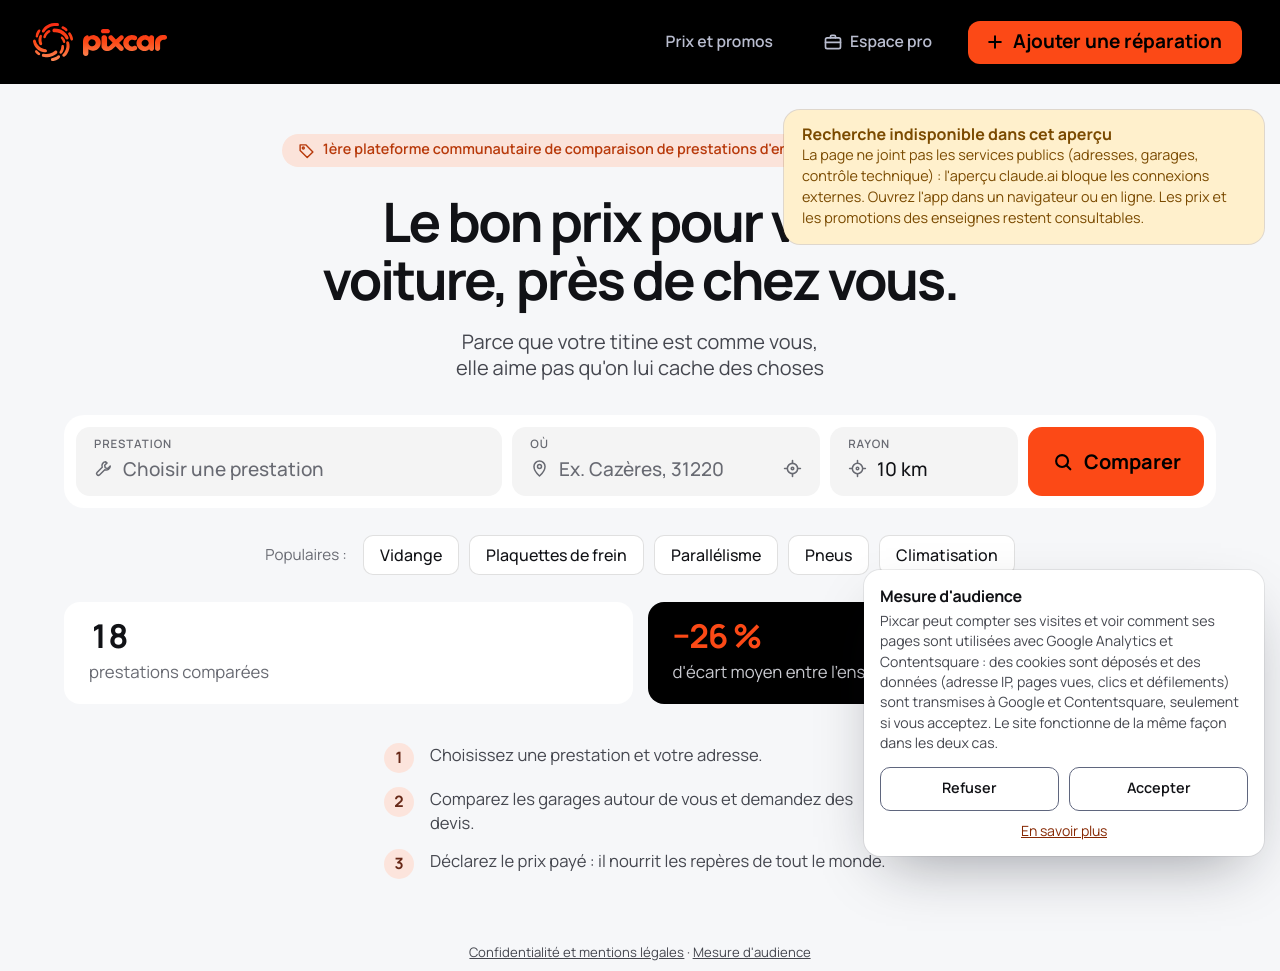
<file: index.html>
<!doctype html>
<html lang="fr">
<head>
<meta charset="utf-8">
<meta http-equiv="Content-Security-Policy" content="default-src 'self'; script-src 'self' https://cdnjs.cloudflare.com https://www.googletagmanager.com https://*.contentsquare.net https://app.contentsquare.com; style-src 'self' 'sha256-xHoKxdqKBMddWZZGVgS8UoK7ZZ8e0fPNa62vN9NZd34=' https://app.contentsquare.com; style-src-attr 'unsafe-inline'; img-src 'self' data: blob: https:; font-src 'self'; connect-src 'self' https://api.pixcar.fr https://data.geopf.fr https://overpass-api.de https://overpass.openstreetmap.fr https://recherche-entreprises.api.gouv.fr https://data.economie.gouv.fr https://query.wikidata.org https://*.google-analytics.com https://analytics.google.com https://*.analytics.google.com https://*.googletagmanager.com https://*.contentsquare.net https://*.contentsquare.com https://api.mapbox.com; worker-src 'self' blob:; manifest-src 'self'; object-src 'none'; base-uri 'none'; form-action 'self'">
<meta name="referrer" content="strict-origin-when-cross-origin">
<meta name="viewport" content="width=device-width,initial-scale=1,viewport-fit=cover">
<meta name="description" content="1ère plateforme communautaire de comparaison de prestations d'entretien et de réparation auto.">
<meta name="theme-color" content="#000000">
<meta name="pixcar-api" content="https://api.pixcar.fr">
<meta name="pixcar-analytics" content="G-LJ8B73BHHT">
<meta name="pixcar-contentsquare" content="cdb4789d71fe2">
<meta name="pixcar-garages" content="garages/">
<meta name="pixcar-mapbox" content="pk.eyJ1IjoiZnVsbHBvd2VyMDciLCJhIjoiY211d3J0dmpxMDBqazJ3c2xteW1mNWZ1eCJ9.ddBJGSdp0-tfJC0aBPJAYA" data-style="fullpower07/cmwesr36m00ia01s8hmljghfn" data-enrich="map">
<title>Pixcar</title>
<link rel="preconnect" href="https://data.geopf.fr" crossorigin>
<link rel="preconnect" href="https://api.pixcar.fr" crossorigin>
<link rel="icon" href="favicon.ico" sizes="48x48">
<link rel="icon" type="image/svg+xml" href="favicon.svg">
<link rel="apple-touch-icon" href="apple-touch-icon.png">
<link rel="preload" href="assets/fonts/manrope-latin.a30ddcd349.woff2" as="font" type="font/woff2" crossorigin>
<style>@font-face{font-family:Manrope Fallback;font-style:normal;font-weight:200 599;src:local("Arial"),local("ArialMT"),local("Liberation Sans"),local("LiberationSans"),local("Arimo"),local("Helvetica");size-adjust:104%;ascent-override:102.5%;descent-override:28.85%;line-gap-override:0%}@font-face{font-family:Manrope Fallback;font-style:normal;font-weight:600 800;src:local("Arial Bold"),local("Arial-BoldMT"),local("Liberation Sans Bold"),local("LiberationSans-Bold"),local("Arimo Bold"),local("Helvetica Bold");size-adjust:102%;ascent-override:104.51%;descent-override:29.41%;line-gap-override:0%}@font-face{font-family:Manrope;font-style:normal;font-weight:200 800;font-display:swap;src:url(assets/fonts/manrope-latin.a30ddcd349.woff2) format("woff2");unicode-range:U+0000-00FF,U+0131,U+0152-0153,U+02BB-02BC,U+02C6,U+02DA,U+02DC,U+0304,U+0308,U+0329,U+2000-206F,U+20AC,U+2122,U+2191,U+2193,U+2212,U+2215,U+FEFF,U+FFFD}@font-face{font-family:Manrope;font-style:normal;font-weight:200 800;font-display:swap;src:url(assets/fonts/manrope-latin-ext.3911b66d9f.woff2) format("woff2");unicode-range:U+0100-02BA,U+02BD-02C5,U+02C7-02CC,U+02CE-02D7,U+02DD-02FF,U+0304,U+0308,U+0329,U+1D00-1DBF,U+1E00-1E9F,U+1EF2-1EFF,U+2020,U+20A0-20AB,U+20AD-20C4,U+2113,U+2C60-2C7F,U+A720-A7FF}.leaflet-pane,.leaflet-tile,.leaflet-marker-icon,.leaflet-marker-shadow,.leaflet-tile-container,.leaflet-pane>svg,.leaflet-pane>canvas,.leaflet-zoom-box,.leaflet-image-layer,.leaflet-layer{position:absolute;left:0;top:0}.leaflet-container{overflow:hidden}.leaflet-tile,.leaflet-marker-icon,.leaflet-marker-shadow{-webkit-user-select:none;-moz-user-select:none;user-select:none;-webkit-user-drag:none}.leaflet-tile::selection{background:transparent}.leaflet-safari .leaflet-tile{image-rendering:-webkit-optimize-contrast}.leaflet-safari .leaflet-tile-container{width:1600px;height:1600px;-webkit-transform-origin:0 0}.leaflet-marker-icon,.leaflet-marker-shadow{display:block}.leaflet-container .leaflet-overlay-pane svg{max-width:none!important;max-height:none!important}.leaflet-container .leaflet-marker-pane img,.leaflet-container .leaflet-shadow-pane img,.leaflet-container .leaflet-tile-pane img,.leaflet-container img.leaflet-image-layer,.leaflet-container .leaflet-tile{max-width:none!important;max-height:none!important;width:auto;padding:0}.leaflet-container img.leaflet-tile{mix-blend-mode:plus-lighter}.leaflet-container.leaflet-touch-zoom{-ms-touch-action:pan-x pan-y;touch-action:pan-x pan-y}.leaflet-container.leaflet-touch-drag{-ms-touch-action:pinch-zoom;touch-action:none;touch-action:pinch-zoom}.leaflet-container.leaflet-touch-drag.leaflet-touch-zoom{-ms-touch-action:none;touch-action:none}.leaflet-container{-webkit-tap-highlight-color:transparent}.leaflet-container a{-webkit-tap-highlight-color:rgba(51,181,229,.4)}.leaflet-tile{filter:inherit;visibility:hidden}.leaflet-tile-loaded{visibility:inherit}.leaflet-zoom-box{width:0;height:0;-moz-box-sizing:border-box;box-sizing:border-box;z-index:800}.leaflet-overlay-pane svg{-moz-user-select:none}.leaflet-pane{z-index:400}.leaflet-tile-pane{z-index:200}.leaflet-overlay-pane{z-index:400}.leaflet-shadow-pane{z-index:500}.leaflet-marker-pane{z-index:600}.leaflet-tooltip-pane{z-index:650}.leaflet-popup-pane{z-index:700}.leaflet-map-pane canvas{z-index:100}.leaflet-map-pane svg{z-index:200}.leaflet-vml-shape{width:1px;height:1px}.lvml{behavior:url(#default#VML);display:inline-block;position:absolute}.leaflet-control{position:relative;z-index:800;pointer-events:visiblePainted;pointer-events:auto}.leaflet-top,.leaflet-bottom{position:absolute;z-index:1000;pointer-events:none}.leaflet-top{top:0}.leaflet-right{right:0}.leaflet-bottom{bottom:0}.leaflet-left{left:0}.leaflet-control{float:left;clear:both}.leaflet-right .leaflet-control{float:right}.leaflet-top .leaflet-control{margin-top:10px}.leaflet-bottom .leaflet-control{margin-bottom:10px}.leaflet-left .leaflet-control{margin-left:10px}.leaflet-right .leaflet-control{margin-right:10px}.leaflet-fade-anim .leaflet-popup{opacity:0;-webkit-transition:opacity .2s linear;-moz-transition:opacity .2s linear;transition:opacity .2s linear}.leaflet-fade-anim .leaflet-map-pane .leaflet-popup{opacity:1}.leaflet-zoom-animated{-webkit-transform-origin:0 0;-ms-transform-origin:0 0;transform-origin:0 0}svg.leaflet-zoom-animated{will-change:transform}.leaflet-zoom-anim .leaflet-zoom-animated{-webkit-transition:-webkit-transform .25s cubic-bezier(0,0,.25,1);-moz-transition:-moz-transform .25s cubic-bezier(0,0,.25,1);transition:transform .25s cubic-bezier(0,0,.25,1)}.leaflet-zoom-anim .leaflet-tile,.leaflet-pan-anim .leaflet-tile{-webkit-transition:none;-moz-transition:none;transition:none}.leaflet-zoom-anim .leaflet-zoom-hide{visibility:hidden}.leaflet-interactive{cursor:pointer}.leaflet-grab{cursor:-webkit-grab;cursor:-moz-grab;cursor:grab}.leaflet-crosshair,.leaflet-crosshair .leaflet-interactive{cursor:crosshair}.leaflet-popup-pane,.leaflet-control{cursor:auto}.leaflet-dragging .leaflet-grab,.leaflet-dragging .leaflet-grab .leaflet-interactive,.leaflet-dragging .leaflet-marker-draggable{cursor:move;cursor:-webkit-grabbing;cursor:-moz-grabbing;cursor:grabbing}.leaflet-marker-icon,.leaflet-marker-shadow,.leaflet-image-layer,.leaflet-pane>svg path,.leaflet-tile-container{pointer-events:none}.leaflet-marker-icon.leaflet-interactive,.leaflet-image-layer.leaflet-interactive,.leaflet-pane>svg path.leaflet-interactive,svg.leaflet-image-layer.leaflet-interactive path{pointer-events:visiblePainted;pointer-events:auto}.leaflet-container{background:#ddd;outline-offset:1px}.leaflet-container a{color:#0078a8}.leaflet-zoom-box{border:2px dotted #38f;background:#ffffff80}.leaflet-container{font-family:Helvetica Neue,Arial,Helvetica,sans-serif;font-size:12px;font-size:.75rem;line-height:1.5}.leaflet-bar{box-shadow:0 1px 5px #000000a6;border-radius:4px}.leaflet-bar a{background-color:#fff;border-bottom:1px solid #ccc;width:26px;height:26px;line-height:26px;display:block;text-align:center;text-decoration:none;color:#000}.leaflet-bar a,.leaflet-control-layers-toggle{background-position:50% 50%;background-repeat:no-repeat;display:block}.leaflet-bar a:hover,.leaflet-bar a:focus{background-color:#f4f4f4}.leaflet-bar a:first-child{border-top-left-radius:4px;border-top-right-radius:4px}.leaflet-bar a:last-child{border-bottom-left-radius:4px;border-bottom-right-radius:4px;border-bottom:none}.leaflet-bar a.leaflet-disabled{cursor:default;background-color:#f4f4f4;color:#bbb}.leaflet-touch .leaflet-bar a{width:30px;height:30px;line-height:30px}.leaflet-touch .leaflet-bar a:first-child{border-top-left-radius:2px;border-top-right-radius:2px}.leaflet-touch .leaflet-bar a:last-child{border-bottom-left-radius:2px;border-bottom-right-radius:2px}.leaflet-control-zoom-in,.leaflet-control-zoom-out{font:700 18px Lucida Console,Monaco,monospace;text-indent:1px}.leaflet-touch .leaflet-control-zoom-in,.leaflet-touch .leaflet-control-zoom-out{font-size:22px}.leaflet-control-layers{box-shadow:0 1px 5px #0006;background:#fff;border-radius:5px}.leaflet-control-layers-toggle{background-image:url(images/layers.png);width:36px;height:36px}.leaflet-retina .leaflet-control-layers-toggle{background-image:url(images/layers-2x.png);background-size:26px 26px}.leaflet-touch .leaflet-control-layers-toggle{width:44px;height:44px}.leaflet-control-layers .leaflet-control-layers-list,.leaflet-control-layers-expanded .leaflet-control-layers-toggle{display:none}.leaflet-control-layers-expanded .leaflet-control-layers-list{display:block;position:relative}.leaflet-control-layers-expanded{padding:6px 10px 6px 6px;color:#333;background:#fff}.leaflet-control-layers-scrollbar{overflow-y:scroll;overflow-x:hidden;padding-right:5px}.leaflet-control-layers-selector{margin-top:2px;position:relative;top:1px}.leaflet-control-layers label{display:block;font-size:13px;font-size:1.08333em}.leaflet-control-layers-separator{height:0;border-top:1px solid #ddd;margin:5px -10px 5px -6px}.leaflet-default-icon-path{background-image:url(images/marker-icon.png)}.leaflet-container .leaflet-control-attribution{background:#fff;background:#fffc;margin:0}.leaflet-control-attribution,.leaflet-control-scale-line{padding:0 5px;color:#333;line-height:1.4}.leaflet-control-attribution a{text-decoration:none}.leaflet-control-attribution a:hover,.leaflet-control-attribution a:focus{text-decoration:underline}.leaflet-attribution-flag{display:inline!important;vertical-align:baseline!important;width:1em;height:.6669em}.leaflet-left .leaflet-control-scale{margin-left:5px}.leaflet-bottom .leaflet-control-scale{margin-bottom:5px}.leaflet-control-scale-line{border:2px solid #777;border-top:none;line-height:1.1;padding:2px 5px 1px;white-space:nowrap;-moz-box-sizing:border-box;box-sizing:border-box;background:#fffc;text-shadow:1px 1px #fff}.leaflet-control-scale-line:not(:first-child){border-top:2px solid #777;border-bottom:none;margin-top:-2px}.leaflet-control-scale-line:not(:first-child):not(:last-child){border-bottom:2px solid #777}.leaflet-touch .leaflet-control-attribution,.leaflet-touch .leaflet-control-layers,.leaflet-touch .leaflet-bar{box-shadow:none}.leaflet-touch .leaflet-control-layers,.leaflet-touch .leaflet-bar{border:2px solid rgba(0,0,0,.2);background-clip:padding-box}.leaflet-popup{position:absolute;text-align:center;margin-bottom:20px}.leaflet-popup-content-wrapper{padding:1px;text-align:left;border-radius:12px}.leaflet-popup-content{margin:13px 24px 13px 20px;line-height:1.3;font-size:13px;font-size:1.08333em;min-height:1px}.leaflet-popup-content p{margin:1.3em 0}.leaflet-popup-tip-container{width:40px;height:20px;position:absolute;left:50%;margin-top:-1px;margin-left:-20px;overflow:hidden;pointer-events:none}.leaflet-popup-tip{width:17px;height:17px;padding:1px;margin:-10px auto 0;pointer-events:auto;-webkit-transform:rotate(45deg);-moz-transform:rotate(45deg);-ms-transform:rotate(45deg);transform:rotate(45deg)}.leaflet-popup-content-wrapper,.leaflet-popup-tip{background:#fff;color:#333;box-shadow:0 3px 14px #0006}.leaflet-container a.leaflet-popup-close-button{position:absolute;top:0;right:0;border:none;text-align:center;width:24px;height:24px;font:16px/24px Tahoma,Verdana,sans-serif;color:#757575;text-decoration:none;background:transparent}.leaflet-container a.leaflet-popup-close-button:hover,.leaflet-container a.leaflet-popup-close-button:focus{color:#585858}.leaflet-popup-scrolled{overflow:auto}.leaflet-oldie .leaflet-popup-content-wrapper{-ms-zoom:1}.leaflet-oldie .leaflet-popup-tip{width:24px;margin:0 auto;-ms-filter:"progid:DXImageTransform.Microsoft.Matrix(M11=0.70710678, M12=0.70710678, M21=-0.70710678, M22=0.70710678)";filter:progid:DXImageTransform.Microsoft.Matrix(M11=.70710678,M12=.70710678,M21=-.70710678,M22=.70710678)}.leaflet-oldie .leaflet-control-zoom,.leaflet-oldie .leaflet-control-layers,.leaflet-oldie .leaflet-popup-content-wrapper,.leaflet-oldie .leaflet-popup-tip{border:1px solid #999}.leaflet-div-icon{background:#fff;border:1px solid #666}.leaflet-tooltip{position:absolute;padding:6px;background-color:#fff;border:1px solid #fff;border-radius:3px;color:#222;white-space:nowrap;-webkit-user-select:none;-moz-user-select:none;-ms-user-select:none;user-select:none;pointer-events:none;box-shadow:0 1px 3px #0006}.leaflet-tooltip.leaflet-interactive{cursor:pointer;pointer-events:auto}.leaflet-tooltip-top:before,.leaflet-tooltip-bottom:before,.leaflet-tooltip-left:before,.leaflet-tooltip-right:before{position:absolute;pointer-events:none;border:6px solid transparent;background:transparent;content:""}.leaflet-tooltip-bottom{margin-top:6px}.leaflet-tooltip-top{margin-top:-6px}.leaflet-tooltip-bottom:before,.leaflet-tooltip-top:before{left:50%;margin-left:-6px}.leaflet-tooltip-top:before{bottom:0;margin-bottom:-12px;border-top-color:#fff}.leaflet-tooltip-bottom:before{top:0;margin-top:-12px;margin-left:-6px;border-bottom-color:#fff}.leaflet-tooltip-left{margin-left:-6px}.leaflet-tooltip-right{margin-left:6px}.leaflet-tooltip-left:before,.leaflet-tooltip-right:before{top:50%;margin-top:-6px}.leaflet-tooltip-left:before{right:0;margin-right:-12px;border-left-color:#fff}.leaflet-tooltip-right:before{left:0;margin-left:-12px;border-right-color:#fff}@media print{.leaflet-control{-webkit-print-color-adjust:exact;print-color-adjust:exact}}:root{color-scheme:light;--px-mint: #FB8855;--px-lime: #FC4916;--px-ice: #F4F5FA;--canvas: #F6F7F9;--glass: linear-gradient(155deg, rgba(255, 255, 255, .97) 0%, rgba(250, 250, 249, .96) 100%);--glass-flat: rgba(255, 255, 255, .92);--rail-bg: #000000;--nav-bg: rgba(0, 0, 0, .94);--topbar-bg: #000000;--chrome-ink: #f4f5fa;--chrome-ink-2: #b9bdcf;--chrome-hover: rgba(255, 255, 255, .1);--card: #ffffff;--card-2: #f2f4f5;--hair: rgba(17, 18, 22, .07);--line: rgba(17, 18, 22, .13);--line-strong: #5f667e;--ink: #111216;--ink-2: #45474f;--ink-3: #686a72;--accent: #b83a0b;--accent-soft: #fbe3da;--accent-strong: #9d330e;--accent-ink: #862803;--promo-bg: #0a7d1a;--promo-fg: #ffffff;--promo-soft: #dff5e1;--promo-ink: #0b6a18;--mint-soft: #dce7ff;--mint-ink: #0a3fa6;--amber-soft: #fff0cc;--amber-ink: #7a4a00;--red: #b3101a;--star: #f5b800;--star-off: #dbdee4;--star-edge: #7e8186;--btn: #FC4916;--on-btn: #000000;--on-btn-2: #111216;--focus: #0659E5;--scrim: rgba(16, 18, 31, .46);--flash-ring: rgba(229, 68, 11, .3);--map-bg: #e7eaf0;--map-edge: rgba(16, 18, 31, .08);--map-park: #d7e6d3;--map-water: #cbddea;--map-road: #ffffff;--map-filter: grayscale(.75) brightness(1.03) contrast(.93);--mk-priced: #000000;--mk-none: #8e94aa;--mk-sel: #E5440B;--mk-user: #ffffff;--mk-user-ring: #000000;--mk-ring: #ffffff;--tip-bg: #000000;--tip-fg: #ffffff;--ld-road: #000000;--ld-edge: transparent;--ld-line: #F4F5FA;--ld-car: #FC4916;--ld-deep: #000000;--shadow-sm: 0 1px 2px rgba(16, 18, 31, .05), 0 6px 18px -10px rgba(16, 18, 31, .16);--shadow-md: 0 12px 30px -14px rgba(16, 18, 31, .3);--shadow-lg: 0 24px 60px -22px rgba(16, 18, 31, .42);--plate: transparent;--chev: url("data:image/svg+xml,%3Csvg xmlns='http://www.w3.org/2000/svg' viewBox='0 0 24 24' fill='none' stroke='%2310121F' stroke-width='2.2' stroke-linecap='round' stroke-linejoin='round'%3E%3Cpath d='m6 9 6 6 6-6'/%3E%3C/svg%3E");--r-xl: 16px;--r-lg: 16px;--r-md: 12px;--r-sm: 10px;--seg-bg: #f4f4f4;--pill-bg: #f2f4f5;--thead-bg: #f8fafb;--row-line: #eef0f2;--row-hover: #fafbfc;--best-bg: #fef6f2;--track: #eceef0;--bar: #000000;--act-bg: #000000;--act-ink: #ffffff;--note-bg: #f3f5f7;--note-ink: #48494d;--stat-dark: #000000;--stat-dark-ink: #c9cad0;--step-bg: #fce4dc;--step-ink: #672817;--tile-blue: #e2edfb;--tile-blue-ink: #214185;--tile-orange: #fee5d9;--tile-orange-ink: #7c2704;--tile-gray: #eaebe6;--tile-gray-ink: #252621;--font: "Manrope", "Manrope Fallback", system-ui, -apple-system, "Segoe UI", Roboto, "Helvetica Neue", Arial, sans-serif}@media(prefers-contrast:more){:root{--ink: #000000;--ink-2: #161b16;--ink-3: #1f261f;--line-strong: #1f261f;--line: #1f261f;--hair: #1f261f;--glass: #ffffff;--glass-flat: #ffffff;--accent: #862803;--nav-bg: #000000;--topbar-bg: #000000}}*,:before,:after{box-sizing:border-box}[hidden]{display:none!important}html{-webkit-text-size-adjust:100%;scroll-padding-top:84px}body{margin:0;min-height:100vh;min-height:100dvh;color:var(--ink);font:400 1rem/1.5 var(--font);-webkit-font-smoothing:antialiased;text-rendering:geometricPrecision;background:var(--canvas)}a{color:var(--accent);text-underline-offset:3px;text-decoration-thickness:1px}button{font:inherit;color:inherit;cursor:pointer}input,select,textarea{font:inherit}h1,h2,h3{text-wrap:balance;letter-spacing:-.015em}:focus-visible{outline:3px solid var(--focus);outline-offset:2px}.sr-only{position:absolute!important;width:1px;height:1px;padding:0;margin:-1px;overflow:hidden;clip:rect(0 0 0 0);white-space:nowrap;border:0}.ic{width:20px;height:20px;flex:none;fill:none;stroke:currentColor;stroke-width:2;stroke-linecap:round;stroke-linejoin:round}.skip{position:fixed;left:16px;top:-80px;z-index:5000;padding:12px 20px;border-radius:999px;background:var(--btn);color:var(--on-btn-2);font-weight:700;text-decoration:none;transition:top .15s}.skip:focus{top:12px}.app{position:relative}.topbar{position:sticky;top:0;z-index:60;padding-top:env(safe-area-inset-top,0px);background:var(--topbar-bg);color:var(--chrome-ink)}.topbar :focus-visible{outline-color:var(--px-lime)}.topbar-in{display:flex;align-items:center;gap:8px;min-height:64px;padding:10px}.brand{display:flex;align-items:center;gap:7px;margin-right:auto;padding:7px 10px 7px 7px;border-radius:10px;background:var(--plate);color:inherit;text-decoration:none;white-space:nowrap}.brand-mark{flex:none;display:grid;place-items:center;width:28px;height:28px}.brand-mark svg{display:block;width:100%;height:100%;fill:url(#px-grad) var(--px-lime)}.px-word{display:block;flex:none;aspect-ratio:1135 / 366;background:url("data:image/svg+xml,<svg xmlns='http://www.w3.org/2000/svg' viewBox='0 0 1135 366'><linearGradient id='g' gradientUnits='userSpaceOnUse' x1='0' y1='-40.9' x2='0' y2='392.9'><stop offset='0' stop-color='%23F82B15'/><stop offset='.5' stop-color='%23FC4916'/><stop offset='1' stop-color='%23FB8855'/></linearGradient><path fill='url(%23g)' d='M268.5 0.1 337.5 0 345.5 2.1 358 12.5 361.9 19.5 364 27.5 361.9 40.5 354.5 50.9 344.5 56.8 337.5 58.8 268.5 59 261.5 56.8 255 53.5 246.1 44.5 242.1 34.5 242 26.5 247.1 13.5 252.5 8 261.5 2.1ZM657.5 81.2 688.5 84.2 703.5 89.2 715.5 95.1 724 101.5 727.9 106.5 732 118.5 730.8 129.5 726.9 137.5 715.5 148.9 706.5 152.8 695.5 154 673.5 146.2 650.5 147.2 640.5 151.1 630 159.5 624.1 166.5 618.2 180.5 617 196.5 621.2 210.5 628 220.5 639.5 229.9 655.5 235.9 671.5 236 677.5 234.9 692.5 227.1 703.5 226.1 717.5 232.1 724.5 238 728.8 244.5 732 255.5 730.8 265.5 726.9 274.5 721.5 280 701.5 291.9 672.5 299 650.5 299 627.5 294.9 605.5 285.9 587.5 274.9 569.5 258 558.1 242.5 548.2 220.5 544 202.5 544 178.5 548.2 160.5 557.1 139.5 568 124.5 590.5 104.1 611.5 92.2 639.5 83.2ZM1075.5 81.2 1102.5 81 1114.5 83.2 1120.5 86.1 1128.9 94.5 1133.9 103.5 1135 109.5 1133.9 120.5 1128.9 130.5 1120.5 138.9 1103.5 145.8 1082.5 146 1070.5 149.2 1062 154.5 1053.1 163.5 1045.2 177.5 1042 189.5 1042 266.5 1039.8 274.5 1033.5 285 1025.5 291.9 1012.5 297 997.5 295.9 989.5 291.9 980.5 283 975.2 273.5 974 268.5 973 181.5 975.2 163.5 980.2 145.5 987.1 131.5 997.5 117 1016.5 100.1 1037.5 89.2 1049.5 85.2ZM124.5 83.2 148.5 83 175.5 90.2 198.5 103.1 220.9 125.5 231.9 144.5 236.9 157.5 240 172.5 240 199.5 232.9 226.5 219.9 249.5 203 268.5 187.5 279.9 159.5 291.9 141.5 295 126.5 295 112.5 292.9 90.5 284.9 73.5 273.4 73 332.5 67.9 348.5 59 358.5 51.5 362.9 38.5 366 24.5 363.9 15 358.5 6.1 348.5 2.1 340.5 0 329.5 0 181.5 1 156.5 6.1 133.5 12.1 119.5 18.5 110 30.5 98.1 45.5 89.2 56.5 86 62.5 86.2 69.5 89.1 75.9 95.5 76.5 105.6 99.5 91.2ZM280.5 83.2 293.5 83.2 306.5 88.1 316.5 97 322.9 108.5 325 117.5 325 223.5 330 232.5 340.5 237 350.5 234.9 356 230.5 399.9 187.5 392 177.5 348.5 133 345.1 127.5 343 119.5 344.1 107.5 349.1 97.5 356.5 90.1 370.5 84 389.5 86.2 403 97.5 444.5 141.7 500.5 91.1 511.5 86.2 524.5 85 529.5 86.2 539.5 92.1 545.9 99.5 549.8 109.5 550 121.5 546.9 129.5 541.8 136.5 489 187.5 498 198.5 540.5 242 546.9 250.5 549.8 259.5 550 270.5 544.9 283.5 536.5 291.9 528.5 295.9 523.5 297 506.5 295.9 496.5 290 440.5 233.4 391.5 277.9 364.5 292.9 355.5 295.9 340.5 299 312.5 297.9 297.5 293.9 283.5 286.9 273.5 279.9 258.1 262.5 253.1 252.5 250 241.5 250 112.5 254.1 101.5 262.5 92 273.5 85.2ZM827.5 83.2 844.5 83 861.5 86.2 879.5 94.1 893.5 104.8 895.9 103.5 900 96.5 909.5 88.1 919.5 84.2 932.5 84 946.5 90.1 956.9 101.5 960 110.5 960 268.5 954.9 281.5 948 289.5 941.5 293.9 932.5 297 915.5 295.9 903 287.5 894.5 274.5 876.5 288.9 859.5 295.9 844.5 299 823.5 299 810.5 296.9 793.5 291.9 768.5 277.9 753.5 265 738.1 244.5 729.2 225.5 723 199.5 723 185.5 726.2 167.5 736.1 142.5 752 120.5 775.5 101.1 797.5 90.2 813.5 85.2ZM117.5 140.2 105.5 143.2 97.5 147.1 84.5 158 79.1 165.5 74.1 177.5 73 193.5 79.1 210.5 91.5 223.9 101.5 229.9 110.5 232.9 127.5 234 139.5 230.9 147.5 226.9 162.5 213 169.9 197.5 171 179.5 165.9 164.5 153.5 150.1 134.5 141.2ZM829.5 146.2 814.5 152.1 806 158.5 800.1 165.5 795.2 173.5 792.2 183.5 792.2 199.5 799.1 215.5 807.5 225 815.5 230.9 833.5 237 851.5 235.9 869.5 226.9 882.9 211.5 888 195.5 886.8 181.5 877.9 163.5 866.5 153.1 856.5 148.2 848.5 146.2Z'/></svg>") center / contain no-repeat}.px-word.ink{background-image:url("data:image/svg+xml,<svg xmlns='http://www.w3.org/2000/svg' viewBox='0 0 1135 366'><path fill='%23000' d='M268.5 0.1 337.5 0 345.5 2.1 358 12.5 361.9 19.5 364 27.5 361.9 40.5 354.5 50.9 344.5 56.8 337.5 58.8 268.5 59 261.5 56.8 255 53.5 246.1 44.5 242.1 34.5 242 26.5 247.1 13.5 252.5 8 261.5 2.1ZM657.5 81.2 688.5 84.2 703.5 89.2 715.5 95.1 724 101.5 727.9 106.5 732 118.5 730.8 129.5 726.9 137.5 715.5 148.9 706.5 152.8 695.5 154 673.5 146.2 650.5 147.2 640.5 151.1 630 159.5 624.1 166.5 618.2 180.5 617 196.5 621.2 210.5 628 220.5 639.5 229.9 655.5 235.9 671.5 236 677.5 234.9 692.5 227.1 703.5 226.1 717.5 232.1 724.5 238 728.8 244.5 732 255.5 730.8 265.5 726.9 274.5 721.5 280 701.5 291.9 672.5 299 650.5 299 627.5 294.9 605.5 285.9 587.5 274.9 569.5 258 558.1 242.5 548.2 220.5 544 202.5 544 178.5 548.2 160.5 557.1 139.5 568 124.5 590.5 104.1 611.5 92.2 639.5 83.2ZM1075.5 81.2 1102.5 81 1114.5 83.2 1120.5 86.1 1128.9 94.5 1133.9 103.5 1135 109.5 1133.9 120.5 1128.9 130.5 1120.5 138.9 1103.5 145.8 1082.5 146 1070.5 149.2 1062 154.5 1053.1 163.5 1045.2 177.5 1042 189.5 1042 266.5 1039.8 274.5 1033.5 285 1025.5 291.9 1012.5 297 997.5 295.9 989.5 291.9 980.5 283 975.2 273.5 974 268.5 973 181.5 975.2 163.5 980.2 145.5 987.1 131.5 997.5 117 1016.5 100.1 1037.5 89.2 1049.5 85.2ZM124.5 83.2 148.5 83 175.5 90.2 198.5 103.1 220.9 125.5 231.9 144.5 236.9 157.5 240 172.5 240 199.5 232.9 226.5 219.9 249.5 203 268.5 187.5 279.9 159.5 291.9 141.5 295 126.5 295 112.5 292.9 90.5 284.9 73.5 273.4 73 332.5 67.9 348.5 59 358.5 51.5 362.9 38.5 366 24.5 363.9 15 358.5 6.1 348.5 2.1 340.5 0 329.5 0 181.5 1 156.5 6.1 133.5 12.1 119.5 18.5 110 30.5 98.1 45.5 89.2 56.5 86 62.5 86.2 69.5 89.1 75.9 95.5 76.5 105.6 99.5 91.2ZM280.5 83.2 293.5 83.2 306.5 88.1 316.5 97 322.9 108.5 325 117.5 325 223.5 330 232.5 340.5 237 350.5 234.9 356 230.5 399.9 187.5 392 177.5 348.5 133 345.1 127.5 343 119.5 344.1 107.5 349.1 97.5 356.5 90.1 370.5 84 389.5 86.2 403 97.5 444.5 141.7 500.5 91.1 511.5 86.2 524.5 85 529.5 86.2 539.5 92.1 545.9 99.5 549.8 109.5 550 121.5 546.9 129.5 541.8 136.5 489 187.5 498 198.5 540.5 242 546.9 250.5 549.8 259.5 550 270.5 544.9 283.5 536.5 291.9 528.5 295.9 523.5 297 506.5 295.9 496.5 290 440.5 233.4 391.5 277.9 364.5 292.9 355.5 295.9 340.5 299 312.5 297.9 297.5 293.9 283.5 286.9 273.5 279.9 258.1 262.5 253.1 252.5 250 241.5 250 112.5 254.1 101.5 262.5 92 273.5 85.2ZM827.5 83.2 844.5 83 861.5 86.2 879.5 94.1 893.5 104.8 895.9 103.5 900 96.5 909.5 88.1 919.5 84.2 932.5 84 946.5 90.1 956.9 101.5 960 110.5 960 268.5 954.9 281.5 948 289.5 941.5 293.9 932.5 297 915.5 295.9 903 287.5 894.5 274.5 876.5 288.9 859.5 295.9 844.5 299 823.5 299 810.5 296.9 793.5 291.9 768.5 277.9 753.5 265 738.1 244.5 729.2 225.5 723 199.5 723 185.5 726.2 167.5 736.1 142.5 752 120.5 775.5 101.1 797.5 90.2 813.5 85.2ZM117.5 140.2 105.5 143.2 97.5 147.1 84.5 158 79.1 165.5 74.1 177.5 73 193.5 79.1 210.5 91.5 223.9 101.5 229.9 110.5 232.9 127.5 234 139.5 230.9 147.5 226.9 162.5 213 169.9 197.5 171 179.5 165.9 164.5 153.5 150.1 134.5 141.2ZM829.5 146.2 814.5 152.1 806 158.5 800.1 165.5 795.2 173.5 792.2 183.5 792.2 199.5 799.1 215.5 807.5 225 815.5 230.9 833.5 237 851.5 235.9 869.5 226.9 882.9 211.5 888 195.5 886.8 181.5 877.9 163.5 866.5 153.1 856.5 148.2 848.5 146.2Z'/></svg>")}.brand-word{height:19px}.add-btn{display:inline-flex;align-items:center;gap:5px;min-height:44px;padding:0 12px 0 10px;border:0;border-radius:12px;background:var(--btn);color:var(--on-btn);font:700 1.19rem/1 var(--font);white-space:nowrap}.add-btn:hover{filter:brightness(1.06)}.add-btn .ic{width:18px;height:18px;stroke-width:2.4}.add-btn .lbl-long,.tab .lbl-long{display:none}.tabs{flex:none;display:flex}.tab{display:flex;align-items:center;justify-content:center;min-height:44px;padding:0 12px;border:2px solid var(--btn);border-radius:12px;background:var(--topbar-bg);color:var(--chrome-ink);text-decoration:none;font:700 .94rem/1 var(--font);white-space:nowrap}.tab .ic,.tab[aria-current=page]{display:none}@media(hover:hover){.tab:hover{background:var(--chrome-hover)}}.tab-pro{flex:none;gap:7px;padding:0 11px;border-color:#f4f5fa59}.tab-pro .ic{display:block;width:20px;height:20px}.tab-pro .tab-label{position:absolute;width:1px;height:1px;overflow:hidden;clip-path:inset(50%);white-space:nowrap}@media(max-width:439px){.topbar-in:has(.tab-pro){gap:6px}.topbar-in:has(.tab-pro) .add-btn .ic{display:none}.tab-pro{padding:0 9px}}@media(min-width:1280px){.tab-pro .tab-label{position:static;width:auto;height:auto;overflow:visible;clip-path:none}}@media(min-width:560px){.add-btn .lbl-long,.tab .lbl-long{display:inline}.add-btn .lbl-short,.tab .lbl-short{display:none}}@media(max-width:379px){.brand .brand-word{display:none}.brand{padding:6px}}@media(max-width:339px){.add-btn .ic{display:none}.add-btn,.tab{padding:0 11px}}@media(min-width:1024px){.topbar-in{position:relative;min-height:84px;padding:0 38px 0 22px;gap:22px}body:is(.has-results,.in-search)[data-screen=garages] .topbar-in{min-height:96px}.brand{gap:10px;padding:9px 16px 9px 11px}.brand-mark{width:40px;height:40px}.brand-word{height:27px}.add-btn{gap:8px;min-height:43px;padding:0 20px 0 17px}.add-btn .ic{width:20px;height:20px}.tab{min-height:43px;padding:0 14px;border:0;background:none;color:var(--chrome-ink-2);font:600 .98rem/1.1 var(--font)}.tab:hover{background:var(--chrome-hover);color:var(--chrome-ink)}}main{padding-bottom:calc(96px + env(safe-area-inset-bottom,0px))}.view{max-width:48rem;margin:0 auto;padding:6px 16px 0;display:grid;grid-template-columns:minmax(0,1fr);gap:16px}.view-head{display:flex;flex-wrap:wrap;align-items:flex-end;justify-content:space-between;gap:14px 20px;padding-top:6px}.view-head h1{margin:0;font:700 clamp(1.7rem,5vw,2.4rem) / 1.08 var(--font);letter-spacing:-.035em}.view-head p{margin:.5rem 0 0;color:var(--ink-3);max-width:40rem;font-size:.95rem}.banner{width:calc(100% - 32px);max-width:46rem;margin:12px auto 0;padding:14px 18px;border-radius:var(--r-lg);background:var(--amber-soft);color:var(--amber-ink);font-size:.9rem;line-height:1.45;box-shadow:0 0 0 1px #7a4a002e}.banner b{display:block;font:700 1rem/1.25 var(--font);margin-bottom:2px}.hero{display:grid;justify-items:center;text-align:center;padding-top:22px}.hero-tag{display:inline-flex;align-items:center;gap:8px;max-width:100%;margin:0;padding:7px 14px;border-radius:999px;background:var(--accent-soft);color:var(--accent);font:600 .86rem/1.3 var(--font)}.hero-tag .ic{width:17px;height:17px}.hero-title{margin:22px 0 0;max-width:8.76em;font:700 2.35rem/1.06 var(--font);letter-spacing:-.045em;color:var(--ink);text-wrap:balance}.hero-sub{margin:14px 0 0;color:var(--ink-2);font:400 1.05rem/1.3 var(--font)}.home-more{display:grid;gap:22px}.popular{display:flex;flex-wrap:wrap;align-items:center;justify-content:center;gap:8px 10px}.pop-lbl{color:var(--ink-3);font-size:.95rem}.pop{min-height:40px;padding:0 16px;border:1px solid var(--line);border-radius:10px;background:var(--card);color:var(--ink);font:500 1rem/1 var(--font)}.pop:hover{border-color:var(--ink)}.home-stats{display:grid;gap:14px}.hs-card{display:grid;gap:6px;margin:0;padding:22px 24px;border-radius:18px;background:var(--card)}.hs-card b{font:700 2.05rem/1 var(--font);letter-spacing:-.035em;font-variant-numeric:tabular-nums}.hs-card span{color:var(--ink-3);font-size:1rem}.hs-card.hs-dark{background:var(--stat-dark)}.hs-dark b{color:var(--px-lime)}.hs-dark span{color:var(--stat-dark-ink)}.steps{list-style:none;margin:0 auto;padding:0;display:grid;gap:14px;max-width:31rem}.steps li{display:flex;align-items:flex-start;gap:16px;font-size:1.04rem;line-height:1.45;color:var(--ink-2)}.steps b{flex:none;display:grid;place-items:center;width:30px;height:30px;border-radius:50%;background:var(--step-bg);color:var(--step-ink);font:700 .98rem/1 var(--font)}body:is(.has-results,.in-search) .hero,body:is(.has-results,.in-search) .home-more{display:none}.res-layout,body.has-results .search-h1{display:none}body:is(.has-results,.in-search) .res-layout{display:block}.panel-col{container:panel / inline-size;display:grid;grid-template-columns:minmax(0,1fr);align-content:start;gap:16px;min-width:0}.stage{display:none}.map-pane,.map-empty{position:absolute;inset:0}.map{position:absolute;inset:0;z-index:0;background:var(--map-bg)}#mapPane:not([hidden])~.map-empty{display:none}.map-empty{display:none}.mapbar.is-empty .dd-wrap:not(.dd-more),.mapbar.is-empty .sortbox{display:none}@media(max-width:1023px){body[data-screen=garages].is-map .stage{display:block;position:fixed;inset:0;z-index:20}body[data-screen=garages].is-map .panel-col{display:none}body[data-screen=garages].is-map .search{position:fixed;left:12px;right:12px;z-index:30;top:calc(env(safe-area-inset-top,0px) + 74px)}body[data-screen=garages].is-map main{padding-bottom:0}body.is-map .fab{bottom:auto;top:calc(env(safe-area-inset-top,0px) + 158px)}}.fab{position:fixed;left:50%;bottom:calc(22px + env(safe-area-inset-bottom,0px));transform:translate(-50%);z-index:65;display:inline-flex;align-items:center;min-height:54px;padding:0 30px;border:0;border-radius:16px;background:var(--btn);color:var(--on-btn);font:700 1.19rem/1 var(--font);box-shadow:0 16px 30px -12px #11121680,0 4px 12px #11121624}.fab .ic{display:none}@media(min-width:1024px){main{padding-bottom:0}.view:not(#view-garages){max-width:62rem;padding:44px 38px 72px}#view-garages{max-width:none;padding:0;display:block}.hero{padding-top:50px}.hero-tag{padding:7px 16px;font-size:.9rem}.hero-title{margin-top:26px;max-width:690px;font-size:3.4rem;line-height:1.07;letter-spacing:-.045em;text-wrap:wrap}.hero-sub{margin-top:20px;font-size:1.25rem}.home-more{width:min(72rem,calc(100% - 76px));margin:0 auto;padding-bottom:60px}.popular{gap:10px}.pop-lbl{margin-right:6px}.home-more{gap:27px}.home-stats{grid-template-columns:1fr 1fr;gap:15px}.hs-card{gap:7px;padding:18px 25px 19px;border-radius:16px}.hs-card span{font-size:1.05rem}.steps{max-width:32rem;margin-top:12px}body:is(.has-results,.in-search) .res-layout{--map-gap: 16px;display:grid;grid-template-columns:minmax(0,1fr) clamp(300px,calc(100vw - 900px),46vw);min-height:calc(100dvh - 96px)}.panel-col{padding:40px 38px 56px}.stage{display:block;position:sticky;top:calc(96px + var(--map-gap));height:calc(100dvh - 96px - 2 * var(--map-gap));margin:var(--map-gap) var(--map-gap) var(--map-gap) 0;border-radius:var(--r-xl);overflow:hidden;isolation:isolate;background:var(--map-bg);box-shadow:0 0 0 1px var(--map-edge),var(--shadow-md)}body.map-wide .stage{grid-column:2;margin-left:var(--map-gap)}.stage .leaflet-control-attribution{margin:0 12px 10px!important}.map-empty{display:grid;place-items:center;overflow:hidden;background:var(--map-bg)}body.map-wide .res-layout{grid-template-columns:0 minmax(0,1fr)}body.map-wide .panel-col{display:none}.card{scroll-margin-top:112px}.fab{display:none!important}.toast{top:auto!important;bottom:28px!important}body[data-screen=garages] .banner{position:fixed;z-index:55;top:110px;right:16px;width:auto;max-width:30rem;margin:0}}.field{position:relative;display:grid;gap:7px;min-width:0}.field>label,.lbl{font:700 .8rem/1.2 var(--font);letter-spacing:.01em;color:var(--ink-2)}.opt{font:500 .78rem/1 var(--font);color:var(--ink-3)}.hint{margin:0;color:var(--ink-3);font-size:.82rem;line-height:1.45}select,input[type=text],input[type=date],textarea{width:100%;min-width:0;font:inherit;font-size:1rem;color:var(--ink);background:var(--card);border:1.5px solid var(--line-strong);border-radius:var(--r-md);padding:.62rem .95rem;min-height:50px}textarea{min-height:92px;resize:vertical;line-height:1.45}input[type=date]{appearance:none;-webkit-appearance:none}select{appearance:none;-webkit-appearance:none;padding-right:2.7rem;background-image:var(--chev);background-position:right 14px center;background-size:20px 20px;background-repeat:no-repeat}:is(select,input,textarea):hover{border-color:var(--ink-2)}:is(select,input,textarea):focus-visible{border-color:var(--accent);outline-offset:1px}::placeholder{color:var(--ink-3);opacity:1}[aria-invalid=true]{border-color:var(--red)!important}.svc-select{font-weight:700;min-height:54px}.check{display:flex;gap:10px;align-items:flex-start;line-height:1.4;font-size:.92rem}.check input{width:20px;height:20px;margin:2px 0 0;accent-color:var(--ink);flex:none}.primary{display:inline-flex;align-items:center;justify-content:center;gap:10px;min-height:54px;padding:0 26px;border:0;border-radius:10px;background:var(--btn);color:var(--on-btn);font:700 1.19rem/1 var(--font);box-shadow:0 12px 24px -14px #0b0c1299;transition:transform .15s,box-shadow .15s}.primary:hover{transform:translateY(-1px);box-shadow:0 16px 28px -14px #0b0c12a6}.primary[disabled]{opacity:.7;cursor:progress;transform:none}.btn,.ghost{display:inline-flex;align-items:center;justify-content:center;gap:8px;min-height:44px;padding:0 18px;border:1.5px solid var(--line-strong);border-radius:10px;background:var(--card);color:var(--ink);font:600 .9rem/1 var(--font);text-decoration:none;white-space:nowrap;transition:border-color .15s,background .15s,transform .15s}.btn:hover,.ghost:hover{border-color:var(--ink)}.btn .ic{width:18px;height:18px}.btn.dark{background:var(--btn);border-color:var(--btn);color:var(--on-btn);font-size:1.19rem;font-weight:700}.btn.dark:hover{transform:translateY(-1px)}.linkish{background:none;border:0;padding:4px 0;min-height:32px;color:var(--accent);font:600 .9rem/1.2 var(--font);text-decoration:underline;text-underline-offset:3px}.search{position:relative;z-index:5;display:grid;grid-template-columns:minmax(0,1fr);gap:10px;padding:12px;border-radius:20px;background:var(--card);box-shadow:var(--shadow-sm)}.search .field{gap:2px;padding:11px 16px 12px;border-radius:14px;background:var(--seg-bg)}.search .field>label{font:600 .72rem/1.2 var(--font);letter-spacing:.08em;text-transform:uppercase;color:var(--ink-3)}.search .f-ic{flex:none;width:19px;height:19px;color:var(--ink-3);stroke-width:1.9}.search select,.search input[type=text],.search .svc-btn{height:30px;min-height:30px;padding:0;border:0;border-radius:0;background-color:transparent;color:var(--ink);font:500 1.19rem/1.2 var(--font)}.search :is(select,input,.svc-btn):focus-visible{outline:3px solid var(--focus);outline-offset:6px;border-radius:6px}.search ::placeholder,.search .svc-btn.is-empty .svc-val{color:var(--ink-3)}.svc-btn{display:flex;align-items:center;gap:10px;width:100%;text-align:left;cursor:pointer}.svc-val{flex:1;min-width:0;overflow:hidden;text-overflow:ellipsis;white-space:nowrap}.svc-n{flex:none;min-width:28px;height:24px;padding:0 8px;border-radius:999px;background:var(--accent-soft);color:var(--accent-ink);font:700 .8rem/24px var(--font);text-align:center}.svc-hint{position:absolute;width:1px;height:1px;margin:-1px;overflow:hidden;clip:rect(0 0 0 0);white-space:nowrap}.addr,.sel-wrap{position:relative;display:flex;align-items:center;gap:10px}.addr input{flex:1;padding-right:40px!important}.sel-wrap select{flex:1;background-image:none;cursor:pointer}.addr-btn{position:absolute;right:-8px;top:50%;transform:translateY(-50%);display:grid;place-items:center;width:36px;height:36px;border:0;border-radius:50%;background:transparent;color:var(--ink-3)}.addr-btn:hover{background:var(--card);color:var(--ink)}.addr-btn .ic{width:19px;height:19px}#addrClear{display:none}.addr input:not(:placeholder-shown)~#addrClear{display:grid}.addr input:not(:placeholder-shown)~#locateBtn{display:none}.suggest{list-style:none;margin:0;padding:6px;position:absolute;left:0;right:0;top:calc(100% + 8px);z-index:1200;min-width:300px;background:var(--card);border-radius:var(--r-md);box-shadow:0 0 0 1px var(--line),var(--shadow-lg);max-height:18rem;overflow:auto;text-align:left}.suggest li{padding:.6rem .75rem;border-radius:var(--r-sm);cursor:pointer;display:grid;gap:2px;color:var(--ink)}.suggest li[aria-selected=true],.suggest li:hover{background:var(--accent-soft)}.suggest .s-main{font-weight:600;overflow-wrap:anywhere}.suggest .s-sub{font-size:.8rem;color:var(--ink-3)}.suggest li[aria-selected=true] .s-sub,.suggest li:hover .s-sub{color:var(--accent-ink)}.suggest .s-loading{cursor:default;color:var(--ink-3);font-size:.88rem}.addr-field{position:relative}.go-row{display:flex}.go-row .primary{flex:1;min-height:60px;border-radius:14px;box-shadow:none}.sum-line{display:none}.search.is-collapsed{gap:0;padding:12px 14px}.search.is-collapsed .full-only,.search.is-collapsed .svc-field{display:none!important}.search.is-collapsed .sum-line{display:flex;align-items:center;gap:12px}.sum-where{flex:1 1 0;min-width:0;margin:0;display:flex;align-items:center;gap:12px;color:var(--ink)}.sum-where .ic{flex:none;width:22px;height:22px;color:var(--accent)}.sum-txt{min-width:0;display:grid;gap:1px}.sum-txt b{font:700 1.1rem/1.25 var(--font);letter-spacing:-.01em;overflow:hidden;text-overflow:ellipsis;white-space:nowrap}.sum-txt span{font-size:.88rem;line-height:1.3;color:var(--ink-3);overflow:hidden;text-overflow:ellipsis;white-space:nowrap}.sum-line .btn{flex:none;width:46px;min-height:46px;height:46px;padding:0;border-radius:12px}.sum-line .btn .lbl-edit{position:absolute;width:1px;height:1px;overflow:hidden;clip:rect(0 0 0 0);white-space:nowrap}@media(min-width:1024px){.search{width:min(72rem,calc(100% - 76px));margin:34px auto 27px;display:flex;align-items:stretch;gap:10px;padding:12px;box-shadow:none}.search .full-only,.search.is-collapsed .full-only,.search.is-collapsed .svc-field{display:grid!important}.search #energyField[hidden]{display:none!important}.search .sum-line,.search.is-collapsed .sum-line{display:none}.search .field{align-content:center;padding:11px 18px 12px;min-height:67px}.svc-field{flex:2.57 1 0}.addr-field{flex:1.79 1 0}.radius-field,#energyField{flex:1 1 0}.search .go-row{flex:0 0 176px}.search .go-row .primary{min-height:67px;padding:0 18px;font-size:1.25rem}.search .go-row .ic{width:22px;height:22px;stroke-width:2.3}body:is(.has-results,.in-search)[data-screen=garages] .search{position:fixed;z-index:61;top:20px;left:203px;right:var(--hs-right, 493px);width:auto;max-width:860px;margin:0 auto;padding:5px;gap:5px;border-radius:16px;background:var(--pill-bg);box-shadow:none}body:is(.has-results,.in-search) .search .field{display:flex!important;align-items:center;min-height:0;height:38px;margin-block:auto;padding:0 12px;border-radius:12px;background:var(--card)}body:is(.has-results,.in-search) .search .field>label{position:absolute;width:1px;height:1px;margin:-1px;overflow:hidden;clip:rect(0 0 0 0);white-space:nowrap}body:is(.has-results,.in-search) .search .addr-field{order:1;flex:380 1 0}body:is(.has-results,.in-search) .search .svc-field{order:2;flex:210 1 0}body:is(.has-results,.in-search) .search .radius-field,body:is(.has-results,.in-search) .search #energyField{order:3;flex:100 1 0;min-width:96px}body:is(.has-results,.in-search) .search .go-row{order:4;flex:0 0 46px}body:is(.has-results,.in-search) .search :is(select,input[type=text],.svc-btn){height:38px;min-height:38px;font-size:1.05rem;font-weight:500}body:is(.has-results,.in-search) .search .f-ic{width:17px;height:17px}body:is(.has-results,.in-search) .search .addr,body:is(.has-results,.in-search) .search .sel-wrap,body:is(.has-results,.in-search) .search .svc-btn{gap:9px;width:100%}body:is(.has-results,.in-search) .search .addr-btn{width:30px;height:30px;right:-6px}body:is(.has-results,.in-search) .search .addr-field:not(:focus-within) .addr-btn{display:none!important}body:is(.has-results,.in-search) .search .addr-field:not(:focus-within) .addr input{padding-right:0!important;text-overflow:ellipsis}body:is(.has-results,.in-search) .search .go-row .primary{width:46px;min-height:46px;height:46px;padding:0;border-radius:11px}body:is(.has-results,.in-search) .search .go-label{position:absolute;width:1px;height:1px;margin:-1px;overflow:hidden;clip:rect(0 0 0 0);white-space:nowrap}body:is(.has-results,.in-search) .search .svc-n{height:22px;font-size:.76rem;line-height:22px}}.tag{display:inline-flex;align-items:center;gap:6px;padding:.32rem .64rem;border-radius:999px;background:var(--card-2);color:var(--ink-2);font:700 .72rem/1 var(--font);white-space:nowrap}.tag:not(.promo):before{content:"";flex:none;width:6px;height:6px;border-radius:50%;background:currentColor}.tag.ok{background:var(--mint-soft);color:var(--mint-ink)}.tag.warn{background:var(--amber-soft);color:var(--amber-ink)}.tag.info{background:var(--card-2);color:var(--ink-2);box-shadow:inset 0 0 0 1px var(--line)}.tag.neutral{box-shadow:inset 0 0 0 1px var(--line)}.tag svg{flex:none;width:9px;height:11px}.avatar{position:relative;overflow:hidden;flex:none;display:grid;place-items:center;width:44px;height:44px;border-radius:50%;font:700 1rem/1 var(--font);background:var(--card-2);color:var(--ink-2)}.avatar.mono{background:var(--bg);color:var(--fg);font-size:.95rem;letter-spacing:-.02em;box-shadow:inset 0 0 0 1px #0000001a}.avatar.mono.m2,.ref-chain .avatar.mono{font-size:.8rem}.ref-chain .avatar.mono.m2{font-size:.66rem}.avatar .lg{position:absolute;inset:0;width:100%;height:100%;padding:15%;object-fit:contain;background:#fff}.avatar.lg-wide .lg{padding:0 5%}.avatar .lg.fade{animation:lgin .28s ease-out both}@keyframes lgin{0%{opacity:0}to{opacity:1}}.avatar.has-logo{color:transparent;background:#fff;box-shadow:0 0 0 1px var(--line)}.stars{position:relative;display:inline-flex;flex:none;width:max-content;line-height:0}.stars .s-off{display:inline-flex}.stars .s-on{position:absolute;top:0;left:0;bottom:0;overflow:hidden;display:inline-flex}.stars svg{width:15px;height:15px;flex:none;stroke:var(--star-edge);stroke-width:1;stroke-linejoin:round}.stars .s-off svg{fill:var(--star-off)}.stars .s-on svg{fill:var(--star)}.rating{margin:0;display:inline-flex;align-items:center;flex-wrap:wrap;gap:4px 7px;font-size:.8rem;color:var(--ink-3)}.rating b{color:var(--ink);font-weight:700;font-variant-numeric:tabular-nums}.status{font-size:.9rem;color:var(--ink);line-height:1.45;padding:12px 16px;border-radius:var(--r-md);background:var(--card);box-shadow:0 0 0 1px var(--hair)}.status:empty{display:none}.status.err{background:var(--amber-soft);color:var(--amber-ink);box-shadow:0 0 0 1px #7a4a0038}.status .ghost{margin-top:10px}.status .detail{display:block;margin-top:6px;font-size:.82rem;overflow-wrap:anywhere}.status .detail>summary{width:fit-content;cursor:pointer;font-weight:600}.results{display:grid;grid-template-columns:minmax(0,1fr);gap:16px;min-width:0}.summary{display:grid;gap:6px}.summary p{margin:0}.summary .big{font:700 1.3rem/1.2 var(--font);letter-spacing:-.02em}.summary .best{font-size:.88rem;line-height:1.5;color:var(--ink-2)}.summary .best b{color:var(--ink);font-variant-numeric:tabular-nums}.summary .hint{margin-top:2px}.res-top{position:relative}.summary{display:grid;gap:16px}.res-head{min-width:0}.eyebrow{margin:0;color:var(--accent-strong);font:700 .86rem/1.2 var(--font);letter-spacing:.1em;text-transform:uppercase}.res-title{margin:6px 0 0;font:700 1.85rem/1.08 var(--font);letter-spacing:-.04em;color:var(--ink)}.stats{display:grid;grid-template-columns:repeat(3,minmax(0,1fr));gap:8px;margin:0}.stat{display:grid;align-content:center;gap:4px;min-width:0;margin:0;padding:11px 13px;border-radius:12px;background:var(--card)}.stat b{font:700 1.35rem/1 var(--font);letter-spacing:-.03em;font-variant-numeric:tabular-nums;white-space:nowrap}.stat span{color:var(--ink-3);font:500 .86rem/1.2 var(--font)}.stat.st-best{background:var(--btn);color:var(--on-btn)}.stat.st-best span{color:var(--on-btn-2)}.mapbar{position:relative;z-index:4;display:flex;flex-wrap:wrap;align-items:center;gap:8px;min-width:0}.dd-row{display:contents}.dd-wrap{position:relative;min-width:0}.dd,.fbtn,.sort-btn{display:inline-flex;align-items:center;justify-content:center;gap:7px;height:40px;padding:0 12px 0 16px;border:1px solid var(--line);border-radius:10px;background:var(--card);color:var(--ink);font:500 .98rem/1 var(--font);white-space:nowrap}@media(hover:hover){.dd:hover,.fbtn:hover,.sort-btn:hover{border-color:var(--ink)}}.dd .ic,.sort-btn .ic{width:17px;height:17px;color:var(--ink-3);transition:transform .15s}.dd[aria-expanded=true] .ic{transform:rotate(180deg)}.dd.is-on{border-color:var(--ink);box-shadow:inset 0 0 0 1px var(--ink)}.dd-n{min-width:22px;height:22px;padding:0 6px;border-radius:999px;background:var(--accent-soft);color:var(--accent-ink);font:700 .78rem/22px var(--font);text-align:center;font-variant-numeric:tabular-nums}.fbtn{width:40px;padding:0}.fbtn .ic{width:18px;height:18px}.fbtn[aria-expanded=true]{border-color:var(--ink);box-shadow:inset 0 0 0 1px var(--ink)}.sort-btn{padding:0 14px 0 16px}.sort-btn b{font-weight:700}.sortbox{position:relative;margin-left:auto}.menu{position:absolute;z-index:30;left:0;top:calc(100% + 8px);display:grid;gap:2px;min-width:260px;padding:8px;border-radius:16px;background:var(--card);box-shadow:0 0 0 1px var(--hair),var(--shadow-lg)}.menu-h{margin:6px 10px;font:600 .74rem/1.2 var(--font);letter-spacing:.06em;text-transform:uppercase;color:var(--ink-3)}.menu-more{width:min(330px,calc(100vw - 32px));gap:10px;padding:14px 16px}.menu-more .hint{margin-left:30px}.dd-more .menu,.sortbox .menu{left:auto;right:0}.sortbox .menu{min-width:210px}@media(max-width:1023px){.mapbar{flex-wrap:nowrap;gap:5px}.dd-row{display:flex;flex:0 1 auto;gap:5px;min-width:0;overflow-x:auto;overscroll-behavior-x:contain;scrollbar-width:none}.dd-row::-webkit-scrollbar{display:none}.dd-wrap,.sortbox{position:static;flex:none}.dd,.fbtn,.sort-btn{height:42px;padding:0 10px;border-color:transparent;border-radius:12px;font:700 .9rem/1 var(--font)}.sort-btn{font-weight:600}.fbtn{width:40px;padding:0}.dd .ic,.sort-btn .ic{display:none}.menu{max-width:calc(100vw - 32px)}}@media(max-width:379px){.dd,.sort-btn{padding:0 9px;font-size:.86rem}.fbtn{width:38px}}.mopt{display:flex;align-items:center;gap:12px;min-height:46px;padding:0 10px;border:0;border-radius:10px;background:none;color:var(--ink);font:500 1rem/1.2 var(--font);text-align:left}.mopt:hover{background:var(--card-2)}.mopt[aria-pressed=true]{background:var(--accent-soft)}.mopt .cb{flex:none;display:grid;place-items:center;width:22px;height:22px;border-radius:7px;box-shadow:inset 0 0 0 2px var(--line-strong)}.mopt[aria-pressed=true] .cb{background:var(--ink);box-shadow:none}.mopt[aria-pressed=true] .cb:after{content:"";width:5px;height:10px;margin-top:-2px;border:solid var(--card);border-width:0 2.5px 2.5px 0;transform:rotate(45deg)}.mopt[data-ftype] .cb,.mopt[data-fprice] .cb,.mopt[data-sort] .cb{border-radius:50%}.mopt[data-ftype][aria-pressed=true] .cb:after,.mopt[data-fprice][aria-pressed=true] .cb:after,.mopt[data-sort][aria-pressed=true] .cb:after{width:8px;height:8px;margin:0;border:0;border-radius:50%;background:var(--card);transform:none}.mopt .n{margin-left:auto;color:var(--ink-3);font-size:.88rem;font-variant-numeric:tabular-nums}.res-body,.list-pane{display:grid;grid-template-columns:minmax(0,1fr);min-width:0}.thead{display:none}.list{list-style:none;margin:0;padding:0;display:grid;grid-template-columns:minmax(0,1fr);gap:10px}.list>.status{padding:18px;border-radius:16px;background:var(--card);text-align:center}.card{position:relative;display:grid;grid-template-columns:44px minmax(0,1fr) auto;grid-template-areas:"tile id id" "meta meta meta" "price price act" "more more more";column-gap:12px;align-items:center;min-width:0;padding:14px;border-radius:16px;background:var(--card);content-visibility:auto;contain-intrinsic-size:auto 170px;scroll-margin-top:80px;transition:background .15s}.card.is-best{background:var(--best-bg)}.card.is-selected{box-shadow:inset 0 0 0 2px var(--accent)}.card.flash{box-shadow:inset 0 0 0 2px var(--accent),0 0 0 5px var(--flash-ring)}.g-main{display:grid;grid-column:1 / -1;grid-row:1 / 4;grid-template-columns:subgrid;grid-template-rows:subgrid;align-items:center;min-width:0;cursor:pointer}@supports not (grid-template-columns: subgrid){.g-main{display:contents}}.g-main>.avatar{grid-area:tile;width:44px;height:44px;border-radius:11px;font:700 1.25rem/1 var(--font);letter-spacing:-.02em;box-shadow:none;cursor:pointer}.g-main>.avatar.mono{background:color-mix(in srgb,var(--bg) 15%,var(--card));color:color-mix(in srgb,var(--bg) 45%,var(--ink));box-shadow:none;font-size:1.12rem}.g-main>.avatar.mono.m2{font-size:.95rem}.g-main>.avatar.has-logo{background:#fff;box-shadow:inset 0 0 0 1px var(--line)}.g-main>.avatar .lg{padding:12%}.k-chain .avatar:not(.mono):not(.has-logo),.k-brand .avatar:not(.mono):not(.has-logo){background:var(--tile-blue);color:var(--tile-blue-ink)}.k-tyres .avatar:not(.mono):not(.has-logo){background:var(--tile-orange);color:var(--tile-orange-ink)}.k-indep .avatar:not(.mono):not(.has-logo),.k-sirene .avatar:not(.mono):not(.has-logo){background:var(--tile-gray);color:var(--tile-gray-ink)}.g-id{grid-area:id;min-width:0;display:grid;gap:1px}.g-id h3{display:flex;align-items:baseline;gap:8px;min-width:0;margin:0;font:700 1.1rem/1.25 var(--font);letter-spacing:-.015em}.g-name{display:block;min-width:0;max-width:100%;overflow:hidden;text-overflow:ellipsis;white-space:nowrap;padding:2px 0;border:0;background:none;color:inherit;font:inherit;letter-spacing:inherit;text-align:left;cursor:pointer}@media(hover:hover){.card:hover .g-name{text-decoration:underline;text-decoration-thickness:1.5px;text-underline-offset:3px}}.rating{flex:none;display:inline-flex;align-items:center;gap:3px;color:var(--ink-2);font:600 .88rem/1 var(--font);white-space:nowrap}.rating .ic{width:14px;height:14px;fill:var(--star);stroke:none}.rating .n{color:var(--ink-3);font-weight:500}.g-addr{min-width:0;margin:0;overflow:hidden;text-overflow:ellipsis;white-space:nowrap;color:var(--ink-3);font:400 .95rem/1.3 var(--font)}.g-addr.is-busy{opacity:.6}.g-type{grid-area:meta;display:flex;align-items:center;gap:10px;min-width:0;margin-top:10px}.kind{display:inline-flex;align-items:center;gap:7px;min-width:0;max-width:100%;height:26px;padding:0 12px;border-radius:999px;background:var(--pill-bg);color:var(--ink);font:500 .9rem/1 var(--font);white-space:nowrap}.kind .k-txt{overflow:hidden;text-overflow:ellipsis}.k-cell{display:inline-flex;flex-direction:column;align-items:flex-start;gap:4px;min-width:0;max-width:100%}.k-part{padding-left:12px;color:var(--amber-ink);font:600 .8rem/1.2 var(--font);white-space:nowrap}.kind .dot{flex:none;width:7px;height:7px;border-radius:50%;background:var(--ink-3)}.kind .dot.lvl-yes{background:var(--promo-bg)}.kind .dot.lvl-likely{background:var(--focus)}.kind .dot.lvl-check,.kind .dot.lvl-part{background:var(--amber-ink)}.dist{display:inline-flex;flex-direction:column;min-width:0;color:var(--ink);font:500 1rem/1.25 var(--font);font-variant-numeric:tabular-nums}.dist .ic,.dist .d-sep{display:none}.dist .d-km{white-space:nowrap}.dist .d-city{min-width:0;max-width:100%;overflow:hidden;text-overflow:ellipsis;white-space:nowrap;color:var(--ink-3);font:400 .82rem/1.25 var(--font)}.g-type .dist{flex-direction:row;align-items:baseline;gap:6px}.g-price{grid-area:price;display:grid;gap:7px;min-width:0;margin-top:12px}.amount{display:inline-flex;align-items:baseline;gap:5px;font:700 1.12rem/1 var(--font);letter-spacing:-.02em;font-variant-numeric:tabular-nums;white-space:nowrap}.amount .from,.amount .unit{color:var(--ink-3);font:500 .82rem/1 var(--font);letter-spacing:0}.p-tag{color:var(--ink-3);font:500 .8rem/1.2 var(--font)}.p-tag.warn{color:var(--amber-ink)}.v-badge{display:inline-flex;align-items:center;gap:4px;width:fit-content;margin:2px 0 0;padding:2px 8px 2px 6px;border-radius:999px;background:var(--promo-soft);color:var(--promo-ink);font:700 .72rem/1.4 var(--font);white-space:nowrap}.v-badge .ic{width:12px;height:12px;stroke-width:3}.g-price .tag.annonce,.tag.annonce{height:auto;padding:1px 8px;border-radius:999px;background:var(--card);box-shadow:inset 0 0 0 1.5px var(--ink);color:var(--ink);font:700 .72rem/1.4 var(--font)}.tag.annonce:before{display:none}.no-paid{display:block;color:var(--ink-3);font-size:.78rem}.v-badge.v-rdv{padding-left:8px;background:var(--accent-soft);color:var(--accent-ink)}.rdv-box{display:flex;flex-wrap:wrap;align-items:center;justify-content:space-between;gap:10px 16px;margin:12px 0;padding:12px 14px;border-radius:14px;background:var(--accent-soft)}.rdv-box div{flex:1 1 240px}.rdv-box h4{margin:0 0 2px;font-size:1rem}.rdv-box p{margin:0;color:var(--ink-2);font-size:.86rem;line-height:1.4}.pro-ann{margin:12px 0;padding:12px 14px;border:1.5px solid var(--ink);border-radius:14px;background:var(--card)}.pa-head{display:flex;align-items:center;justify-content:space-between;gap:8px}.pa-head h4{margin:0;font-size:.95rem;font-weight:700}.pa-head .v-badge{margin:0}.pa-list{display:grid;gap:4px;margin:8px 0;padding:0;list-style:none;font-size:.9rem}.pa-list li{display:flex;justify-content:space-between;gap:12px;color:var(--ink-2)}.pa-list li.is-cur{color:var(--ink);font-weight:700}.pa-list b{font-variant-numeric:tabular-nums;white-space:nowrap}.pa-old{color:var(--amber-ink);font-weight:700}.pa-note{margin:0;color:var(--ink-3);font-size:.78rem}.no-price{color:var(--ink-3);font:400 .98rem/1.2 var(--font)}.p-line{display:flex;flex-wrap:wrap;align-items:baseline;gap:2px 8px;min-width:0}.g-price .tag{height:auto;padding:0;border-radius:0;background:none;color:var(--ink-3);font:500 .8rem/1.2 var(--font)}.g-price .tag.warn{color:var(--amber-ink)}.g-price .tag.promo{height:20px;padding:0 8px;border-radius:999px;background:var(--promo-bg);color:var(--promo-fg);font:700 .72rem/1 var(--font)}.svc-why{display:flex;align-items:center;gap:9px;margin:0;color:var(--ink-2);font-size:.95rem;line-height:1.4}.svc-why .dot{flex:none;width:8px;height:8px;border-radius:50%;background:var(--ink-3)}.svc-why .dot.lvl-yes{background:var(--promo-bg)}.svc-why .dot.lvl-likely{background:var(--focus)}.svc-why .dot.lvl-check,.svc-why .dot.lvl-part{background:var(--amber-ink)}.g-more-acts{display:flex;flex-wrap:wrap;gap:10px}.bar{display:block;width:100%;max-width:204px;height:7px;border-radius:999px;background:var(--track);overflow:hidden}.bar i{display:block;height:100%;border-radius:inherit;background:var(--bar)}.is-best .bar i{background:var(--btn)}.g-actions{grid-area:act;align-self:end;display:flex;justify-content:flex-end}.act{display:inline-flex;align-items:center;justify-content:center;gap:9px;min-width:144px;height:40px;padding:0 16px;border-radius:10px;background:var(--act-bg);color:var(--act-ink);font:700 1.19rem/1 var(--font);text-decoration:none;white-space:nowrap}.act .ic{width:18px;height:18px}.act:hover{filter:brightness(1.18)}.is-best .act{background:var(--btn);color:var(--on-btn)}.is-best .act:hover{filter:brightness(1.06)}.tag{display:inline-flex;align-items:center;gap:5px;height:22px;padding:0 9px;border-radius:999px;font:700 .75rem/1 var(--font);white-space:nowrap}.tag.promo{background:var(--promo-bg);color:var(--promo-fg)}.tag .ic{width:12px;height:12px}.card>.g-more{grid-area:more}.more-btn{justify-self:center;margin-top:14px}.res-note{display:grid;gap:8px;margin-top:18px;padding:14px 18px;border-radius:12px;background:var(--note-bg);color:var(--note-ink);font-size:.97rem;line-height:1.45}.res-note p{margin:0}.res-note .n-main{display:flex;align-items:flex-start;gap:12px}.res-note .n-main .ic{flex:none;width:19px;height:19px;margin-top:2px;color:var(--px-lime)}@media(min-width:1024px){.panel-col{gap:0}.summary{display:flex;align-items:flex-end;justify-content:space-between;gap:24px}.eyebrow{font-size:.95rem}.res-title{margin-top:4px;font-size:2.5rem}.stats{display:flex;gap:11px}.stat{min-width:104px;min-height:63px;padding:9px 17px 10px}.stat.st-best{min-width:118px}.stat b{font-size:1.7rem}.stat span{font-size:.89rem}.mapbar{margin-top:24px}.list-pane{margin-top:16px}.thead,.card{display:grid;grid-template-columns:62px minmax(0,205fr) minmax(0,175fr) minmax(0,103fr) minmax(0,224fr) 146px;grid-template-areas:none;align-items:center;column-gap:0;padding:0 21px}.card{grid-template-rows:minmax(82px,auto)}.thead{min-height:41px;border-radius:16px 16px 0 0;background:var(--thead-bg);color:var(--ink-3);font:500 .98rem/1 var(--font)}.thead span:first-child{grid-column:1 / 3}.list-pane:not(:has(#list>li.card)) .thead{display:none}.list{gap:0;border-radius:0 0 16px 16px;background:var(--card);overflow:hidden}.card{min-height:82px;border-radius:0;background:none;border-top:1px solid var(--row-line);contain-intrinsic-size:auto 82px;scroll-margin-top:112px}.card.is-best{background:var(--best-bg)}.g-main{grid-column:1 / 6;grid-row:1}.g-main>.avatar{grid-area:auto;grid-column:1;grid-row:1;width:47px;height:47px;font-size:1.32rem}.g-id{grid-area:auto;grid-column:2;grid-row:1;padding-right:14px}.g-id h3{font-size:1.12rem}.g-type{display:contents}.k-cell{grid-column:3;grid-row:1;justify-self:start;margin-right:10px}.kind{height:25px}.dist{grid-column:4;grid-row:1;padding-right:8px}.g-type .dist{flex-direction:column;align-items:flex-start;gap:2px}.g-addr .a-pc{display:none}.g-price{grid-area:auto;grid-column:5;grid-row:1;margin:0;padding-right:20px}.g-actions{grid-area:auto;grid-column:6;grid-row:1;align-self:center}.card>.g-more{grid-area:auto;grid-column:1 / -1}.res-note{margin-top:23px;padding:14px 21px}}@media(min-width:1024px)and (max-width:1279px){:root{--hs-right: 330px}.add-btn .lbl-long,.tab .lbl-long{display:none}.add-btn .lbl-short,.tab .lbl-short{display:inline}}@media(min-width:1024px){body:has(.tab-pro){--hs-right: 563px}body:is(.has-results,.in-search)[data-screen=garages] .tab-pro .tab-label{position:absolute;width:1px;height:1px;overflow:hidden;clip-path:inset(50%)}}@media(min-width:1024px)and (max-width:1279px){body:has(.tab-pro){--hs-right: 400px}}@media(min-width:1024px)and (hover:hover){.card:hover{background:var(--row-hover)}.card.is-best:hover{background:var(--best-bg)}}.svc-dlg{width:min(40rem,calc(100vw - 24px))}.svc-dlg[open]{display:flex;flex-direction:column;overflow:auto}.svc-dlg form{flex:1 1 auto;min-height:0}.svc-dlg .svc-list{min-height:6rem;max-height:26rem}.svc-search{position:relative;display:flex;align-items:center}.svc-search .ic{position:absolute;left:16px;width:22px;height:22px;color:var(--ink-3);pointer-events:none}.svc-search input{padding-left:48px;height:54px;font-size:1.05rem}.svc-sel{display:grid;gap:8px}.svc-sel-h{margin:0;font:600 1rem/1.2 var(--font);color:var(--ink-2)}.svc-chips{list-style:none;margin:0;padding:0;display:flex;flex-wrap:wrap;gap:8px}.svc-chip{display:inline-flex;align-items:center;gap:6px;max-width:100%;padding:0 4px 0 14px;min-height:40px;border-radius:999px;background:var(--rail-bg);color:var(--chrome-ink);font:600 .92rem/1.2 var(--font)}.svc-chip span{min-width:0;overflow-wrap:anywhere}.svc-chip button{flex:none;display:grid;place-items:center;width:32px;height:32px;border:0;border-radius:50%;background:transparent;color:inherit}.svc-chip button:hover{background:var(--chrome-hover)}.svc-chip .ic{width:16px;height:16px}.svc-list{display:grid;align-content:start;gap:4px;max-height:min(46dvh,26rem);overflow-y:auto;overscroll-behavior:contain;margin-inline:-6px;padding:0 6px 4px}.svc-grp{display:grid;gap:2px}.svc-g{margin:12px 8px 4px;font:600 .76rem/1.2 var(--font);letter-spacing:.06em;text-transform:uppercase;color:var(--ink-3)}.svc-opt{display:grid;grid-template-columns:24px minmax(0,1fr);column-gap:12px;align-items:start;padding:10px;border-radius:14px;cursor:pointer}.svc-opt:hover{background:var(--card-2)}.svc-opt.is-on{background:var(--accent-soft)}.svc-opt input{grid-row:1 / 3;width:22px;height:22px;margin:1px 0 0;accent-color:var(--btn)}.svc-t{font:600 1rem/1.3 var(--font)}.svc-h{grid-column:2;font-size:.82rem;line-height:1.4;color:var(--ink-3)}.svc-opt.is-on .svc-h{color:var(--ink-2)}.svc-none{margin:14px 8px;color:var(--ink-3)}.svc-note:empty{display:none}.svc-go{width:100%}.svc-go[disabled]{opacity:.55;cursor:not-allowed}.g-more{display:grid;gap:14px;margin:0 10px;padding:16px 0 18px;border-top:1px solid var(--line)}@media(max-width:1023px){.g-more{margin-top:18px}}.g-more:not([hidden]){animation:reveal .24s cubic-bezier(.2,.8,.2,1)}@keyframes reveal{0%{opacity:0;transform:translateY(-6px)}to{opacity:1;transform:none}}.g-more>div>.btn[data-act=declare]{flex:1 1 auto;min-height:52px;border-color:var(--btn);background:var(--btn);color:var(--on-btn);font:700 1.19rem/1 var(--font)}.facts{margin:0;display:grid;grid-template-columns:auto minmax(0,1fr);align-items:baseline;gap:8px 14px;font-size:.88rem}.facts dt{font-weight:600;color:var(--ink-3)}.facts dd{margin:0;line-height:1.45;overflow-wrap:anywhere}.phones{display:grid;justify-items:start;gap:2px}.ph{display:flex;flex-wrap:wrap;align-items:baseline;gap:0 14px}.phone{color:var(--ink);font-variant-numeric:tabular-nums;font-weight:600;text-decoration:underline;text-decoration-color:var(--line-strong);text-underline-offset:3px;user-select:all;-webkit-user-select:all}.fact-none{color:var(--ink-3)}.fact-note{margin:8px 0 0;font-size:.78rem;line-height:1.45;color:var(--ink-3)}.fact-src{margin-left:6px;padding:1px 7px;border:1px solid var(--line-strong);border-radius:999px;font-size:.72rem;font-weight:600;line-height:1.5;color:var(--ink-3);white-space:nowrap}.fact-note.is-pro{display:flex;align-items:baseline;gap:6px}.fact-note.is-pro .ic{flex:none;align-self:center;width:13px;height:13px;stroke-width:3;color:var(--promo-ink)}.combo{list-style:none;margin:0;padding:4px 14px;border-radius:var(--r-md);box-shadow:inset 0 0 0 1px var(--line);font-size:.86rem}.combo li{display:grid;grid-template-columns:minmax(0,1fr) auto;column-gap:12px;padding:8px 0}.combo li+li{border-top:1px solid var(--hair)}.combo .c-svc{color:var(--ink)}.combo .c-val{text-align:right;font-variant-numeric:tabular-nums;white-space:nowrap}.combo .c-val small{color:var(--ink-3);font-weight:500}.combo .c-src{grid-column:1 / -1;color:var(--ink-3);font-size:.78rem}.combo .c-src a{color:var(--accent-ink)}.combo .is-none .c-val{color:var(--ink-3)}.combo .c-tot{font-weight:700}.combo .c-tot .c-val b{font-size:1.05rem}.price-note{margin:0;padding:11px 14px;border-radius:var(--r-md);background:var(--card-2);font-size:.84rem;color:var(--ink-2);line-height:1.5}.more-btn{justify-self:center}.osm-note{margin:0;font-size:.8rem;color:var(--ink-3)}.osm-note a{color:inherit}.route{position:relative;display:grid;gap:16px;padding-left:30px}.route:before{content:"";position:absolute;left:6px;top:13px;bottom:30px;border-left:2px dotted var(--ink-3)}.r-step{position:relative;display:grid;gap:2px}.r-step:before{content:"";position:absolute;left:-30px;top:3px;width:14px;height:14px;border-radius:50%;background:var(--ink)}.r-from:before{background:radial-gradient(circle,var(--card) 0 2.5px,var(--ink) 3px)}.r-lbl{font:700 .78rem/1.2 var(--font);color:var(--ink-3)}.r-val{font-size:.9rem;line-height:1.4;font-weight:600;overflow-wrap:anywhere}.is-busy{color:var(--ink-3);font-style:italic;font-weight:500}.r-dist{justify-self:start;padding:.3rem .7rem;border-radius:999px;background:var(--accent-soft);color:var(--accent-ink);font:700 .74rem/1.2 var(--font)}.promos{list-style:none;margin:0;padding:12px 14px;display:grid;gap:10px;border-radius:var(--r-md);background:var(--promo-soft);font-size:.84rem;line-height:1.45}.promos li{display:grid;gap:2px}.promos b{color:var(--promo-ink);font-weight:700}.promos li.soon b{color:var(--ink)}.promos .pm{color:var(--ink-2)}.promos a{color:inherit}.scale{display:grid;gap:8px;padding:14px;border-radius:var(--r-md);background:var(--card-2)}.scale-head{display:flex;flex-wrap:wrap;justify-content:space-between;align-items:baseline;gap:2px 12px}.scale-head .label{font:700 .92rem/1.25 var(--font)}.scale-head .label small{font:500 .8rem/1.2 var(--font);color:var(--ink-3)}.delta{padding:.28rem .65rem;border-radius:999px;font:700 .8rem/1.2 var(--font)}.delta.is-low{background:var(--accent-soft);color:var(--accent-ink)}.delta.is-high{background:var(--amber-soft);color:var(--amber-ink)}.delta.is-eq{background:var(--card);color:var(--ink-2);box-shadow:inset 0 0 0 1px var(--line)}.scale-cmp{display:grid;grid-template-columns:repeat(2,minmax(0,1fr));gap:8px}.no-ref .scale-cmp{grid-template-columns:minmax(0,1fr)}.cmp{display:grid;gap:3px;min-width:0;padding:10px 12px;border-radius:var(--r-sm);background:var(--card);box-shadow:inset 0 0 0 1px var(--line)}.cmp.is-me{box-shadow:inset 0 0 0 2px var(--accent)}.cmp-k{display:flex;align-items:center;gap:7px;font:600 .76rem/1.25 var(--font);color:var(--ink-3)}.cmp-v{font:700 1.4rem/1.1 var(--font);letter-spacing:-.01em;font-variant-numeric:tabular-nums}.k-ref,.k-me{flex:none;width:12px;height:8px}.k-ref{background:var(--ink);clip-path:polygon(0 0,100% 0,50% 100%)}.k-me{background:var(--accent);clip-path:polygon(50% 0,100% 100%,0 100%)}.scale-bar{position:relative;height:40px;margin:2px 9px}.scale-bar:before{content:"";position:absolute;left:-9px;right:-9px;top:50%;height:10px;margin-top:-5px;border-radius:999px;background:linear-gradient(90deg,var(--mint-soft),var(--card) 50%,var(--amber-soft));box-shadow:inset 0 0 0 1.5px var(--line-strong)}.scale-dot{position:absolute;top:50%;width:18px;height:18px;margin:-9px 0 0 -9px;border-radius:50%;background:var(--accent);box-shadow:0 0 0 3px var(--card),0 2px 6px #0a160a59}.scale-ref,.scale-med{position:absolute;width:14px;height:9px;margin-left:-7px}.scale-ref{top:0;background:var(--ink);clip-path:polygon(0 0,100% 0,50% 100%)}.scale-med{bottom:0;background:var(--accent);clip-path:polygon(50% 0,100% 100%,0 100%)}.scale-ends{display:flex;justify-content:space-between;gap:10px;font-size:.78rem;color:var(--ink-3);font-variant-numeric:tabular-nums}.scale-text{margin:0;font-size:.84rem;line-height:1.5;color:var(--ink-2)}.history{border-radius:var(--r-md);background:var(--card-2)}.history>summary{list-style:none;cursor:pointer;display:flex;align-items:center;gap:10px;padding:10px 14px;min-height:48px;font:700 .92rem/1.2 var(--font);border-radius:var(--r-md)}.history>summary::-webkit-details-marker{display:none}.history>summary:before{content:"";flex:none;width:7px;height:7px;border-right:2.5px solid currentColor;border-bottom:2.5px solid currentColor;transform:rotate(-45deg);margin:0 2px 0 1px;transition:transform .15s}.history[open]>summary:before{transform:rotate(45deg);margin-top:-4px}.h-count{margin-left:auto;padding:.3rem .65rem;border-radius:999px;background:var(--card);box-shadow:inset 0 0 0 1px var(--line);font:600 .76rem/1 var(--font);white-space:nowrap}.h-body{padding:0 14px 14px;display:grid;gap:10px}.h-note{margin:0;font-size:.8rem;color:var(--ink-3);line-height:1.45}.h-type{display:grid;gap:4px;padding-top:10px;border-top:1px solid var(--line)}.h-type-head{display:flex;justify-content:space-between;align-items:baseline;flex-wrap:wrap;gap:2px 12px}.h-type-name{font-weight:700;line-height:1.3}.h-median{font-size:.82rem;color:var(--ink-3);white-space:nowrap}.h-median b{color:var(--ink);font:700 1rem/1 var(--font);font-variant-numeric:tabular-nums}.h-sub{margin:0;font-size:.8rem;color:var(--ink-3)}.h-rows{list-style:none;margin:2px 0 0;padding:0}.h-rows li{display:grid;grid-template-columns:6.5rem minmax(0,1fr) auto;gap:12px;align-items:baseline;padding:8px 0;border-top:1px dashed var(--line);font-size:.86rem;line-height:1.3}.h-date{color:var(--ink-3);white-space:nowrap}.h-model{display:flex;flex-direction:column;gap:4px;overflow-wrap:anywhere}.h-model.none{color:var(--ink-3);font-style:italic}.h-price{font:700 .98rem/1 var(--font);font-variant-numeric:tabular-nums;white-space:nowrap}.h-del{align-self:flex-start;color:var(--ink-3);font-size:.8rem;font-weight:500}.h-del:hover{color:var(--red)}.h-state{align-self:flex-start;padding:.15rem .5rem;border-radius:999px;background:var(--card);box-shadow:inset 0 0 0 1px var(--line);color:var(--ink-2);font:600 .72rem/1.3 var(--font)}body[data-store=remote] [data-store-only=local],body[data-store=local] [data-store-only=remote]{display:none}.panel{padding:0;background:none}.ref-list{list-style:none;margin:0;padding:0;display:grid;gap:12px}.ref-list>li{display:grid;grid-template-columns:minmax(0,1fr) auto;gap:4px 14px;padding:16px 18px;border-radius:var(--r-lg);background:var(--card);box-shadow:0 0 0 1px var(--hair),var(--shadow-sm)}.ref-list>li.ref-sub{display:block;padding:14px 4px 0;background:none;box-shadow:none;font:700 .95rem/1.2 var(--font);color:var(--ink-2)}.ref-list>li.ref-empty{display:block;color:var(--ink-2);line-height:1.55}.ref-chain{display:flex;flex-wrap:wrap;gap:8px;align-items:center;font:700 1.05rem/1.2 var(--font)}.ref-chain .avatar{width:34px;height:34px;font-size:.9rem}.ref-label{grid-column:1;color:var(--ink-2);font-size:.88rem;line-height:1.45}.ref-price{grid-column:2;grid-row:1 / span 2;align-self:center;text-align:right;font:700 1.4rem/1 var(--font);letter-spacing:-.02em;font-variant-numeric:tabular-nums;white-space:nowrap}.ref-price small{font:600 .74rem/1.3 var(--font);letter-spacing:0;color:var(--ink-3)}.ref-note,.ref-src{grid-column:1 / -1;font-size:.82rem;color:var(--ink-3);line-height:1.45}.ref-src{color:var(--accent);width:max-content;max-width:100%}.ref-promos{grid-column:1 / -1;margin-top:6px}.sources{padding:4px 20px;border-radius:var(--r-lg);background:var(--card);box-shadow:0 0 0 1px var(--hair),var(--shadow-sm);font-size:.88rem;color:var(--ink-2);line-height:1.55}.sources summary{cursor:pointer;padding:12px 0;font:700 .95rem/1.3 var(--font);color:var(--ink)}.sources p{margin:0 0 .8rem}.sources a{color:inherit}.map-art{position:absolute;inset:0;width:100%;height:100%}.ma-bg{fill:var(--map-bg)}.ma-park{fill:var(--map-park)}.ma-water{stroke:var(--map-water)}.ma-roads{stroke:var(--map-road)}.ma-radius{stroke:var(--accent);opacity:.45}.ma-pin-ring{fill:var(--mk-user-ring)}.ma-pin{fill:var(--mk-user)}.leaflet-container{font:inherit;background:var(--map-bg)}.tiles-soft{filter:var(--map-filter)}.leaflet-top .leaflet-control{margin-top:16px}.leaflet-right .leaflet-control{margin-right:16px}.leaflet-bar{border:0!important;border-radius:16px;overflow:hidden;box-shadow:0 0 0 1px var(--hair),var(--shadow-md)!important}.leaflet-bar a{width:50px;height:50px;line-height:50px;background:var(--card);color:var(--ink);border-bottom:1px solid var(--line);font:500 22px/50px var(--font)}.leaflet-bar a:last-child{border-bottom:0}.leaflet-bar a:hover{background:var(--card-2);color:var(--ink)}.map-btn{position:absolute;z-index:12;display:none;place-items:center;width:50px;height:50px;padding:0;border:0;border-radius:var(--r-md);background:var(--card);color:var(--ink);box-shadow:0 0 0 1px var(--hair),var(--shadow-md)}.map-btn:hover{background:var(--card-2)}.map-btn .ic{width:22px;height:22px}.map-btn[aria-pressed=true]{background:var(--btn);color:var(--on-btn)}.leaflet-control-attribution{margin:0 12px 8px 0!important;padding:3px 10px!important;border-radius:999px;background:var(--glass-flat)!important;color:var(--ink-2)!important;font-size:.7rem}.leaflet-control-attribution a{color:var(--accent)!important}.leaflet-tooltip.tip{padding:8px 12px;border:0;border-radius:14px;background:var(--tip-bg);color:var(--tip-fg);font:600 .8rem/1.35 var(--font);white-space:normal;width:max-content;max-width:15rem;box-shadow:var(--shadow-md)}.leaflet-tooltip.tip b{display:block;font-weight:700}.leaflet-tooltip.tip span{display:block;opacity:.8;font-weight:500}.leaflet-tooltip-top.tip:before{border-top-color:var(--tip-bg)}.leaflet-tooltip-bottom.tip:before{border-bottom-color:var(--tip-bg)}.leaflet-tooltip-left.tip:before{border-left-color:var(--tip-bg)}.leaflet-tooltip-right.tip:before{border-right-color:var(--tip-bg)}.leaflet-tooltip.tip-sel{padding:10px 14px;font-size:.84rem;max-width:17rem}.map-info{position:absolute;z-index:25;left:12px;right:12px;bottom:calc(72px + env(safe-area-inset-bottom,0px));display:grid;gap:14px;padding:16px 18px;border-radius:var(--r-xl);background:var(--glass);-webkit-backdrop-filter:blur(16px) saturate(1.3);backdrop-filter:blur(16px) saturate(1.3);box-shadow:0 0 0 1px var(--hair),var(--shadow-lg)}.mi-top{display:flex;align-items:flex-start;gap:10px}.mi-title{flex:1;min-width:0;margin:0;font:700 1.2rem/1.2 var(--font);letter-spacing:-.02em;overflow-wrap:anywhere}.mi-tags{display:flex;flex-wrap:wrap;justify-content:flex-end;gap:6px}.mi-x{flex:none;display:grid;place-items:center;width:34px;height:34px;margin:-4px -6px 0 0;border:0;border-radius:50%;background:var(--card-2);color:var(--ink)}.mi-x .ic{width:16px;height:16px}.mi-row{display:grid;gap:14px;padding-top:14px;border-top:1px solid var(--line)}.mi-who{display:flex;align-items:center;gap:10px;min-width:0}.mi-who span,.mi-facts div{display:grid;gap:2px;min-width:0}.mi-who small,.mi-facts dt{font:600 .74rem/1.2 var(--font);color:var(--ink-3)}.mi-who b,.mi-facts dd{margin:0;font:700 .95rem/1.25 var(--font);overflow-wrap:anywhere}.mi-facts{margin:0;display:flex;flex-wrap:wrap;gap:12px 26px}.mi-facts dd{font-variant-numeric:tabular-nums}.mi-cta{display:flex;gap:8px}.cta{flex:1;display:inline-flex;align-items:center;justify-content:center;gap:8px;min-height:46px;padding:0 20px;border:1.5px solid var(--btn);border-radius:10px;background:var(--btn);color:var(--on-btn);font:700 1.19rem/1 var(--font);text-decoration:none;white-space:nowrap}.cta .ic{width:17px;height:17px}.cta.alt{background:var(--card);color:var(--ink);border-color:var(--line-strong)}@media(min-width:1024px){.map-btn{display:grid}.map-btn[hidden]{display:none}.map-expand{left:16px;bottom:64px}.map-locate{right:16px;bottom:64px}.leaflet-bottom.leaflet-right .leaflet-control-zoom{margin-bottom:76px}.map-info{left:16px;right:16px;bottom:16px;padding:16px 18px}body.map-wide .map-info{left:84px;right:84px;bottom:28px;max-width:46rem;margin-inline:auto;padding:18px 24px 20px}body.map-wide .mi-row{grid-template-columns:auto minmax(0,1fr) auto;align-items:center;gap:14px 28px}body.map-wide .mi-cta{flex:none}.mi-cta .alt{display:none}body:not(.map-wide) .mi-top{flex-wrap:wrap}body:not(.map-wide) .mi-tags{order:3;width:100%;justify-content:flex-start}.cta{padding:0 26px}}@media(max-width:1023px){body.is-map .leaflet-top{margin-top:calc(env(safe-area-inset-top,0px) + 210px)}body.is-map .leaflet-bottom{margin-bottom:calc(8px + env(safe-area-inset-bottom,0px))}body.is-map .leaflet-top .leaflet-control{margin-top:0}}.ld{display:none}body.is-searching .map-empty .ld,.wait-loader .ld{display:inline}body.is-searching .map-empty .ld{animation:ld-in .4s .35s both}.ld-asphalt{stroke:var(--ld-road)}.ld-edge{stroke:var(--ld-edge)}.ld-dash{stroke:var(--ld-line)}.ld-island{fill:var(--card)}.ld-pin{fill:var(--ink)}.ld-body{fill:var(--ld-car)}.ld-glass,.ld-tyre{fill:var(--ld-deep)}.ld-hub{fill:var(--ld-line)}.ld-orbit{transform-origin:0 0}body.is-searching .map-empty .ld-orbit,.wait-loader .ld-orbit{animation:ld-lap 2.4s infinite}@keyframes ld-lap{0%{transform:rotate(0);animation-timing-function:cubic-bezier(.65,0,.35,1)}75%,to{transform:rotate(-360deg)}}@keyframes ld-in{0%{opacity:0}to{opacity:1}}.status.is-wait{display:grid;gap:3px 14px;align-items:center;padding:14px 16px;animation:ld-in .3s .35s both}.wait-loader{display:none}.wait-quote{font:600 .98rem/1.35 var(--font);color:var(--ink)}.wait-step{font-size:.8rem;line-height:1.4;color:var(--ink-3)}@media(max-width:1023px){.status.is-wait{grid-template-columns:72px minmax(0,1fr)}.wait-loader{display:block;grid-row:1 / span 2;width:72px;height:72px}}html.dlg-open{overflow:hidden}.dlg{z-index:5200;width:min(34rem,calc(100vw - 24px));max-height:calc(100dvh - 24px);padding:0;border:0;border-radius:var(--r-xl);background:var(--card);color:var(--ink);box-shadow:var(--shadow-lg);overflow:auto;overscroll-behavior:contain}.dlg::backdrop{background:var(--scrim);-webkit-backdrop-filter:blur(6px);backdrop-filter:blur(6px)}.dlg form{display:grid;grid-template-columns:minmax(0,1fr);gap:18px;padding:22px 20px 20px}.dlg-head{display:flex;justify-content:space-between;align-items:flex-start;gap:12px}.dlg-head h2{margin:0;font:700 1.5rem/1.15 var(--font);letter-spacing:-.025em}.dlg-close{flex:none;display:grid;place-items:center;width:44px;height:44px;margin:-6px -6px 0 0;border:0;border-radius:50%;background:var(--card-2);color:var(--ink);font-size:1.4rem;line-height:1}.dlg-close:hover{background:var(--accent-soft)}.dlg-note{margin:-8px 0 0;font-size:.88rem;color:var(--ink-3);line-height:1.45}.dlg-note.warn{color:var(--amber-ink)}.combo{position:relative}.row2{display:grid;grid-template-columns:repeat(2,minmax(0,1fr));gap:12px;align-items:start}.row2 .field>label{min-height:2.5em;display:flex;align-items:flex-end}@media(min-width:600px){.row2 .field>label{min-height:0}}.row2.veh{grid-template-columns:minmax(0,1.2fr) minmax(0,1fr)}.row2.veh .field>label{min-height:0}.plate-in{font-variant-numeric:tabular-nums;letter-spacing:.06em}.plate-in:not(:placeholder-shown){font-weight:700}.err-msg{margin:0;color:var(--red);font-size:.86rem;font-weight:700;line-height:1.35}.picked{margin:0;font-size:.86rem;line-height:1.4;color:var(--mint-ink);font-weight:700}.rate-field{display:block;border:0;margin:0;padding:0;min-width:0}.rate-field>legend{padding:0;margin:0 0 6px;font:700 .8rem/1.2 var(--font);letter-spacing:.01em;color:var(--ink-2)}.rate-field .err-msg{margin-top:6px}.rate{display:flex;align-items:center;gap:6px 12px;flex-wrap:wrap}.stars-in{display:inline-flex;border-radius:var(--r-sm)}.stars-in label{display:grid;place-items:center;width:46px;height:46px;cursor:pointer;color:var(--star-off);border-radius:var(--r-sm);transition:transform .12s}.stars-in label:hover{transform:scale(1.08)}.stars-in label svg{width:32px;height:32px;fill:currentColor;stroke:var(--star-edge);stroke-width:1.1;stroke-linejoin:round}.stars-in label.on{color:var(--star)}.stars-in input:focus-visible+label{outline:3px solid var(--focus);outline-offset:-2px}.stars-in[aria-invalid=true]{outline:2px solid var(--red);outline-offset:2px}.rate-word{font-size:.92rem;color:var(--ink-3)}.rate-word.set{color:var(--ink);font-weight:700}.dlg-actions{display:flex;justify-content:flex-end;gap:10px;flex-wrap:wrap;padding-top:2px}.dlg-actions .primary{min-height:50px}@media(min-width:600px){.dlg.legal{width:min(40rem,calc(100vw - 24px))}}.legal-text{display:grid;gap:18px;font-size:.92rem;line-height:1.55;color:var(--ink-2)}.legal-text section{display:grid;gap:8px}.legal-text h3{margin:0;font:700 1rem/1.3 var(--font);color:var(--ink)}.legal-text h4{margin:6px 0 0;font:700 .92rem/1.3 var(--font);color:var(--ink)}.legal-text p,.legal-text ul{margin:0}.legal-text ul{display:grid;gap:6px;padding-left:1.2rem}.legal-text a{color:var(--accent-ink)}.legal-date{font-size:.82rem;color:var(--ink-3)}.link-btn{padding:0;border:0;background:none;color:var(--accent-ink);font:inherit;text-decoration:underline;cursor:pointer}.legal-foot{margin:4px 0 0;padding:0 4px 8px;font-size:.82rem;color:var(--ink-2);text-align:center}.legal-foot .link-btn{color:inherit}.consent{position:fixed;z-index:90;left:12px;right:12px;bottom:calc(12px + env(safe-area-inset-bottom,0px));max-width:440px;margin-inline:auto;padding:16px 16px 14px;border-radius:var(--r-lg);background:var(--card);color:var(--ink);box-shadow:0 0 0 1px var(--hair),var(--shadow-lg)}.consent[hidden]{display:none}.consent h2{margin:0 0 6px;font:700 1rem/1.25 var(--font)}.consent p{margin:0 0 12px;font-size:.88rem;line-height:1.45;color:var(--ink-2)}.consent .consent-more{margin:10px 0 0;text-align:center}.consent-actions{display:grid;grid-template-columns:1fr 1fr;gap:10px}@media(min-width:1024px){.consent{left:auto;right:16px;bottom:44px;width:400px;margin-inline:0}}#lg-audience{scroll-margin-top:20px}.legal-choice{display:flex;flex-wrap:wrap;gap:10px}.legal-choice .btn[aria-pressed=true]{border-color:var(--ink);background:var(--card-2)}.toast{position:fixed;left:50%;bottom:calc(90px + env(safe-area-inset-bottom,0px));transform:translate(-50%);z-index:3000;width:max-content;max-width:calc(100vw - 32px);display:flex;gap:12px;align-items:center;padding:12px 12px 12px 18px;border-radius:999px;background:var(--tip-bg);color:var(--tip-fg);font-size:.9rem;line-height:1.35;box-shadow:var(--shadow-lg)}.toast button{flex:none;min-height:38px;padding:0 16px;border:0;border-radius:10px;background:var(--accent-soft);color:var(--accent-ink);font:700 .86rem/1 var(--font)}@media(max-width:599px){.dlg{width:100vw;max-width:100vw;margin:auto 0 0;border-radius:var(--r-xl) var(--r-xl) 0 0;max-height:94dvh;animation:sheet .3s cubic-bezier(.2,.8,.2,1)}.svc-dlg .dlg-head h2{font-size:1.3rem}.svc-chips{flex-wrap:nowrap;overflow-x:auto;overscroll-behavior-x:contain;margin-inline:-20px;padding:2px 20px;scrollbar-width:none}.svc-chips::-webkit-scrollbar{display:none}.svc-chip{flex:none}.svc-chip span{white-space:nowrap}.toast{border-radius:var(--r-lg)}}@keyframes sheet{0%{transform:translateY(28px);opacity:0}to{transform:none;opacity:1}}.dlg{--sb-inset: 18px}.suggest{--sb-inset: 8px}@media(hover:hover)and (pointer:fine){.dlg::-webkit-scrollbar,.suggest::-webkit-scrollbar{width:12px;height:12px}.dlg::-webkit-scrollbar-button,.suggest::-webkit-scrollbar-button{display:none;width:0;height:0}.dlg::-webkit-scrollbar-track,.suggest::-webkit-scrollbar-track{margin:var(--sb-inset) 0;background:transparent}.dlg::-webkit-scrollbar-thumb,.suggest::-webkit-scrollbar-thumb{min-height:44px;border:3px solid transparent;border-radius:999px;background:var(--line-strong) padding-box}.dlg::-webkit-scrollbar-thumb:hover,.suggest::-webkit-scrollbar-thumb:hover{background:var(--ink-3) padding-box}}@supports not selector(::-webkit-scrollbar){.dlg,.suggest{scrollbar-width:thin;scrollbar-color:var(--line-strong) transparent}}@media(pointer:coarse){.mopt{min-height:48px}.sort-btn{min-height:44px}.mi-x{width:40px;height:40px}.linkish,.h-del{min-height:44px}}@media(prefers-reduced-motion:reduce){*,:before,:after{animation-duration:.001ms!important;animation-iteration-count:1!important;transition-duration:.001ms!important;scroll-behavior:auto!important}}@media(forced-colors:active){.brand{forced-color-adjust:none;background:#000}.card,.search,.ref-list>li,.status,.map-info,.sources,.tabs,.stat,.hs-card,.res-note{border:1px solid CanvasText}.bar{border:1px solid CanvasText}.bar i{background:CanvasText}.tag,.kind,.dd,.fbtn,.sort-btn,.svc-btn,.addr-btn,.map-btn,.menu,.btn,.primary,.cta,.toast,.add-btn,.svc-chip{border:1px solid CanvasText}.ld-asphalt,.ld-edge{stroke:CanvasText}.ld-dash{stroke:Canvas}.ld-island,.ld-body,.ld-hub{fill:Canvas}.ld-pin,.ld-glass,.ld-tyre{fill:CanvasText}.scale-ref,.k-ref{background:CanvasText}.scale-med,.k-me,.scale-dot{background:Highlight}.cmp,.delta,.suggest{border:1px solid CanvasText}.suggest li[aria-selected=true],.suggest li:hover{outline:2px solid Highlight;outline-offset:-2px}.dlg::-webkit-scrollbar-thumb,.suggest::-webkit-scrollbar-thumb{background:CanvasText padding-box}.tab[aria-current=page]{outline:2px solid Highlight}.card.is-selected{outline:3px solid Highlight}}
</style>
</head>
<body data-screen="garages">
<section id="consent" class="consent" aria-labelledby="consentTitle" hidden>
<h2 id="consentTitle">Mesure d'audience</h2>
<p>
Pixcar peut compter ses visites et voir comment ses pages sont utilisées avec Google Analytics et Contentsquare&nbsp;: des cookies
sont déposés et des données (adresse IP, pages vues, clics et défilements) sont transmises à Google et Contentsquare,
seulement si vous acceptez. Le site fonctionne de la même façon dans les deux cas.
</p>
<div class="consent-actions">
<button type="button" class="btn" data-consent="deny">Refuser</button>
<button type="button" class="btn" data-consent="grant">Accepter</button>
</div>
<p class="consent-more"><button type="button" class="link-btn" data-open-legal data-consent-more>En savoir plus</button></p>
</section>
<svg width="0" height="0" style="position: absolute" aria-hidden="true" focusable="false">
<symbol id="px-mark" viewBox="0 0 100 100"><linearGradient id="px-grad" gradientUnits="userSpaceOnUse" x1="0" y1="2.3" x2="0" y2="97.7"><stop offset="0" stop-color="#F82B15"/><stop offset=".5" stop-color="#FC4916"/><stop offset="1" stop-color="#FB8855"/></linearGradient><path d="M53.5 2.3 60.8 2.7 63.2 3.4 64.4 4.6 64.8 5.7 64.8 7.9 63.2 9.7 61.6 10.2 52.6 10 49.6 10.5 44.3 12 39.7 14.2 35.4 17.1 31.8 20.6 27.4 26 26 26.5 24.3 26.2 23.2 25.6 22.5 24.6 22.2 22 23.3 19.8 27.8 14 32 10.3 37.5 6.7 41.2 5 46.9 3.2ZM73.7 10.9 75.3 10.9 77.9 12 81.2 14 83.6 15.9 85.4 17.7 86.1 19.1 86.1 21.1 85.5 22.2 83.6 23.2 82.3 22.9 77.9 19.5 72.3 16.5 71.2 14.5 71.5 12.7 72.3 11.6ZM52.6 16.4 60.3 16.6 66.3 17.9 70.2 19.5 76.4 23 82 27.9 86.6 33.8 88.8 38.7 88.8 40.4 88.1 42.2 86.9 43.4 85.6 43.8 84.7 43.8 83.2 43.2 82.2 42.2 79.1 37.4 77.3 35.3 71.5 30.5 67.6 28.3 60.8 26.1 55.5 25.4 51.8 25.4 50.4 24.7 48.8 22.9 48.6 20 49.3 18.7 50.8 17.1ZM14.6 18.8 16.6 18.8 17.6 19.3 18.4 20.9 18.4 22.6 14.8 29.7 13.4 33.2 12.3 37.8 10.7 39 8.7 39 7.1 37.8 6.7 36.3 7.5 30.1 8.6 26.8 10.1 23.7 12.2 20.8 13.9 19.1ZM39.7 20.1 41.2 20.1 43 21.5 43.5 22.9 43 24.8 42.3 25.8 38.1 28.7 35.7 31.3 33.2 35.2 31.8 38.9 30.9 40.1 29.3 40.8 27.1 40.3 26.4 39.6 25.7 37.6 26.4 34.7 28.4 30.1 30.4 27.2 32.8 24.6 36.8 21.5ZM90.9 25.9 92.9 26.5 94.7 28.6 96.7 31.6 98.6 36 99.7 40.2 100 43.3 99.5 44.7 97.5 46.2 95.3 46 93.9 44.6 91 35.8 87.9 30.1 88.2 27.9 88.8 26.8ZM19.2 32 20.1 32 21.1 32.5 21.9 33.4 22.4 34.7 21.3 41.8 21.3 46.8 22 50.8 22.8 53.2 22.9 55.2 22.1 56.8 20.3 57.9 17.9 57.7 16.3 56.3 14.8 52.5 13.6 46.8 13.9 41.8 15.6 35.4 17.3 32.9ZM71.8 36.4 74 36.8 75.8 38.7 78.2 42 79.5 44.6 80.4 47.5 80.7 50.1 80.2 51.4 79 52.4 77.3 52.6 75.5 51.5 72.9 45.3 69.7 40.9 69.5 39.8 69.7 38.2 70.3 37.1ZM3 43.9 4.9 44.1 6.3 45.3 8.2 50.5 9.9 54.1 14 59.4 16.7 62 19.9 64.3 22.7 65.8 27.8 67.5 32 68.3 34.1 69.7 34.9 71.4 34.9 73 34.7 73.8 33.7 75.1 32 75.9 28.7 75.9 24.7 75.2 19.9 73.7 14 70.4 10.8 67.9 7.3 64.4 4.4 60.4 2.2 56.3 0.3 50.3 0 48.8 0.3 46.2 1.2 44.8ZM85.8 48.3 88.2 48.5 89.8 49.8 90.3 51 91.4 56.9 91.4 62.4 90.7 67 88.8 73.4 85.5 79.6 82.9 82.9 79.1 86.4 77.7 86.9 76.4 86.9 74.1 85.5 73.4 84.2 73.4 82.4 74.1 80.9 77.3 77.2 79.1 74.5 81.7 69.2 83.3 64 83.7 60.4 83.7 56.5 83.1 53.2 83.1 51 84 49.5ZM74.2 57.3 75.8 57.8 76.9 58.9 77.3 60.2 77.6 64.8 76.9 68.8 76 71.4 74.3 74.9 72.6 77.2 70.2 79.2 68.5 79.2 66.4 77.6 66.2 74.9 69 70.1 70.1 67 71.2 59.1 72.6 57.7ZM7.8 70.3 10.1 71 12.6 74 17.6 78 18 79.1 18 80.7 16.6 82.5 15.1 82.9 13.1 82.3 9.5 79.8 6 76 5.1 74.5 5.1 72.3 6.5 70.7ZM55.9 71.4 57.9 71.4 59.9 72.6 60.8 74.5 60.6 76.7 59.6 78.5 56.2 81.2 54 82.7 49.3 85.1 41.6 87.5 36.2 88.2 31.8 88.2 24.7 87.1 23.7 86.6 22.5 85.1 22.2 84.2 22.5 81.5 23.7 80 24.7 79.5 26.3 79.1 30.9 79.7 34.2 79.7 39 79.2 42.3 78.5 48.7 76.1ZM64.1 83.2 65.4 83.4 66.9 84.5 67.4 85.3 67.7 87.3 66.7 89.6 63.6 92.4 57.9 95.7 51.5 97.7 47.8 97.7 46.7 97.2 45.3 95.8 44.9 94.7 44.9 93.2 45.3 92.1 46.7 90.7 49.1 90.2 54.8 88.2 59 86 62.1 83.9Z"/></symbol> <symbol id="i-star" viewBox="0 0 24 24">
<path d="M12 2.6l2.9 6 6.6.9-4.8 4.6 1.2 6.6L12 17.5l-5.9 3.2 1.2-6.6-4.8-4.6 6.6-.9z" />
</symbol>
<symbol id="i-pro" viewBox="0 0 24 24"><rect x="3" y="7" width="18" height="13" rx="2" /><path d="M9 7V5.5A1.5 1.5 0 0 1 10.5 4h3A1.5 1.5 0 0 1 15 5.5V7M3 12.5h18" /></symbol>
<symbol id="i-plus" viewBox="0 0 24 24"><path d="M12 5v14M5 12h14" /></symbol>
<symbol id="i-garage" viewBox="0 0 24 24">
<path d="M3 10.5 12 4l9 6.5V20H3z" />
<path d="M7 20v-6h10v6M7 17h10" />
</symbol>
<symbol id="i-tag" viewBox="0 0 24 24">
<path d="M3 12V4h8l10 10-8 8z" />
<circle cx="7.5" cy="8.5" r="1.4" />
</symbol>
<symbol id="i-locate" viewBox="0 0 24 24">
<circle cx="12" cy="12" r="6.5" />
<circle cx="12" cy="12" r="1.6" />
<path d="M12 2v3M12 19v3M2 12h3M19 12h3" />
</symbol>
<symbol id="i-pin" viewBox="0 0 24 24">
<path d="M12 21.5s7-6.2 7-12a7 7 0 1 0-14 0c0 5.8 7 12 7 12z" />
<circle cx="12" cy="9.5" r="2.5" />
</symbol>
<symbol id="i-route" viewBox="0 0 24 24">
<path d="M6 21V11a4 4 0 0 1 4-4h9" />
<path d="m15 3 4 4-4 4" />
</symbol>
<symbol id="i-phone" viewBox="0 0 24 24">
<path
d="M5 3.5h3.5l1.7 4.3-2.3 1.5a11 11 0 0 0 6.8 6.8l1.5-2.3 4.3 1.7V19a2 2 0 0 1-2 2A17 17 0 0 1 3 5.5a2 2 0 0 1 2-2z"
/>
</symbol>
<symbol id="i-chevron" viewBox="0 0 24 24"><path d="m6 9 6 6 6-6" /></symbol>
<symbol id="i-list" viewBox="0 0 24 24"><path d="M9 6h11M9 12h11M9 18h11M4 6h.01M4 12h.01M4 18h.01" /></symbol>
<symbol id="i-map" viewBox="0 0 24 24">
<path d="M9 4 3 6.5v13L9 17l6 2.5 6-2.5v-13L15 6.5z" />
<path d="M9 4v13M15 6.5v13" />
</symbol>
<symbol id="i-edit" viewBox="0 0 24 24">
<path d="M4 20h4L19 9l-4-4L4 16z" />
<path d="m13.5 6.5 4 4" />
</symbol>
<symbol id="i-close" viewBox="0 0 24 24"><path d="M6 6l12 12M18 6 6 18" /></symbol>
<symbol id="i-ext" viewBox="0 0 24 24">
<path d="M14 4h6v6M20 4l-9 9" />
<path d="M18 14v5a1 1 0 0 1-1 1H5a1 1 0 0 1-1-1V7a1 1 0 0 1 1-1h5" />
</symbol>
<symbol id="i-sort" viewBox="0 0 24 24"><path d="M8 5v14M4.5 15.5 8 19l3.5-3.5M16 19V5M12.5 8.5 16 5l3.5 3.5" /></symbol>
<symbol id="i-filter" viewBox="0 0 24 24">
<path d="M4 6h9M17 6h3M4 12h3M11 12h9M4 18h8M16 18h4" />
<circle cx="15" cy="6" r="2" />
<circle cx="9" cy="12" r="2" />
<circle cx="14" cy="18" r="2" />
</symbol>
<symbol id="i-expand" viewBox="0 0 24 24"><path d="M14 4h6v6M10 20H4v-6M20 4l-7 7M4 20l7-7" /></symbol>
<symbol id="i-info" viewBox="0 0 24 24"><circle cx="12" cy="12" r="9" /><path d="M12 11v5M12 8h.01" /></symbol>
<symbol id="i-check" viewBox="0 0 24 24"><path d="m5 12.5 4.5 4.5L19 7.5" /></symbol>
<symbol id="i-search" viewBox="0 0 24 24">
<circle cx="11" cy="11" r="6.5" />
<path d="m20 20-4.4-4.4" />
</symbol>
<symbol id="i-wrench" viewBox="0 0 24 24"><path d="M15 3.5a5 5 0 0 0-4.6 6.9L3.8 17a2.2 2.2 0 0 0 3.1 3.1l6.7-6.6A5 5 0 0 0 20.5 9l-3 3-3.3-.8-.7-3.2 3-3a5 5 0 0 0-1.5-.5z" /></symbol>
</svg>
<a class="skip" href="#main">Aller au contenu</a>
<div class="app">
<div class="dock" aria-hidden="true"></div>
<header class="topbar">
<div class="topbar-in">
<a class="brand" href="#garages" aria-label="Pixcar, accueil">
<span class="brand-mark">
<svg viewBox="0 0 100 100" aria-hidden="true"><use href="#px-mark" /></svg>
</span>
<span class="px-word brand-word" aria-hidden="true"></span>
</a>
<nav class="tabs" id="tabs" aria-label="Sections">
<a class="tab" href="#garages" data-view="garages" aria-current="page"
><svg class="ic" aria-hidden="true"><use href="#i-garage" /></svg
><span class="tab-label">Garages</span></a
>
<a class="tab" href="#prix" data-view="prix"
><svg class="ic" aria-hidden="true"><use href="#i-tag" /></svg
><span class="tab-label"><span class="lbl-long">Prix et promos</span><span class="lbl-short">Promos</span></span></a
>
</nav>
<a class="tab tab-pro" href="pro/"
><svg class="ic" aria-hidden="true"><use href="#i-pro" /></svg
><span class="tab-label">Espace pro</span></a
>
<button
type="button"
class="add-btn"
id="addRepairBtn"
aria-haspopup="dialog"
aria-label="Ajouter une réparation"
>
<svg class="ic" aria-hidden="true"><use href="#i-plus" /></svg
><span class="lbl-long">Ajouter une réparation</span><span class="lbl-short">Réparation</span>
</button>
</div>
</header>
<main id="main">
<div id="modeBanner" class="banner" role="status" hidden>
<b>Recherche indisponible dans cet aperçu</b>
La page ne joint pas les services publics (adresses, garages, contrôle technique) : l'aperçu claude.ai bloque
les connexions externes. Ouvrez l'app dans un navigateur ou en ligne. Les prix et les promotions des enseignes
restent consultables.
</div>
<section class="view" id="view-garages" data-view="garages" aria-labelledby="garagesTitle">
<div class="hero">
<p class="hero-tag"><svg class="ic" aria-hidden="true"><use href="#i-tag" /></svg>1ère plateforme communautaire de comparaison de prestations d'entretien et de réparation auto</p>
<h1 id="garagesTitle" class="hero-title">Le bon prix pour votre voiture, près de chez vous.</h1>
<p class="hero-sub">Parce que votre titine est comme vous,<br />elle aime pas qu'on lui cache des choses</p>
</div>
<form id="searchForm" class="search" novalidate>
<div class="sum-line" id="searchSum">
<p class="sum-where">
<svg class="ic" aria-hidden="true"><use href="#i-pin" /></svg>
<span class="sum-txt"><b id="sumWhere" data-cs-mask></b><span id="sumSvc"></span></span>
</p>
<button type="button" class="btn" id="editSearch" aria-expanded="false" aria-controls="searchForm" aria-label="Modifier la recherche">
<svg class="ic" aria-hidden="true"><use href="#i-edit" /></svg><span class="lbl-edit">Modifier</span>
</button>
</div>
<div class="field svc-field">
<label for="svcBtn">Prestation</label>
<button type="button" id="svcBtn" class="svc-btn" aria-haspopup="dialog" aria-describedby="serviceHint">
<svg class="ic f-ic" aria-hidden="true"><use href="#i-wrench" /></svg>
<span class="svc-val" id="svcVal">Parallélisme / géométrie avant</span>
<span class="svc-n" id="svcN" hidden></span>
</button>
<select id="service" class="svc-select" tabindex="-1" aria-hidden="true" hidden><optgroup label="Pneus et géométrie"><option value="geo_av">Parallélisme / géométrie avant</option><option value="geo_4">Géométrie avant + arrière</option><option value="geo_ctrl">Contrôle de géométrie (sans réglage)</option><option value="montage">Montage et équilibrage d&#39;un pneu</option><option value="equil">Équilibrage d&#39;une roue</option><option value="crevaison">Réparation de crevaison</option></optgroup><optgroup label="Entretien"><option value="vidange">Vidange (huile + filtre)</option><option value="revision">Révision constructeur</option><option value="clim">Recharge de climatisation</option><option value="diag">Diagnostic électronique (voyant allumé)</option><option value="batterie">Remplacement de batterie</option></optgroup><optgroup label="Freinage"><option value="plaq_av">Plaquettes de frein avant</option><option value="disq_av">Disques et plaquettes avant</option><option value="liq_frein">Remplacement du liquide de frein</option></optgroup><optgroup label="Suspension et moteur"><option value="amortisseurs">Amortisseurs avant</option><option value="distribution">Courroie de distribution</option><option value="embrayage">Embrayage</option></optgroup><optgroup label="Contrôle technique"><option value="ct">Contrôle technique (prix officiels)</option></optgroup></select>
<p class="hint svc-hint" id="serviceHint">Contrôle et réglage du train avant. Utile après un choc contre un trottoir, si la voiture tire d&#39;un côté ou si les pneus s&#39;usent de travers.</p>
</div>
<div class="field addr-field full-only" id="addrField" data-cs-mask>
<label for="address">Où</label>
<div class="addr">
<svg class="ic f-ic" aria-hidden="true"><use href="#i-pin" /></svg>
<input
id="address"
type="text"
autocomplete="off"
spellcheck="false"
placeholder="Ex. Cazères, 31220"
role="combobox"
aria-autocomplete="list"
aria-expanded="false"
aria-controls="addrList"
/>
<button type="button" id="addrClear" class="addr-btn" aria-label="Effacer l'adresse" title="Effacer l'adresse">
<svg class="ic" aria-hidden="true"><use href="#i-close" /></svg>
</button>
<button type="button" id="locateBtn" class="addr-btn" aria-label="Utiliser ma position" title="Utiliser ma position">
<svg class="ic" aria-hidden="true"><use href="#i-locate" /></svg>
</button>
</div>
<ul id="addrList" class="suggest" role="listbox" aria-label="Adresses proposées" hidden></ul>
</div>
<div class="field full-only radius-field">
<label for="radius">Rayon</label>
<div class="sel-wrap">
<svg class="ic f-ic" aria-hidden="true"><use href="#i-locate" /></svg>
<select id="radius">
<option value="3">3 km</option>
<option value="5">5 km</option>
<option value="10" selected>10 km</option>
<option value="20">20 km</option>
<option value="30">30 km</option>
<option value="50">50 km</option>
</select>
</div>
</div>
<div class="field full-only" id="energyField" hidden>
<label for="energy">Énergie</label>
<select id="energy">
<option>Essence</option>
<option>Diesel</option>
<option>Hybride</option>
<option>Électrique</option>
<option>Gaz</option>
</select>
</div>
<div class="go-row full-only">
<button type="submit" id="go" class="primary" aria-label="Comparer les garages">
<svg class="ic" aria-hidden="true"><use href="#i-search" /></svg
><span id="goLabel" class="go-label">Comparer</span>
</button>
</div>
</form>
<div class="home-more">
<div class="popular" role="group" aria-label="Prestations populaires">
<span class="pop-lbl">Populaires :</span>
<button type="button" class="pop" data-pop="vidange">Vidange</button>
<button type="button" class="pop" data-pop="plaq_av">Plaquettes de frein</button>
<button type="button" class="pop" data-pop="geo_av">Parallélisme</button>
<button type="button" class="pop" data-pop="montage">Pneus</button>
<button type="button" class="pop" data-pop="clim">Climatisation</button>
</div>
<div class="home-stats">
<p class="hs-card"><b id="hsSvc"></b><span>prestations comparées</span></p>
<p class="hs-card hs-dark" id="hsGapCard"><b id="hsGap"></b><span id="hsGapLbl">d'écart moyen entre l'enseigne la moins chère et la plus chère</span></p>
</div>
<ol class="steps">
<li><b aria-hidden="true">1</b><span>Choisissez une prestation et votre adresse.</span></li>
<li><b aria-hidden="true">2</b><span>Comparez les garages autour de vous et demandez des devis.</span></li>
<li><b aria-hidden="true">3</b><span>Déclarez le prix payé : il nourrit les repères de tout le monde.</span></li>
</ol>
</div>
<div class="res-layout">
<div class="panel-col" id="panelCol">
<section class="results" id="results" aria-live="polite" aria-label="Résultats">
<h1 class="sr-only search-h1">Recherche de garages</h1>
<div id="status" class="status"></div>
<div class="res-top" id="resTop" hidden>
<div id="summary" class="summary" hidden></div>
</div>
<div class="mapbar" id="toolbar" hidden>
<div class="dd-row">
<div class="dd-wrap">
<button type="button" class="dd" id="ddType" aria-haspopup="true" aria-expanded="false" aria-controls="menuType">
<span class="dd-lbl">Type</span><span class="dd-n" hidden></span><svg class="ic" aria-hidden="true"><use href="#i-chevron" /></svg>
</button>
<div class="menu" id="menuType" role="group" aria-label="Type de garage" hidden>
<button type="button" class="mopt" data-ftype="all" aria-pressed="true"><span class="cb" aria-hidden="true"></span>Tous</button>
<button type="button" class="mopt" data-ftype="chains" aria-pressed="false"><span class="cb" aria-hidden="true"></span>Enseignes</button>
<button type="button" class="mopt" data-ftype="indep" aria-pressed="false"><span class="cb" aria-hidden="true"></span>Indépendants</button>
</div>
</div>
<div class="dd-wrap">
<button type="button" class="dd" id="ddPrice" aria-haspopup="true" aria-expanded="false" aria-controls="menuPrice">
<span class="dd-lbl">Prix</span><span class="dd-n" hidden></span><svg class="ic" aria-hidden="true"><use href="#i-chevron" /></svg>
</button>
<div class="menu" id="menuPrice" role="group" aria-label="Prix" hidden>
<button type="button" class="mopt" data-fprice="all" aria-pressed="true"><span class="cb" aria-hidden="true"></span>Tous</button>
<button type="button" class="mopt" data-fprice="priced" aria-pressed="false"><span class="cb" aria-hidden="true"></span>Avec prix</button>
<button type="button" class="mopt" data-fprice="promo" aria-pressed="false"><span class="cb" aria-hidden="true"></span>En promo</button>
</div>
</div>
<div class="dd-wrap" id="chainWrap" hidden>
<button type="button" class="dd" id="ddChain" aria-haspopup="true" aria-expanded="false" aria-controls="menuChain">
<span class="dd-lbl">Enseignes</span><span class="dd-n" hidden></span><svg class="ic" aria-hidden="true"><use href="#i-chevron" /></svg>
</button>
<div class="menu" id="menuChain" role="group" aria-label="Enseignes dans la zone" hidden></div>
</div>
<div class="dd-wrap dd-more">
<button type="button" class="fbtn" id="moreBtnF" aria-haspopup="true" aria-expanded="false" aria-controls="moreOpts" aria-label="Plus de filtres" title="Plus de filtres">
<svg class="ic" aria-hidden="true"><use href="#i-filter" /></svg>
</button>
<div class="menu menu-more" id="moreOpts" role="group" aria-label="Plus de filtres" hidden>
<label class="check"
><input type="checkbox" id="sirene" />
<span>Ajouter les ateliers du registre des entreprises (SIRENE)</span></label
>
<p class="hint">
Ajoute les ateliers déclarés à l'INSEE (code NAF 45.20A) absents d'OpenStreetMap. Liste plus complète,
sans prix, et parfois des adresses de domicile.
</p>
</div>
</div>
</div>
<div class="sortbox" id="sortBox">
<button type="button" class="sort-btn" id="sortBtn" aria-haspopup="true" aria-expanded="false" aria-controls="sortMenu">
<span>Trier : <b id="sortVal">prix</b></span><svg class="ic" aria-hidden="true"><use href="#i-sort" /></svg>
</button>
<div class="menu" id="sortMenu" role="group" aria-label="Trier par" hidden>
<button type="button" class="mopt" data-sort="price" aria-pressed="true"><span class="cb" aria-hidden="true"></span>Prix</button>
<button type="button" class="mopt" data-sort="dist" aria-pressed="false"><span class="cb" aria-hidden="true"></span>Distance</button>
<button type="button" class="mopt" data-sort="note" aria-pressed="false"><span class="cb" aria-hidden="true"></span>Note</button>
</div>
</div>
</div>
<p id="repairNote" class="hint repair-note" hidden></p>
<div class="res-body" id="resBody">
<div class="list-pane" id="listPane">
<h2 class="sr-only">Liste des garages</h2>
<div class="thead" aria-hidden="true"><span>Garage</span><span>Type</span><span>Distance</span><span>Échelle de prix</span><span></span></div>
<ol id="list" class="list"></ol>
<button type="button" id="moreBtn" class="btn more-btn" hidden>Afficher plus</button>
<div class="res-note" id="resNote" hidden></div>
<p class="osm-note" id="osmNote" hidden>
Garages : © les contributeurs d'<a
href="https://www.openstreetmap.org/copyright"
target="_blank"
rel="noopener"
>OpenStreetMap</a
>
(ODbL), <a href="https://overturemaps.org" target="_blank" rel="noopener">Overture Maps Foundation</a> (CDLA-Permissive-2.0, Apache-2.0, CC0).
</p>
</div>
</div>
</section>
</div>
<div class="stage" id="stage">
<div class="map-pane" id="mapPane" hidden>
<div id="map" class="map" role="region" aria-label="Carte des garages"></div>
</div>
<div class="map-empty" aria-hidden="true">
<svg class="map-art" viewBox="0 0 1600 1000" preserveAspectRatio="xMidYMid slice" focusable="false">
<rect class="ma-bg" width="1600" height="1000" />
<path class="ma-park" d="M120 90c110-50 260-40 330 40s30 190-80 220-290 0-330-90 10-130 80-170z" />
<path class="ma-park" d="M1180 700c90-40 230-20 290 50s10 170-90 200-230-10-260-90 10-120 60-160z" />
<path class="ma-park" d="M760 40c70-30 170-10 200 40s-20 110-90 120-150-20-160-70 20-70 50-90z" />
<path class="ma-water" fill="none" stroke-width="64" stroke-linecap="round" d="M-60 800C240 700 420 860 720 780S1180 540 1700 620" />
<g class="ma-roads" fill="none" stroke-linecap="round" transform="rotate(-14 800 500)">
<path d="M-200 130H1800M-200 250H1800M-200 370H1800M-200 490H1800M-200 610H1800M-200 730H1800M-200 850H1800M-200 970H1800M-200 1090H1800" stroke-width="9" />
<path d="M60 -200V1200M200 -200V1200M340 -200V1200M480 -200V1200M620 -200V1200M760 -200V1200M900 -200V1200M1040 -200V1200M1180 -200V1200M1320 -200V1200M1460 -200V1200M1600 -200V1200" stroke-width="9" />
<path d="M-200 430H1800M480 -200V1200M1180 -200V1200" stroke-width="17" />
<path d="M-200 1100L1800 -120" stroke-width="13" />
</g>
<circle class="ma-radius" cx="800" cy="500" r="230" fill="none" stroke-width="2" stroke-dasharray="7 9" />
<g class="ld" transform="translate(800 500) scale(1.35)"><circle class="ld-asphalt" r="75" fill="none" stroke-width="34" /> <circle class="ld-edge" r="91.2" fill="none" stroke-width="1.6" /> <circle class="ld-edge" r="58.8" fill="none" stroke-width="1.6" /> <circle class="ld-dash" r="75" fill="none" stroke-width="2.6" stroke-dasharray="8.4 8.43" /> <circle class="ld-island" r="58" /></g>
<circle class="ma-pin-ring" cx="800" cy="500" r="21" />
<circle class="ma-pin" cx="800" cy="500" r="13" />
<g class="ld" transform="translate(800 500) scale(1.35)"><g class="ld-orbit"><g class="ld-car" transform="translate(0 -84) scale(1.1)"><path class="ld-body" d="M-14 3.2V-.4Q-14-1.6-12.6-2L-7.2-2.9-3.4-6.4Q-3-6.8-2.4-6.8H5.6Q6.4-6.8 6.9-6.2L10.4-2.4 12.6-2.1Q14-1.9 14-.5V3.2Z" /><path class="ld-glass" d="M-6.4-2.6-3.2-5.7H5.5L9.1-2.6Z" /><circle class="ld-tyre" cx="-8.2" cy="3.2" r="3.2" /><circle class="ld-tyre" cx="8.6" cy="3.2" r="3.2" /><circle class="ld-hub" cx="-8.2" cy="3.2" r="1.3" /><circle class="ld-hub" cx="8.6" cy="3.2" r="1.3" /><circle class="ld-hub" cx="-13.2" cy=".8" r="1.1" /></g></g></g>
</svg>
</div>
<aside class="map-info" id="mapInfo" aria-label="Garage sélectionné" hidden></aside>
<button type="button" class="map-btn map-expand" id="mapExpand" aria-pressed="false" aria-label="Agrandir la carte" title="Agrandir la carte" hidden>
<svg class="ic" aria-hidden="true"><use href="#i-expand" /></svg>
</button>
<button type="button" class="map-btn map-locate" id="mapLocate" aria-label="Rechercher autour de ma position" title="Rechercher autour de ma position">
<svg class="ic" aria-hidden="true"><use href="#i-locate" /></svg>
</button>
</div>
</div>
<p class="legal-foot" hidden><button type="button" class="link-btn" data-open-legal>Confidentialité et mentions légales</button><span aria-hidden="true"> · </span><button type="button" class="link-btn" data-consent-open>Mesure d'audience</button></p>
<button type="button" class="fab" id="mapFab" aria-controls="stage" hidden>
<svg class="ic" aria-hidden="true"><use href="#i-map" /></svg><span>Carte</span>
</button>
</section>
<section class="view" id="view-prix" data-view="prix" aria-labelledby="prixTitle" hidden>
<div class="view-head">
<div>
<h1 id="prixTitle">Prix et promos des enseignes</h1>
<p id="refsSub">
Tarifs nationaux «&nbsp;à&nbsp;partir&nbsp;de&nbsp;» pour une voiture de tourisme, relevés le 1<sup>er</sup> octobre 2026. Les
promotions sont souvent limitées aux centres participants.
</p>
</div>
</div>
<div class="field">
<label for="refService">Prestation</label>
<select id="refService" class="svc-select"><optgroup label="Pneus et géométrie"><option value="geo_av">Parallélisme / géométrie avant</option><option value="geo_4">Géométrie avant + arrière</option><option value="geo_ctrl">Contrôle de géométrie (sans réglage)</option><option value="montage">Montage et équilibrage d&#39;un pneu</option><option value="equil">Équilibrage d&#39;une roue</option><option value="crevaison">Réparation de crevaison</option></optgroup><optgroup label="Entretien"><option value="vidange">Vidange (huile + filtre)</option><option value="revision">Révision constructeur</option><option value="clim">Recharge de climatisation</option><option value="diag">Diagnostic électronique (voyant allumé)</option><option value="batterie">Remplacement de batterie</option></optgroup><optgroup label="Freinage"><option value="plaq_av">Plaquettes de frein avant</option><option value="disq_av">Disques et plaquettes avant</option><option value="liq_frein">Remplacement du liquide de frein</option></optgroup><optgroup label="Suspension et moteur"><option value="amortisseurs">Amortisseurs avant</option><option value="distribution">Courroie de distribution</option><option value="embrayage">Embrayage</option></optgroup><optgroup label="Contrôle technique"><option value="ct">Contrôle technique (prix officiels)</option></optgroup></select>
</div>
<section class="panel" id="refs" aria-label="Prix publiés"><ol class="ref-list" id="refList"></ol></section>
<details class="sources">
<summary>Sources et méthode</summary>
<p>
<b>Sources.</b> Adresses : Base Adresse Nationale via la Géoplateforme de l'IGN. Garages (nom, position,
adresse, téléphone, horaires, site) : © les contributeurs d'<a href="https://www.openstreetmap.org/copyright"
target="_blank" rel="noopener">OpenStreetMap</a>
(ODbL), la base de données cartographique ouverte et collaborative : elle ne recense pas tous les garages, et
un garage y est parfois sans adresse ni numéro de téléphone. Pour combler ces manques et ajouter des garages, la page lit aussi la
base <a href="https://overturemaps.org" target="_blank" rel="noopener">Overture Maps</a> (Overture Maps Foundation ; données de Meta, de
Foursquare et d'AllThePlaces ; licences CDLA-Permissive-2.0, Apache-2.0 et CC0). Cette base est copiée sur ce site et mise à jour régulièrement :
elle peut garder un garage fermé ou un numéro périmé, et les fiches qui en viennent le disent. Un professionnel qui veut retirer ou corriger sa
fiche écrit à l'éditeur (voir « Confidentialité et mentions légales »). Quand l'adresse manque, la page affiche
l'adresse la plus proche de la position du garage (Base Adresse Nationale, 80 m au plus), précédée de « ≈ » :
c'est une approximation. Fond de carte : Mapbox (© Mapbox, © les contributeurs d'OpenStreetMap) ; à défaut, Plan IGN (Géoplateforme), puis CARTO. Quand OpenStreetMap ne donne pas le téléphone, les horaires ou le site d'un garage, la fiche les cherche chez Mapbox : ils portent alors la mention « Mapbox » et sont à titre indicatif. Avis : le bouton « Avis Google » ouvre la fiche du garage
sur Google Maps. Contrôle technique : prix déclarés par les centres, publiés par la DGCCRF sur
<a href="https://prix.conso.gouv.fr/controle-technique" target="_blank" rel="noopener">prix.conso.gouv.fr</a
>. Registre : INSEE, via l'API Recherche d'entreprises. Licence Ouverte pour les données publiques.
</p>
<p>
<b>Logos des enseignes.</b> Wikimedia Commons, via Wikidata ; à défaut, l'icône du site officiel de
l'enseigne ; sans logo, un monogramme aux couleurs de l'interface (ce ne sont pas les couleurs officielles).
Ces marques appartiennent à leurs propriétaires. Pour les charger, votre navigateur contacte ces services,
qui voient son adresse IP.
</p>
<p data-store-only="remote">
<b>Liste des garages.</b> Elle est demandée à Pixcar, qui interroge OpenStreetMap à votre place et garde la
réponse quelques heures pour que la recherche soit plus rapide et résiste aux pannes. Pixcar reçoit votre
adresse IP et la zone cherchée (arrondie à 80 mètres environ) ; il ne les enregistre pas (l'hébergeur peut
conserver des journaux techniques).
</p>
<p>
<b>Prix et promotions des enseignes.</b> Relevés sur leurs sites le 1<sup>er</sup> octobre 2026. Promotions
vérifiées chez Norauto, Speedy, Midas, Euromaster, Roady et Feu Vert (aucune offre atelier chez Feu Vert à
cette date) ; les autres enseignes n'ont pas été vérifiées. Une promotion disparaît d'elle-même après sa
date de fin. Un centre franchisé peut appliquer un autre tarif, et tous les centres n'ont pas de banc de
géométrie : confirmez avant de vous déplacer.
</p>
<p data-store-only="local">
<b>Vos réparations.</b> Elles restent dans ce navigateur : rien n'est envoyé ni partagé. L'échelle de prix
et la note d'un garage ne comptent que vos propres déclarations. L'historique d'un garage affiche le modèle
et l'année du véhicule, le mois, la note et le prix, jamais le commentaire ni l'immatriculation.
</p>
<p data-store-only="remote">
<b>Réparations déclarées.</b> Chaque déclaration est publiée sans nom ni compte. L'échelle de prix et la note
d'un garage reposent sur ces déclarations de visiteurs, qui ne sont pas vérifiées. L'historique d'un garage
affiche le modèle et l'année du véhicule, le mois, la note et le prix, jamais le commentaire ni
l'immatriculation. Le commentaire n'est lu que par la modération. L'immatriculation ne sert qu'à repérer les
doublons : elle est transformée en empreinte avant d'être enregistrée. Une déclaration se retire depuis le navigateur qui l'a envoyée (bouton «&nbsp;Supprimer&nbsp;»
de l'historique) ; un prix très éloigné des autres attend une relecture avant d'être publié.
</p>
<p><b>Confidentialité et mentions légales.</b> <button type="button" class="link-btn" data-open-legal>Lire la politique de confidentialité</button></p>
</details>
</section>
</main>
</div>
<dialog id="repairDlg" class="dlg" aria-labelledby="dlgTitle">
<form id="repairForm" novalidate data-cs-mask>
<div class="dlg-head">
<h2 id="dlgTitle">Déclarer une réparation</h2>
<button type="button" class="dlg-close" id="dlgClose" aria-label="Fermer">×</button>
</div>
<p class="dlg-note" id="dlgNote">Chaque réparation déclarée complète l'échelle de prix du garage concerné.</p>
<p class="dlg-note" data-store-only="remote"><button type="button" class="link-btn" data-open-legal>Comment Pixcar traite vos données</button></p>
<div class="field">
<label for="rGarage">Garage concerné</label>
<div class="combo">
<input
id="rGarage"
type="text"
maxlength="120"
autocomplete="off"
spellcheck="false"
placeholder="Nom du garage"
role="combobox"
aria-autocomplete="list"
aria-expanded="false"
aria-controls="rGarageList"
aria-describedby="rGarageInfo rGarageErr"
/>
<ul id="rGarageList" class="suggest" role="listbox" aria-label="Garages proposés" hidden></ul>
</div>
<p class="hint" id="rGarageInfo"></p>
<p class="err-msg" id="rGarageErr" hidden></p>
</div>
<div class="field">
<label for="rModel">Modèle du véhicule</label>
<div class="combo">
<input
id="rModel"
type="text"
autocomplete="off"
spellcheck="false"
maxlength="40"
placeholder="Ex. Peugeot 208"
role="combobox"
aria-autocomplete="list"
aria-expanded="false"
aria-controls="rModelList"
aria-describedby="rModelInfo rModelErr"
/>
<ul id="rModelList" class="suggest" role="listbox" aria-label="Modèles proposés" hidden></ul>
</div>
<p class="hint" id="rModelInfo">
Affiché dans l'historique du garage avec le prix et la note. Tapez pour filtrer la liste&nbsp;; un modèle absent se saisit tel quel.
</p>
<p class="err-msg" id="rModelErr" hidden></p>
</div>
<div class="row2 veh">
<div class="field">
<label for="rPlate">Immatriculation</label>
<input
id="rPlate"
class="plate-in"
type="text"
autocomplete="off"
autocapitalize="characters"
autocorrect="off"
spellcheck="false"
placeholder="EZ-108-BC"
aria-describedby="rPlateInfo rPlateErr"
/>
<p class="hint" id="rPlateInfo">2 lettres, 3 chiffres, 2 lettres.</p>
<p class="err-msg" id="rPlateErr" hidden></p>
<span class="sr-only" id="rPlateSay" role="status" aria-live="polite"></span>
</div>
<div class="field">
<label for="rYear">Année du modèle</label>
<input
id="rYear"
type="text"
inputmode="numeric"
autocomplete="off"
placeholder="2019"
aria-describedby="rYearInfo rYearErr"
/>
<p class="hint" id="rYearInfo">Année de 1re mise en circulation (carte grise, case B).</p>
<p class="err-msg" id="rYearErr" hidden></p>
</div>
</div>
<div class="field">
<label for="rService">Type de prestation</label>
<select id="rService"><optgroup label="Pneus et géométrie"><option value="geo_av">Parallélisme / géométrie avant</option><option value="geo_4">Géométrie avant + arrière</option><option value="geo_ctrl">Contrôle de géométrie (sans réglage)</option><option value="montage">Montage et équilibrage d&#39;un pneu</option><option value="equil">Équilibrage d&#39;une roue</option><option value="crevaison">Réparation de crevaison</option></optgroup><optgroup label="Entretien"><option value="vidange">Vidange (huile + filtre)</option><option value="revision">Révision constructeur</option><option value="clim">Recharge de climatisation</option><option value="diag">Diagnostic électronique (voyant allumé)</option><option value="batterie">Remplacement de batterie</option></optgroup><optgroup label="Freinage"><option value="plaq_av">Plaquettes de frein avant</option><option value="disq_av">Disques et plaquettes avant</option><option value="liq_frein">Remplacement du liquide de frein</option></optgroup><optgroup label="Suspension et moteur"><option value="amortisseurs">Amortisseurs avant</option><option value="distribution">Courroie de distribution</option><option value="embrayage">Embrayage</option></optgroup><optgroup label="Autre"><option value="autre">Autre réparation (précisez en commentaire)</option></optgroup></select>
</div>
<div class="row2">
<div class="field">
<label for="rPrice">Prix de la réparation</label>
<input
id="rPrice"
type="text"
inputmode="decimal"
autocomplete="off"
placeholder="€ TTC"
aria-describedby="rPriceErr"
/>
<p class="err-msg" id="rPriceErr" hidden></p>
</div>
<div class="field">
<label for="rDate">Date</label> <input id="rDate" type="date" aria-describedby="rDateErr" />
<p class="err-msg" id="rDateErr" hidden></p>
</div>
</div>
<fieldset class="field rate-field">
<legend>Note du garage</legend>
<div class="rate">
<div class="stars-in" id="rStars">
<input type="radio" class="sr-only" name="rRating" id="rSt1" value="1" /><label for="rSt1" data-v="1"
><svg viewBox="0 0 24 24" aria-hidden="true">
<path d="M12 2.6l2.9 6 6.6.9-4.8 4.6 1.2 6.6L12 17.5l-5.9 3.2 1.2-6.6-4.8-4.6 6.6-.9z" /></svg
><span class="sr-only">1 étoile : très mauvais</span></label
>
<input type="radio" class="sr-only" name="rRating" id="rSt2" value="2" /><label for="rSt2" data-v="2"
><svg viewBox="0 0 24 24" aria-hidden="true">
<path d="M12 2.6l2.9 6 6.6.9-4.8 4.6 1.2 6.6L12 17.5l-5.9 3.2 1.2-6.6-4.8-4.6 6.6-.9z" /></svg
><span class="sr-only">2 étoiles : mauvais</span></label
>
<input type="radio" class="sr-only" name="rRating" id="rSt3" value="3" /><label for="rSt3" data-v="3"
><svg viewBox="0 0 24 24" aria-hidden="true">
<path d="M12 2.6l2.9 6 6.6.9-4.8 4.6 1.2 6.6L12 17.5l-5.9 3.2 1.2-6.6-4.8-4.6 6.6-.9z" /></svg
><span class="sr-only">3 étoiles : correct</span></label
>
<input type="radio" class="sr-only" name="rRating" id="rSt4" value="4" /><label for="rSt4" data-v="4"
><svg viewBox="0 0 24 24" aria-hidden="true">
<path d="M12 2.6l2.9 6 6.6.9-4.8 4.6 1.2 6.6L12 17.5l-5.9 3.2 1.2-6.6-4.8-4.6 6.6-.9z" /></svg
><span class="sr-only">4 étoiles : bien</span></label
>
<input type="radio" class="sr-only" name="rRating" id="rSt5" value="5" /><label for="rSt5" data-v="5"
><svg viewBox="0 0 24 24" aria-hidden="true">
<path d="M12 2.6l2.9 6 6.6.9-4.8 4.6 1.2 6.6L12 17.5l-5.9 3.2 1.2-6.6-4.8-4.6 6.6-.9z" /></svg
><span class="sr-only">5 étoiles : excellent</span></label
>
</div>
<span class="rate-word" id="rRateWord" aria-hidden="true">Touchez une étoile</span>
</div>
<p class="err-msg" id="rRatingErr" hidden></p>
</fieldset>
<div class="field">
<label for="rComment">Commentaire <span class="opt">(facultatif)</span></label>
<textarea
id="rComment"
rows="3"
maxlength="500"
placeholder="Pièces changées, kilométrage, délai, accueil…"
></textarea>
</div>
<div class="dlg-actions">
<button type="button" class="ghost" id="dlgCancel">Annuler</button>
<button type="submit" class="primary">Enregistrer</button>
</div>
</form>
</dialog>  <dialog id="svcDlg" class="dlg svc-dlg" aria-labelledby="svcDlgTitle">
<form id="svcForm" novalidate>
<div class="dlg-head">
<h2 id="svcDlgTitle">Quelles prestations souhaitez-vous réaliser ?</h2>
<button type="button" class="dlg-close" id="svcClose" aria-label="Fermer">×</button>
</div>
<div class="field">
<label for="svcSearch" class="sr-only">Rechercher une prestation</label>
<div class="svc-search">
<svg class="ic" aria-hidden="true"><use href="#i-search" /></svg>
<input id="svcSearch" type="text" autocomplete="off" spellcheck="false" placeholder="Rechercher une prestation…" />
</div>
</div>
<div class="svc-sel" id="svcSel" hidden>
<h3 class="svc-sel-h" id="svcSelH">Prestations sélectionnées</h3>
<ul class="svc-chips" id="svcChips" aria-labelledby="svcSelH"></ul>
</div>
<div class="svc-list" id="svcList"></div>
<p class="hint svc-note" id="svcNote" aria-live="polite"></p>
<button type="submit" class="primary svc-go" id="svcGo">Valider cette prestation</button>
</form>
</dialog>
<dialog id="legalDlg" class="dlg legal" aria-labelledby="legalTitle">
<form method="dialog">
<div class="dlg-head">
<h2 id="legalTitle">Confidentialité et mentions légales</h2>
<button type="submit" class="dlg-close" aria-label="Fermer">×</button>
</div>
<div class="legal-text">
<section aria-labelledby="lg-who">
<h3 id="lg-who">Qui édite Pixcar</h3>
<p>Pixcar est édité à titre non professionnel par Florian Courthieu, responsable du traitement des données décrites ici.</p>
<p>
Contact (questions, accès ou effacement de données)&nbsp;:
<a href="mailto:contact@pixcar.fr">contact@pixcar.fr</a>.
</p>
</section>
<section aria-labelledby="lg-host">
<h3 id="lg-host">Hébergement</h3>
<p>Pages du site&nbsp;: GitHub, Inc. (GitHub Pages), 88 Colin P. Kelly Jr. Street, San Francisco, CA 94107, États-Unis.</p>
<p data-store-only="remote">API et base de données&nbsp;: Amazon Web Services EMEA SARL, 38 avenue John F. Kennedy, L-1855 Luxembourg (données hébergées dans la région Europe, à Stockholm).</p>
</section>
<section aria-labelledby="lg-data" data-store-only="remote">
<h3 id="lg-data">Ce que Pixcar enregistre quand vous déclarez une réparation</h3>
<ul>
<li>
<b>Publié</b> sur la fiche du garage, sans nom ni compte&nbsp;: le garage, la prestation, le prix, le
mois, le modèle et l'année du véhicule, la note.
</li>
<li>
<b>Jamais publié</b>&nbsp;: le jour exact de la réparation et le commentaire, que seule la modération
lit. N'y écrivez ni nom, ni immatriculation, ni numéro de téléphone.
</li>
<li>
<b>Sous forme d'empreinte seulement</b> (un calcul à sens unique, avec une clé secrète)&nbsp;:
l'immatriculation, qui sert à repérer les doublons et à retrouver vos déclarations si vous en demandez
l'effacement&nbsp;; l'adresse IP, qui sert à limiter les envois&nbsp;; le jeton qui permet de retirer une
déclaration depuis son navigateur. Ni l'immatriculation ni l'adresse IP ne sont conservées en clair.
</li>
<li>
<b>Rien d'autre</b>&nbsp;: ni nom, ni adresse électronique, ni compte.
</li>
</ul>
<p>
Les journaux techniques de l'API contiennent la date, la méthode, le chemin sans ses paramètres, le statut,
la durée et un identifiant de requête, sans adresse IP.
</p>
<p>
Quand vous cherchez des garages, Pixcar reçoit votre adresse IP et la zone cherchée (arrondie à
80&nbsp;mètres environ) pour interroger OpenStreetMap à votre place. Il ne conserve pas votre adresse IP à
cette occasion&nbsp;; il garde 14 jours la réponse d'OpenStreetMap pour cette zone, sans lien avec vous.
</p>
</section>
<section aria-labelledby="lg-why" data-store-only="remote">
<h3 id="lg-why">Pourquoi, et sur quelle base</h3>
<p>
Pour montrer à tous l'échelle des prix réellement payés chez chaque garage, repérer les doublons, limiter
les abus et relire les prix très éloignés des autres. Base légale&nbsp;: l'intérêt légitime de l'éditeur à
proposer un comparateur de prix fiable et à protéger le service (RGPD, article 6, paragraphe 1, point f).
Pas de publicité, pas de profilage, aucune revente de données.
</p>
</section>
<section aria-labelledby="lg-keep" data-store-only="remote">
<h3 id="lg-keep">Combien de temps</h3>
<ul>
<li>
Déclarations (commentaire et empreintes compris)&nbsp;: 24 mois après leur
dépôt, puis effacées automatiquement.
</li>
<li>
Empreintes d'adresses IP&nbsp;: 30 jours. Journaux techniques de l'API&nbsp;: 30 jours. Copies des
réponses d'OpenStreetMap (garages d'une zone)&nbsp;: 14 jours.
</li>
<li>
Sauvegardes de la base&nbsp;: 30 jours. Une déclaration effacée disparaît donc des sauvegardes au plus tard
30 jours plus tard.
</li>
</ul>
</section>
<section aria-labelledby="lg-pro" data-store-only="remote">
<h3 id="lg-pro">Espace Pro (professionnels de l'automobile)</h3>
<p>L'Espace Pro de Pixcar permet à un professionnel de rattacher son garage à un compte. Il enregistre&nbsp;:</p>
<ul>
<li>
<b>Le compte</b>&nbsp;: l'adresse électronique, gérée par Amazon Cognito (Amazon Web Services, région
Europe, à Stockholm). Pas de mot de passe&nbsp;: un code à usage unique est envoyé par e-mail à chaque
connexion. Cognito le remet chiffré à une fonction de Pixcar qui l'envoie aussitôt, sans le garder ni
l'écrire dans ses journaux. La session est gardée dans l'onglet ouvert, sans cookie&nbsp;: fermer l'onglet
déconnecte.
</li>
<li>
<b>Le rattachement d'un garage</b>&nbsp;: le SIRET (vérifié par Pixcar auprès du registre public des
entreprises, recherche-entreprises.api.gouv.fr), le garage, les prénom, nom et fonction du demandeur, sa
certification d'être habilité, le moyen de vérification choisi et les dates. Le code de vérification et
l'adresse ou le numéro qui le reçoit ne sont gardés que sous forme d'empreinte&nbsp;; l'adresse ou le
numéro en clair est effacé dès la vérification.
</li>
<li>
<b>Les coordonnées publiques des garages</b>&nbsp;: Pixcar garde, sans les publier, les adresses
électroniques, numéros de téléphone et sites publics des garages issus d'Overture Maps, pour n'envoyer un
code de vérification qu'à un moyen de contact connu du garage (par e-mail, ou par SMS avec AWS End User
Messaging quand ce moyen est proposé).
</li>
<li>
<b>Les prix annoncés</b>&nbsp;: les prix qu'un garage vérifié publie sur Pixcar, le compte qui les a saisis
et les dates de saisie et de confirmation. Ils sont affichés à part, avec la mention «&nbsp;Annoncé&nbsp;», et
n'entrent pas dans les prix médians.
</li>
<li>
<b>La fiche du garage</b>&nbsp;: ce que le garage vérifié déclare de lui-même (nom, adresse, téléphone, site,
e-mail affiché aux clients, horaires), publié sur Pixcar avec la mention «&nbsp;communiqués par le
garage&nbsp;»&nbsp;; les prestations qu'il dit faire ou ne pas faire et leur temps moyen, qui n'est pas
publié&nbsp;; les demandes de changement du nom, de l'adresse ou du téléphone, relues par Pixcar avant
publication, avec le motif d'un refus&nbsp;; le compte qui les a saisies et les dates.
</li>
<li>
<b>Les rendez-vous en ligne</b>&nbsp;: les créneaux, fermetures et règles du garage, et l'adresse
électronique privée qui reçoit ses demandes de rendez-vous (vérifiée par un code, jamais publiée).
</li>
<li>
<b>La gestion d'atelier</b>&nbsp;: les rendez-vous du garage, jour par jour. S'il calcule ses disponibilités
à partir de son atelier (calcul par ressources)&nbsp;: les mécaniciens tels que le garage les nomme (un prénom
suffit), leurs horaires, leurs compétences et certifications avec leur date de fin, leurs absences (le motif choisi dans
une liste et les dates, sans aucune précision libre, effacées 90&nbsp;jours après leur fin)&nbsp;; les postes et équipements de
l'atelier&nbsp;; le temps de travail et les besoins de chaque prestation&nbsp;; l'affectation de chaque
rendez-vous à un mécanicien et à un poste. Un historique des changements (quoi, quand, par quel compte) est
effacé après 12 mois. Le garage peut aussi noter les rendez-vous qu'il prend lui-même (par téléphone, au
comptoir) et des créneaux bloqués&nbsp;: pour un rendez-vous, le nom du client ou son véhicule, et s'il le
souhaite son téléphone, l'immatriculation, la durée estimée, l'origine (téléphone, sur place, autre) et un
commentaire interne&nbsp;; pour un créneau bloqué, un libellé court. Le nom, le téléphone, le véhicule,
l'immatriculation, le commentaire et le libellé sont effacés 30 jours après le jour du rendez-vous, le
rendez-vous lui-même est supprimé 24 mois après&nbsp;; Pixcar n'écrit jamais à ces clients et ne s'en sert
pour rien d'autre. Le garage peut importer ses rendez-vous depuis un fichier (ancien logiciel, tableur,
agenda)&nbsp;: le fichier est lu sur son ordinateur, Pixcar ne reçoit que les rendez-vous qu'il valide, avec
les mêmes données et les mêmes durées que ceux qu'il note, et ceux de plus de 30 jours arrivent sans nom ni
véhicule&nbsp;; de chaque import, Pixcar garde 12 mois le nom du fichier et ce qu'est devenue chaque ligne,
jamais son contenu. Il peut exporter ses rendez-vous dans un fichier créé sur son ordinateur (Pixcar note
seulement la sorte d'export, la période et le nombre de lignes). Il peut aussi donner à son propre agenda
(Google, Microsoft, Apple…) une adresse secrète qui y montre ses rendez-vous de 30 jours avant à 90 jours
après, sans rien sur ses clients&nbsp;: les prestations, le type de véhicule, le mécanicien et le poste&nbsp;;
il la révoque quand il veut, et une adresse révoquée est effacée après 12 mois. Le garage peut aussi poser des notes et rappels dans son agenda (un texte court sur un
jour)&nbsp;: visibles de lui seul, effacés 30 jours après leur jour. L'état de chaque intervention (voiture
reçue, en cours, contrôle final, en attente de pièces ou de l'accord du client, prête, restituée, client
absent), l'heure de son dernier changement et ses heures réelles de début et de fin suivent le rendez-vous. L'affichage choisi
(simple ou avancé) et les raccourcis du tableau de bord sont gardés sur le compte, les modules activés sur le
garage. Les mécaniciens n'ont pas de compte&nbsp;: rien n'est publié à leur sujet (leur nom n'apparaît que
dans l'Espace Pro du garage et, s'il en crée un, dans l'abonnement qu'il donne à son agenda). Pour la gestion
interne de ses rendez-vous (son personnel, les rendez-vous qu'il note, l'organisation de l'atelier, y compris
l'affectation, le déplacement et le suivi des rendez-vous demandés sur Pixcar), Pixcar agit pour le compte du
garage, comme sous-traitant (article 28 du RGPD), selon l'accord de sous-traitance que le garage accepte dans
l'Espace Pro&nbsp;: le garage en reste responsable et en informe son personnel et ses clients. La demande de
rendez-vous faite sur Pixcar, la réponse du garage et les messages à l'automobiliste restent sous la
responsabilité de Pixcar. La preuve de l'acceptation (SIRET du garage, version et empreinte du texte accepté,
déclaration cochée, compte, nom déclaré au rattachement, date&nbsp;; pas d'adresse IP) est gardée par Pixcar.
</li>
</ul>
<p>
<b>Envoi des e-mails</b>&nbsp;: les codes d'inscription, de connexion et de vérification sont envoyés par
Scaleway Transactional Email (Scaleway SAS, France, centres de données de Paris), qui reçoit l'adresse du
destinataire et le message pour le délivrer. Les demandes de changement du nom, de l'adresse ou du téléphone
d'un garage sont transmises à Pixcar par le même service, pour relecture (garage, SIRET, valeur actuelle et
valeur demandée&nbsp;; ni le nom ni l'adresse e-mail du demandeur).
</p>
<p>
<b>Statistiques des garages vérifiés</b>&nbsp;: quand un visiteur ouvre la fiche d'un garage vérifié ou
touche «&nbsp;Appeler&nbsp;», la page le signale à l'API de Pixcar. Pour ne compter chaque visiteur qu'une fois
par jour, l'API calcule, avec une clé secrète, une empreinte de son adresse IP liée au garage et au
jour&nbsp;: l'adresse IP n'est pas enregistrée, et l'empreinte change d'un jour et d'un garage à l'autre, ce
qui empêche de suivre un visiteur. Le garage ne voit que des totaux (vues de sa fiche et appels sur 30 jours).
Aucun cookie ni stockage dans le navigateur.
</p>
<p>
Pourquoi&nbsp;: fournir le compte demandé et vérifier que son titulaire gère bien le garage, pour qu'un tiers
ne puisse pas se l'approprier (RGPD, article 6, paragraphe 1, points b et f)&nbsp;; montrer au garage vérifié
l'audience de sa fiche, sans identifier les visiteurs (intérêt légitime, point f).
</p>
<p>
Combien de temps&nbsp;: le compte, jusqu'à ce que son titulaire en demande la suppression&nbsp;; le
rattachement, tant que le garage est rattaché au compte&nbsp;; une demande qui n'aboutit pas, 30 jours&nbsp;;
le journal des envois de codes, 90 jours&nbsp;; les prix annoncés, jusqu'à leur retrait ou celui du
rattachement&nbsp;; la fiche du garage, tant que le garage est rattaché au compte&nbsp;; une demande de changement
relue ou annulée, 90 jours&nbsp;; la preuve d'acceptation de l'accord de sous-traitance, 5&nbsp;ans après la fin
du rattachement&nbsp;; les empreintes des visites, 60 jours&nbsp;; les coordonnées d'un garage, tant qu'il figure dans les
données de Pixcar ou jusqu'à ce que le professionnel en demande le retrait&nbsp;; les sauvegardes de la base,
30 jours.
</p>
<p>
Accès, rectification, effacement ou opposition&nbsp;: écrire à
<a href="mailto:contact@pixcar.fr">contact@pixcar.fr</a>, de préférence depuis l'adresse du compte.
</p>
</section>
<section aria-labelledby="lg-rdv" data-store-only="remote">
<h3 id="lg-rdv">Rendez-vous en ligne</h3>
<p>
Quand un garage vérifié le propose, vous pouvez lui demander un rendez-vous depuis sa fiche ou depuis sa page
de réservation sur Pixcar (le lien qu'il partage). Pixcar enregistre&nbsp;:
</p>
<ul>
<li>
<b>Votre demande</b>&nbsp;: le garage, les prestations, l'horaire choisi, vos nom, adresse électronique et
téléphone, votre voiture (immatriculation, qui permet au garage de l'identifier, modèle et année&nbsp;; son type, citadine,
compacte, berline, SUV ou utilitaire, quand le garage en a besoin pour estimer la durée), votre message, et
si vous voulez être invité à déclarer le prix payé. Ces informations sont transmises au seul garage choisi,
par e-mail et dans son Espace Pro.
</li>
<li>
<b>Le code de confirmation</b>&nbsp;: un code à 6 chiffres envoyé à votre adresse vérifie qu'elle est bien
la vôtre&nbsp;; il n'est gardé que sous forme d'empreinte. Pour limiter les abus, l'API compte les envois
de codes à l'aide d'empreintes de votre adresse IP et de votre adresse électronique, calculées avec une clé
secrète&nbsp;: l'adresse IP n'est pas enregistrée.
</li>
<li>
<b>Le suivi</b>&nbsp;: l'état de la demande (envoyée, confirmée, refusée, annulée, sans réponse), le motif
donné par le garage et les dates. Le lien personnel reçu par e-mail ouvre la page de suivi&nbsp;; Pixcar
n'en garde qu'une empreinte.
</li>
<li>
<b>Le planning du garage</b>, s'il utilise le calendrier avancé&nbsp;: l'heure prévue de restitution de la
voiture, les heures de travail prévues et l'affectation de votre rendez-vous à un mécanicien et à un poste
de l'atelier, visibles du seul garage, avec votre nom et votre téléphone dans son planning. Selon les
réglages du garage, certaines prestations sont confirmées tout de suite, sans attendre sa réponse. Si le
garage déplace votre rendez-vous à une autre heure, vous êtes prévenu par e-mail&nbsp;; s'il prend du retard le jour
même, il peut aussi vous en prévenir par e-mail (l'horaire ne change pas). Le garage peut aussi noter
l'avancement des travaux (voiture reçue, travaux en cours, en attente de pièces, prête, restituée)&nbsp;: il
s'affiche sur votre page de suivi, et un e-mail vous prévient quand la voiture est prête, sauf si le garage
décoche la case. S'il note que vous n'êtes pas venu, seul le garage le voit, et l'invitation à déclarer le
prix payé ne part pas.
</li>
</ul>
<p>
<b>Les e-mails</b> (code, récapitulatif, confirmation avec un fichier d'agenda, refus ou annulation, rappel
la veille, nouvel horaire ou retard annoncé par le garage, voiture prête, invitation à déclarer le prix payé si vous
l'avez demandée) sont envoyés par Scaleway
Transactional Email (Scaleway SAS, France, centres de données de Paris). Le garage peut vous répondre
directement par e-mail. Si le garage refuse ou ne répond pas, l'e-mail et la page de suivi proposent
jusqu'à trois autres garages proches qui prennent cette prestation en ligne&nbsp;: rien de vous ne leur est
transmis.
</p>
<p>
Pourquoi&nbsp;: transmettre au garage la demande que vous faites et vous tenir informé de sa réponse (RGPD,
article 6, paragraphe 1, point b)&nbsp;; limiter les abus (intérêt légitime, point f)&nbsp;; l'invitation à
déclarer le prix payé, seulement si vous cochez la case (consentement, point a).
</p>
<p>
Combien de temps&nbsp;: une demande dont le code n'a pas été saisi, 24 heures&nbsp;; les empreintes des envois
de codes, 2 jours&nbsp;; vos nom, adresse électronique, téléphone, voiture et message, l'empreinte de votre
adresse IP et les liens, 30 jours après le rendez-vous, ou 7 jours après un refus, une annulation ou une
demande restée sans réponse&nbsp;; l'affectation à un mécanicien et à un poste est retirée dès qu'une demande
est refusée ou annulée. Restent ensuite, sans rien qui vous identifie, le garage, les prestations, la date,
l'état de la demande, le type de véhicule et les heures prévues, pour les totaux (taux de réponse et charge
des garages), effacés après 24 mois&nbsp;; les
sauvegardes de la base, 30 jours.
</p>
<p>
Votre navigateur garde déjà la voiture saisie dans Pixcar (voir «&nbsp;Dans votre navigateur&nbsp;»)&nbsp;: elle
remplit la demande. Vos coordonnées n'y sont pas gardées.
</p>
<p>
Accès, rectification, effacement&nbsp;: annulez la demande depuis le lien reçu, ou écrivez à
<a href="mailto:contact@pixcar.fr">contact@pixcar.fr</a>.
</p>
</section>
<section aria-labelledby="lg-third">
<h3 id="lg-third">Services que votre navigateur contacte</h3>
<p>
Pixcar ne vend pas vos données. Pour afficher la page, la carte et les garages, votre navigateur
contacte directement ces services, qui voient son adresse IP et ce qu'il leur demande&nbsp;:
</p>
<ul>
<li>
l'IGN (Géoplateforme, data.geopf.fr)&nbsp;: recherche d'adresse, et fond de carte si celui de Mapbox ne répond pas&nbsp;;
</li>
<li>
Mapbox, Inc. (États-Unis ; api.mapbox.com)&nbsp;: le fond de la carte, dès qu'elle s'affiche après une recherche. Mapbox
reçoit l'adresse IP de votre navigateur et les tuiles demandées, qui désignent la zone que vous regardez&nbsp;;
il reçoit aussi, quand vous ouvrez la fiche d'un garage dont le téléphone, les horaires ou le site ne sont pas connus, la
position de ce garage (une zone de 150&nbsp;m autour), pour y chercher ces informations&nbsp;: elles s'affichent alors avec la
mention «&nbsp;Mapbox&nbsp;» et ne sont conservées que le temps de votre visite&nbsp;; il
applique sa propre politique de confidentialité et peut traiter ces données hors de l'Union européenne&nbsp;;
</li>
<li>
CARTO (basemaps.cartocdn.com)&nbsp;: fond de carte de dernier recours, seulement si les autres ne répondent pas&nbsp;;
</li>
<li>
OpenStreetMap, par les serveurs Overpass (overpass-api.de, OpenStreetMap France)&nbsp;: les
garages d'une zone, demandés à un serveur après l'autre tant que le précédent ne répond pas<span data-store-only="remote">
(avec l'API, c'est Pixcar qui interroge OpenStreetMap à votre place&nbsp;; votre navigateur ne contacte
ces serveurs que si l'API est lente ou en panne)</span
>&nbsp;;
</li>
<li>
Wikimedia (Wikidata et Commons)&nbsp;: logos des enseignes&nbsp;; à défaut, le site officiel de
l'enseigne, pour son icône&nbsp;;
</li>
<li>
l'API Recherche d'entreprises (recherche-entreprises.api.gouv.fr) et data.economie.gouv.fr&nbsp;: fiche
d'entreprise et prix du contrôle technique&nbsp;;
</li>
<li>Google, seulement si vous touchez «&nbsp;Avis Google&nbsp;» (Google Maps s'ouvre dans un nouvel onglet).</li>
<li>
Google (Google Analytics), seulement si vous acceptez la mesure d'audience (voir «&nbsp;Mesure d'audience&nbsp;»
ci-dessous).
</li>
<li>
Contentsquare, seulement si vous acceptez la mesure d'audience (voir «&nbsp;Mesure d'audience&nbsp;» ci-dessous).
</li>
</ul>
<p>Chacun applique sa propre politique de confidentialité.</p>
<p>
Les garages ajoutés ou complétés viennent d'Overture Maps. Cette liste est copiée sur le site de Pixcar et lue depuis lui&nbsp;: votre navigateur ne
contacte ni Overture, ni Meta, ni Foursquare, et rien de ce que vous cherchez ne leur est transmis. Elle contient des noms, adresses, téléphones et
sites d'entreprises, tirés de données ouvertes, mises à jour régulièrement.
</p>
</section>
<section aria-labelledby="lg-audience">
<h3 id="lg-audience">Mesure d'audience (Google Analytics et Contentsquare)</h3>
<p>
Pour savoir combien de personnes visitent Pixcar et quelles pages elles consultent, et pour voir comment ces
pages sont utilisées, l'éditeur utilise Google Analytics et Contentsquare, <b>seulement si vous l'acceptez</b>. Tant que vous
n'avez pas répondu, ou si vous refusez, aucun cookie n'est déposé et rien n'est envoyé à Google et Contentsquare.
Un seul choix vaut pour les deux.
</p>
<h4>Google Analytics</h4>
<p>Un service de Google Ireland Limited (Irlande) et de Google LLC (États-Unis).</p>
<ul>
<li>
<b>Ce que Google reçoit</b>&nbsp;: l'adresse IP de votre navigateur, la page consultée et sa provenance, la
date et l'heure, des informations sur votre appareil, votre navigateur et votre langue, et un identifiant tiré
au hasard, gardé dans un cookie. Les réparations que vous déclarez ne sont pas envoyées à Google.
</li>
<li>
<b>Cookies</b>&nbsp;: <code>_ga</code> et <code>_ga_LJ8B73BHHT</code>, déposés après votre accord, 13&nbsp;mois
au plus.
</li>
<li>
<b>À quoi ça sert</b>&nbsp;: des statistiques de fréquentation, pour l'éditeur seul. Les fonctions
publicitaires de Google (signaux Google, personnalisation des annonces) ne sont pas activées.
</li>
<li>
<b>Combien de temps</b>&nbsp;: Google garde les données de mesure 14&nbsp;mois au plus.
Votre choix est gardé six mois dans votre navigateur, puis redemandé.
</li>
<li>
<b>Base légale</b>&nbsp;: votre consentement (RGPD, article 6, paragraphe 1, point a). Vous pouvez le retirer à
tout moment, aussi simplement que vous l'avez donné, sans rien perdre du site&nbsp;: refuser supprime les
cookies de Google et arrête l'envoi.
</li>
<li>
<b>Hors de l'Union européenne</b>&nbsp;: Google peut traiter ces données aux États-Unis&nbsp;; ses garanties
sont décrites dans sa politique de confidentialité.
</li>
<li>
<b>Vos droits</b>&nbsp;: accès, effacement, opposition (voir «&nbsp;Vos droits&nbsp;» plus bas). Pixcar ne peut
pas retrouver vos données de mesure sans l'identifiant de votre cookie <code>_ga</code>&nbsp;: indiquez-le en
écrivant à <a href="mailto:contact@pixcar.fr">contact@pixcar.fr</a>.
</li>
</ul>
<h4>Contentsquare</h4>
<p>Un service de Contentsquare SAS (France).</p>
<ul>
<li>
<b>Ce que Contentsquare reçoit</b>&nbsp;: l'adresse IP de votre navigateur, les pages consultées, vos clics,
défilements et mouvements dans la page, ce que la page affiche (pour pouvoir rejouer la visite), des informations sur
votre appareil et votre navigateur, et un identifiant tiré au hasard, gardé dans un cookie. L'adresse que vous cherchez
et le formulaire de déclaration (immatriculation comprise) sont masqués&nbsp;: ils ne lui sont pas envoyés.
</li>
<li>
<b>Cookies</b>&nbsp;: <code>_cs_id</code>, <code>_cs_s</code> et <code>_cs_c</code>, déposés après votre accord,
13&nbsp;mois au plus&nbsp;; <code>_cs_optout</code> ne garde que votre refus.
</li>
<li>
<b>À quoi ça sert</b>&nbsp;: comprendre comment les pages sont utilisées (où l'on clique, jusqu'où l'on fait défiler,
ce qui gêne), avec des cartes de clics et le revisionnage de visites, pour améliorer le site. Pour l'éditeur seul&nbsp;:
aucune publicité.
</li>
<li>
<b>Combien de temps</b>&nbsp;: Contentsquare garde ces données 13&nbsp;mois au plus. Votre choix est
gardé six mois dans votre navigateur, puis redemandé.
</li>
<li>
<b>Base légale</b>&nbsp;: votre consentement (RGPD, article 6, paragraphe 1, point a). Vous pouvez le retirer à tout
moment, sans rien perdre du site&nbsp;: refuser arrête Contentsquare et supprime ses cookies.
</li>
<li>
<b>Où</b>&nbsp;: les lieux où Contentsquare traite ces données et ses garanties sont décrits dans sa politique de
confidentialité.
</li>
<li>
<b>Vos droits</b>&nbsp;: accès, effacement, opposition (voir «&nbsp;Vos droits&nbsp;» plus bas). Pixcar ne peut pas
retrouver ces données sans l'identifiant de votre cookie <code>_cs_id</code>&nbsp;: indiquez-le en écrivant à
<a href="mailto:contact@pixcar.fr">contact@pixcar.fr</a>.
</li>
</ul>
<p>
Votre choix&nbsp;: <b data-consent-label aria-live="polite">pas encore fait</b>.
</p>
<p class="legal-choice">
<button type="button" class="btn" data-consent="deny" aria-pressed="false">Refuser</button>
<button type="button" class="btn" data-consent="grant" aria-pressed="false">Accepter</button>
</p>
</section>
<section aria-labelledby="lg-local">
<h3 id="lg-local">Dans votre navigateur</h3>
<p>
Pixcar ne dépose lui-même aucun cookie&nbsp;;
seule la mesure d'audience, si vous l'acceptez, en dépose (voir «&nbsp;Mesure d'audience&nbsp;» plus haut).
Il garde dans le stockage de votre navigateur&nbsp;: vos préférences (dont votre choix sur la mesure
d'audience), votre dernière recherche, des copies de réponses (adresses, garages, logos), le véhicule saisi et vos réparations
déclarées<span data-store-only="remote">, avec le jeton qui permet de les retirer</span>.
<span data-store-only="local">Elles restent dans ce navigateur&nbsp;: rien n'est envoyé à Pixcar.</span>
Un service worker garde une copie de la page pour qu'elle s'ouvre sans connexion. Vous pouvez tout effacer
dans les réglages de votre navigateur<span data-store-only="remote">
(vous ne pourrez plus alors retirer vos déclarations depuis ce navigateur)</span
>.
</p>
<p>
Si vous touchez «&nbsp;Ma position&nbsp;», votre navigateur demande votre autorisation&nbsp;; la position
ne sert qu'à lancer la recherche.
</p>
</section>
<section aria-labelledby="lg-rights">
<h3 id="lg-rights">Vos droits</h3>
<p data-store-only="remote">
Vous pouvez demander l'accès à vos données, leur rectification ou leur effacement, la limitation de leur
traitement, ou vous y opposer (RGPD, articles 15 à 21), en écrivant à
<a href="mailto:contact@pixcar.fr">contact@pixcar.fr</a>. Pour retrouver vos déclarations, indiquez
l'immatriculation concernée&nbsp;: Pixcar n'en garde que l'empreinte, qu'il recalcule pour les retrouver.
Réponse sous un mois.
</p>
<p data-store-only="remote">
Sans rien demander, vous retirez une déclaration avec le bouton «&nbsp;Supprimer&nbsp;» de l'historique du
garage, depuis le navigateur qui l'a envoyée.
</p>
<p data-store-only="local">
Pixcar ne reçoit aucune donnée vous concernant (hors mesure d'audience, si vous l'acceptez)&nbsp;: vos réparations et vos préférences restent dans votre
navigateur (l'hébergeur des pages peut tenir ses propres journaux techniques). Il n'y a donc rien à consulter,
corriger ou effacer chez Pixcar&nbsp;; ce que garde votre navigateur se vide dans ses réglages. Une question&nbsp;:
<a href="mailto:contact@pixcar.fr">contact@pixcar.fr</a>.
</p>
<p>
Un professionnel dont le garage figure dans la liste peut en demander le retrait ou la correction, en écrivant à
<a href="mailto:contact@pixcar.fr">contact@pixcar.fr</a> avec le nom et l'adresse du garage. Réponse sous un mois.
</p>
<p>
Vous pouvez aussi saisir la CNIL (<a href="https://www.cnil.fr" target="_blank" rel="noopener">cnil.fr</a>).
</p>
</section>
<p class="legal-date">Dernière mise à jour&nbsp;: 4 novembre 2026.</p>
</div>
<div class="dlg-actions">
<button type="submit" class="primary">Fermer</button>
</div>
</form>
</dialog>
<div id="toast" class="toast" role="status" aria-live="polite" hidden></div>
<script src="assets/app.043d1a97a3.js" defer></script>
</body>
</html>
</file>
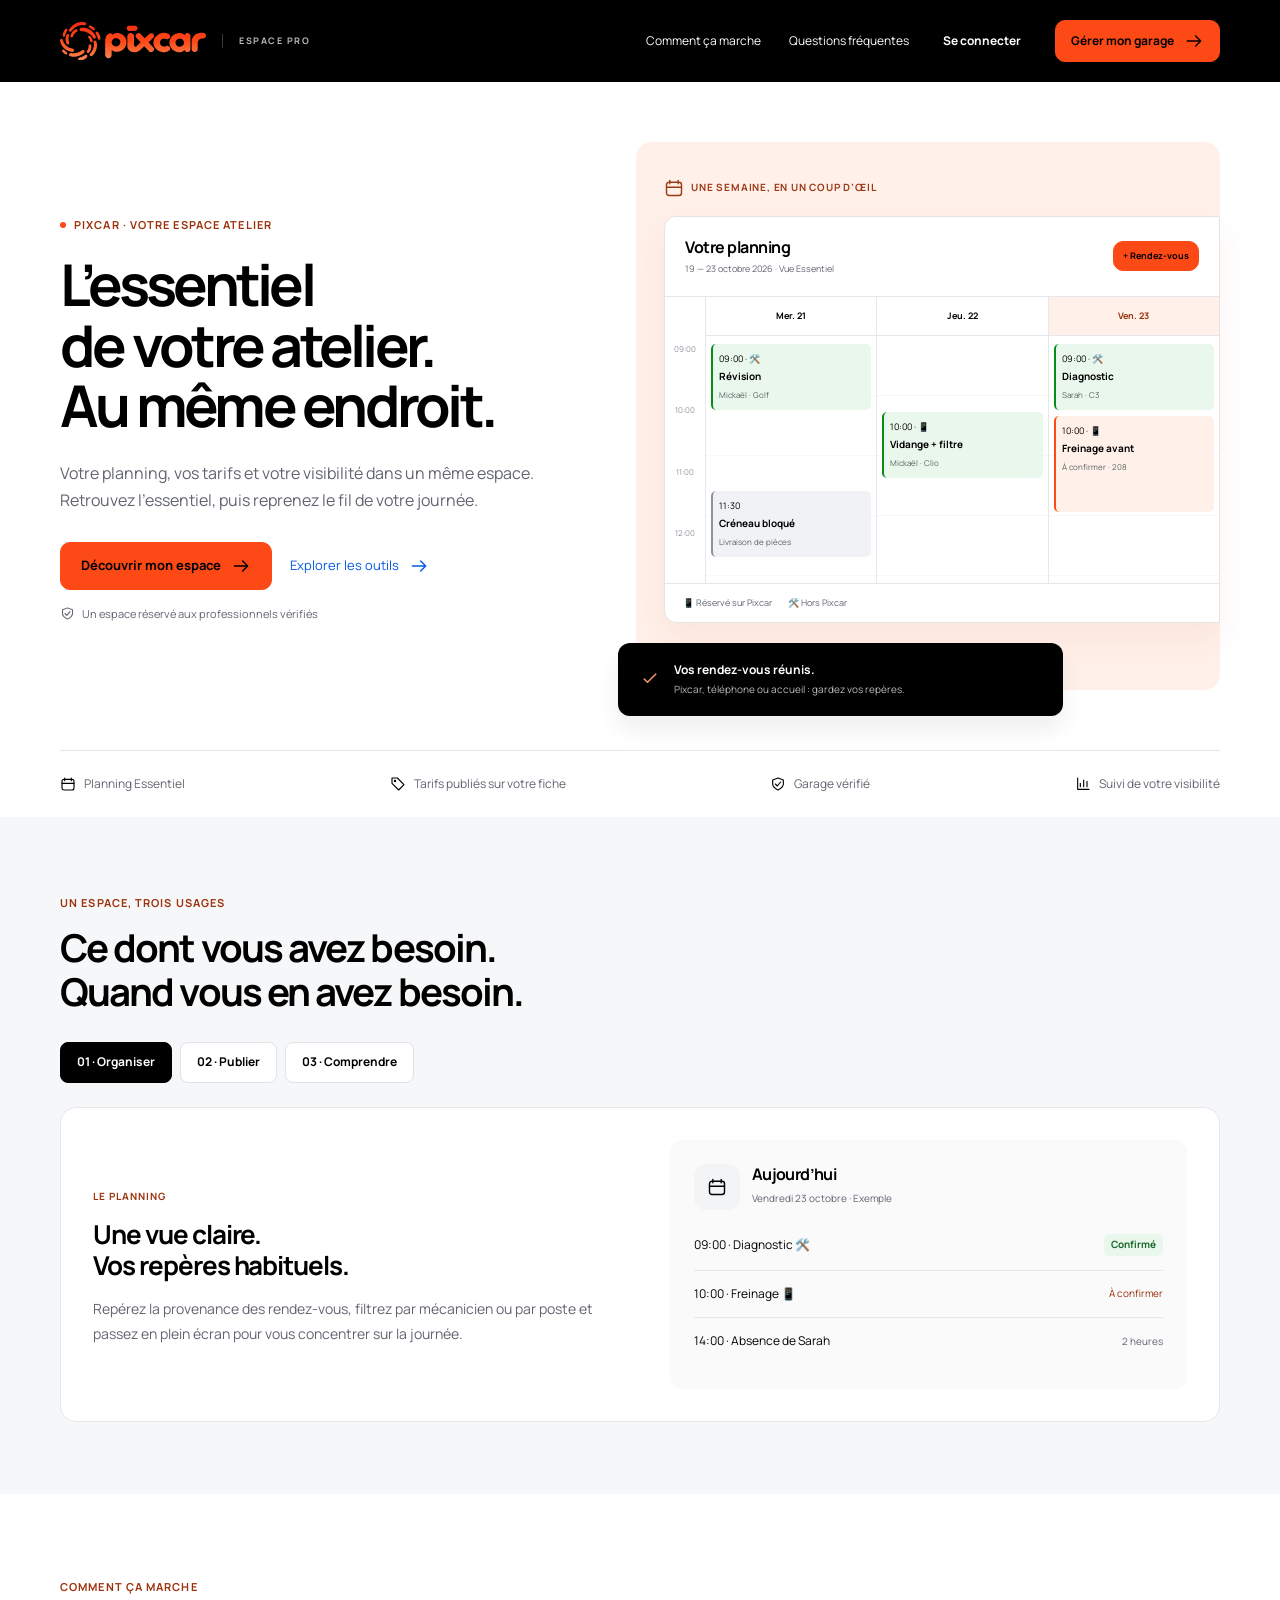
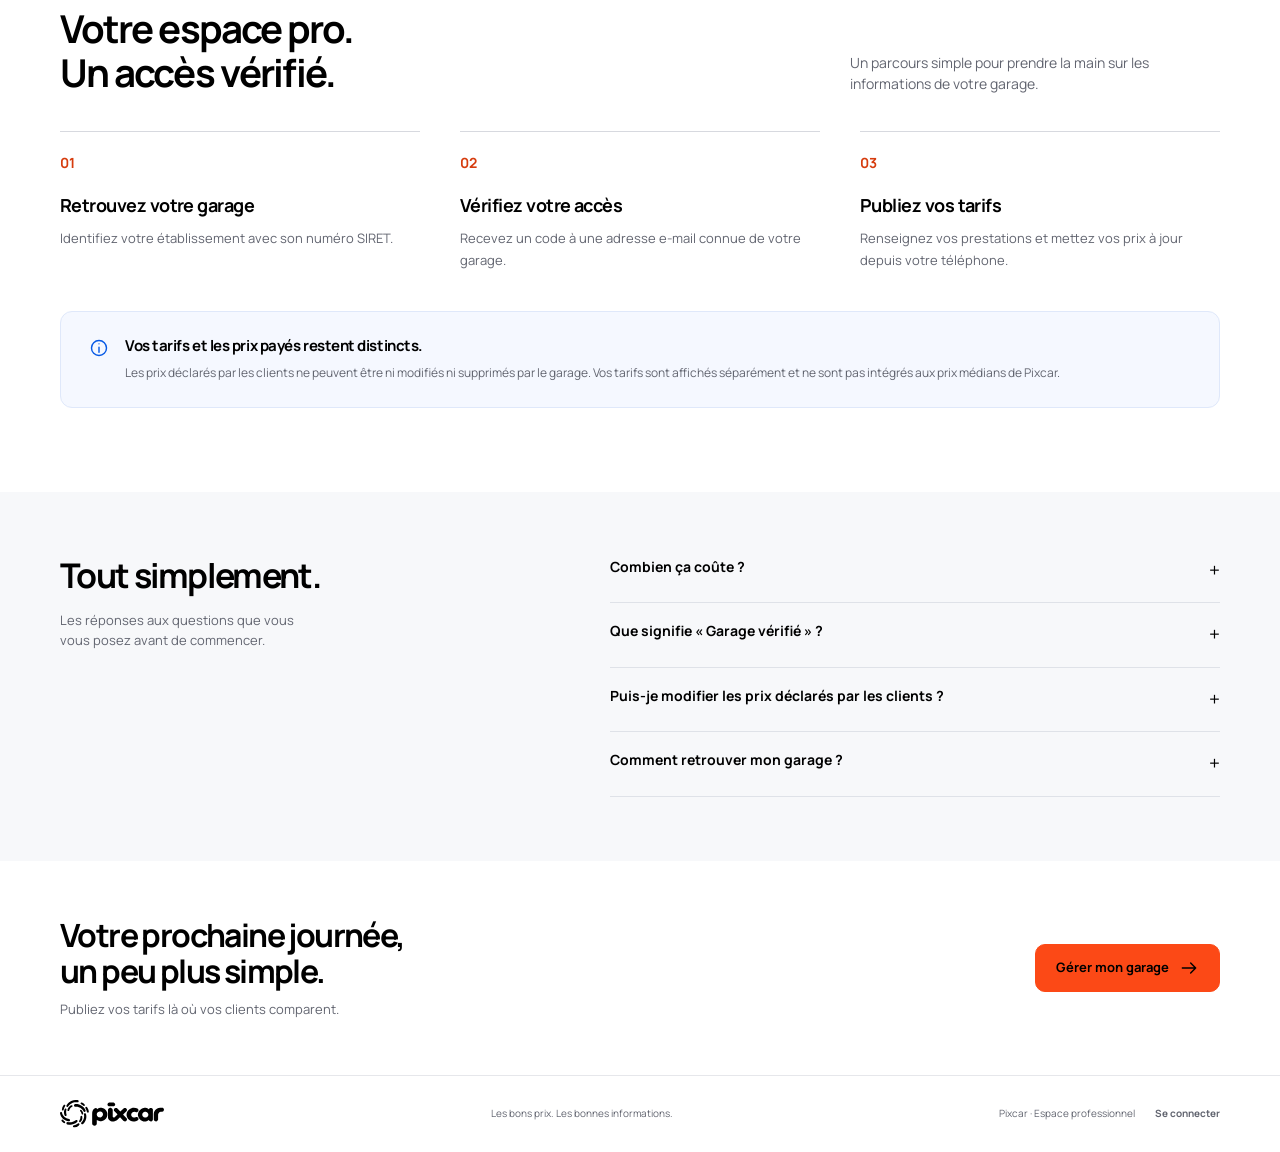
<file: pro/index.html>
<!doctype html>
<html lang="fr">
<head>
<meta charset="utf-8">
<meta http-equiv="Content-Security-Policy" content="default-src 'self'; script-src 'self'; style-src 'self'; img-src 'self' data:; font-src 'self'; connect-src https://api.pixcar.fr https://cognito-idp.eu-north-1.amazonaws.com; object-src 'none'; base-uri 'none'; form-action 'self'">
<meta name="referrer" content="strict-origin-when-cross-origin">
<meta name="viewport" content="width=device-width,initial-scale=1,viewport-fit=cover">
<meta name="robots" content="noindex">
<meta name="description" content="Espace Pro de Pixcar : les garagistes rattachent leur garage pour y annoncer leurs prix.">
<meta name="theme-color" content="#000000">
<meta name="pixcar-api" content="https://api.pixcar.fr">
<meta name="pixcar-pro" content="eu-north-1_Tze1ditaT" data-client="3ehjknufqlki9fft1a4aj7urmg">
<title>Espace Pro · Pixcar</title>
<link rel="icon" href="../favicon.ico" sizes="48x48">
<link rel="icon" type="image/svg+xml" href="../favicon.svg">
<link rel="preload" href="../assets/fonts/manrope-latin.a30ddcd349.woff2" as="font" type="font/woff2" crossorigin>
<link rel="stylesheet" href="../assets/pro.385ecfbc71.css">
</head>
<body>
<svg class="sprite" width="0" height="0" aria-hidden="true" focusable="false">
<symbol id="px-mark" viewBox="0 0 100 100"><linearGradient id="px-grad" gradientUnits="userSpaceOnUse" x1="0" y1="2.3" x2="0" y2="97.7"><stop offset="0" stop-color="#F82B15"/><stop offset=".5" stop-color="#FC4916"/><stop offset="1" stop-color="#FB8855"/></linearGradient><path d="M53.5 2.3 60.8 2.7 63.2 3.4 64.4 4.6 64.8 5.7 64.8 7.9 63.2 9.7 61.6 10.2 52.6 10 49.6 10.5 44.3 12 39.7 14.2 35.4 17.1 31.8 20.6 27.4 26 26 26.5 24.3 26.2 23.2 25.6 22.5 24.6 22.2 22 23.3 19.8 27.8 14 32 10.3 37.5 6.7 41.2 5 46.9 3.2ZM73.7 10.9 75.3 10.9 77.9 12 81.2 14 83.6 15.9 85.4 17.7 86.1 19.1 86.1 21.1 85.5 22.2 83.6 23.2 82.3 22.9 77.9 19.5 72.3 16.5 71.2 14.5 71.5 12.7 72.3 11.6ZM52.6 16.4 60.3 16.6 66.3 17.9 70.2 19.5 76.4 23 82 27.9 86.6 33.8 88.8 38.7 88.8 40.4 88.1 42.2 86.9 43.4 85.6 43.8 84.7 43.8 83.2 43.2 82.2 42.2 79.1 37.4 77.3 35.3 71.5 30.5 67.6 28.3 60.8 26.1 55.5 25.4 51.8 25.4 50.4 24.7 48.8 22.9 48.6 20 49.3 18.7 50.8 17.1ZM14.6 18.8 16.6 18.8 17.6 19.3 18.4 20.9 18.4 22.6 14.8 29.7 13.4 33.2 12.3 37.8 10.7 39 8.7 39 7.1 37.8 6.7 36.3 7.5 30.1 8.6 26.8 10.1 23.7 12.2 20.8 13.9 19.1ZM39.7 20.1 41.2 20.1 43 21.5 43.5 22.9 43 24.8 42.3 25.8 38.1 28.7 35.7 31.3 33.2 35.2 31.8 38.9 30.9 40.1 29.3 40.8 27.1 40.3 26.4 39.6 25.7 37.6 26.4 34.7 28.4 30.1 30.4 27.2 32.8 24.6 36.8 21.5ZM90.9 25.9 92.9 26.5 94.7 28.6 96.7 31.6 98.6 36 99.7 40.2 100 43.3 99.5 44.7 97.5 46.2 95.3 46 93.9 44.6 91 35.8 87.9 30.1 88.2 27.9 88.8 26.8ZM19.2 32 20.1 32 21.1 32.5 21.9 33.4 22.4 34.7 21.3 41.8 21.3 46.8 22 50.8 22.8 53.2 22.9 55.2 22.1 56.8 20.3 57.9 17.9 57.7 16.3 56.3 14.8 52.5 13.6 46.8 13.9 41.8 15.6 35.4 17.3 32.9ZM71.8 36.4 74 36.8 75.8 38.7 78.2 42 79.5 44.6 80.4 47.5 80.7 50.1 80.2 51.4 79 52.4 77.3 52.6 75.5 51.5 72.9 45.3 69.7 40.9 69.5 39.8 69.7 38.2 70.3 37.1ZM3 43.9 4.9 44.1 6.3 45.3 8.2 50.5 9.9 54.1 14 59.4 16.7 62 19.9 64.3 22.7 65.8 27.8 67.5 32 68.3 34.1 69.7 34.9 71.4 34.9 73 34.7 73.8 33.7 75.1 32 75.9 28.7 75.9 24.7 75.2 19.9 73.7 14 70.4 10.8 67.9 7.3 64.4 4.4 60.4 2.2 56.3 0.3 50.3 0 48.8 0.3 46.2 1.2 44.8ZM85.8 48.3 88.2 48.5 89.8 49.8 90.3 51 91.4 56.9 91.4 62.4 90.7 67 88.8 73.4 85.5 79.6 82.9 82.9 79.1 86.4 77.7 86.9 76.4 86.9 74.1 85.5 73.4 84.2 73.4 82.4 74.1 80.9 77.3 77.2 79.1 74.5 81.7 69.2 83.3 64 83.7 60.4 83.7 56.5 83.1 53.2 83.1 51 84 49.5ZM74.2 57.3 75.8 57.8 76.9 58.9 77.3 60.2 77.6 64.8 76.9 68.8 76 71.4 74.3 74.9 72.6 77.2 70.2 79.2 68.5 79.2 66.4 77.6 66.2 74.9 69 70.1 70.1 67 71.2 59.1 72.6 57.7ZM7.8 70.3 10.1 71 12.6 74 17.6 78 18 79.1 18 80.7 16.6 82.5 15.1 82.9 13.1 82.3 9.5 79.8 6 76 5.1 74.5 5.1 72.3 6.5 70.7ZM55.9 71.4 57.9 71.4 59.9 72.6 60.8 74.5 60.6 76.7 59.6 78.5 56.2 81.2 54 82.7 49.3 85.1 41.6 87.5 36.2 88.2 31.8 88.2 24.7 87.1 23.7 86.6 22.5 85.1 22.2 84.2 22.5 81.5 23.7 80 24.7 79.5 26.3 79.1 30.9 79.7 34.2 79.7 39 79.2 42.3 78.5 48.7 76.1ZM64.1 83.2 65.4 83.4 66.9 84.5 67.4 85.3 67.7 87.3 66.7 89.6 63.6 92.4 57.9 95.7 51.5 97.7 47.8 97.7 46.7 97.2 45.3 95.8 44.9 94.7 44.9 93.2 45.3 92.1 46.7 90.7 49.1 90.2 54.8 88.2 59 86 62.1 83.9Z"/></symbol><symbol id="px-logo" viewBox="0 0 1643 433.8"><linearGradient id="px-grad-logo" gradientUnits="userSpaceOnUse" x1="0" y1="0" x2="0" y2="433.8"><stop offset="0" stop-color="#F82B15"/><stop offset=".5" stop-color="#FC4916"/><stop offset="1" stop-color="#FB8855"/></linearGradient><path d="M243.5 0 276.5 1.9 287.5 5 292.9 10.4 295 15.4 294.9 25.4 287.5 33.8 280.5 35.9 239.5 34.9 225.5 37.1 201.5 44.1 180.5 54 161 67.4 144.5 83 124.5 107.8 118.5 109.9 110.5 108.8 105.5 105.7 102.2 101.4 101.2 89.4 106.1 79.4 126.5 52.9 145.5 36 170.5 20.1 187.5 12.1 213.5 4.1ZM335.5 39.1 342.5 39.1 354.5 44 369.5 53 380.5 61.9 388.5 70 391.9 76.4 391.9 85.4 389 90.4 380.5 94.8 374.5 93.8 354.5 78 329.1 64.4 324.1 55.4 325.1 47.4 329 42.4ZM776.5 41.1 845.5 40.9 853.5 43.1 866 53.4 869.9 60.4 872 68.4 869.9 81.4 862.5 91.8 852.5 97.8 845.5 99.8 776.5 99.9 769.5 97.8 763 94.4 754.1 85.4 750.1 75.4 750 67.4 755.1 54.4 760.5 48.9 769.5 43.1ZM239.5 64.1 274.5 64.9 301.5 71.1 319.5 78 347.5 94 373 116.4 393.9 143.4 403.9 165.4 403.9 173.4 400.9 181.4 395.5 186.8 389.5 188.8 385.5 188.8 378.5 185.8 374.1 181.4 359.9 159.4 351.5 150.1 325.5 128.1 307.5 118.1 276.5 108.1 252.5 104.9 235.5 104.9 229.5 101.8 222.2 93.4 221.2 80.4 224.1 74.4 231 67.4ZM66.5 75.1 75.5 75.1 80 77.4 83.8 84.4 83.8 92.4 67.2 124.4 61.1 140.4 55.9 161.4 48.5 166.8 39.5 166.8 32.1 161.4 30.3 154.4 34.1 126.4 39.1 111.4 46.1 97.4 55.5 84 63 76.4ZM180.5 81.1 187.5 81.1 195.9 87.4 198 93.4 195.9 102.4 192.5 106.8 173.5 120.1 162.5 131.9 151.1 149.4 144.8 166.4 140.5 171.9 133.5 174.9 123.5 172.8 120.1 169.4 117 160.4 120.2 147.4 129.1 126.4 138.5 113 149 101.4 167.5 87ZM413.5 107.1 422.5 110 430.9 119.4 439.9 133.4 448.9 153.4 453.9 172.4 455 186.4 452.5 192.9 443.5 199.8 433.5 198.8 427.1 192.4 413.9 152.4 400.1 126.4 401.1 116.4 404.1 111.4ZM1165.5 122.1 1196.5 125.1 1211.5 130.1 1223.5 136 1232 142.4 1235.9 147.4 1240 159.4 1238.8 170.4 1234.9 178.4 1223.5 189.8 1214.5 193.8 1203.5 194.9 1181.5 187.1 1158.5 188.1 1148.5 192 1138 200.4 1132.1 207.4 1126.2 221.4 1125 237.4 1129.2 251.4 1136 261.4 1147.5 270.8 1163.5 276.8 1179.5 276.9 1185.5 275.8 1200.5 268.1 1211.5 267.1 1225.5 273.1 1232.5 279 1236.8 285.4 1240 296.4 1238.8 306.4 1234.9 315.4 1229.5 320.9 1209.5 332.8 1180.5 339.9 1158.5 339.9 1135.5 335.8 1113.5 326.8 1095.5 315.8 1077.5 298.9 1066.1 283.4 1056.2 261.4 1052 243.4 1052 219.4 1056.2 201.4 1065.1 180.4 1076 165.4 1098.5 145 1119.5 133.1 1147.5 124.1ZM1583.5 122.1 1610.5 121.9 1622.5 124.1 1628.5 127 1636.9 135.4 1641.9 144.4 1643 150.4 1641.9 161.4 1636.9 171.4 1628.5 179.8 1611.5 186.8 1590.5 186.9 1578.5 190.1 1570 195.4 1561.1 204.4 1553.2 218.4 1550 230.4 1550 307.4 1547.8 315.4 1541.5 325.9 1533.5 332.8 1520.5 337.9 1505.5 336.8 1497.5 332.8 1488.5 323.9 1483.2 314.4 1482 309.4 1481 222.4 1483.2 204.4 1488.2 186.4 1495.1 172.4 1505.5 157.9 1524.5 141 1545.5 130.1 1557.5 126.1ZM632.5 124.1 656.5 123.9 683.5 131.1 706.5 144 728.9 166.4 739.9 185.4 744.9 198.4 748 213.4 748 240.4 740.9 267.4 727.9 290.4 711 309.4 695.5 320.8 667.5 332.8 649.5 335.9 634.5 335.9 620.5 333.8 598.5 325.8 581.5 314.3 581 373.4 575.9 389.4 567 399.4 559.5 403.8 546.5 406.9 532.5 404.8 523 399.4 514.1 389.4 510.1 381.4 508 370.4 508 222.4 509 197.4 514.1 174.4 520.1 160.4 526.5 150.9 538.5 139 553.5 130.1 564.5 126.9 570.5 127.1 577.5 130 583.9 136.4 584.5 146.5 607.5 132.1ZM788.5 124.1 801.5 124.1 814.5 129 824.5 137.9 830.9 149.4 833 158.4 833 264.4 838 273.4 848.5 277.9 858.5 275.8 864 271.4 907.9 228.4 900 218.4 856.5 173.9 853.1 168.4 851 160.4 852.1 148.4 857.1 138.4 864.5 131 878.5 124.9 897.5 127.1 911 138.4 952.5 182.6 1008.5 132 1019.5 127.1 1032.5 125.9 1037.5 127.1 1047.5 133 1053.9 140.4 1057.8 150.4 1058 162.4 1054.9 170.4 1049.8 177.4 997 228.4 1006 239.4 1048.5 283 1054.9 291.4 1057.8 300.4 1058 311.4 1052.9 324.4 1044.5 332.8 1036.5 336.8 1031.5 337.9 1014.5 336.8 1004.5 330.9 948.5 274.3 899.5 318.8 872.5 333.8 863.5 336.8 848.5 339.9 820.5 338.8 805.5 334.8 791.5 327.8 781.5 320.8 766.1 303.4 761.1 293.4 758 282.4 758 153.4 762.1 142.4 770.5 132.9 781.5 126.1ZM1335.5 124.1 1352.5 123.9 1369.5 127.1 1387.5 135 1401.5 145.8 1403.9 144.4 1408 137.4 1417.5 129 1427.5 125.1 1440.5 124.9 1454.5 131 1464.9 142.4 1468 151.4 1468 309.4 1462.9 322.4 1456 330.4 1449.5 334.8 1440.5 337.9 1423.5 336.8 1411 328.4 1402.5 315.4 1384.5 329.8 1367.5 336.8 1352.5 339.9 1331.5 339.9 1318.5 337.8 1301.5 332.8 1276.5 318.8 1261.5 305.9 1246.1 285.4 1237.2 266.4 1231 240.4 1231 226.4 1234.2 208.4 1244.1 183.4 1260 161.4 1283.5 142 1305.5 131.1 1321.5 126.1ZM87.5 135.1 91.5 135.1 96 137.4 99.9 141.4 102 147.4 97 179.4 97 202.4 100.2 220.4 103.8 231.4 104 240.4 100.5 247.9 92.5 252.9 81.5 251.8 74.1 245.4 67.2 228.4 62 202.4 63.1 179.4 71.2 150.4 78.5 138.9ZM326.5 155.1 336.5 157 345 165.4 355.9 180.4 361.9 192.4 365.9 205.4 367 217.4 364.9 223.4 359.5 227.8 351.5 228.8 343.5 223.9 331.9 195.4 317.1 175.4 316 170.4 317.1 163.4 320.1 158.4ZM625.5 181.1 613.5 184.1 605.5 188 592.5 198.9 587.1 206.4 582.1 218.4 581 234.4 587.1 251.4 599.5 264.8 609.5 270.8 618.5 273.8 635.5 274.9 647.5 271.8 655.5 267.8 670.5 253.9 677.9 238.4 679 220.4 673.9 205.4 661.5 191 642.5 182.1ZM1337.5 187.1 1322.5 193 1314 199.4 1308.1 206.4 1303.2 214.4 1300.2 224.4 1300.2 240.4 1307.1 256.4 1315.5 265.9 1323.5 271.8 1341.5 277.9 1359.5 276.8 1377.5 267.8 1390.9 252.4 1396 236.4 1394.8 222.4 1385.9 204.4 1374.5 194 1364.5 189.1 1356.5 187.1ZM13.5 189.1 22.5 190.1 28.9 195.4 37.1 219.4 45.1 235.4 63.5 259.9 76 271.4 90.5 281.8 103.5 288.8 126.5 296.8 145.5 300.1 155 306.4 158.8 314.4 159 321.4 157.8 325.4 153.5 330.9 145.5 334.8 130.5 334.9 112.5 331.8 90.5 324.8 63.5 309.8 49 298.4 33 282.4 20.1 264.4 10.1 245.4 1.1 218.4 0 211.4 1.1 199.4 5.5 193.1ZM390.5 209.1 401.5 210 408.5 215.9 410.9 221.4 416 248.4 416 273.4 412.9 294.4 403.9 323.4 388.9 351.4 377 366.4 359.9 382.4 353.5 384.8 347.5 384.8 337.1 378.4 334.1 372.4 334.1 364.4 337.1 357.4 351.5 340.9 359.9 328.4 371.9 304.4 378.9 280.4 381 264.4 381 246.4 378 231.4 378.1 221.4 382 214.4ZM337.5 250.2 345 252.4 349.9 257.4 351.9 263.4 353 284.4 349.9 302.4 345.9 314.4 337.9 330.4 330.5 340.9 319.5 349.8 311.5 349.8 302.1 342.4 301.1 330.4 313.9 308.4 318.9 294.4 324.1 258.4 330.5 252ZM35.5 309.1 46 312.4 57.5 325.9 79.9 344.4 81.8 349.4 81.8 356.4 75.5 364.8 68.5 366.8 59.5 363.8 43 352.4 27.1 335.4 23.1 328.4 23.1 318.4 29.5 311.1ZM254.5 314.1 263.5 314.1 272.5 320 276.9 328.4 275.9 338.4 271 346.4 255.5 358.8 245.5 365.8 224.5 376.8 189.5 387.8 164.5 390.9 144.5 390.9 112.5 385.8 108 383.4 102.2 376.4 101 372.4 102.2 360.4 108 353.4 112.5 351.1 119.5 349.2 140.5 351.9 155.5 351.9 177.5 349.9 192.5 346.8 221.5 335.8ZM291.5 368.1 297.5 369.1 304.5 374 306.9 377.4 308 386.4 303.5 396.9 289.5 409.8 263.5 424.8 234.5 433.8 217.5 433.8 212.5 431.8 206.1 425.4 204.2 420.4 204.2 413.4 206.1 408.4 212.5 402.1 223.5 399.8 249.5 390.8 268.5 380.8 282.5 371.1Z"/></symbol>
<symbol id="m-arrow" viewBox="0 0 24 24"><path d="M4 12h16m-6-6 6 6-6 6" /></symbol>
<symbol id="m-shield" viewBox="0 0 24 24"><path d="m12 3 8 3v6c0 5-8 9-8 9s-8-4-8-9V6z" /><path d="m8 12 3 3 5-6" /></symbol>
<symbol id="m-tag" viewBox="0 0 24 24"><path d="M3 3h8l10 10-8 8L3 11z" /><circle cx="7.5" cy="7.5" r="1" /></symbol>
<symbol id="m-chart" viewBox="0 0 24 24"><path d="M4 3v17h17M8 16v-5m5 5V6m5 10v-8" /></symbol>
<symbol id="m-check" viewBox="0 0 24 24"><path d="m5 12 4 4L19 6" /></symbol>
<symbol id="m-calendar" viewBox="0 0 24 24"><rect x="3" y="5" width="18" height="16" rx="3" /><path d="M7 3v4m10-4v4M3 11h18" /></symbol>
<symbol id="m-info" viewBox="0 0 24 24"><circle cx="12" cy="12" r="9" /><path d="M12 11v6m0-10h.01" /></symbol>
<symbol id="m-mail" viewBox="0 0 24 24"><rect x="3" y="5" width="18" height="14" rx="2" /><path d="m3 6 9 7 9-7" /></symbol>
<symbol id="m-lock" viewBox="0 0 24 24"><rect x="5" y="10" width="14" height="11" rx="2" /><path d="M8 10V7a4 4 0 0 1 8 0v3" /></symbol>
<symbol id="i-check" viewBox="0 0 24 24"><path d="m5 12.5 4.5 4.5L19 7.5" /></symbol>
<symbol id="i-mail" viewBox="0 0 24 24"><rect x="3" y="5" width="18" height="14" rx="2" /><path d="m4 7 8 6 8-6" /></symbol>
<symbol id="i-at" viewBox="0 0 24 24"><circle cx="12" cy="12" r="3.6" /><path d="M15.6 12v1.6a2.4 2.4 0 0 0 4.8 0V12a8.4 8.4 0 1 0-3.3 6.7" /></symbol>
<symbol id="i-sms" viewBox="0 0 24 24"><rect x="6.5" y="2.5" width="11" height="19" rx="2.2" /><path d="M10.5 18.5h3" /></symbol>
<symbol id="i-lock" viewBox="0 0 24 24"><rect x="5" y="10.5" width="14" height="10" rx="2" /><path d="M8 10.5V8a4 4 0 0 1 8 0v2.5" /></symbol>
<symbol id="i-shield" viewBox="0 0 24 24"><path d="M12 3 5 6v5c0 4.6 3 8.4 7 10 4-1.6 7-5.4 7-10V6z" /><path d="m9 12 2.2 2.2L15.5 10" /></symbol>
<symbol id="i-info" viewBox="0 0 24 24"><circle cx="12" cy="12" r="9" /><path d="M12 11v5M12 8h.01" /></symbol>
<symbol id="i-back" viewBox="0 0 24 24"><path d="M19 12H5m6-6-6 6 6 6" /></symbol>
<symbol id="i-next" viewBox="0 0 24 24"><path d="M5 12h14m-6-6 6 6-6 6" /></symbol>
<symbol id="i-chevron" viewBox="0 0 24 24"><path d="m6 9 6 6 6-6" /></symbol>
<symbol id="i-copy" viewBox="0 0 24 24"><rect x="8.5" y="8.5" width="11" height="11" rx="2" /><path d="M15.5 8.5V6.5a2 2 0 0 0-2-2h-7a2 2 0 0 0-2 2v7a2 2 0 0 0 2 2h2" /></symbol>
<symbol id="i-garage" viewBox="0 0 24 24"><path d="M3 10.5 12 4l9 6.5V20H3z" /><path d="M7 20v-6h10v6M7 17h10" /></symbol>
<symbol id="m-grid" viewBox="0 0 24 24"><rect x="3" y="3" width="7" height="7" rx="1.5" /><rect x="14" y="3" width="7" height="7" rx="1.5" /><rect x="3" y="14" width="7" height="7" rx="1.5" /><rect x="14" y="14" width="7" height="7" rx="1.5" /></symbol>
<symbol id="m-cal" viewBox="0 0 24 24"><rect x="3" y="5" width="18" height="16" rx="2" /><path d="M3 10h18M8 3v4M16 3v4" /></symbol>
<symbol id="m-inbox" viewBox="0 0 24 24"><path d="M3 13h5l1.5 3h5l1.5-3h5" /><path d="M5 5h14l2 8v6H3v-6z" /></symbol>
<symbol id="m-bars" viewBox="0 0 24 24"><path d="M5 20V11M12 20V5M19 20v-6" /></symbol>
<symbol id="m-wrench" viewBox="0 0 24 24"><path d="M14.7 6.3a4 4 0 0 0-5.4 5.4L3 18l3 3 6.3-6.3a4 4 0 0 0 5.4-5.4l-2.5 2.5-2.8-.7-.7-2.8z" /></symbol>
<symbol id="m-house" viewBox="0 0 24 24"><path d="M3 21h18M5 21V8l7-5 7 5v13" /><path d="M9 21v-6h6v6" /></symbol>
<symbol id="m-search" viewBox="0 0 24 24"><circle cx="11" cy="11" r="7" /><path d="m20 20-3.5-3.5" /></symbol>
<symbol id="i-home" viewBox="0 0 24 24"><path d="M4 11 12 4l8 7" /><path d="M6 9.5V20h12V9.5" /></symbol>
<symbol id="i-tag" viewBox="0 0 24 24"><path d="M3.5 12.5 12 4h7.5v7.5L11 20z" /><circle cx="15.5" cy="8" r="1.4" /></symbol>
<symbol id="i-eye" viewBox="0 0 24 24"><path d="M2.5 12S6 5.5 12 5.5 21.5 12 21.5 12 18 18.5 12 18.5 2.5 12 2.5 12z" /><circle cx="12" cy="12" r="3" /></symbol>
<symbol id="i-edit" viewBox="0 0 24 24"><path d="M4 20h4L19 9l-4-4L4 16z" /><path d="m13.5 6.5 4 4" /></symbol>
<symbol id="i-plus" viewBox="0 0 24 24"><path d="M12 5v14M5 12h14" /></symbol>
<symbol id="i-left" viewBox="0 0 24 24"><path d="m14 6-6 6 6 6" /></symbol>
<symbol id="i-right" viewBox="0 0 24 24"><path d="m10 6 6 6-6 6" /></symbol>
<symbol id="i-settings" viewBox="0 0 24 24"><path d="m9 3-1 3-3 1-2 4 2 3 1 4 4 3 4-1 4-1 3-4-1-4-3-3-4-1Z" /><circle cx="12" cy="12" r="3" /></symbol>
<symbol id="i-tool" viewBox="0 0 24 24"><path d="m14 5 5-2-1 6-4 2-8 9-3-3 9-8Z" /></symbol>
<symbol id="i-sliders" viewBox="0 0 24 24"><path d="M3 5h18M6 12h12M9 19h6" /><circle cx="8" cy="5" r="2" fill="currentColor" /><circle cx="16" cy="12" r="2" fill="currentColor" /></symbol>
<symbol id="i-full" viewBox="0 0 24 24"><path d="M8 3H3v5m13-5h5v5M3 16v5h5m13-5v5h-5" /></symbol>
<symbol id="i-unfull" viewBox="0 0 24 24"><path d="M3 8h5V3m8 0v5h5M8 21v-5H3m13 5v-5h5" /></symbol>
<symbol id="i-find" viewBox="0 0 24 24"><circle cx="10" cy="10" r="6" /><path d="m15 15 6 6" /></symbol>
<symbol id="i-clock" viewBox="0 0 24 24"><circle cx="12" cy="12" r="9" /><path d="M12 7v5l3 2" /></symbol>
<symbol id="i-user" viewBox="0 0 24 24"><circle cx="12" cy="8" r="4" /><path d="M4 20c1.5-4 4.5-6 8-6s6.5 2 8 6" /></symbol>
<symbol id="i-close" viewBox="0 0 24 24"><path d="M6 6l12 12M18 6 6 18" /></symbol>
<symbol id="i-chart" viewBox="0 0 24 24"><path d="M4 4v16h16" /><path d="M8 16v-4M12 16V8M16 16v-6" /></symbol>
<symbol id="i-list" viewBox="0 0 24 24"><path d="M9 6h11M9 12h11M9 18h11M4.5 6h.01M4.5 12h.01M4.5 18h.01" /></symbol>
<symbol id="i-pin" viewBox="0 0 24 24"><path d="M12 21s-7-6.2-7-11a7 7 0 0 1 14 0c0 4.8-7 11-7 11z" /><circle cx="12" cy="10" r="2.5" /></symbol>
<symbol id="i-phone" viewBox="0 0 24 24"><path d="M21 16.5v3a2 2 0 0 1-2.2 2A18 18 0 0 1 2.5 5.2 2 2 0 0 1 4.5 3h3a2 2 0 0 1 2 1.7l.5 2.6a2 2 0 0 1-.6 1.8L8 10.5a15 15 0 0 0 5.5 5.5l1.4-1.4a2 2 0 0 1 1.8-.6l2.6.5a2 2 0 0 1 1.7 2z" /></symbol>
<symbol id="i-globe" viewBox="0 0 24 24"><circle cx="12" cy="12" r="9" /><path d="M3 12h18M12 3a14 14 0 0 1 0 18M12 3a14 14 0 0 0 0 18" /></symbol>
<symbol id="i-calendar" viewBox="0 0 24 24"><rect x="3.5" y="5" width="17" height="15.5" rx="2" /><path d="M3.5 10h17M8 3v4M16 3v4" /></symbol>
<symbol id="i-inbox" viewBox="0 0 24 24"><path d="M3.5 13.5 6 5h12l2.5 8.5V19a1.5 1.5 0 0 1-1.5 1.5H5A1.5 1.5 0 0 1 3.5 19z" /><path d="M3.5 13.5H8l1.5 2.5h5l1.5-2.5h4.5" /></symbol>
<symbol id="i-more" viewBox="0 0 24 24"><circle cx="5.5" cy="12" r="1.3" /><circle cx="12" cy="12" r="1.3" /><circle cx="18.5" cy="12" r="1.3" /></symbol>
<symbol id="i-download" viewBox="0 0 24 24"><path d="M12 4v11m-5-5 5 5 5-5M5 20h14" /></symbol>
<symbol id="i-flag" viewBox="0 0 24 24"><path d="M5 21V4M5 4h11l-2 4 2 4H5" /></symbol>
<symbol id="i-panel" viewBox="0 0 24 24"><rect x="3.5" y="4.5" width="17" height="15" rx="2" /><path d="M9.5 4.5v15" /></symbol>
<symbol id="i-planning" viewBox="0 0 24 24"><rect x="3.5" y="5" width="17" height="15.5" rx="2" /><path d="M8 3v4M16 3v4M7 11h6M10 15h7" /></symbol>
<symbol id="i-gauge" viewBox="0 0 24 24"><path d="M4.5 17a8 8 0 1 1 15 0" /><path d="m12 13 3.5-4" /></symbol>
<symbol id="i-users" viewBox="0 0 24 24"><circle cx="9" cy="8.5" r="3" /><path d="M3.5 19c.6-3 2.8-4.5 5.5-4.5s4.9 1.5 5.5 4.5" /><circle cx="16.5" cy="9.5" r="2.4" /><path d="M16.5 14.3c2.1 0 3.7 1.3 4.1 3.7" /></symbol>
<symbol id="i-alert" viewBox="0 0 24 24"><path d="M12 4 3 19.5h18z" /><path d="M12 10v4.5M12 17.2v.3" /></symbol>
<symbol id="i-filter" viewBox="0 0 24 24"><path d="M4 5.5h16l-6.2 7.3v5.4l-3.6 1.8v-7.2z" /></symbol>
<symbol id="i-wrench" viewBox="0 0 24 24"><path d="M15.5 3.5a4.5 4.5 0 0 0-4.2 6.1l-7.1 7.1a2 2 0 0 0 2.8 2.8l7.1-7.1a4.5 4.5 0 0 0 6.1-4.2l-2.7 2.7-2.6-.6-.6-2.6z" /></symbol>
<symbol id="i-bolt" viewBox="0 0 24 24"><path d="M13 3 5.5 13.5H12L11 21l7.5-10.5H12z" /></symbol>
<symbol id="i-grid" viewBox="0 0 24 24"><rect x="4" y="4" width="6.5" height="6.5" rx="1.2" /><rect x="13.5" y="4" width="6.5" height="6.5" rx="1.2" /><rect x="4" y="13.5" width="6.5" height="6.5" rx="1.2" /><rect x="13.5" y="13.5" width="6.5" height="6.5" rx="1.2" /></symbol>
<symbol id="i-tyre" viewBox="0 0 24 24"><circle cx="12" cy="12" r="8" /><circle cx="12" cy="12" r="3" /><path d="M12 4v5M12 15v5M4 12h5M15 12h5" /></symbol>
<symbol id="i-screen" viewBox="0 0 24 24"><rect x="4" y="5" width="16" height="11" rx="1.5" /><path d="M2.5 19h19" /></symbol>
<symbol id="i-car" viewBox="0 0 24 24"><path d="M4 16.5V12l2-5h12l2 5v4.5M4 16.5h16M4 16.5V19h3v-2.5M17 16.5V19h3v-2.5M4 12h16" /><circle cx="7.5" cy="14" r=".6" /><circle cx="16.5" cy="14" r=".6" /></symbol>
</svg>
<a class="skip" href="#main">Aller au contenu</a>
<header class="pro-top">
<div class="m-nav">
<div class="m-lockup">
<a class="m-brand" href="../" aria-label="Pixcar : retour au comparateur"><svg viewBox="0 0 1643 433.8" aria-hidden="true"><use href="#px-logo" /></svg></a>
<span class="m-pro-label">ESPACE PRO</span>
</div>
<p class="m-crumb" id="crumb" hidden></p>
<nav class="m-links" id="proNav" aria-label="Espace Pro" hidden>
<a class="m-opt" href="#fonctionnement">Comment ça marche</a>
<a href="#faq">Questions fréquentes</a>
<a class="m-login" href="#connexion">Se connecter</a>
<a class="m-btn m-primary m-small" href="#inscription">Gérer mon garage<svg class="m-ico" aria-hidden="true"><use href="#m-arrow" /></svg></a>
</nav>
<nav class="m-links m-help" id="authNav" aria-label="Aide" hidden>
<button type="button" class="m-hl" data-help>Besoin d’aide ?</button>
<a class="m-hl" href="#accueil">Retour à l’accueil<svg class="m-ico" aria-hidden="true"><use href="#m-arrow" /></svg></a>
</nav>
<div class="m-top-tools" id="topTools">
<div class="db-tools" id="dbTools" hidden>
<div class="db-disp" id="dbDisplay" role="group" aria-label="Affichage" hidden>
<span class="db-disp-l" aria-hidden="true">Affichage</span>
<span class="db-seg"><button type="button" data-display="simple" aria-pressed="false">Simple</button><button type="button" data-display="advanced" aria-pressed="true">Avancé</button></span>
</div>
<div class="pv-period" id="dbPeriod" role="group" aria-label="Période du tableau de bord">
<div class="pv-gran" id="dbGran" data-gran="day" role="group" aria-label="Afficher">
<span class="pv-pill" aria-hidden="true"></span>
<button type="button" data-gran="day" aria-pressed="true">Jour</button>
<button type="button" data-gran="week" aria-pressed="false">Semaine</button>
<button type="button" data-gran="month" aria-pressed="false">Mois</button>
</div>
<div class="pv-nav">
<button type="button" class="pv-arrow" id="dbPrev" aria-label="Jour précédent"><svg class="ic" aria-hidden="true"><use href="#i-back" /></svg></button>
<button type="button" class="pv-picker" id="dbPicker" aria-expanded="false" aria-controls="dbCal" aria-label="Choisir un jour" aria-describedby="dbToday"><span id="dbToday"></span><svg class="ic pv-chev" aria-hidden="true"><use href="#i-chevron" /></svg></button>
<button type="button" class="pv-arrow" id="dbNext" aria-label="Jour suivant"><svg class="ic" aria-hidden="true"><use href="#i-next" /></svg></button>
</div>
<button type="button" class="pv-now" id="dbNow">Aujourd'hui</button>
</div>
</div>
<div class="db-tools pl-tools-top" id="plTools" hidden>
<div class="pl-disp">
<span class="pl-disp-l" aria-hidden="true">Affichage</span>
<div class="pl-mode" id="planMode" role="radiogroup" aria-label="Affichage">
<button type="button" role="radio" aria-checked="true" data-display="simple">Simple</button>
<button type="button" role="radio" aria-checked="false" data-display="advanced" tabindex="-1">Avancé</button>
</div>
</div>
<div class="pl-new">
<div class="pl-split">
<button type="button" class="btn primary small" id="planNewRdv"><svg class="ic" aria-hidden="true"><use href="#i-plus" /></svg>Nouveau rendez-vous</button>
<button type="button" class="btn primary small pl-split-more" id="planNew" aria-expanded="false" aria-controls="planNewMenu" aria-label="Autres ajouts"><svg class="ic" aria-hidden="true"><use href="#i-chevron" /></svg></button>
</div>
<div class="pl-menu" id="planNewMenu" hidden>
<button type="button" data-new="job"><svg class="ic" aria-hidden="true"><use href="#i-phone" /></svg>Rendez-vous (téléphone, comptoir)</button>
<button type="button" data-new="arrived"><svg class="ic" aria-hidden="true"><use href="#i-car" /></svg>Client déjà sur place</button>
<button type="button" data-new="hold"><svg class="ic" aria-hidden="true"><use href="#i-lock" /></svg>Créneau bloqué</button>
<button type="button" data-new="note"><svg class="ic" aria-hidden="true"><use href="#i-edit" /></svg>Note ou rappel</button>
<button type="button" data-new="staff" data-res><svg class="ic" aria-hidden="true"><use href="#i-user" /></svg>Absence d'un mécanicien</button>
<button type="button" data-new="resource" data-res><svg class="ic" aria-hidden="true"><use href="#i-garage" /></svg>Indisponibilité d'un poste</button>
</div>
</div>
<button type="button" class="pl-btn" id="planFocus" aria-pressed="false"><svg class="ic" aria-hidden="true"><use href="#i-full" /></svg><span id="planFocusText">Plein écran</span></button>
</div>
<div class="db-tools mg-tools" id="mgTools" hidden>
<button type="button" class="mg-link" id="mgSeeFiche">Voir ma fiche Pixcar</button>
<button type="button" class="mg-btn is-primary is-small" id="addPrice"><svg class="ic" aria-hidden="true"><use href="#i-plus" /></svg>Ajouter une prestation</button>
</div>
<div class="db-tools rq-top" id="rqTop" hidden>
<button type="button" class="rv-state" id="rqState" data-goto="agenda"></button>
<button type="button" class="db-tool-btn" id="rqAvail">Disponibilités</button>
</div>
<div class="db-tools" id="stTools" hidden>
<div class="pv-period" role="group" aria-label="Période des analyses">
<div class="pv-gran st-gran" id="stPeriods" data-gran="day" role="group" aria-label="Période">
<span class="pv-pill" aria-hidden="true"></span>
<button type="button" data-period="30d" aria-pressed="true">30 jours</button>
<button type="button" data-period="3m" aria-pressed="false">3 mois</button>
<button type="button" data-period="12m" aria-pressed="false">12 mois</button>
</div>
</div>
</div>
</div>
<div class="pro-account" id="account" hidden>
<span class="pro-who" id="accountEmail"></span>
<button type="button" class="link-btn on-dark" id="signOutTop">Se déconnecter</button>
</div>
</div>
</header>
<main id="main" class="pro-main" tabindex="-1">
<noscript><p class="pro-alert">L'Espace Pro a besoin de JavaScript.</p></noscript>
<div class="pro-alert" id="alert" role="alert" hidden></div>
<ol class="steps" id="steps" aria-label="Étapes" hidden>
<li data-step="garage"><span class="step-n">1</span><span class="step-l">Votre garage</span></li>
<li data-step="you"><span class="step-n">2</span><span class="step-l">Vous</span></li>
<li data-step="verify"><span class="step-n">3</span><span class="step-l">Vérification</span></li>
<li data-step="done"><span class="step-n">4</span><span class="step-l">Vos premiers prix</span></li>
</ol>
<p class="pro-loading" data-screen="loading">Chargement…</p>
<section class="m-home" data-screen="welcome" hidden aria-labelledby="welcomeTitle">
<section class="m-hero-b m-wrap">
<div>
<span class="m-eyebrow"><span class="m-dot" aria-hidden="true"></span>Pixcar · Votre espace atelier</span>
<h1 id="welcomeTitle" tabindex="-1">L’essentiel<br>de votre atelier.<br>Au même endroit.</h1>
<p class="m-hero-copy">Votre planning, vos tarifs et votre visibilité dans un même espace. Retrouvez l’essentiel, puis reprenez le fil de votre journée.</p>
<div class="m-actions">
<a class="m-btn m-primary" href="#inscription">Découvrir mon espace<svg class="m-ico" aria-hidden="true"><use href="#m-arrow" /></svg></a>
<a class="m-btn m-text" href="#outils">Explorer les outils <svg class="m-ico" aria-hidden="true"><use href="#m-arrow" /></svg></a>
</div>
<div class="m-quiet-note"><svg class="m-ico" aria-hidden="true"><use href="#m-shield" /></svg>Un espace réservé aux professionnels vérifiés</div>
</div>
<div class="m-visual-b" role="group" aria-label="Exemple : une semaine du planning d'un garage">
<div class="m-accent-text"><svg class="m-ico" aria-hidden="true"><use href="#m-calendar" /></svg>UNE SEMAINE, EN UN COUP D’ŒIL</div>
<div class="m-planner-window">
<div class="m-planner-head"><div><p class="m-h3">Votre planning</p><small>19 — 23 octobre 2026 · Vue Essentiel</small></div><span class="m-btn m-primary" aria-hidden="true">+ Rendez-vous</span></div>
<div class="m-mini-planning" aria-hidden="true">
<div class="m-mini-times"><span>09:00</span><span>10:00</span><span>11:00</span><span>12:00</span></div>
<div class="m-mini-day"><div class="m-mini-day-head">Mer. 21</div><div class="m-mini-day-body"><div class="m-mini-event">09:00 · 🛠️<strong>Révision</strong><small>Mickaël · Golf</small></div><div class="m-mini-event gray m-t155">11:30<strong>Créneau bloqué</strong><small>Livraison de pièces</small></div></div></div>
<div class="m-mini-day"><div class="m-mini-day-head">Jeu. 22</div><div class="m-mini-day-body"><div class="m-mini-event m-t76">10:00 · 📱<strong>Vidange + filtre</strong><small>Mickaël · Clio</small></div></div></div>
<div class="m-mini-day"><div class="m-mini-day-head active">Ven. 23</div><div class="m-mini-day-body"><div class="m-mini-event">09:00 · 🛠️<strong>Diagnostic</strong><small>Sarah · C3</small></div><div class="m-mini-event pending m-t80">10:00 · 📱<strong>Freinage avant</strong><small>À confirmer · 208</small></div></div></div>
</div>
<div class="m-planner-legend" aria-hidden="true"><span>📱 Réservé sur Pixcar</span><span>🛠️ Hors Pixcar</span></div>
</div>
<div class="m-connection-card"><svg class="m-ico" aria-hidden="true"><use href="#m-check" /></svg><div><b>Vos rendez-vous réunis.</b><small>Pixcar, téléphone ou accueil : gardez vos repères.</small></div></div>
</div>
</section>
<div class="m-ribbon m-wrap"><span><svg class="m-ico" aria-hidden="true"><use href="#m-calendar" /></svg>Planning Essentiel</span><span><svg class="m-ico" aria-hidden="true"><use href="#m-tag" /></svg>Tarifs publiés sur votre fiche</span><span><svg class="m-ico" aria-hidden="true"><use href="#m-shield" /></svg>Garage vérifié</span><span><svg class="m-ico" aria-hidden="true"><use href="#m-chart" /></svg>Suivi de votre visibilité</span></div>
<section class="m-b-section" id="outils" aria-labelledby="usesTitle">
<div class="m-wrap">
<span class="m-eyebrow">Un espace, trois usages</span>
<h2 class="m-mt12" id="usesTitle">Ce dont vous avez besoin.<br>Quand vous en avez besoin.</h2>
<div class="m-product-tabs w-tabs" role="tablist" aria-label="Outils de l’atelier">
<button type="button" role="tab" id="wTab1" aria-selected="true" aria-controls="wPanel1">01 · Organiser</button>
<button type="button" role="tab" id="wTab2" aria-selected="false" aria-controls="wPanel2" tabindex="-1">02 · Publier</button>
<button type="button" role="tab" id="wTab3" aria-selected="false" aria-controls="wPanel3" tabindex="-1">03 · Comprendre</button>
</div>
<div class="m-product-panel" role="tabpanel" id="wPanel1" aria-labelledby="wTab1">
<div class="m-product-detail">
<div><span class="m-eyebrow">Le planning</span><h3>Une vue claire.<br>Vos repères habituels.</h3><p>Repérez la provenance des rendez-vous, filtrez par mécanicien ou par poste et passez en plein écran pour vous concentrer sur la journée.</p></div>
<div class="m-product-demo" role="group" aria-label="Exemple : la journée d'un garage">
<div class="m-garage-head"><span class="m-garage-avatar"><svg class="m-ico" aria-hidden="true"><use href="#m-calendar" /></svg></span><div><h3>Aujourd’hui</h3><small class="m-small-muted">Vendredi 23 octobre · Exemple</small></div></div>
<div class="m-price-line"><span>09:00 · Diagnostic 🛠️</span><span class="m-verified">Confirmé</span></div>
<div class="m-price-line"><span>10:00 · Freinage 📱</span><span class="m-due">À confirmer</span></div>
<div class="m-price-line"><span>14:00 · Absence de Sarah</span><small>2 heures</small></div>
</div>
</div>
</div>
<div class="m-product-panel" role="tabpanel" id="wPanel2" aria-labelledby="wTab2" hidden>
<div class="m-product-detail">
<div><span class="m-eyebrow">Les tarifs</span><h3>Des prix que vous<br>pouvez tenir à jour.</h3><p>Forfaits, prix à partir de ou prestations sur devis : publiez les informations qui correspondent à votre atelier.</p><p class="m-free">Gestion des tarifs gratuite.</p></div>
<div class="m-product-demo" role="group" aria-label="Exemple : la fiche d'un garage">
<div class="m-garage-head"><span class="m-garage-avatar">AD</span><div><h3>Atelier Démo Auto</h3><span class="m-verified"><svg class="m-ico" aria-hidden="true"><use href="#m-shield" /></svg>Garage vérifié</span></div></div>
<div class="m-prices"><div class="m-price-line"><span>Vidange · huile + filtre</span><b>89 €</b></div><div class="m-price-line"><span>Plaquettes de frein avant</span><b><small>dès</small> 119 €</b></div><div class="m-price-line"><span>Recharge de climatisation</span><b>69 €</b></div></div>
</div>
</div>
</div>
<div class="m-product-panel" role="tabpanel" id="wPanel3" aria-labelledby="wTab3" hidden>
<div class="m-product-detail">
<div><span class="m-eyebrow">La visibilité</span><h3>Observez l’intérêt.<br>Gardez une vue simple.</h3><p>Consultez les vues de votre fiche et les clics sur le bouton « Appeler ». Des repères concrets pour suivre votre présence sur Pixcar.</p></div>
<div class="m-product-demo" role="group" aria-label="Exemple : les statistiques d'une fiche">
<span class="m-demo-label">Exemple · Données fictives</span>
<div class="m-metrics-pair"><div><b>248</b><span>vues de la fiche</span></div><div><b>31</b><span>clics sur « Appeler »</span></div></div>
<div class="m-bar-chart" aria-hidden="true"><i class="m-h25"></i><i class="m-h42"></i><i class="m-h32"></i><i class="m-h56"></i><i class="m-h46"></i><i class="m-h62"></i><i class="m-h55"></i><i class="m-h73"></i><i class="m-h64"></i><i class="m-h82"></i><i class="m-h74"></i><i class="m-h100"></i></div>
<div class="m-chart-note"><span>30 derniers jours</span><span>Données fictives</span></div>
</div>
</div>
</div>
</div>
</section>
<section class="m-section m-wrap" id="fonctionnement" aria-labelledby="howTitle">
<div class="m-section-heading"><div><span class="m-eyebrow">Comment ça marche</span><h2 id="howTitle">Votre espace pro.<br>Un accès vérifié.</h2></div><p>Un parcours simple pour prendre la main sur les informations de votre garage.</p></div>
<div class="m-steps">
<article class="m-step"><div class="m-step-no">01</div><h3>Retrouvez votre garage</h3><p>Identifiez votre établissement avec son numéro SIRET.</p></article>
<article class="m-step"><div class="m-step-no">02</div><h3>Vérifiez votre accès</h3><p>Recevez un code à une adresse e-mail connue de votre garage.</p></article>
<article class="m-step"><div class="m-step-no">03</div><h3>Publiez vos tarifs</h3><p>Renseignez vos prestations et mettez vos prix à jour depuis votre téléphone.</p></article>
</div>
<aside class="m-integrity"><svg class="m-ico" aria-hidden="true"><use href="#m-info" /></svg><div><h3>Vos tarifs et les prix payés restent distincts.</h3><p>Les prix déclarés par les clients ne peuvent être ni modifiés ni supprimés par le garage. Vos tarifs sont affichés séparément et ne sont pas intégrés aux prix médians de Pixcar.</p></div></aside>
</section>
<section class="m-faq-section" id="faq" tabindex="-1" aria-labelledby="faqTitle">
<div class="m-faq-layout m-wrap">
<div><h2 id="faqTitle">Tout simplement.</h2><p>Les réponses aux questions que vous vous posez avant de commencer.</p></div>
<div class="m-faq">
<details><summary>Combien ça coûte ?</summary><p>Gérer les tarifs de votre garage sur Pixcar est gratuit.</p></details>
<details><summary>Que signifie « Garage vérifié » ?</summary><p>Ce badge confirme que le compte représente bien l’établissement. Il ne constitue pas une certification de la qualité des prestations.</p></details>
<details><summary>Puis-je modifier les prix déclarés par les clients ?</summary><p>Non. Ces prix restent ceux déclarés par vos clients. Vos propres tarifs apparaissent séparément et n’entrent pas dans le calcul des prix médians.</p></details>
<details><summary>Comment retrouver mon garage ?</summary><p>Le parcours commence avec votre SIRET. Un code est ensuite envoyé à une adresse e-mail connue de votre garage pour vérifier votre accès.</p></details>
</div>
</div>
</section>
<section class="m-closing m-wrap" aria-labelledby="finalTitle">
<div><h2 id="finalTitle">Votre prochaine journée,<br>un peu plus simple.</h2><p>Publiez vos tarifs là où vos clients comparent.</p></div>
<a class="m-btn m-primary" href="#inscription">Gérer mon garage<svg class="m-ico" aria-hidden="true"><use href="#m-arrow" /></svg></a>
</section>
<footer class="m-footer">
<div class="m-footer-inner m-wrap">
<a class="m-brand m-ink" href="../" aria-label="Pixcar : le comparateur"><svg viewBox="0 0 1643 433.8" aria-hidden="true"><use href="#px-logo" /></svg></a>
<span>Les bons prix. Les bonnes informations.</span>
<div class="m-footer-right"><span>Pixcar · Espace professionnel</span><a class="m-footer-login" href="#connexion">Se connecter</a></div>
</div>
</footer>
</section>
<section class="m-auth" data-screen="login" hidden aria-labelledby="loginTitle">
<div class="m-guided-shell">
<div class="m-guided-top"><b><svg class="m-ico" aria-hidden="true"><use href="#m-calendar" /></svg>Votre espace Atelier</b><span>Étape 1 sur 3</span></div>
<div class="m-guided-body">
<div class="m-guided-form">
<div class="m-auth-eyebrow"><span data-when="login">Mon espace professionnel</span><span data-when="signup">Bienvenue sur Pixcar</span></div>
<h1 id="loginTitle" tabindex="-1" data-when="login">Ravi de vous retrouver.</h1>
<h1 id="signupTitle" tabindex="-1" data-when="signup">Créer mon accès.</h1>
<p class="m-auth-subtitle" data-when="login">Connectez-vous à votre atelier avec un code reçu par e-mail. Aucun mot de passe à retenir.</p>
<p class="m-auth-subtitle" data-when="signup">Commencez avec votre e-mail professionnel. Vous recevrez un code pour confirmer votre adresse.</p>
<form class="m-form-section" id="loginForm" novalidate>
<label for="email">E-mail professionnel</label>
<div class="m-field"><svg class="m-ico" aria-hidden="true"><use href="#m-mail" /></svg><input id="email" type="email" autocomplete="email" inputmode="email" spellcheck="false" placeholder="vous@votre-garage.fr" aria-describedby="emailHint emailErr" required></div>
<p class="m-field-help" id="emailHint"><span data-when="login">Utilisez l’adresse associée à votre compte Pixcar.</span><span data-when="signup">Utilisez une adresse e-mail à laquelle vous avez accès.</span></p>
<p class="m-error field-err" id="emailErr" hidden></p>
<button class="m-btn m-primary m-full" type="submit" id="loginBtn"><span data-when="login">Recevoir mon code</span><span data-when="signup">Créer mon accès</span><svg class="m-ico" aria-hidden="true"><use href="#m-arrow" /></svg></button>
</form>
<div class="m-trust"><svg class="m-ico" aria-hidden="true"><use href="#m-lock" /></svg>Un accès par code, sans mot de passe.</div>
<div class="m-mode-switch" data-when="login"><span>Première visite ?</span><button type="button" data-mode="signup">Créer mon accès</button></div>
<div class="m-mode-switch" data-when="signup"><span>Déjà un accès ?</span><button type="button" data-mode="login">Se connecter</button></div>
<p class="m-provider">Connexion gérée par notre prestataire d'identité (Amazon Cognito). Votre code vous est envoyé par e-mail, sans être conservé.</p>
</div>
<aside class="m-guided-side" aria-label="Étapes de connexion">
<h2 class="m-side-title">Un accès en toute simplicité.</h2>
<ol class="m-guide-steps"><li class="m-step-row active" aria-current="step"><span class="m-step-dot" aria-hidden="true">1</span><div><b>Votre e-mail</b><p>L’adresse liée à votre compte professionnel.</p></div></li><li class="m-step-row"><span class="m-step-dot" aria-hidden="true">2</span><div><b>Votre code</b><p>Un code reçu directement dans votre boîte mail.</p></div></li><li class="m-step-row"><span class="m-step-dot" aria-hidden="true">3</span><div><b>Votre atelier</b><p>Retrouvez vos outils et poursuivez votre journée.</p></div></li></ol>
<p class="m-guide-note">Aucun mot de passe à créer ni à mémoriser.</p>
</aside>
</div>
</div>
</section>
<section class="m-auth" data-screen="otp" hidden aria-labelledby="otpTitle">
<div class="m-guided-shell">
<div class="m-guided-top"><b><svg class="m-ico" aria-hidden="true"><use href="#m-calendar" /></svg>Votre espace Atelier</b><span>Étape 2 sur 3</span></div>
<div class="m-guided-body">
<div class="m-guided-form">
<div class="m-auth-eyebrow">Vérifier mon adresse</div>
<h1 id="otpTitle" tabindex="-1">Un code, et c’est parti.</h1>
<p class="m-auth-subtitle">Saisissez le code reçu à l’adresse :</p>
<strong class="m-address" id="otpTo"></strong>
<button type="button" class="m-edit-email" data-go="login" id="otpEdit">Modifier mon adresse<span class="sr-only" id="otpEmail"></span></button>
<form class="m-form-section" id="otpForm" novalidate>
<label for="otp">Code de vérification</label>
<div class="m-field m-code-input"><input id="otp" type="text" inputmode="numeric" autocomplete="one-time-code" maxlength="11" spellcheck="false" placeholder="000000" aria-describedby="otpErr" required></div>
<p class="m-error field-err" id="otpErr" hidden></p>
<button class="m-btn m-primary m-full" type="submit"><span data-flow="signup">Confirmer mon adresse</span><span data-flow="signin">Accéder à mon atelier</span><svg class="m-ico" aria-hidden="true"><use href="#m-arrow" /></svg></button>
</form>
<div class="m-code-actions"><button type="button" id="otpResend">Renvoyer un code</button><button type="button" data-help>Besoin d’aide ?</button></div>
<p class="m-delivery-help">Pensez à vérifier vos courriers indésirables. Utilisez le code le plus récent.</p>
</div>
<aside class="m-guided-side" aria-label="Étapes de connexion">
<h2 class="m-side-title">Un accès en toute simplicité.</h2>
<ol class="m-guide-steps"><li class="m-step-row done"><span class="m-step-dot" aria-hidden="true">1</span><div><b>Votre e-mail</b><p>L’adresse liée à votre compte professionnel.</p></div></li><li class="m-step-row active" aria-current="step"><span class="m-step-dot" aria-hidden="true">2</span><div><b>Votre code</b><p>Un code reçu directement dans votre boîte mail.</p></div></li><li class="m-step-row"><span class="m-step-dot" aria-hidden="true">3</span><div><b>Votre atelier</b><p>Retrouvez vos outils et poursuivez votre journée.</p></div></li></ol>
<p class="m-guide-note">Aucun mot de passe à créer ni à mémoriser.</p>
</aside>
</div>
</div>
</section>
<section class="wide" data-screen="home" hidden aria-labelledby="homeTitle">
<h1 id="homeTitle" tabindex="-1">Vos garages</h1>
<ul class="garage-list" id="garageList"></ul>
<p class="empty" id="noGarage" hidden>Aucun garage n'est encore rattaché à votre compte. Rattachez le vôtre en deux minutes : SIRET, puis un code reçu par e-mail ou SMS.</p>
<button type="button" class="btn primary" data-go="garage"><svg class="ic" aria-hidden="true"><use href="#i-garage" /></svg>Rattacher un garage</button>
</section>
<section class="split" data-screen="garage" hidden aria-labelledby="garageTitle">
<div>
<h1 id="garageTitle" tabindex="-1">Quel est votre garage ?</h1>
<p class="lead">Le numéro SIRET figure sur vos factures et sur votre extrait Kbis.</p>
<form id="siretForm" novalidate>
<label for="siret">SIRET de l'établissement</label>
<input id="siret" type="text" inputmode="numeric" autocomplete="off" maxlength="20" spellcheck="false" aria-describedby="siretHelp siretErr" required>
<p class="help" id="siretHelp">14 chiffres. Vous avez plusieurs ateliers ? Commencez par l'un d'eux, vous ajouterez les autres ensuite.</p>
<p class="field-err" id="siretErr" hidden></p>
<button class="btn primary" type="submit">Rechercher</button>
</form>
<p class="note"><svg class="ic" aria-hidden="true"><use href="#i-info" /></svg><span>Nous vérifions le SIRET dans le répertoire public des entreprises (SIRENE, Insee). Aucun document à envoyer.</span></p>
</div>
<div class="card" id="siretResult" hidden>
<h2 class="etab-name" id="etabName"></h2>
<p class="etab-addr" id="etabAddr"></p>
<ul class="checks">
<li><svg class="ic" aria-hidden="true"><use href="#i-check" /></svg><span>Établissement actif<small>Répertoire SIRENE</small></span></li>
<li><svg class="ic" aria-hidden="true"><use href="#i-check" /></svg><span>Activité <span id="etabNaf"></span><small>Entretien, réparation ou équipement automobile</small></span></li>
</ul>
<fieldset class="choices" id="garageChoice">
<legend>Votre garage sur la carte Pixcar</legend>
<div id="garageOptions"></div>
</fieldset>
<p class="warn" id="noCandidate" hidden></p>
<button type="button" class="btn primary" id="pickGarage">C'est mon garage<svg class="ic" aria-hidden="true"><use href="#i-next" /></svg></button>
<p class="switch">Ce n'est pas lui ? <button type="button" class="link-btn" id="changeSiret">Modifier le SIRET</button></p>
</div>
</section>
<section class="card narrow" data-screen="you" hidden aria-labelledby="youTitle">
<h1 id="youTitle" tabindex="-1">Qui êtes-vous ?</h1>
<p class="lead">Pour <b id="youGarage"></b>.</p>
<form id="youForm" novalidate>
<div class="row2">
<div><label for="firstName">Prénom</label><input id="firstName" type="text" autocomplete="given-name" maxlength="60" required></div>
<div><label for="lastName">Nom</label><input id="lastName" type="text" autocomplete="family-name" maxlength="60" required></div>
</div>
<fieldset class="chips">
<legend>Votre fonction</legend>
<label class="chip"><input type="radio" name="role" value="manager" checked><span>Gérant(e)</span></label>
<label class="chip"><input type="radio" name="role" value="employee"><span>Salarié(e)</span></label>
<label class="chip"><input type="radio" name="role" value="other"><span>Autre</span></label>
</fieldset>
<label for="youEmail">E-mail</label>
<input id="youEmail" type="email" readonly>
<label class="check"><input type="checkbox" id="certify" aria-describedby="youErr"><span>Je certifie être habilité(e) à représenter cet établissement. Une fausse déclaration entraîne la fermeture de l'accès.</span></label>
<p class="field-err" id="youErr" hidden></p>
<button class="btn primary" type="submit">Continuer : vérification</button>
</form>
</section>
<section class="card narrow" data-screen="verify" hidden aria-labelledby="verifyTitle">
<h1 id="verifyTitle" tabindex="-1">Recevez votre code</h1>
<p class="lead">Un code à 6 chiffres part vers une adresse ou un numéro <b>connu du garage</b>. Choisissez celui que vous consultez.</p>
<form id="channelForm" novalidate>
<fieldset class="choices">
<legend>Où recevoir le code ?</legend>
<div id="channelOptions"></div>
</fieldset>
<p class="field-err" id="channelErr" hidden></p>
<button class="btn primary" type="submit">Envoyer le code</button>
</form>
<p class="note"><svg class="ic" aria-hidden="true"><use href="#i-shield" /></svg><span>Nous n'écrivons jamais à une adresse ni à un numéro saisi ici. Trois codes par jour au plus pour ce garage.</span></p>
</section>
<section class="card narrow" data-screen="code" hidden aria-labelledby="codeTitle">
<h1 id="codeTitle" tabindex="-1">Saisissez le code</h1>
<p class="lead">Envoyé <span id="codeWhere"></span>.</p>
<form id="codeForm" novalidate>
<label for="code">Code reçu</label>
<input id="code" class="code-input" type="text" inputmode="numeric" autocomplete="one-time-code" maxlength="7" spellcheck="false" aria-describedby="codeHelp codeErr" required>
<p class="help" id="codeHelp">Valable 10 minutes.</p>
<p class="field-err" id="codeErr" hidden></p>
<button class="btn primary" type="submit">Valider le code</button>
</form>
<p class="switch">
<button type="button" class="link-btn" id="resend">Recevoir un nouveau code</button><span class="muted" id="resendIn"></span>
<span aria-hidden="true"> · </span><button type="button" class="link-btn" data-go="verify">Choisir un autre moyen</button>
</p>
</section>
<section class="card narrow" data-screen="done" hidden aria-labelledby="doneTitle">
<p class="ok-badge"><svg class="ic" aria-hidden="true"><use href="#i-shield" /></svg>Garage vérifié</p>
<h1 id="doneTitle" tabindex="-1">C'est fait</h1>
<p class="lead"><b id="doneGarage"></b> est rattaché à votre compte.</p>
<p>Prochaine étape : vos premiers prix. Les automobilistes les verront sur Pixcar avec la mention « Annoncé », à côté des prix payés par vos clients, qui restent la référence.</p>
<button type="button" class="btn primary" id="doneDash">Annoncer mes prix<svg class="ic" aria-hidden="true"><use href="#i-next" /></svg></button>
</section>
<section class="dash" data-screen="dash" hidden aria-labelledby="dashTitle">
<div class="dash-busy" id="dashBusy" aria-hidden="true" hidden></div>
<nav class="dash-nav" id="dashNav" aria-label="Espace Pro">
<div class="m-side-logo"><svg viewBox="0 0 1643 433.8" role="img" aria-label="Pixcar"><use href="#px-logo" /></svg><span class="m-side-pro" aria-hidden="true">PRO</span></div>
<div class="m-garage-label"><span class="m-garage-ini" id="navGarageIni" aria-hidden="true"></span><div><b id="navGarage"></b><small id="navGarageSub">Espace professionnel</small></div></div>
<button type="button" class="dash-link m-search" id="cmdOpen" aria-haspopup="dialog" aria-keyshortcuts="Control+K Meta+K"><svg class="ic" aria-hidden="true"><use href="#m-search" /></svg><span>Rechercher</span><kbd class="m-kbd" id="cmdKbd" aria-hidden="true">Ctrl K</kbd></button>
<p class="m-nav-label">MON ATELIER</p>
<button type="button" class="dash-link" data-panel="top" aria-current="true"><svg class="ic" aria-hidden="true"><use href="#m-grid" /></svg><span>Tableau de bord</span></button>
<button type="button" class="dash-link" data-panel="planning" data-rdv hidden><svg class="ic" aria-hidden="true"><use href="#m-cal" /></svg><span>Gestion d'atelier</span></button>
<button type="button" class="dash-link" data-panel="requests" data-rdv hidden><svg class="ic" aria-hidden="true"><use href="#m-inbox" /></svg><span>Demandes</span><span class="dash-count" id="rqCount" hidden></span></button>
<button type="button" class="dash-link" data-panel="stats" data-rdv hidden><svg class="ic" aria-hidden="true"><use href="#m-bars" /></svg><span>Analyses</span></button>
<p class="m-nav-label">MON ESPACE</p>
<button type="button" class="dash-link more-item" data-panel="garage"><svg class="ic" aria-hidden="true"><use href="#m-wrench" /></svg><span>Mon garage</span><span class="dash-count" id="dashDueCount" hidden></span></button>
<button type="button" class="dash-link more-item" data-go="home"><svg class="ic" aria-hidden="true"><use href="#m-house" /></svg><span>Mes garages</span></button>
<button type="button" class="dash-link more-btn" id="dashMore" aria-expanded="false" hidden><svg class="ic" aria-hidden="true"><use href="#i-more" /></svg><span>Plus</span></button>
<div class="m-nav-bottom">
<button type="button" class="dash-link rail-toggle" id="dashRail" aria-expanded="true"><svg class="ic" aria-hidden="true"><use href="#i-panel" /></svg><span id="dashRailText">Replier le menu</span></button>
<div class="m-profile-wrap">
<button type="button" class="m-profile" id="navProfile" aria-expanded="false" aria-controls="navMenu"><span class="m-avatar" id="navInitials" aria-hidden="true"></span><span class="m-profile-txt"><b id="navName"></b><small id="navRole"></small></span><span class="sr-only">: menu du compte</span><svg class="ic m-profile-chev" aria-hidden="true"><use href="#i-chevron" /></svg></button>
<div class="m-menu" id="navMenu" hidden>
<p class="m-menu-who" id="navEmail"></p>
<button type="button" class="m-menu-item" data-help><svg class="ic" aria-hidden="true"><use href="#i-info" /></svg>Aide</button>
<button type="button" class="m-menu-item" id="signOut"><svg class="ic" aria-hidden="true"><use href="#i-back" /></svg>Se déconnecter</button>
</div>
</div>
</div>
</nav>
<div class="dash-body db" id="dash-top">
<div class="db-head">
<div class="db-head-copy">
<h1 id="dashTitle" tabindex="-1">Tableau de bord</h1>
<p class="pv-hello" id="dashGarage"></p>
</div>
<div class="db-acts" id="dbActions"></div>
</div>
<section class="pv-cal" id="dbCal" aria-labelledby="dbCalTitle" data-open="false" aria-hidden="true" inert>
<div class="pv-cal-clip"><div class="pv-cal-surface" id="dbCalBody"></div></div>
</section>
<div class="db-content" id="dbBody">
<ul class="db-kpis" id="dbKpis" aria-label="La période en chiffres"></ul>
<div class="db-split" id="dbBottom">
<section class="db-card db-today" id="dbTodayCard" aria-labelledby="dbTodayTitle">
<div class="db-card-h">
<h2 id="dbTodayTitle" tabindex="-1"><span id="dbTodayText">Aujourd'hui à l'atelier</span></h2>
<p class="db-filter" id="dbFilter" hidden></p>
<button type="button" class="db-link" id="dbPlanLink">Planning complet</button>
</div>
<div class="db-groups" id="dbList"></div>
<div class="db-empty" id="dbListEmpty" hidden>
<h3 id="dbListEmptyTitle"></h3>
<p id="dbListEmptyText"></p>
<button type="button" class="db-link" id="dbListEmptyGo"><span></span></button>
</div>
<div class="db-more-rows" id="dbListMore" hidden>
<span id="dbListCount"></span>
<button type="button" class="db-link" id="dbMoreRows" aria-expanded="false" aria-controls="dbList"><span></span></button>
</div>
</section>
<div class="db-side">
<section class="db-card" id="dbAlertsCard" aria-labelledby="dbAlertsTitle">
<div class="db-card-h">
<h2 id="dbAlertsTitle" tabindex="-1">Points d'attention</h2>
<span class="db-count is-red" id="dbAlertsCount" hidden></span>
</div>
<ul class="db-alerts" id="dbAlerts"></ul>
<button type="button" class="db-others" id="dbAlertsMore" aria-expanded="false" aria-controls="dbAlerts" hidden><span></span></button>
<p class="db-calm" id="dbAlertsEmpty" hidden>Rien à signaler : tout est en ordre.</p>
</section>
<section class="db-card" id="dbRqCard" aria-labelledby="dbRqTitle" hidden>
<div class="db-card-h">
<h2 id="dbRqTitle">Demandes à traiter <span class="db-count-t" id="dbRqCount" hidden></span></h2>
<button type="button" class="db-link" id="dbRqLink">Répondre aux demandes</button>
</div>
<ul class="db-rq" id="dbRq"></ul>
<p class="db-calm" id="dbRqEmpty" hidden>Aucune demande en attente.</p>
</section>
</div>
</div>
<section class="db-sec" id="dbResources" aria-labelledby="dbResTitle" hidden>
<div class="db-sec-h">
<h2 id="dbResTitle">Ressources de l'atelier <span class="db-sec-cap" id="dbResCap"></span></h2>
<button type="button" class="db-link" data-goto="planning">Tout voir dans la gestion d'atelier</button>
</div>
<div class="db-res3">
<section class="db-card db-capa" id="dbCapa" aria-label="Capacité"></section>
<section class="db-card db-team" id="dbTeamCard" aria-label="Équipe">
<p class="db-eyebrow">Équipe</p>
<ul class="db-team-list" id="dbTeam"></ul>
<p class="sr-only" id="dbTeamFoot"></p>
<button type="button" class="db-link db-card-go" data-goto="team">Voir l'équipe</button>
</section>
<section class="db-card db-posts" id="dbPostsCard" aria-label="Postes et équipements">
<p class="db-eyebrow">Postes et équipements</p>
<p class="db-posts-free" id="dbPostsFree"></p>
<ul class="db-post-list" id="dbPosts"></ul>
<button type="button" class="db-link db-card-go" data-goto="equip">Voir les postes et équipements</button>
</section>
</div>
</section>
<section class="db-sec" id="dbActivity" aria-labelledby="dbActTitle" hidden>
<div class="db-sec-h">
<h2 id="dbActTitle">Votre activité</h2>
<button type="button" class="db-link" id="dbToAdv" hidden>Passer en affichage avancé pour suivre l'équipe et les postes</button>
</div>
<div class="db-res2" id="dbActCards"></div>
</section>
</div>
<p class="sr-only" id="dbLive" role="status" aria-live="polite"></p>
</div>
<div class="dash-body mg-page" id="dash-garage" hidden>
<div class="mg-top">
<h1 id="mgTitle" tabindex="-1">Mon garage</h1>
<p class="mg-subtitle">Les informations de votre fiche Pixcar et vos prix</p>
</div>
<div class="mg-layout">
<div class="mg-tabs" id="mgTabs" role="tablist" aria-label="Rubriques de mon garage">
<button type="button" role="tab" id="mgTab-profile" data-tab="profile" aria-controls="mgPanel-profile" aria-selected="false" tabindex="-1">Fiche Pixcar</button>
<button type="button" role="tab" id="mgTab-hours" data-tab="hours" aria-controls="mgPanel-hours" aria-selected="true">Horaires</button>
<button type="button" role="tab" id="mgTab-services" data-tab="services" aria-controls="mgPanel-services" aria-selected="false" tabindex="-1">Prestations<span class="mg-tab-n" id="mgDueCount" hidden></span></button>
<button type="button" role="tab" id="mgTab-resources" data-tab="resources" data-rdv aria-controls="mgPanel-resources" aria-selected="false" tabindex="-1" hidden>Ressources</button>
<button type="button" role="tab" id="mgTab-modules" data-tab="modules" data-rdv aria-controls="mgPanel-modules" aria-selected="false" tabindex="-1" hidden>Modules</button>
<button type="button" role="tab" id="mgTab-data" data-tab="data" data-rdv aria-controls="mgPanel-data" aria-selected="false" tabindex="-1" hidden>Données et intégrations</button>
</div>
<div class="mg-content">
<div class="mg-panelset" role="tabpanel" id="mgPanel-hours" aria-labelledby="mgTab-hours">
<section class="mg-panel" aria-labelledby="mgHoursTitle">
<div class="mg-head">
<h2 id="mgHoursTitle">Horaires d'ouverture</h2>
<button type="button" class="btn small" id="mgHoursEdit"><svg class="ic" aria-hidden="true"><use href="#i-edit" /></svg>Modifier</button>
</div>
<div class="mg-hours" id="mgHours"></div>
<p class="mg-note"><svg class="ic" aria-hidden="true"><use href="#i-info" /></svg><span>Communs aux modes simple et avancé. Publiés tout de suite sur votre fiche Pixcar, avec la mention « Communiqué par le garage ».</span></p>
</section>
<section class="mg-panel" id="agOnline" data-rdv aria-labelledby="agOnlineTitle" hidden>
<div class="mg-head">
<div>
<h2 id="agOnlineTitle">Rendez-vous en ligne</h2>
<p class="sub" id="agLead"></p>
</div>
<div class="rv-switch">
<button type="button" class="tgl" role="switch" id="agEnabled" aria-checked="false" aria-labelledby="agOnlineTitle" aria-describedby="agStateText"></button>
<b id="agStateText"></b>
</div>
</div>
<div class="rv-alert" id="agMissing" hidden></div>
<div class="ag-link" id="agLinkBox">
<h3 id="agLinkTitle">Votre mini-site de réservation</h3>
<p class="help" id="agLinkHelp">Une page à votre nom, à partager sur votre site, votre fiche Google ou vos réseaux : vos clients réservent selon vos disponibilités, sans passer par la recherche Pixcar.</p>
<div class="ag-inline">
<input id="agLink" type="text" readonly spellcheck="false" aria-labelledby="agLinkTitle" aria-describedby="agLinkState">
<button type="button" class="btn small" id="agLinkCopy"><svg class="ic" aria-hidden="true"><use href="#i-copy" /></svg>Copier le lien</button>
<a class="btn small" id="agLinkTry" target="_blank" rel="noopener">Ouvrir<span class="sr-only"> le mini-site (nouvel onglet)</span></a>
</div>
<p class="help" id="agLinkState"></p>
</div>
</section>
<section class="mg-panel" id="agWeekBox" data-rdv aria-labelledby="agWeekTitle" hidden>
<div class="mg-head">
<div>
<h2 id="agWeekTitle">Ma semaine type</h2>
<p class="sub">Elle se répète chaque semaine, sauf fermetures : chaque créneau dit combien de voitures vous prenez en même temps.</p>
</div>
<button type="button" class="btn primary small" id="agAddSlot" aria-label="Ajouter un créneau"><svg class="ic" aria-hidden="true"><use href="#i-plus" /></svg>Ajouter<span class="wide-only">&nbsp;un créneau</span></button>
</div>
<ul class="ag-legend" id="agLegend"></ul>
<div class="ag-week" id="agWeek"></div>
<ul class="ag-days" id="agDays"></ul>
</section>
<section class="mg-panel" id="agClosBox" data-rdv aria-labelledby="agClosTitle" hidden>
<div class="mg-head">
<h2 id="agClosTitle">Fermetures et congés</h2>
<button type="button" class="btn small" id="agAddClosure"><svg class="ic" aria-hidden="true"><use href="#i-plus" /></svg>Ajouter</button>
</div>
<ul class="ag-closures" id="agClosures"></ul>
<div class="ag-row">
<svg class="ic" aria-hidden="true"><use href="#i-flag" /></svg>
<span><b id="agHolLabel">Jours fériés</b><small id="agHolText"></small></span>
<button type="button" class="tgl" role="switch" id="agHolidays" aria-checked="true" aria-labelledby="agHolLabel" aria-describedby="agHolText"></button>
</div>
</section>
<section class="mg-panel" id="agRulesBox" data-rdv aria-labelledby="agRulesTitle" hidden>
<h2 id="agRulesTitle">Règles de réservation</h2>
<div class="ag-rule"><label for="agDelay">Délai minimum<small>avant un rendez-vous</small></label><select id="agDelay" data-setting="minDelayH"><option value="0">Aucun</option><option value="2">2 heures</option><option value="4">4 heures</option><option value="24">24 heures</option><option value="48">48 heures</option></select></div>
<div class="ag-rule"><label for="agHorizon">Jusqu'à<small>combien de temps à l'avance</small></label><select id="agHorizon" data-setting="horizonDays"><option value="7">1 semaine</option><option value="14">2 semaines</option><option value="21">3 semaines</option><option value="28">4 semaines</option></select></div>
<div class="ag-rule"><label for="agStep">Horaires proposés<small>pour les rendez-vous à l'heure</small></label><select id="agStep" data-setting="stepMin"><option value="15">toutes les 15 min</option><option value="30">toutes les 30 min</option><option value="60">toutes les heures</option></select></div>
<p class="mg-note"><svg class="ic" aria-hidden="true"><use href="#i-info" /></svg><span>Vous confirmez chaque demande : vous avez jusqu'à midi le jour d'ouverture suivant. Sans réponse, la demande est annulée et l'automobiliste prévenu.</span></p>
</section>
<div class="mg-cal" id="mgCalHours"></div>
<section class="mg-panel" id="agNotifyBox" data-rdv aria-labelledby="agNotifyTitle" hidden>
<h2 id="agNotifyTitle">Où recevoir les demandes</h2>
<p class="sub">Une adresse e-mail de l'atelier, privée : les automobilistes ne la voient jamais. Chaque demande y arrive avec les coordonnées du client et deux boutons, Accepter et Refuser.</p>
<p class="ag-notify-now" id="agNotifyNow" hidden></p>
<form class="ag-notify" id="agNotifyForm" novalidate>
<label for="agNotifyEmail">Adresse e-mail</label>
<div class="ag-inline"><input id="agNotifyEmail" type="email" autocomplete="email" inputmode="email" spellcheck="false" aria-describedby="agNotifyErr"><button class="btn small" type="submit" id="agNotifySend">Recevoir un code</button></div>
</form>
<form class="ag-notify" id="agNotifyCodeForm" novalidate hidden>
<label for="agNotifyCode">Code reçu à <b id="agNotifyTo"></b></label>
<div class="ag-inline"><input id="agNotifyCode" class="code-input small" type="text" inputmode="numeric" autocomplete="one-time-code" maxlength="7" spellcheck="false" aria-describedby="agNotifyErr"><button class="btn primary small" type="submit" id="agNotifyCheck">Valider</button></div>
</form>
<p class="field-err" id="agNotifyErr" hidden></p>
</section>
</div>
<div class="mg-panelset" role="tabpanel" id="mgPanel-services" aria-labelledby="mgTab-services" hidden>
<div class="mg-due" id="dashDue" role="status" hidden>
<svg class="ic" aria-hidden="true"><use href="#i-info" /></svg>
<p><b id="dashDueTitle"></b> <span id="dashDueText"></span></p>
<button type="button" class="mg-btn" id="confirmAll">Tout confirmer</button>
</div>
<div class="mg-stage">
<div class="mg-slist">
<div class="mg-srow mg-srow-h" aria-hidden="true"><span>Prestation</span><span>Prix annoncé</span><span class="mg-s-paid">Payé par vos clients</span><span class="mg-s-chip">État</span></div>
<div id="mgSvcList" role="group" aria-label="Vos prestations"></div>
<p class="mg-s-sum" id="mgSvcSummary"></p>
<div class="mg-cal" id="mgCalServices"></div>
</div>
<aside class="mg-spane" id="mgSvcPane" aria-labelledby="mgSvcPaneTitle">
<div class="mg-sp-head">
<p class="mg-sp-chip" id="mgSvcChip" hidden></p>
<h2 id="mgSvcPaneTitle" tabindex="-1"></h2>
<p class="mg-sp-sub" id="mgSvcPaneSub"></p>
</div>
<div class="mg-sp-pick" id="pickService" hidden>
<label for="priceService">Prestation</label>
<select id="priceService"></select>
</div>
<div class="mg-sp-do" id="mgSvcDo"></div>
<form id="priceForm" novalidate hidden>
<fieldset class="mg-seg">
<legend>Type de prix</legend>
<span class="mg-seg-in">
<label><input type="radio" name="kind" value="fixed" checked><span>Forfait</span></label>
<label><input type="radio" name="kind" value="from"><span>À partir de</span></label>
<label><input type="radio" name="kind" value="quote"><span>Sur devis</span></label>
</span>
</fieldset>
<div id="priceBox">
<label for="priceValue">Prix TTC</label>
<div class="money"><input id="priceValue" type="text" inputmode="decimal" autocomplete="off" spellcheck="false" aria-describedby="priceErr"><span aria-hidden="true">€</span></div>
</div>
<fieldset class="chips" id="priceVehicles">
<legend>Pour quels véhicules ?</legend>
</fieldset>
<fieldset class="ticks" id="priceIncludes">
<legend>Ce qui est compris</legend>
</fieldset>
<p class="field-err" id="priceErr" hidden></p>
<div class="mg-sp-paid">
<p class="mg-sp-l">Payé par vos clients · lecture seule</p>
<p class="mg-sp-v" id="mgSvcPaid"></p>
<p class="mg-sp-t">Ces prix restent ceux déclarés par vos clients : vous ne pouvez ni les modifier ni les supprimer. Vos tarifs sont affichés à part et n'entrent pas dans les prix médians.</p>
</div>
<div class="mg-sp-prev" aria-live="polite">
<p class="mg-sp-l">Aperçu sur Pixcar</p>
<div class="mg-prev">
<p class="mg-prev-g"><span class="mg-prev-ini" id="previewIni" aria-hidden="true"></span><span><b id="previewGarage"></b><small id="previewVerified"></small></span></p>
<p class="mg-prev-p"><span id="previewService"></span><b id="previewPrice"></b></p>
<p class="mg-prev-d"><span class="annonce">Annoncé</span> <span id="previewDetail"></span></p>
</div>
</div>
<div class="mg-sp-acts">
<button class="mg-btn is-primary" type="submit" id="priceSave">Enregistrer</button>
<button type="button" class="mg-btn is-primary" id="priceConfirm" hidden>Confirmer le prix</button>
<button type="button" class="mg-btn is-danger" id="priceDelete" hidden>Retirer ce prix</button>
</div>
<p class="mg-sp-t">Publié aussitôt. Un prix très éloigné de ceux payés dans le secteur est relu avant publication.</p>
</form>
<div class="mg-sp-cal" id="mgSvcCal" hidden></div>
</aside>
</div>
<p class="note"><svg class="ic" aria-hidden="true"><use href="#i-lock" /></svg><span>« Payé par vos clients » vient des factures que vos clients déclarent sur Pixcar : vous ne pouvez ni le modifier ni le retirer. <b>Temps moyen</b> : le temps pendant lequel la voiture occupe votre atelier, pour une voiture courante ; il reste privé.</span></p>
</div>
<div class="mg-panelset" role="tabpanel" id="mgPanel-resources" aria-labelledby="mgTab-resources" hidden>
<section class="mg-panel mg-empty" id="mgResSimple" aria-labelledby="mgResSimpleTitle">
<h2 id="mgResSimpleTitle">Équipe et équipements</h2>
<p class="sub">Vos mécaniciens et vos postes servent au mode avancé : Pixcar propose alors des horaires selon leurs disponibilités, leurs compétences et le temps de chaque prestation.</p>
<div class="info-box">En mode simple, la semaine type (Horaires) suffit : rien à renseigner ici.</div>
<button type="button" class="btn small" data-mg-tab="modules">Voir les modules</button>
</section>
<div class="mg-cal" id="mgCalResources"></div>
</div>
<div class="mg-panelset" role="tabpanel" id="mgPanel-modules" aria-labelledby="mgTab-modules" hidden>
<section class="mg-panel cal-mode" id="agMode" aria-labelledby="agModeTitle">
<div class="mg-head">
<div>
<h2 id="agModeTitle">Calcul des disponibilités en ligne</h2>
<p class="sub" id="agModeText"></p>
</div>
<button type="button" class="btn small" id="agModeGo"></button>
</div>
<p class="help" id="agModeHelp"></p>
</section>
<section class="mg-panel" id="mgDpa" aria-labelledby="mgDpaTitle">
<h2 id="mgDpaTitle">Accord de sous-traitance des données</h2>
<p class="sub" id="mgDpaState"></p>
<button type="button" class="btn small" data-dpa>Lire l'accord</button>
</section>
<section class="mg-panel" aria-labelledby="mgModTitle">
<h2 id="mgModTitle">Modules de l'affichage avancé</h2>
<p class="sub">Les outils que Gestion d'atelier propose en affichage avancé, pour tout le garage. Couper un module le masque : ses données restent enregistrées.</p>
<ul class="mg-modules" id="mgModules"></ul>
<div class="info-box">Affichage Simple ou Avancé : chacun le choisit dans Gestion d'atelier. Il ne change ni vos rendez-vous, ni vos affectations, ni les horaires proposés en ligne. Ces horaires ne changent qu'avec le calcul des disponibilités, ci-dessus, par une action à part.</div>
</section>
<div class="mg-cal" id="mgCalModules"></div>
</div>
<div class="mg-panelset" role="tabpanel" id="mgPanel-data" aria-labelledby="mgTab-data" hidden>
<section class="mg-panel pp" id="ppBox" aria-labelledby="ppTitle">
<h2 id="ppTitle">Faire de Pixcar mon calendrier principal</h2>
<p class="sub">Six étapes pour que vos rendez-vous se prennent et se suivent dans Pixcar, chacune menant à l'écran qui la fait. Votre ancien logiciel n'est jamais touché ; vous pouvez revenir en arrière à tout moment.</p>
<div id="ppWizard"></div>
</section>
<section class="mg-panel im" id="imBox" aria-labelledby="imTitle">
<h2 id="imTitle">Importer des rendez-vous</h2>
<p class="sub">Depuis votre ancien logiciel, un tableau Excel ou CSV, ou un calendrier : sans ressaisie. Le fichier reste sur votre ordinateur ; seuls les rendez-vous que vous validez sont envoyés à Pixcar, qui les contrôle tous.</p>
<div id="imWizard"></div>
</section>
<section class="mg-panel ex" id="exBox" aria-labelledby="exTitle">
<h2 id="exTitle">Exporter</h2>
<p class="sub">Vos rendez-vous dans un fichier, pour un tableur, votre comptabilité ou un autre outil. Le fichier est créé sur votre ordinateur.</p>
<div id="exForm"></div>
</section>
<section class="mg-panel fd" id="fdBox" aria-labelledby="fdTitle">
<h2 id="fdTitle">Abonnement de calendrier</h2>
<p class="sub">Une adresse secrète à donner à votre agenda (Google Agenda, Outlook, Apple Calendrier) : il y voit vos rendez-vous de 30 jours avant à 90 jours après aujourd'hui, sans nom, téléphone ni immatriculation (prestations, type de véhicule, mécanicien, poste). Mise à jour par votre agenda, souvent toutes les quelques heures ; dans un seul sens : les changements se font dans Pixcar.</p>
<div id="fdBody"></div>
</section>
<section class="mg-panel" id="imHistBox" aria-labelledby="imHistTitle">
<h2 id="imHistTitle">Historique des imports</h2>
<div id="imHistory"></div>
</section>
<section class="mg-panel dh" id="dhBox" aria-labelledby="dhTitle">
<h2 id="dhTitle">Questions fréquentes</h2>
<details>
<summary>Quels fichiers puis-je importer&nbsp;?</summary>
<p>Un tableau Excel (.xlsx), un fichier CSV ou texte (.csv, .txt&nbsp;: virgule, point-virgule ou tabulation), ou un calendrier (.ics). 5&nbsp;Mo et 5&nbsp;000 lignes au plus. L'ancien format Excel (.xls) n'est pas lu&nbsp;: enregistrez-le en .xlsx ou en CSV.</p>
</details>
<details>
<summary>Mon fichier quitte-t-il mon ordinateur&nbsp;?</summary>
<p>Non. Il est lu dans votre navigateur&nbsp;; seuls les rendez-vous que vous validez sont envoyés à Pixcar, qui les contrôle tous.</p>
</details>
<details>
<summary>Comment sortir mes rendez-vous d'EBP MéCa ou de Vroomly Pro&nbsp;?</summary>
<p>Pixcar n'a pas encore vérifié leurs exports. Cherchez dans votre logiciel un export du planning ou des rendez-vous en Excel ou en CSV, puis faites la correspondance des colonnes à l'étape 3&nbsp;; enregistrez-la&nbsp;: elle servira au prochain export du même logiciel.</p>
</details>
<details>
<summary>Et si j'importe deux fois le même fichier&nbsp;?</summary>
<p>Un rendez-vous qui a un identifiant dans le fichier est reconnu&nbsp;: rien n'est créé en double, il est mis à jour si le fichier a changé. Si vous l'avez modifié dans Pixcar depuis, Pixcar garde sa version, sauf si vous choisissez celle du fichier.</p>
</details>
<details>
<summary>Un rendez-vous du fichier tombe sur un horaire déjà pris&nbsp;?</summary>
<p>Rien n'est importé sans votre choix. Pixcar vous dit avec quel rendez-vous il se heurte et vous propose jusqu'à 3&nbsp;horaires libres proches, le même jour&nbsp;; vous pouvez aussi l'importer quand même, sans affectation, ou ne pas l'importer. Un rendez-vous déjà dans Pixcar n'est jamais modifié. Importé à un autre horaire&nbsp;: prévenez votre client.</p>
</details>
<details>
<summary>Pourquoi d'anciens rendez-vous arrivent-ils sans nom&nbsp;?</summary>
<p>Au-delà de 30&nbsp;jours après le rendez-vous, Pixcar ne garde ni le nom, ni le téléphone, ni le véhicule, ni l'immatriculation, ni le commentaire&nbsp;: l'historique est importé sans eux, pour vos statistiques.</p>
</details>
<details>
<summary>L'import s'est arrêté en route&nbsp;?</summary>
<p>Dans «&nbsp;Historique des imports&nbsp;», choisissez «&nbsp;Reprendre&nbsp;», puis le même fichier&nbsp;: ce qui est déjà importé ne l'est pas deux fois.</p>
</details>
<details>
<summary>Comment ouvrir un export CSV dans Excel&nbsp;?</summary>
<p>Double-cliquez dessus&nbsp;: il est fait pour Excel en français (point-virgule, accents). Sinon, choisissez le format «&nbsp;Excel (.xlsx)&nbsp;». Une cellule qui commence par =, +, - ou @ est précédée d'une apostrophe, pour qu'Excel ne la prenne pas pour une formule.</p>
</details>
<details>
<summary>Qui voit l'adresse d'abonnement, et quand mon agenda se met-il à jour&nbsp;?</summary>
<p>Quiconque a l'adresse voit vos rendez-vous, sans rien sur vos clients&nbsp;: les prestations, le type de véhicule, le mécanicien et le poste. Votre agenda la relit à son rythme, souvent toutes les quelques heures (Google Agenda peut être plus lent). C'est à sens unique&nbsp;: les changements se font dans Pixcar. Si l'adresse a circulé, choisissez «&nbsp;Nouvelle adresse&nbsp;» ou «&nbsp;Révoquer&nbsp;».</p>
</details>
<details>
<summary>Puis-je revenir à mon ancien fonctionnement&nbsp;?</summary>
<p>Oui, à tout moment&nbsp;: «&nbsp;Revenir au fonctionnement précédent&nbsp;» dans l'assistant retire votre déclaration, rien n'est supprimé. Pixcar ne touche jamais à votre ancien logiciel. Une question&nbsp;? <a href="mailto:contact@pixcar.fr">contact@pixcar.fr</a>.</p>
</details>
</section>
</div>
<div class="mg-panelset" role="tabpanel" id="mgPanel-profile" aria-labelledby="mgTab-profile" hidden>
<section class="mg-panel mg-identity" aria-label="Établissement">
<div class="mg-id-text">
<b id="mgIdName"></b>
<p id="mgIdSub"></p>
<p class="mg-verified" id="mgVerified"></p>
</div>
<p class="mg-scope" id="mgScope"></p>
</section>
<section class="mg-panel" aria-labelledby="mgFigTitle">
<h2 id="mgFigTitle">Votre fiche en chiffres</h2>
<ul class="stats mg-figs">
<li><span class="stat-l">Vues de la fiche · 30 j</span><b class="stat-v" id="statViews"></b><span class="stat-d" id="statViewsDelta"></span></li>
<li><span class="stat-l">Clics « Appeler » · 30 j</span><b class="stat-v" id="statCalls"></b><span class="stat-d" id="statCallsDelta"></span></li>
<li><span class="stat-l">Prix à jour</span><b class="stat-v" id="statFresh"></b></li>
<li><span class="stat-l">Payé par vos clients</span><b class="stat-v" id="statPaid"></b><span class="stat-d" id="statPaidNote"></span></li>
</ul>
</section>
<section class="mg-panel" aria-labelledby="mgCoordTitle">
<h2 id="mgCoordTitle">Coordonnées</h2>
<ul class="mg-kv" id="mgCoords"></ul>
</section>
<section class="mg-panel soft" aria-labelledby="mgRegTitle">
<h2 id="mgRegTitle">Registre officiel</h2>
<dl class="mg-reg" id="mgRegistry"></dl>
<p class="mg-note"><svg class="ic" aria-hidden="true"><use href="#i-lock" /></svg><span>Répertoire SIRENE de l'Insee. Ces informations ne se modifient pas ici.</span></p>
</section>
</div>
</div>
</div>
<p class="sr-only" id="mgLive" role="status" aria-live="polite"></p>
<p class="sr-only" id="agLive" role="status" aria-live="polite"></p>
</div>
<div class="dash-body db st" id="dash-stats" hidden>
<div class="st-head">
<h1 id="stTitle" tabindex="-1">Analyses</h1>
<p class="st-lead"><span id="stRange"></span><span id="stLead"> · Des totaux seulement : aucun client, rien par mécanicien.</span></p>
</div>
<div class="st-stage">
<div class="st-list" id="stList" role="group" aria-label="Les quatre analyses"></div>
<div class="st-detail" id="stGrid"></div>
</div>
<p class="note st-note"><svg class="ic" aria-hidden="true"><use href="#i-info" /></svg><span>Calculées à la demande sur vos rendez-vous, sans aucune donnée de client et sans rien par mécanicien ; rien n'est gardé. L'équipe, ses horaires et les créneaux d'aujourd'hui valent pour toute la période ; les absences sont effacées 90 jours après leur fin et ne sont plus retirées de la capacité au-delà. Un chiffre n'apparaît qu'à partir de <span id="stMin">10</span> rendez-vous concernés.</span></p>
<p class="sr-only" id="stLive" role="status" aria-live="polite"></p>
</div>
<div class="dash-body rq" id="dash-requests" hidden>
<div class="rq-head">
<div>
<h1 id="rqTitle" tabindex="-1">Vos rendez-vous en ligne</h1>
<p class="rq-lead" id="rqLead">Répondez avant l'heure indiquée : sans réponse, la demande est annulée et le client prévenu.</p>
</div>
<div class="rv-tabs rq-tabs" role="tablist" aria-label="Demandes">
<button type="button" role="tab" id="rqTab-todo" data-view="todo" aria-selected="true" aria-controls="rqList">À traiter <span class="rq-n is-todo" id="rqTodoCount" hidden></span></button>
<button type="button" role="tab" id="rqTab-upcoming" data-view="upcoming" aria-selected="false" aria-controls="rqList" tabindex="-1">À venir <span class="rq-n" id="rqUpCount" hidden></span></button>
<button type="button" role="tab" id="rqTab-past" data-view="past" aria-selected="false" aria-controls="rqList" tabindex="-1">Passées <span class="rq-n" id="rqPastCount" hidden></span></button>
</div>
</div>
<div class="rq-inbox" id="rqInbox">
<div class="rq-list" id="rqList" role="tabpanel" aria-labelledby="rqTab-todo"></div>
<aside class="rq-pane" id="rqPane" aria-label="Détail de la demande"></aside>
</div>
<p class="rv-tools" id="rqTools" hidden><button type="button" class="db-link" id="rqExport">Exporter tous les rendez-vous à venir vers mon agenda</button></p>
<p class="note"><svg class="ic" aria-hidden="true"><use href="#i-lock" /></svg><span>Les coordonnées d'un client restent visibles jusqu'à 30 jours après son rendez-vous, puis sont effacées. Vous ne voyez jamais les automobilistes qui n'ont pas envoyé de demande.</span></p>
<p class="sr-only" id="rqLive" role="status" aria-live="polite"></p>
</div>
<div class="dash-body" id="dash-planning" hidden>
<div class="pl-top">
<h1 class="sr-only" id="planTitle" tabindex="-1">Gestion d'atelier</h1>
<p class="sr-only" id="planSub"></p>
</div>
<div class="pl-spaces" id="planSpaces" role="tablist" aria-label="Espaces" hidden></div>
<div class="pl-dpa" id="planDpa" hidden>
<p><b>Accord de sous-traitance des données à accepter.</b> Il couvre la gestion de votre atelier (équipe, rendez-vous que vous notez, affectations, suivi des interventions) : sans lui, rien de cela ne s'enregistre.</p>
<button type="button" class="btn small" data-dpa>Lire et accepter</button>
</div>
<div class="pl-bar">
<div class="pl-nav">
<button type="button" class="pl-icon" id="planPrev" aria-label="Période précédente"><svg class="ic" aria-hidden="true"><use href="#i-left" /></svg></button>
<button type="button" class="pl-icon" id="planNext" aria-label="Période suivante"><svg class="ic" aria-hidden="true"><use href="#i-right" /></svg></button>
<button type="button" class="pl-btn" id="planToday">Aujourd'hui</button>
</div>
<h2 id="planRange"></h2>
<div class="pl-views" id="planViews" role="group" aria-label="Vue"></div>
<span class="pl-spacer"></span>
<label class="pl-search"><svg class="ic" aria-hidden="true"><use href="#i-find" /></svg><span class="sr-only">Rechercher dans la période affichée, puis dans les 90 jours avant et après aujourd'hui</span><input id="planSearch" type="search" placeholder="Client, véhicule, immatriculation…" maxlength="60" autocomplete="off" spellcheck="false"></label>
<button type="button" class="pl-btn pl-ftoggle" id="planFToggle" aria-expanded="false" aria-controls="planFilters"><svg class="ic" aria-hidden="true"><use href="#i-sliders" /></svg>Filtres<span class="pl-fcount" id="planFCount" aria-hidden="true" hidden></span></button>
</div>
<div class="pl-fbar" id="planFilters" role="group" aria-label="Filtres" hidden></div>
<div class="pl-tools">
<div class="pl-pickbox" id="planPick"></div>
<ul class="pl-chips" id="planChips" aria-label="Filtres actifs"></ul>
<button type="button" class="pl-btn" id="planWeekend" hidden>Afficher le week-end</button>
</div>
<ul class="pl-legend" id="planLegend" aria-label="Légende"></ul>
<section class="pl-summary" id="planSummary" aria-labelledby="planSumTitle"></section>
<section class="pl-found" id="planFound" aria-labelledby="planFoundTitle" hidden></section>
<section class="pl-notes" id="planNotes" aria-labelledby="planNotesTitle" hidden></section>
<div class="pl-layout" id="planLayout">
<div class="pl-wrap" id="planGrid"></div>
<dialog class="pl-side" id="planDlg" aria-labelledby="planDlgTitle">
<form id="planForm" novalidate></form>
</dialog>
</div>
<p class="sr-only" id="planLive" role="status" aria-live="polite"></p>
</div>
<div class="dash-body" id="dash-calendar" hidden>
<p class="cal-back"><button type="button" class="link-btn" id="calBack"><svg class="ic" aria-hidden="true"><use href="#i-left" /></svg>Mon garage › Modules</button></p>
<h1 id="calTitle" tabindex="-1">Calendrier avancé</h1>
<p class="lead" id="calLead"></p>
<ol class="cal-steps" id="calSteps" aria-label="Étapes"></ol>
<div class="cal-body" id="calBody"></div>
<div class="cal-foot" id="calFoot"></div>
<p class="sr-only" id="calLive" role="status" aria-live="polite"></p>
</div>
</section>
<section class="card narrow" data-screen="manual" hidden aria-labelledby="manualTitle">
<h1 id="manualTitle" tabindex="-1">Vérification manuelle</h1>
<p class="lead" id="manualWhy"></p>
<p>Écrivez-nous à <a id="manualMail" href="mailto:contact@pixcar.fr">contact@pixcar.fr</a> avec le SIRET de l'établissement : nous vérifions à la main et vous répondons sous quelques jours.</p>
<button type="button" class="btn" data-go="garage">Essayer un autre SIRET</button>
</section>
</main>
<div class="curtain" id="curtain" hidden aria-hidden="true">
<div class="curtain-surface"></div>
<div class="curtain-logo"><svg viewBox="0 0 1643 433.8"><use href="#px-logo" /></svg></div>
</div>
<dialog class="sheet" id="fieldDlg" aria-labelledby="fieldDlgTitle">
<form id="fieldForm" novalidate>
<div class="sheet-head">
<div>
<p class="eyebrow">Modifier</p>
<h2 id="fieldDlgTitle"></h2>
</div>
<button type="button" class="icon-btn" id="fieldClose" aria-label="Fermer"><svg class="ic" aria-hidden="true"><use href="#i-close" /></svg></button>
</div>
<div class="mg-field" id="fieldOne">
<label for="fieldValue" id="fieldLabel"></label>
<input id="fieldValue" type="text" autocomplete="off" spellcheck="false" aria-describedby="fieldHelp fieldErr">
</div>
<div class="mg-field" id="fieldAddr" hidden>
<label for="addrStreet">Numéro et rue</label>
<input id="addrStreet" type="text" autocomplete="off" aria-describedby="fieldHelp fieldErr">
<div class="mg-row2">
<span><label for="addrPc">Code postal</label><input id="addrPc" type="text" inputmode="numeric" maxlength="5" autocomplete="off"></span>
<span><label for="addrCity">Ville</label><input id="addrCity" type="text" autocomplete="off"></span>
</div>
</div>
<p class="help" id="fieldHelp"></p>
<p class="field-err" id="fieldErr" hidden></p>
<button class="btn primary" type="submit" id="fieldSave">Enregistrer</button>
<p class="switch" id="fieldClearBox"><button type="button" class="link-btn danger" id="fieldClear">Effacer</button></p>
</form>
</dialog>
<dialog class="sheet" id="hoursDlg" aria-labelledby="hoursDlgTitle">
<form id="hoursForm" novalidate>
<div class="sheet-head">
<div>
<p class="eyebrow">Modifier</p>
<h2 id="hoursDlgTitle">Horaires d'ouverture</h2>
</div>
<button type="button" class="icon-btn" id="hoursClose" aria-label="Fermer"><svg class="ic" aria-hidden="true"><use href="#i-close" /></svg></button>
</div>
<p class="help">Deux plages au plus par jour, au quart d'heure. Laissez la seconde vide si vous ne fermez pas à midi.</p>
<div class="mg-days" id="hoursDays"></div>
<p class="switch"><button type="button" class="link-btn" id="hoursCopy">Copier les horaires du lundi sur les jours de mardi à vendredi</button></p>
<p class="field-err" id="hoursErr" hidden></p>
<button class="btn primary" type="submit" id="hoursSave">Enregistrer</button>
</form>
</dialog>
<dialog class="sheet" id="untickDlg" aria-labelledby="untickTitle">
<form method="dialog" id="untickForm">
<div class="sheet-head"><h2 id="untickTitle">Retirer aussi votre prix annoncé ?</h2></div>
<p id="untickText"></p>
<button class="btn primary" value="yes" id="untickYes">Décocher et retirer le prix</button>
<p class="switch"><button class="link-btn" value="no" id="untickNo">Garder la prestation</button></p>
</form>
</dialog>
<dialog class="sheet wide" id="slotDlg" aria-labelledby="slotDlgTitle">
<form id="slotForm" novalidate>
<div class="sheet-head">
<h2 id="slotDlgTitle">Nouveau créneau</h2>
<button type="button" class="icon-btn" id="slotClose" aria-label="Fermer"><svg class="ic" aria-hidden="true"><use href="#i-close" /></svg></button>
</div>
<label for="slotName">Nom du créneau</label>
<input id="slotName" type="text" maxlength="40" autocomplete="off" placeholder="Entretien courant" aria-describedby="slotNameHelp">
<p class="help" id="slotNameHelp">Pour vous seulement.</p>
<fieldset class="ag-daypick" id="slotDays"><legend>Jours</legend></fieldset>
<p class="help" id="slotDaysHelp"></p>
<div class="ag-times">
<span><label for="slotStart">De</label><select id="slotStart"></select></span>
<span><label for="slotEnd">à</label><select id="slotEnd"></select></span>
</div>
<fieldset class="ag-modes">
<legend>L'automobiliste vient</legend>
<label><input type="radio" name="slotMode" value="hour" checked><span><b>À une heure précise</b><small>Pixcar propose des heures d'arrivée selon le temps moyen de la prestation.</small></span></label>
<label><input type="radio" name="slotMode" value="drop"><span><b>En déposant sa voiture</b><small id="slotDropHelp">Arrivée dans la première heure du créneau, voiture rendue à la fin.</small></span></label>
</fieldset>
<div class="ag-cap">
<label for="slotCap">Voitures en même temps</label>
<div class="ag-stepper"><button type="button" class="icon-btn" id="slotCapMinus" aria-label="Une voiture de moins">−</button><input id="slotCap" type="text" inputmode="numeric" maxlength="1" value="1" aria-describedby="slotCapHelp"><button type="button" class="icon-btn" id="slotCapPlus" aria-label="Une voiture de plus">+</button></div>
<p class="help" id="slotCapHelp">Ponts ou mécaniciens libres pour ce créneau.</p>
</div>
<fieldset class="ag-svcs" id="slotSvcs"><legend id="slotSvcsTitle">Prestations acceptées</legend></fieldset>
<div class="ag-preview" id="slotPreview" aria-live="polite"></div>
<p class="field-err" id="slotErr" hidden></p>
<div class="sheet-actions">
<button class="btn primary" type="submit" id="slotSave">Enregistrer</button>
<button class="btn" type="button" id="slotCancel">Annuler</button>
<button class="link-btn danger" type="button" id="slotDelete" hidden>Supprimer le créneau</button>
</div>
</form>
</dialog>
<dialog class="sheet wide" id="calDlg" aria-labelledby="calDlgTitle">
<form id="calForm" novalidate></form>
</dialog>
<dialog class="sheet" id="closDlg" aria-labelledby="closDlgTitle">
<form id="closForm" novalidate>
<div class="sheet-head">
<h2 id="closDlgTitle">Fermeture</h2>
<button type="button" class="icon-btn" id="closClose" aria-label="Fermer"><svg class="ic" aria-hidden="true"><use href="#i-close" /></svg></button>
</div>
<div class="mg-row2">
<span><label for="closFirst">Du</label><input id="closFirst" type="date" required></span>
<span><label for="closLast">au</label><input id="closLast" type="date"></span>
</div>
<label for="closLabel">Libellé <small>facultatif</small></label>
<input id="closLabel" type="text" maxlength="60" placeholder="Congés" autocomplete="off">
<p class="help">Aucun rendez-vous n'est proposé pendant une fermeture. Les demandes et rendez-vous déjà pris sur la période sont annulés et les clients prévenus.</p>
<p class="field-err" id="closErr" hidden></p>
<button class="btn primary" type="submit" id="closSave">Enregistrer</button>
<p class="switch" id="closDeleteBox" hidden><button type="button" class="link-btn danger" id="closDelete">Retirer cette fermeture</button></p>
</form>
</dialog>
<dialog class="sheet" id="workDlg" aria-labelledby="workDlgTitle">
<form id="workForm" novalidate>
<div class="sheet-head">
<div>
<p class="eyebrow">Voiture prête</p>
<h2 id="workDlgTitle"></h2>
</div>
<button type="button" class="icon-btn" id="workClose" aria-label="Fermer"><svg class="ic" aria-hidden="true"><use href="#i-close" /></svg></button>
</div>
<p id="workDlgText"></p>
<label class="check"><input type="checkbox" id="workNotify" checked><span>Prévenir le client par e-mail que sa voiture est prête</span></label>
<p class="help">L'e-mail donne l'adresse du garage et ses prochaines heures d'ouverture. Il ne part qu'une fois par rendez-vous.</p>
<p class="field-err" id="workErr" role="alert" hidden></p>
<button class="btn primary" type="submit" id="workSave">Voiture prête</button>
</form>
</dialog>
<dialog class="cmdk" id="cmdDlg" aria-labelledby="cmdTitle">
<h2 class="sr-only" id="cmdTitle">Rechercher un écran ou une action</h2>
<div class="cmdk-head">
<svg class="ic" aria-hidden="true"><use href="#i-find" /></svg>
<input id="cmdInput" type="text" role="combobox" aria-expanded="true" aria-controls="cmdList" aria-autocomplete="list" aria-label="Rechercher un écran ou une action" placeholder="Rechercher un écran ou une action…" autocomplete="off" spellcheck="false" maxlength="60">
<button type="button" class="icon-btn" data-close aria-label="Fermer la recherche"><svg class="ic" aria-hidden="true"><use href="#i-close" /></svg></button>
</div>
<ul class="cmdk-list" id="cmdList" role="listbox" aria-label="Résultats"></ul>
<p class="cmdk-empty" id="cmdEmpty" hidden>Aucun écran ni aucune action ne correspond.</p>
<p class="cmdk-foot" aria-hidden="true"><kbd>↑</kbd> <kbd>↓</kbd> choisir · <kbd>Entrée</kbd> ouvrir · <kbd>Échap</kbd> fermer</p>
</dialog>
<footer class="pro-foot">
<span class="m-foot-l" id="footLabel">Pixcar · L’espace des professionnels de l’automobile</span>
<div class="m-footer-links"><button type="button" data-privacy>Vos données</button><button type="button" data-help class="m-foot-help">Aide à la connexion</button><a href="mailto:contact@pixcar.fr">Contact</a></div>
</footer>
<dialog class="sheet pro-privacy" id="privacyDlg" aria-labelledby="privacyTitle">
<div class="sheet-in">
<div class="sheet-head"><h2 id="privacyTitle">Vos données dans l'Espace Pro</h2><button type="button" class="icon-btn" data-close aria-label="Fermer"><svg class="ic" aria-hidden="true"><use href="#i-close" /></svg></button></div>
<ul>
<li><b>Votre compte</b> : votre adresse e-mail, gérée par Amazon Cognito (Amazon Web Services, région Europe, Stockholm). Pas de mot de passe : un code à usage unique vous est envoyé à chaque connexion.</li>
<li><b>Le rattachement d'un garage</b> : le SIRET, le garage, vos prénom, nom et fonction, la case de certification cochée, le moyen de vérification choisi (montré masqué) et les dates. Ils prouvent que vous gérez le garage et servent en cas de contestation ; ils sont gardés tant que le garage est rattaché à votre compte. Une demande qui n'aboutit pas est effacée après 30 jours, le journal des envois après 90 jours.</li>
<li><b>Les coordonnées des garages</b> (e-mail public, site, portable) viennent de données publiques (Overture Maps) ; elles ne servent qu'à envoyer le code de vérification et ne sont jamais affichées en clair.</li>
<li><b>Vos prix annoncés</b> : publiés sur Pixcar avec la mention « Annoncé », sous votre responsabilité, avec leur date de mise à jour. Les statistiques de votre fiche (visites, clics « Appeler ») ne sont que des totaux : vous ne voyez jamais qui a consulté votre fiche.</li>
<li><b>Votre fiche</b> (« Mon garage ») : les coordonnées et horaires que vous déclarez sont publiés sur Pixcar avec la mention « communiqués par le garage » ; un changement du nom, de l'adresse ou du téléphone est d'abord relu par Pixcar. Les temps moyens de vos prestations ne sont jamais montrés aux automobilistes. Tout est effacé quand le garage n'est plus rattaché à votre compte ; une demande de changement relue ou annulée, après 90 jours.</li>
<li><b>Les rendez-vous en ligne</b> : vos créneaux, fermetures et règles servent à proposer des horaires aux automobilistes ; l'adresse qui reçoit les demandes n'est jamais montrée. Les coordonnées des clients qui vous demandent un rendez-vous vous sont transmises pour ce rendez-vous seulement, et effacées 30 jours après lui (7 jours après un refus, une annulation ou une expiration).</li>
<li><b>Gestion d'atelier</b> : vos mécaniciens (un prénom suffit), leurs compétences et absences (le motif seul, sans précision ; effacées 90 jours après leur fin), vos postes, l'affectation des rendez-vous et ce que vous saisissez vous-même (rendez-vous pris par téléphone ou au comptoir, créneaux bloqués) ne sont visibles que de vous. Pour un rendez-vous que vous saisissez, le nom du client, son téléphone, son véhicule, l'immatriculation et votre commentaire interne sont effacés 30 jours après le rendez-vous, le rendez-vous lui-même 24 mois après ; l'historique des changements, après 12 mois. Ces clients ne reçoivent rien de Pixcar. Vos notes et rappels de l'agenda sont effacés 30 jours après leur jour. L'état des interventions (voiture reçue, en cours, contrôle final, en attente, prête, restituée, client absent) et leurs heures réelles de début et de fin suivent le rendez-vous ; un client qui a réservé sur Pixcar voit l'avancement sur sa page de suivi (jamais « Client absent ») et reçoit l'e-mail « voiture prête » si vous laissez la case cochée. Votre affichage (simple ou avancé) et les raccourcis du tableau de bord sont gardés sur votre compte pour ce garage. Pour cette gestion interne (votre personnel, les rendez-vous que vous notez, l'affectation, le déplacement et le suivi de tous vos rendez-vous), Pixcar agit pour votre compte, comme sous-traitant (article 28 du RGPD), selon l'accord de sous-traitance que vous acceptez au nom du garage (Mon garage › Modules) ; la preuve de cette acceptation (SIRET, version et empreinte du texte, case cochée, compte, votre nom, date ; pas d'adresse IP) est gardée 5 ans après la fin du rattachement.</li>
<li>Accès, rectification, effacement : <a href="mailto:contact@pixcar.fr">contact@pixcar.fr</a>.</li>
</ul>
</div>
</dialog>
<dialog class="sheet wide dpa" id="dpaDlg" aria-labelledby="dpaTitle">
<form id="dpaForm" novalidate>
<div class="sheet-head">
<div>
<p class="eyebrow">Article 28 du RGPD · version du 3 novembre 2026</p>
<h2 id="dpaTitle">Accord de sous-traitance des données</h2>
</div>
<button type="button" class="icon-btn" data-close aria-label="Fermer"><svg class="ic" aria-hidden="true"><use href="#i-close" /></svg></button>
</div>
<div class="dpa-text" tabindex="0" role="region" aria-label="Texte de l'accord"><h3>1. Les parties</h3>
<p><b>Le garage</b> : l'entreprise qui exploite le garage rattaché à ce compte de l'Espace Pro, identifiée par son SIRET, représentée par la personne qui accepte cet accord et qui déclare avoir le pouvoir de l'engager. Il est <b>responsable du traitement</b>.</p>
<p><b>Pixcar</b> : Florian Courthieu, éditeur du site Pixcar, joignable à <a href="mailto:contact@pixcar.fr">contact@pixcar.fr</a>. Il agit comme <b>sous-traitant</b>, pour le compte du garage (article 28 du RGPD).</p>
<h3>2. Ce que couvre l'accord</h3>
<p>Il couvre la gestion interne des rendez-vous du garage dans l'Espace Pro, que Pixcar réalise pour son compte :</p>
<ul>
<li><b>son personnel</b> : les mécaniciens tels que le garage les nomme (un prénom suffit), leurs horaires, leurs compétences et certifications avec leur date de fin, leurs absences (le motif choisi dans une liste — Absence, Congés, Formation ou Autre — et les dates, sans aucune précision libre) ;</li>
<li><b>les rendez-vous qu'il note lui-même</b> (par téléphone, au comptoir) : le nom du client ou son véhicule, et s'il le souhaite son téléphone, l'immatriculation, la durée estimée, l'origine du rendez-vous et un commentaire interne ; les créneaux qu'il bloque, avec un libellé court ; ses <b>notes et rappels</b> dans l'agenda (un texte court, sur un jour, à une heure ou pour la journée) ;</li>
<li><b>l'organisation de l'atelier pour tous ses rendez-vous</b>, y compris ceux demandés sur Pixcar par des automobilistes : leur affectation à un mécanicien et à un poste, leur déplacement à une autre heure, l'état de l'intervention (voiture reçue, en cours, contrôle final, en attente de pièces ou de l'accord du client, prête, restituée, client absent), ses heures réelles de début et de fin, et la charge de travail qui en résulte ; pour un rendez-vous demandé sur Pixcar, les données de la demande dont cette organisation a besoin (nom, téléphone, véhicule, immatriculation, prestations, horaire) ;</li>
<li>l'historique de ces changements (quoi, quand, par quel compte).</li>
</ul>
<p>Il ne couvre pas, parce que Pixcar les traite pour son propre compte et les décrit dans sa politique de confidentialité : la recherche d'un garage et la demande de rendez-vous faite sur Pixcar par un automobiliste, la réponse du garage à cette demande (accepter, refuser, annuler) et les messages que Pixcar envoie à l'automobiliste à son sujet ; le compte de l'Espace Pro, la fiche publique du garage et ses prix annoncés.</p>
<h3>3. Objet, nature et durée</h3>
<p>Le traitement sert à une seule chose : permettre au garage d'organiser son atelier (agenda, places prises dans les créneaux qu'il propose en ligne, affectations, suivi des interventions). Pixcar enregistre ces données, les conserve, les affiche au garage, s'en sert pour calculer ses disponibilités et les efface. L'accord dure tant que le garage est rattaché à un compte de l'Espace Pro (article 11).</p>
<h3>4. Les instructions du garage</h3>
<p>Pixcar ne traite ces données que sur les instructions du garage : ses saisies, modifications et suppressions dans l'Espace Pro, et ce qu'il demande par écrit à <a href="mailto:contact@pixcar.fr">contact@pixcar.fr</a>. Il ne s'en sert pour rien d'autre : ni prospection, ni publicité, ni mesure d'audience, ni revente, et il n'écrit jamais aux clients que le garage note lui-même. Si la loi oblige Pixcar à un autre traitement, il en informe le garage avant de le faire, sauf si la loi l'interdit. Pixcar prévient le garage s'il estime qu'une instruction enfreint le RGPD.</p>
<h3>5. Confidentialité</h3>
<p>Seul l'éditeur de Pixcar accède à ces données, pour faire fonctionner et entretenir le service ; il est tenu au secret. Toute autre personne qui y aurait accès un jour s'engagerait par écrit à la même confidentialité.</p>
<h3>6. Sécurité</h3>
<p>Pixcar met en œuvre les mesures de l'annexe 1 (article 32 du RGPD) : accès réservé au compte rattaché au garage, échanges chiffrés, sauvegardes, effacement automatique, journaux, alarmes, tests. Seules les données utiles sont demandées : aucune adresse e-mail des clients que le garage note lui-même, un prénom suffit pour un mécanicien, aucune précision sur la raison d'une absence.</p>
<h3>7. Sous-traitants ultérieurs</h3>
<p>Le garage autorise Pixcar à confier l'hébergement de ces données à <b>Amazon Web Services EMEA SARL</b> (Luxembourg), décrit à l'annexe 1, partie A. Cet hébergeur est tenu, par ses conditions de traitement des données, à des obligations de protection équivalentes à celles de cet accord.</p>
<p>Les données sont hébergées dans la région Europe (Stockholm, Suède) d'Amazon Web Services. Selon ses conditions, cet hébergeur peut traiter des données hors de cette région lorsque c'est nécessaire à la fourniture du service ou exigé par la loi, dans le cadre prévu par ces mêmes conditions.</p>
<p>Pixcar prévient le garage au moins 30 jours avant d'ajouter ou de remplacer un sous-traitant, par e-mail à l'adresse du compte et dans l'Espace Pro. Le garage peut s'y opposer en mettant fin à l'accord (article 11).</p>
<h3>8. Durées de conservation</h3>
<ul>
<li>Rendez-vous noté par le garage : le nom, le téléphone, le véhicule, l'immatriculation et le commentaire sont effacés 30 jours après le jour du rendez-vous ; le rendez-vous lui-même (jour, heures, prestations, état et heures réelles de l'intervention) est supprimé 24 mois après.</li>
<li>Rendez-vous demandé sur Pixcar : les données de l'automobiliste sont effacées 30 jours après le rendez-vous (7 jours après un refus ou une annulation) ; son affectation à l'atelier est retirée dès qu'il est refusé ou annulé.</li>
<li>Créneau bloqué : son libellé est effacé 30 jours après le jour concerné.</li>
<li>Note ou rappel de l'agenda : effacé 30 jours après son jour.</li>
<li>Absence d'un mécanicien : effacée 90 jours après sa fin.</li>
<li>Historique des changements : 12 mois.</li>
<li>Mécaniciens et affectations : jusqu'à ce que le garage les supprime, et au plus tard à la fin de l'accord.</li>
<li>Sauvegardes : 30 jours. Une donnée effacée disparaît des sauvegardes au plus tard 30 jours après.</li>
</ul>
<h3>9. Les droits des personnes</h3>
<p>Le garage consulte, corrige et supprime lui-même ces données dans l'Espace Pro. Si un client ou un membre de son personnel s'adresse à Pixcar pour exercer ses droits sur ces données, Pixcar transmet la demande au garage dans les 5 jours ouvrés sans y répondre lui-même, et l'aide à y répondre, par exemple en lui remettant une copie des données de cette personne.</p>
<h3>10. Violation de données</h3>
<p>Pixcar notifie au garage toute violation de données couvertes par cet accord dans les meilleurs délais, et au plus tard 48 heures après en avoir eu connaissance, par e-mail à l'adresse du compte. Il indique la nature de la violation, les catégories et le nombre approximatif de personnes et de données concernées, les conséquences probables et les mesures prises ou proposées, puis complète ces informations dès qu'il les a. Il revient au garage de notifier la CNIL et d'informer les personnes s'il y a lieu ; Pixcar l'y aide. Pixcar aide aussi le garage, avec les informations dont il dispose, pour une analyse d'impact ou une consultation préalable de la CNIL (articles 35 et 36).</p>
<h3>11. Fin de l'accord et sort des données</h3>
<p>L'accord prend fin quand le garage n'est plus rattaché à ce compte (à sa demande, ou après une contestation du rattachement) ou que le compte est supprimé. Pixcar supprime alors toutes les données de gestion d'atelier du garage ; elles disparaissent des sauvegardes 30 jours plus tard. Avant la fin, le garage peut demander à <a href="mailto:contact@pixcar.fr">contact@pixcar.fr</a> une copie de ses données dans un fichier courant (CSV) : Pixcar la lui remet dans les 15 jours.</p>
<h3>12. Preuves et audits</h3>
<p>Pixcar tient à la disposition du garage les informations nécessaires pour démontrer qu'il respecte cet accord : ce texte, son annexe technique et la liste des sous-traitants. Il permet un audit par le garage, ou par un auditeur tenu au secret qu'il mandate, au plus une fois par an, sur demande écrite reçue 30 jours avant, aux frais du garage. L'audit porte sur la documentation et les réglages du service, sans accès aux données des autres garages. Pixcar tient un registre des traitements qu'il fait pour le compte des garages (article 30, paragraphe 2, du RGPD).</p>
<h3>13. Les engagements du garage</h3>
<ul>
<li>Il traite ces données de façon licite, pour la seule organisation de son atelier.</li>
<li>Il informe son personnel et ses clients (articles 13 et 14 du RGPD) ; un modèle de mention figure à la fin de cet accord.</li>
<li>Il ne saisit aucune donnée sensible (santé, opinions, infractions…) dans les champs libres : commentaire d'un rendez-vous, libellé d'un créneau bloqué, note ou rappel.</li>
<li>Il garde l'accès à son compte pour lui : adresse e-mail à jour, codes de connexion jamais transmis.</li>
</ul>
<h3>14. Responsabilité, modifications, droit applicable</h3>
<p>Chacun répond de ses manquements dans les conditions de l'article 82 du RGPD. Pixcar peut faire évoluer cet accord : la nouvelle version est présentée dans l'Espace Pro, et tant que le garage ne l'a pas acceptée, il peut consulter et supprimer ses données, mais plus en ajouter ni en modifier. Cet accord est régi par le droit français.</p>
<h3>Annexe 1. Mesures techniques et organisationnelles</h3>
<p><b>A. Services utilisés et lieux.</b></p>
<ul>
<li><b>Amazon Web Services EMEA SARL</b>, 38 avenue John F. Kennedy, L-1855 Luxembourg, région Europe (Stockholm) : exécution de l'API et des tâches d'entretien (AWS Lambda), point d'entrée sécurisé api.pixcar.fr (Amazon API Gateway), base de données (Amazon Aurora DSQL), sauvegardes (AWS Backup), comptes de l'Espace Pro (Amazon Cognito), clés de chiffrement et secrets de l'application (AWS KMS, AWS Systems Manager), journaux techniques et alarmes (Amazon CloudWatch), purges quotidiennes (Amazon EventBridge Scheduler). Amazon Web Services, Inc. figure parmi les entités couvertes par la certification d'Amazon.com, Inc. au cadre de protection des données UE–États-Unis (registre officiel consulté le 26 octobre 2026).</li>
<li><b>Scaleway SAS</b> (France, centres de données de Paris), Scaleway Transactional Email, envoie les e-mails de Pixcar (codes de connexion de l'Espace Pro, messages à l'automobiliste qui a réservé sur Pixcar) ; il ne reçoit aucune donnée couverte par cet accord.</li>
<li>Les pages du site sont des fichiers statiques : les données de la gestion d'atelier passent directement entre le navigateur et l'API, jamais par l'hébergeur des pages.</li>
</ul>
<p><b>B. Comptes et droits d'accès.</b> Connexion à l'Espace Pro par un code à usage unique envoyé par e-mail (l'Espace Pro ne propose pas de mot de passe) ; une connexion vaut une heure et se renouvelle au plus pendant un jour. Un garage n'est rattaché à un compte qu'après vérification de son SIRET et d'un code envoyé à un moyen de contact connu du garage ; chaque requête vérifie ce rattachement, et un garage ne voit jamais les données d'un autre. Côté Pixcar, seul l'éditeur accède à la console de l'hébergeur ; l'API se connecte à la base avec un rôle limité à la lecture et à l'écriture des tables de l'application, et les tâches d'entretien passent par une fonction distincte ; les secrets de l'application sont stockés chiffrés, hors du code.</p>
<p><b>C. Chiffrement.</b> En transit : HTTPS, TLS 1.2 au minimum sur api.pixcar.fr. Au repos : la base de données, ses sauvegardes et les journaux sont chiffrés par des clés gérées par l'hébergeur.</p>
<p><b>D. Sauvegardes et restauration.</b> Une sauvegarde complète de la base par jour, gardée 30 jours. Une restauration crée une nouvelle base, sans écraser celle en service ; un essai de restauration a réussi le 4 octobre 2026. La base est protégée contre une suppression accidentelle.</p>
<p><b>E. Journaux.</b> Les journaux techniques de l'API (identifiants techniques, codes d'événements, erreurs) sont gardés 30 jours ; ils ne sont pas conçus pour contenir les données des clients ni du personnel. L'historique des changements, visible du garage, est gardé 12 mois.</p>
<p><b>F. Incidents.</b> Des alarmes préviennent l'éditeur par e-mail des erreurs de l'API, des réponses en erreur et des échecs des tâches d'entretien. Un incident est qualifié, contenu (retour à la version précédente de l'API, retrait d'un accès), consigné, et notifié au garage selon l'article 10.</p>
<p><b>G. Tests et vulnérabilités.</b> Tests automatisés de l'API et des pages avant chaque mise en ligne ; auto-contrôle sur la base réelle à chaque déploiement ; recherche chaque semaine des failles connues dans les composants de l'API, et mise à jour dès qu'une faille de gravité haute ou critique est signalée.</p>
<p><b>H. Suppression, restitution, contrôle.</b> Effacements automatiques chaque jour, aux durées de l'article 8. À la fin de l'accord, les données de gestion d'atelier du garage sont supprimées de la base, puis des sauvegardes dans les 30 jours. Sur demande, une copie au format CSV est remise sous 15 jours. Le garage consulte, corrige et supprime ses données lui-même dans l'Espace Pro.</p>
<h3>Modèle de mention pour vos clients</h3>
<blockquote>« [Nom du garage] note les rendez-vous que vous prenez par téléphone ou au comptoir (votre nom, votre véhicule et, si vous les donnez, votre téléphone et l'immatriculation) dans l'outil de gestion d'atelier Pixcar, qui les héberge pour notre compte dans l'Union européenne. Ces informations servent seulement à organiser l'atelier et sont effacées 30 jours après le rendez-vous. Pour y accéder, les corriger ou les faire effacer, adressez-vous au garage. »</blockquote>
</div>
<p class="dpa-done" id="dpaDone" hidden></p>
<div class="dpa-ask" id="dpaAsk">
<label class="check"><input type="checkbox" id="dpaCheck" aria-describedby="dpaErr"><span>J'ai lu cet accord et je l'accepte au nom du garage, que j'ai le pouvoir d'engager.</span></label>
<p class="field-err" id="dpaErr" role="alert" hidden></p>
<button class="btn primary" type="submit" id="dpaAccept">Accepter l'accord</button>
</div>
</form>
</dialog>
<dialog class="sheet" id="helpDlg" aria-labelledby="helpTitle">
<div class="sheet-in">
<div class="sheet-head"><h2 id="helpTitle">Un coup de main ?</h2><button type="button" class="icon-btn" data-close aria-label="Fermer"><svg class="ic" aria-hidden="true"><use href="#i-close" /></svg></button></div>
<p><b>Vous ne recevez pas le code ?</b><br>Vérifiez l’adresse saisie et vos courriers indésirables, puis demandez un nouvel envoi.</p>
<p><b>Vous avez changé d’adresse ?</b><br>Revenez à l’étape précédente pour la corriger.</p>
<p>Toujours bloqué ? Écrivez-nous à <a href="mailto:contact@pixcar.fr">contact@pixcar.fr</a>.</p>
</div>
</dialog>
<script src="../assets/pro.0db1d368bd.js" defer></script>
</body>
</html>
</file>
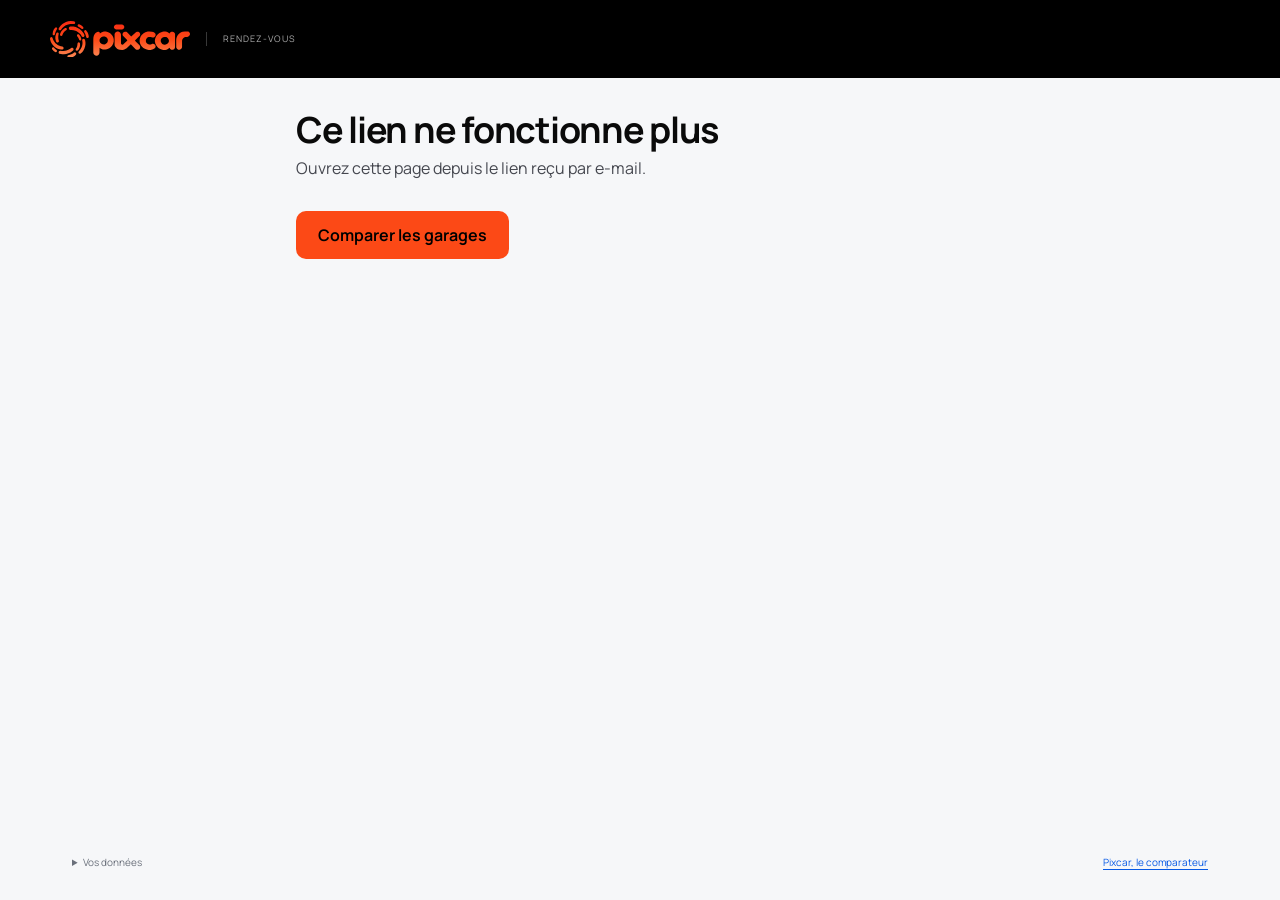
<file: rendez-vous/index.html>
<!doctype html>
<html lang="fr">
<head>
<meta charset="utf-8">
<meta http-equiv="Content-Security-Policy" content="default-src 'self'; script-src 'self'; style-src 'self'; img-src 'self' data:; font-src 'self'; connect-src https://api.pixcar.fr; object-src 'none'; base-uri 'none'; form-action 'self'">
<meta name="referrer" content="strict-origin-when-cross-origin">
<meta name="viewport" content="width=device-width,initial-scale=1,viewport-fit=cover">
<meta name="robots" content="noindex">
<meta name="description" content="Suivi d'une demande de rendez-vous prise sur Pixcar.">
<meta name="theme-color" content="#111216">
<meta name="pixcar-api" content="https://api.pixcar.fr">
<title>Votre rendez-vous · Pixcar</title>
<link rel="icon" href="../favicon.ico" sizes="48x48">
<link rel="icon" type="image/svg+xml" href="../favicon.svg">
<link rel="preload" href="../assets/fonts/manrope-latin.a30ddcd349.woff2" as="font" type="font/woff2" crossorigin>
<link rel="stylesheet" href="../assets/pro.385ecfbc71.css">
</head>
<body>
<svg class="sprite" width="0" height="0" aria-hidden="true" focusable="false">
<symbol id="px-mark" viewBox="0 0 100 100"><linearGradient id="px-grad" gradientUnits="userSpaceOnUse" x1="0" y1="2.3" x2="0" y2="97.7"><stop offset="0" stop-color="#F82B15"/><stop offset=".5" stop-color="#FC4916"/><stop offset="1" stop-color="#FB8855"/></linearGradient><path d="M53.5 2.3 60.8 2.7 63.2 3.4 64.4 4.6 64.8 5.7 64.8 7.9 63.2 9.7 61.6 10.2 52.6 10 49.6 10.5 44.3 12 39.7 14.2 35.4 17.1 31.8 20.6 27.4 26 26 26.5 24.3 26.2 23.2 25.6 22.5 24.6 22.2 22 23.3 19.8 27.8 14 32 10.3 37.5 6.7 41.2 5 46.9 3.2ZM73.7 10.9 75.3 10.9 77.9 12 81.2 14 83.6 15.9 85.4 17.7 86.1 19.1 86.1 21.1 85.5 22.2 83.6 23.2 82.3 22.9 77.9 19.5 72.3 16.5 71.2 14.5 71.5 12.7 72.3 11.6ZM52.6 16.4 60.3 16.6 66.3 17.9 70.2 19.5 76.4 23 82 27.9 86.6 33.8 88.8 38.7 88.8 40.4 88.1 42.2 86.9 43.4 85.6 43.8 84.7 43.8 83.2 43.2 82.2 42.2 79.1 37.4 77.3 35.3 71.5 30.5 67.6 28.3 60.8 26.1 55.5 25.4 51.8 25.4 50.4 24.7 48.8 22.9 48.6 20 49.3 18.7 50.8 17.1ZM14.6 18.8 16.6 18.8 17.6 19.3 18.4 20.9 18.4 22.6 14.8 29.7 13.4 33.2 12.3 37.8 10.7 39 8.7 39 7.1 37.8 6.7 36.3 7.5 30.1 8.6 26.8 10.1 23.7 12.2 20.8 13.9 19.1ZM39.7 20.1 41.2 20.1 43 21.5 43.5 22.9 43 24.8 42.3 25.8 38.1 28.7 35.7 31.3 33.2 35.2 31.8 38.9 30.9 40.1 29.3 40.8 27.1 40.3 26.4 39.6 25.7 37.6 26.4 34.7 28.4 30.1 30.4 27.2 32.8 24.6 36.8 21.5ZM90.9 25.9 92.9 26.5 94.7 28.6 96.7 31.6 98.6 36 99.7 40.2 100 43.3 99.5 44.7 97.5 46.2 95.3 46 93.9 44.6 91 35.8 87.9 30.1 88.2 27.9 88.8 26.8ZM19.2 32 20.1 32 21.1 32.5 21.9 33.4 22.4 34.7 21.3 41.8 21.3 46.8 22 50.8 22.8 53.2 22.9 55.2 22.1 56.8 20.3 57.9 17.9 57.7 16.3 56.3 14.8 52.5 13.6 46.8 13.9 41.8 15.6 35.4 17.3 32.9ZM71.8 36.4 74 36.8 75.8 38.7 78.2 42 79.5 44.6 80.4 47.5 80.7 50.1 80.2 51.4 79 52.4 77.3 52.6 75.5 51.5 72.9 45.3 69.7 40.9 69.5 39.8 69.7 38.2 70.3 37.1ZM3 43.9 4.9 44.1 6.3 45.3 8.2 50.5 9.9 54.1 14 59.4 16.7 62 19.9 64.3 22.7 65.8 27.8 67.5 32 68.3 34.1 69.7 34.9 71.4 34.9 73 34.7 73.8 33.7 75.1 32 75.9 28.7 75.9 24.7 75.2 19.9 73.7 14 70.4 10.8 67.9 7.3 64.4 4.4 60.4 2.2 56.3 0.3 50.3 0 48.8 0.3 46.2 1.2 44.8ZM85.8 48.3 88.2 48.5 89.8 49.8 90.3 51 91.4 56.9 91.4 62.4 90.7 67 88.8 73.4 85.5 79.6 82.9 82.9 79.1 86.4 77.7 86.9 76.4 86.9 74.1 85.5 73.4 84.2 73.4 82.4 74.1 80.9 77.3 77.2 79.1 74.5 81.7 69.2 83.3 64 83.7 60.4 83.7 56.5 83.1 53.2 83.1 51 84 49.5ZM74.2 57.3 75.8 57.8 76.9 58.9 77.3 60.2 77.6 64.8 76.9 68.8 76 71.4 74.3 74.9 72.6 77.2 70.2 79.2 68.5 79.2 66.4 77.6 66.2 74.9 69 70.1 70.1 67 71.2 59.1 72.6 57.7ZM7.8 70.3 10.1 71 12.6 74 17.6 78 18 79.1 18 80.7 16.6 82.5 15.1 82.9 13.1 82.3 9.5 79.8 6 76 5.1 74.5 5.1 72.3 6.5 70.7ZM55.9 71.4 57.9 71.4 59.9 72.6 60.8 74.5 60.6 76.7 59.6 78.5 56.2 81.2 54 82.7 49.3 85.1 41.6 87.5 36.2 88.2 31.8 88.2 24.7 87.1 23.7 86.6 22.5 85.1 22.2 84.2 22.5 81.5 23.7 80 24.7 79.5 26.3 79.1 30.9 79.7 34.2 79.7 39 79.2 42.3 78.5 48.7 76.1ZM64.1 83.2 65.4 83.4 66.9 84.5 67.4 85.3 67.7 87.3 66.7 89.6 63.6 92.4 57.9 95.7 51.5 97.7 47.8 97.7 46.7 97.2 45.3 95.8 44.9 94.7 44.9 93.2 45.3 92.1 46.7 90.7 49.1 90.2 54.8 88.2 59 86 62.1 83.9Z"/></symbol><symbol id="px-logo" viewBox="0 0 1643 433.8"><linearGradient id="px-grad-logo" gradientUnits="userSpaceOnUse" x1="0" y1="0" x2="0" y2="433.8"><stop offset="0" stop-color="#F82B15"/><stop offset=".5" stop-color="#FC4916"/><stop offset="1" stop-color="#FB8855"/></linearGradient><path d="M243.5 0 276.5 1.9 287.5 5 292.9 10.4 295 15.4 294.9 25.4 287.5 33.8 280.5 35.9 239.5 34.9 225.5 37.1 201.5 44.1 180.5 54 161 67.4 144.5 83 124.5 107.8 118.5 109.9 110.5 108.8 105.5 105.7 102.2 101.4 101.2 89.4 106.1 79.4 126.5 52.9 145.5 36 170.5 20.1 187.5 12.1 213.5 4.1ZM335.5 39.1 342.5 39.1 354.5 44 369.5 53 380.5 61.9 388.5 70 391.9 76.4 391.9 85.4 389 90.4 380.5 94.8 374.5 93.8 354.5 78 329.1 64.4 324.1 55.4 325.1 47.4 329 42.4ZM776.5 41.1 845.5 40.9 853.5 43.1 866 53.4 869.9 60.4 872 68.4 869.9 81.4 862.5 91.8 852.5 97.8 845.5 99.8 776.5 99.9 769.5 97.8 763 94.4 754.1 85.4 750.1 75.4 750 67.4 755.1 54.4 760.5 48.9 769.5 43.1ZM239.5 64.1 274.5 64.9 301.5 71.1 319.5 78 347.5 94 373 116.4 393.9 143.4 403.9 165.4 403.9 173.4 400.9 181.4 395.5 186.8 389.5 188.8 385.5 188.8 378.5 185.8 374.1 181.4 359.9 159.4 351.5 150.1 325.5 128.1 307.5 118.1 276.5 108.1 252.5 104.9 235.5 104.9 229.5 101.8 222.2 93.4 221.2 80.4 224.1 74.4 231 67.4ZM66.5 75.1 75.5 75.1 80 77.4 83.8 84.4 83.8 92.4 67.2 124.4 61.1 140.4 55.9 161.4 48.5 166.8 39.5 166.8 32.1 161.4 30.3 154.4 34.1 126.4 39.1 111.4 46.1 97.4 55.5 84 63 76.4ZM180.5 81.1 187.5 81.1 195.9 87.4 198 93.4 195.9 102.4 192.5 106.8 173.5 120.1 162.5 131.9 151.1 149.4 144.8 166.4 140.5 171.9 133.5 174.9 123.5 172.8 120.1 169.4 117 160.4 120.2 147.4 129.1 126.4 138.5 113 149 101.4 167.5 87ZM413.5 107.1 422.5 110 430.9 119.4 439.9 133.4 448.9 153.4 453.9 172.4 455 186.4 452.5 192.9 443.5 199.8 433.5 198.8 427.1 192.4 413.9 152.4 400.1 126.4 401.1 116.4 404.1 111.4ZM1165.5 122.1 1196.5 125.1 1211.5 130.1 1223.5 136 1232 142.4 1235.9 147.4 1240 159.4 1238.8 170.4 1234.9 178.4 1223.5 189.8 1214.5 193.8 1203.5 194.9 1181.5 187.1 1158.5 188.1 1148.5 192 1138 200.4 1132.1 207.4 1126.2 221.4 1125 237.4 1129.2 251.4 1136 261.4 1147.5 270.8 1163.5 276.8 1179.5 276.9 1185.5 275.8 1200.5 268.1 1211.5 267.1 1225.5 273.1 1232.5 279 1236.8 285.4 1240 296.4 1238.8 306.4 1234.9 315.4 1229.5 320.9 1209.5 332.8 1180.5 339.9 1158.5 339.9 1135.5 335.8 1113.5 326.8 1095.5 315.8 1077.5 298.9 1066.1 283.4 1056.2 261.4 1052 243.4 1052 219.4 1056.2 201.4 1065.1 180.4 1076 165.4 1098.5 145 1119.5 133.1 1147.5 124.1ZM1583.5 122.1 1610.5 121.9 1622.5 124.1 1628.5 127 1636.9 135.4 1641.9 144.4 1643 150.4 1641.9 161.4 1636.9 171.4 1628.5 179.8 1611.5 186.8 1590.5 186.9 1578.5 190.1 1570 195.4 1561.1 204.4 1553.2 218.4 1550 230.4 1550 307.4 1547.8 315.4 1541.5 325.9 1533.5 332.8 1520.5 337.9 1505.5 336.8 1497.5 332.8 1488.5 323.9 1483.2 314.4 1482 309.4 1481 222.4 1483.2 204.4 1488.2 186.4 1495.1 172.4 1505.5 157.9 1524.5 141 1545.5 130.1 1557.5 126.1ZM632.5 124.1 656.5 123.9 683.5 131.1 706.5 144 728.9 166.4 739.9 185.4 744.9 198.4 748 213.4 748 240.4 740.9 267.4 727.9 290.4 711 309.4 695.5 320.8 667.5 332.8 649.5 335.9 634.5 335.9 620.5 333.8 598.5 325.8 581.5 314.3 581 373.4 575.9 389.4 567 399.4 559.5 403.8 546.5 406.9 532.5 404.8 523 399.4 514.1 389.4 510.1 381.4 508 370.4 508 222.4 509 197.4 514.1 174.4 520.1 160.4 526.5 150.9 538.5 139 553.5 130.1 564.5 126.9 570.5 127.1 577.5 130 583.9 136.4 584.5 146.5 607.5 132.1ZM788.5 124.1 801.5 124.1 814.5 129 824.5 137.9 830.9 149.4 833 158.4 833 264.4 838 273.4 848.5 277.9 858.5 275.8 864 271.4 907.9 228.4 900 218.4 856.5 173.9 853.1 168.4 851 160.4 852.1 148.4 857.1 138.4 864.5 131 878.5 124.9 897.5 127.1 911 138.4 952.5 182.6 1008.5 132 1019.5 127.1 1032.5 125.9 1037.5 127.1 1047.5 133 1053.9 140.4 1057.8 150.4 1058 162.4 1054.9 170.4 1049.8 177.4 997 228.4 1006 239.4 1048.5 283 1054.9 291.4 1057.8 300.4 1058 311.4 1052.9 324.4 1044.5 332.8 1036.5 336.8 1031.5 337.9 1014.5 336.8 1004.5 330.9 948.5 274.3 899.5 318.8 872.5 333.8 863.5 336.8 848.5 339.9 820.5 338.8 805.5 334.8 791.5 327.8 781.5 320.8 766.1 303.4 761.1 293.4 758 282.4 758 153.4 762.1 142.4 770.5 132.9 781.5 126.1ZM1335.5 124.1 1352.5 123.9 1369.5 127.1 1387.5 135 1401.5 145.8 1403.9 144.4 1408 137.4 1417.5 129 1427.5 125.1 1440.5 124.9 1454.5 131 1464.9 142.4 1468 151.4 1468 309.4 1462.9 322.4 1456 330.4 1449.5 334.8 1440.5 337.9 1423.5 336.8 1411 328.4 1402.5 315.4 1384.5 329.8 1367.5 336.8 1352.5 339.9 1331.5 339.9 1318.5 337.8 1301.5 332.8 1276.5 318.8 1261.5 305.9 1246.1 285.4 1237.2 266.4 1231 240.4 1231 226.4 1234.2 208.4 1244.1 183.4 1260 161.4 1283.5 142 1305.5 131.1 1321.5 126.1ZM87.5 135.1 91.5 135.1 96 137.4 99.9 141.4 102 147.4 97 179.4 97 202.4 100.2 220.4 103.8 231.4 104 240.4 100.5 247.9 92.5 252.9 81.5 251.8 74.1 245.4 67.2 228.4 62 202.4 63.1 179.4 71.2 150.4 78.5 138.9ZM326.5 155.1 336.5 157 345 165.4 355.9 180.4 361.9 192.4 365.9 205.4 367 217.4 364.9 223.4 359.5 227.8 351.5 228.8 343.5 223.9 331.9 195.4 317.1 175.4 316 170.4 317.1 163.4 320.1 158.4ZM625.5 181.1 613.5 184.1 605.5 188 592.5 198.9 587.1 206.4 582.1 218.4 581 234.4 587.1 251.4 599.5 264.8 609.5 270.8 618.5 273.8 635.5 274.9 647.5 271.8 655.5 267.8 670.5 253.9 677.9 238.4 679 220.4 673.9 205.4 661.5 191 642.5 182.1ZM1337.5 187.1 1322.5 193 1314 199.4 1308.1 206.4 1303.2 214.4 1300.2 224.4 1300.2 240.4 1307.1 256.4 1315.5 265.9 1323.5 271.8 1341.5 277.9 1359.5 276.8 1377.5 267.8 1390.9 252.4 1396 236.4 1394.8 222.4 1385.9 204.4 1374.5 194 1364.5 189.1 1356.5 187.1ZM13.5 189.1 22.5 190.1 28.9 195.4 37.1 219.4 45.1 235.4 63.5 259.9 76 271.4 90.5 281.8 103.5 288.8 126.5 296.8 145.5 300.1 155 306.4 158.8 314.4 159 321.4 157.8 325.4 153.5 330.9 145.5 334.8 130.5 334.9 112.5 331.8 90.5 324.8 63.5 309.8 49 298.4 33 282.4 20.1 264.4 10.1 245.4 1.1 218.4 0 211.4 1.1 199.4 5.5 193.1ZM390.5 209.1 401.5 210 408.5 215.9 410.9 221.4 416 248.4 416 273.4 412.9 294.4 403.9 323.4 388.9 351.4 377 366.4 359.9 382.4 353.5 384.8 347.5 384.8 337.1 378.4 334.1 372.4 334.1 364.4 337.1 357.4 351.5 340.9 359.9 328.4 371.9 304.4 378.9 280.4 381 264.4 381 246.4 378 231.4 378.1 221.4 382 214.4ZM337.5 250.2 345 252.4 349.9 257.4 351.9 263.4 353 284.4 349.9 302.4 345.9 314.4 337.9 330.4 330.5 340.9 319.5 349.8 311.5 349.8 302.1 342.4 301.1 330.4 313.9 308.4 318.9 294.4 324.1 258.4 330.5 252ZM35.5 309.1 46 312.4 57.5 325.9 79.9 344.4 81.8 349.4 81.8 356.4 75.5 364.8 68.5 366.8 59.5 363.8 43 352.4 27.1 335.4 23.1 328.4 23.1 318.4 29.5 311.1ZM254.5 314.1 263.5 314.1 272.5 320 276.9 328.4 275.9 338.4 271 346.4 255.5 358.8 245.5 365.8 224.5 376.8 189.5 387.8 164.5 390.9 144.5 390.9 112.5 385.8 108 383.4 102.2 376.4 101 372.4 102.2 360.4 108 353.4 112.5 351.1 119.5 349.2 140.5 351.9 155.5 351.9 177.5 349.9 192.5 346.8 221.5 335.8ZM291.5 368.1 297.5 369.1 304.5 374 306.9 377.4 308 386.4 303.5 396.9 289.5 409.8 263.5 424.8 234.5 433.8 217.5 433.8 212.5 431.8 206.1 425.4 204.2 420.4 204.2 413.4 206.1 408.4 212.5 402.1 223.5 399.8 249.5 390.8 268.5 380.8 282.5 371.1Z"/></symbol>
<symbol id="i-check" viewBox="0 0 24 24"><path d="m5 12.5 4.5 4.5L19 7.5" /></symbol>
<symbol id="i-clock" viewBox="0 0 24 24"><circle cx="12" cy="12" r="9" /><path d="M12 7v5l3 2" /></symbol>
<symbol id="i-calendar" viewBox="0 0 24 24"><rect x="3.5" y="5" width="17" height="15.5" rx="2" /><path d="M3.5 10h17M8 3v4M16 3v4" /></symbol>
<symbol id="i-phone" viewBox="0 0 24 24"><path d="M21 16.5v3a2 2 0 0 1-2.2 2A18 18 0 0 1 2.5 5.2 2 2 0 0 1 4.5 3h3a2 2 0 0 1 2 1.7l.5 2.6a2 2 0 0 1-.6 1.8L8 10.5a15 15 0 0 0 5.5 5.5l1.4-1.4a2 2 0 0 1 1.8-.6l2.6.5a2 2 0 0 1 1.7 2z" /></symbol>
<symbol id="i-pin" viewBox="0 0 24 24"><path d="M12 21s-7-6.2-7-11a7 7 0 0 1 14 0c0 4.8-7 11-7 11z" /><circle cx="12" cy="10" r="2.5" /></symbol>
<symbol id="i-car" viewBox="0 0 24 24"><path d="M4 16.5V12l2-5h12l2 5v4.5M4 16.5h16M4 16.5V19h3v-2.5M17 16.5V19h3v-2.5M4 12h16" /><circle cx="7.5" cy="14" r=".6" /><circle cx="16.5" cy="14" r=".6" /></symbol>
<symbol id="i-user" viewBox="0 0 24 24"><circle cx="12" cy="8" r="4" /><path d="M4 20c1.5-4 4.5-6 8-6s6.5 2 8 6" /></symbol>
<symbol id="i-mail" viewBox="0 0 24 24"><rect x="3" y="5" width="18" height="14" rx="2" /><path d="m4 7 8 6 8-6" /></symbol>
<symbol id="i-download" viewBox="0 0 24 24"><path d="M12 4v11m-5-5 5 5 5-5M5 20h14" /></symbol>
<symbol id="i-garage" viewBox="0 0 24 24"><path d="M3 10.5 12 4l9 6.5V20H3z" /><path d="M7 20v-6h10v6M7 17h10" /></symbol>
<symbol id="i-tag" viewBox="0 0 24 24"><path d="M3.5 12.5 12 4h7.5v7.5L11 20z" /><circle cx="15.5" cy="8" r="1.4" /></symbol>
</svg>
<a class="skip" href="#main">Aller au contenu</a>
<header class="pro-top">
<div class="m-nav">
<div class="m-lockup">
<a class="m-brand" href="../" aria-label="Pixcar : retour au comparateur"><svg viewBox="0 0 1643 433.8" aria-hidden="true"><use href="#px-logo" /></svg></a>
<span class="m-pro-label">RENDEZ-VOUS</span>
</div>
</div>
</header>
<main id="main" class="pro-main rv-page" tabindex="-1">
<noscript><p class="pro-alert">Cette page a besoin de JavaScript.</p></noscript>
<p class="pro-loading" id="rvLoading">Chargement…</p>
<div class="pro-alert" id="rvAlert" role="alert" hidden></div>
<section id="rvGone" hidden aria-labelledby="rvGoneTitle">
<h1 id="rvGoneTitle" tabindex="-1">Ce lien ne fonctionne plus</h1>
<p class="lead" id="rvGoneText">Il a expiré, ou la demande a été effacée.</p>
<p><a class="btn primary" href="../">Comparer les garages</a></p>
</section>
<section id="rvView" hidden aria-labelledby="rvTitle">
<p class="rv-status" id="rvStatus"></p>
<h1 id="rvTitle" tabindex="-1"></h1>
<p class="lead" id="rvLead"></p>
<div class="rv-card" id="rvCard"></div>
<ol class="rv-steps" id="rvSteps" aria-label="Étapes de la demande"></ol>
<div class="rv-acts" id="rvActs"></div>
<div id="rvMore"></div>
<p class="sr-only" id="rvLive" role="status" aria-live="polite"></p>
</section>
</main>
<footer class="pro-foot">
<details class="pro-privacy">
<summary>Vos données</summary>
<ul>
<li>Votre nom, votre e-mail, votre téléphone, votre voiture et votre message vont au seul garage choisi, pour ce rendez-vous. Pixcar les efface 30 jours après le rendez-vous (7 jours après un refus, une annulation ou une demande restée sans réponse).</li>
<li>Ce lien personnel est le seul moyen d'accéder à votre demande : ne le transmettez pas. Il cesse de fonctionner 7 jours après le rendez-vous.</li>
<li>Accès, rectification, effacement : <a href="mailto:contact@pixcar.fr">contact@pixcar.fr</a>.</li>
</ul>
</details>
<p><a href="../">Pixcar, le comparateur</a></p>
</footer>
<script src="../assets/rdv-page.b7626d6167.js" defer></script>
</body>
</html>
</file>
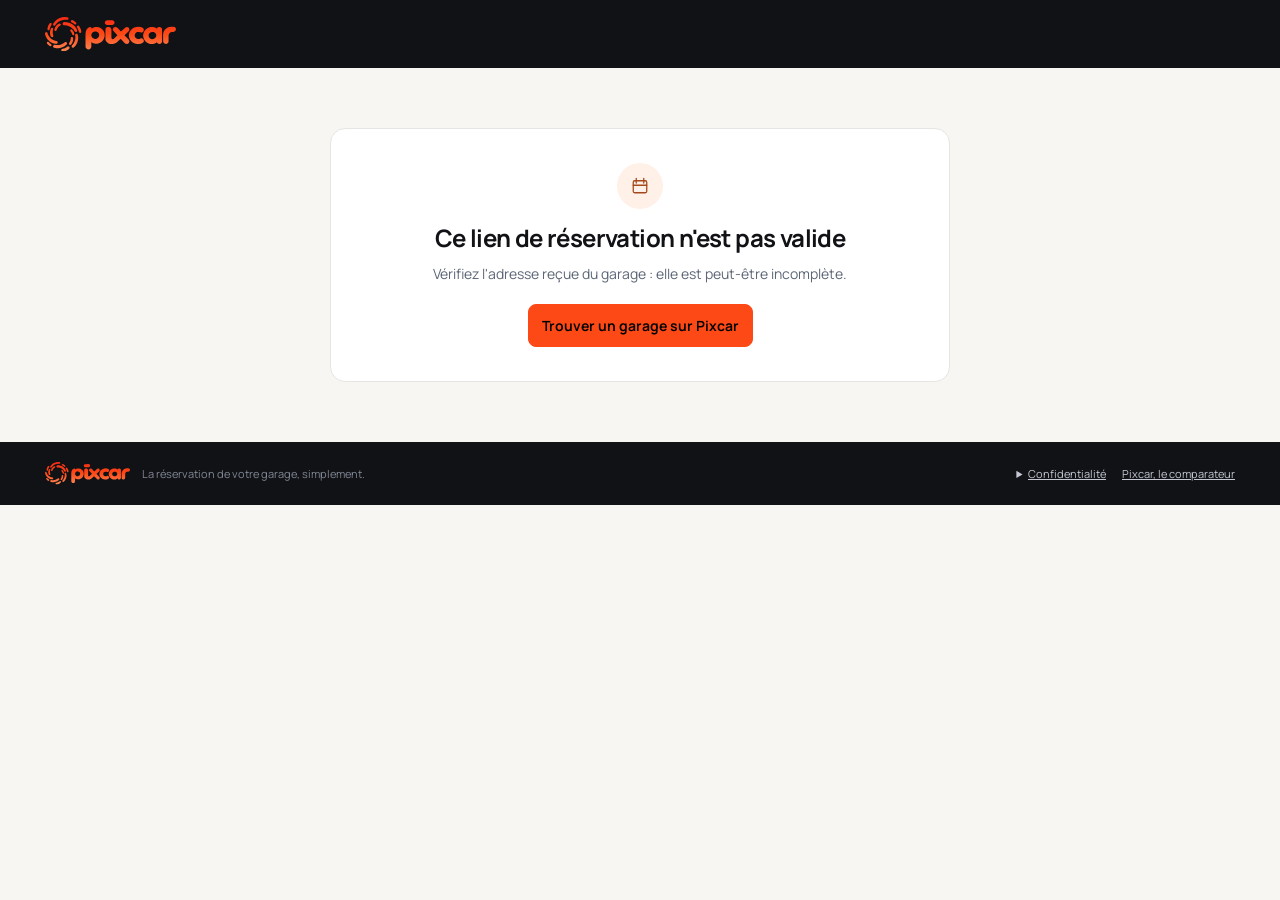
<file: reserver/index.html>
<!doctype html>
<html lang="fr">
<head>
<meta charset="utf-8">
<meta http-equiv="Content-Security-Policy" content="default-src 'self'; script-src 'self'; style-src 'self'; img-src 'self' data:; font-src 'self'; connect-src https://api.pixcar.fr; object-src 'none'; base-uri 'none'; form-action 'self'">
<meta name="referrer" content="strict-origin-when-cross-origin">
<meta name="viewport" content="width=device-width,initial-scale=1,viewport-fit=cover">
<meta name="robots" content="noindex">
<meta name="description" content="Réservez en ligne un rendez-vous dans ce garage, selon ses disponibilités : sans compte, sans paiement en ligne.">
<meta name="theme-color" content="#111216">
<meta property="og:type" content="website">
<meta property="og:title" content="Réservez votre créneau en ligne · Pixcar">
<meta property="og:description" content="Choisissez vos prestations et un horaire libre de l'atelier : sans compte, sans paiement en ligne.">
<meta name="pixcar-api" content="https://api.pixcar.fr">
<title>Réserver en ligne · Pixcar</title>
<link rel="icon" href="../favicon.ico" sizes="48x48">
<link rel="icon" type="image/svg+xml" href="../favicon.svg">
<link rel="preload" href="../assets/fonts/manrope-latin.a30ddcd349.woff2" as="font" type="font/woff2" crossorigin>
<link rel="stylesheet" href="../assets/reserver.ad1f5e1a46.css">
</head>
<body>
<svg class="sprite" width="0" height="0" aria-hidden="true" focusable="false">
<symbol id="px-mark" viewBox="0 0 100 100"><linearGradient id="px-grad" gradientUnits="userSpaceOnUse" x1="0" y1="2.3" x2="0" y2="97.7"><stop offset="0" stop-color="#F82B15"/><stop offset=".5" stop-color="#FC4916"/><stop offset="1" stop-color="#FB8855"/></linearGradient><path d="M53.5 2.3 60.8 2.7 63.2 3.4 64.4 4.6 64.8 5.7 64.8 7.9 63.2 9.7 61.6 10.2 52.6 10 49.6 10.5 44.3 12 39.7 14.2 35.4 17.1 31.8 20.6 27.4 26 26 26.5 24.3 26.2 23.2 25.6 22.5 24.6 22.2 22 23.3 19.8 27.8 14 32 10.3 37.5 6.7 41.2 5 46.9 3.2ZM73.7 10.9 75.3 10.9 77.9 12 81.2 14 83.6 15.9 85.4 17.7 86.1 19.1 86.1 21.1 85.5 22.2 83.6 23.2 82.3 22.9 77.9 19.5 72.3 16.5 71.2 14.5 71.5 12.7 72.3 11.6ZM52.6 16.4 60.3 16.6 66.3 17.9 70.2 19.5 76.4 23 82 27.9 86.6 33.8 88.8 38.7 88.8 40.4 88.1 42.2 86.9 43.4 85.6 43.8 84.7 43.8 83.2 43.2 82.2 42.2 79.1 37.4 77.3 35.3 71.5 30.5 67.6 28.3 60.8 26.1 55.5 25.4 51.8 25.4 50.4 24.7 48.8 22.9 48.6 20 49.3 18.7 50.8 17.1ZM14.6 18.8 16.6 18.8 17.6 19.3 18.4 20.9 18.4 22.6 14.8 29.7 13.4 33.2 12.3 37.8 10.7 39 8.7 39 7.1 37.8 6.7 36.3 7.5 30.1 8.6 26.8 10.1 23.7 12.2 20.8 13.9 19.1ZM39.7 20.1 41.2 20.1 43 21.5 43.5 22.9 43 24.8 42.3 25.8 38.1 28.7 35.7 31.3 33.2 35.2 31.8 38.9 30.9 40.1 29.3 40.8 27.1 40.3 26.4 39.6 25.7 37.6 26.4 34.7 28.4 30.1 30.4 27.2 32.8 24.6 36.8 21.5ZM90.9 25.9 92.9 26.5 94.7 28.6 96.7 31.6 98.6 36 99.7 40.2 100 43.3 99.5 44.7 97.5 46.2 95.3 46 93.9 44.6 91 35.8 87.9 30.1 88.2 27.9 88.8 26.8ZM19.2 32 20.1 32 21.1 32.5 21.9 33.4 22.4 34.7 21.3 41.8 21.3 46.8 22 50.8 22.8 53.2 22.9 55.2 22.1 56.8 20.3 57.9 17.9 57.7 16.3 56.3 14.8 52.5 13.6 46.8 13.9 41.8 15.6 35.4 17.3 32.9ZM71.8 36.4 74 36.8 75.8 38.7 78.2 42 79.5 44.6 80.4 47.5 80.7 50.1 80.2 51.4 79 52.4 77.3 52.6 75.5 51.5 72.9 45.3 69.7 40.9 69.5 39.8 69.7 38.2 70.3 37.1ZM3 43.9 4.9 44.1 6.3 45.3 8.2 50.5 9.9 54.1 14 59.4 16.7 62 19.9 64.3 22.7 65.8 27.8 67.5 32 68.3 34.1 69.7 34.9 71.4 34.9 73 34.7 73.8 33.7 75.1 32 75.9 28.7 75.9 24.7 75.2 19.9 73.7 14 70.4 10.8 67.9 7.3 64.4 4.4 60.4 2.2 56.3 0.3 50.3 0 48.8 0.3 46.2 1.2 44.8ZM85.8 48.3 88.2 48.5 89.8 49.8 90.3 51 91.4 56.9 91.4 62.4 90.7 67 88.8 73.4 85.5 79.6 82.9 82.9 79.1 86.4 77.7 86.9 76.4 86.9 74.1 85.5 73.4 84.2 73.4 82.4 74.1 80.9 77.3 77.2 79.1 74.5 81.7 69.2 83.3 64 83.7 60.4 83.7 56.5 83.1 53.2 83.1 51 84 49.5ZM74.2 57.3 75.8 57.8 76.9 58.9 77.3 60.2 77.6 64.8 76.9 68.8 76 71.4 74.3 74.9 72.6 77.2 70.2 79.2 68.5 79.2 66.4 77.6 66.2 74.9 69 70.1 70.1 67 71.2 59.1 72.6 57.7ZM7.8 70.3 10.1 71 12.6 74 17.6 78 18 79.1 18 80.7 16.6 82.5 15.1 82.9 13.1 82.3 9.5 79.8 6 76 5.1 74.5 5.1 72.3 6.5 70.7ZM55.9 71.4 57.9 71.4 59.9 72.6 60.8 74.5 60.6 76.7 59.6 78.5 56.2 81.2 54 82.7 49.3 85.1 41.6 87.5 36.2 88.2 31.8 88.2 24.7 87.1 23.7 86.6 22.5 85.1 22.2 84.2 22.5 81.5 23.7 80 24.7 79.5 26.3 79.1 30.9 79.7 34.2 79.7 39 79.2 42.3 78.5 48.7 76.1ZM64.1 83.2 65.4 83.4 66.9 84.5 67.4 85.3 67.7 87.3 66.7 89.6 63.6 92.4 57.9 95.7 51.5 97.7 47.8 97.7 46.7 97.2 45.3 95.8 44.9 94.7 44.9 93.2 45.3 92.1 46.7 90.7 49.1 90.2 54.8 88.2 59 86 62.1 83.9Z"/></symbol><symbol id="px-logo" viewBox="0 0 1643 433.8"><linearGradient id="px-grad-logo" gradientUnits="userSpaceOnUse" x1="0" y1="0" x2="0" y2="433.8"><stop offset="0" stop-color="#F82B15"/><stop offset=".5" stop-color="#FC4916"/><stop offset="1" stop-color="#FB8855"/></linearGradient><path d="M243.5 0 276.5 1.9 287.5 5 292.9 10.4 295 15.4 294.9 25.4 287.5 33.8 280.5 35.9 239.5 34.9 225.5 37.1 201.5 44.1 180.5 54 161 67.4 144.5 83 124.5 107.8 118.5 109.9 110.5 108.8 105.5 105.7 102.2 101.4 101.2 89.4 106.1 79.4 126.5 52.9 145.5 36 170.5 20.1 187.5 12.1 213.5 4.1ZM335.5 39.1 342.5 39.1 354.5 44 369.5 53 380.5 61.9 388.5 70 391.9 76.4 391.9 85.4 389 90.4 380.5 94.8 374.5 93.8 354.5 78 329.1 64.4 324.1 55.4 325.1 47.4 329 42.4ZM776.5 41.1 845.5 40.9 853.5 43.1 866 53.4 869.9 60.4 872 68.4 869.9 81.4 862.5 91.8 852.5 97.8 845.5 99.8 776.5 99.9 769.5 97.8 763 94.4 754.1 85.4 750.1 75.4 750 67.4 755.1 54.4 760.5 48.9 769.5 43.1ZM239.5 64.1 274.5 64.9 301.5 71.1 319.5 78 347.5 94 373 116.4 393.9 143.4 403.9 165.4 403.9 173.4 400.9 181.4 395.5 186.8 389.5 188.8 385.5 188.8 378.5 185.8 374.1 181.4 359.9 159.4 351.5 150.1 325.5 128.1 307.5 118.1 276.5 108.1 252.5 104.9 235.5 104.9 229.5 101.8 222.2 93.4 221.2 80.4 224.1 74.4 231 67.4ZM66.5 75.1 75.5 75.1 80 77.4 83.8 84.4 83.8 92.4 67.2 124.4 61.1 140.4 55.9 161.4 48.5 166.8 39.5 166.8 32.1 161.4 30.3 154.4 34.1 126.4 39.1 111.4 46.1 97.4 55.5 84 63 76.4ZM180.5 81.1 187.5 81.1 195.9 87.4 198 93.4 195.9 102.4 192.5 106.8 173.5 120.1 162.5 131.9 151.1 149.4 144.8 166.4 140.5 171.9 133.5 174.9 123.5 172.8 120.1 169.4 117 160.4 120.2 147.4 129.1 126.4 138.5 113 149 101.4 167.5 87ZM413.5 107.1 422.5 110 430.9 119.4 439.9 133.4 448.9 153.4 453.9 172.4 455 186.4 452.5 192.9 443.5 199.8 433.5 198.8 427.1 192.4 413.9 152.4 400.1 126.4 401.1 116.4 404.1 111.4ZM1165.5 122.1 1196.5 125.1 1211.5 130.1 1223.5 136 1232 142.4 1235.9 147.4 1240 159.4 1238.8 170.4 1234.9 178.4 1223.5 189.8 1214.5 193.8 1203.5 194.9 1181.5 187.1 1158.5 188.1 1148.5 192 1138 200.4 1132.1 207.4 1126.2 221.4 1125 237.4 1129.2 251.4 1136 261.4 1147.5 270.8 1163.5 276.8 1179.5 276.9 1185.5 275.8 1200.5 268.1 1211.5 267.1 1225.5 273.1 1232.5 279 1236.8 285.4 1240 296.4 1238.8 306.4 1234.9 315.4 1229.5 320.9 1209.5 332.8 1180.5 339.9 1158.5 339.9 1135.5 335.8 1113.5 326.8 1095.5 315.8 1077.5 298.9 1066.1 283.4 1056.2 261.4 1052 243.4 1052 219.4 1056.2 201.4 1065.1 180.4 1076 165.4 1098.5 145 1119.5 133.1 1147.5 124.1ZM1583.5 122.1 1610.5 121.9 1622.5 124.1 1628.5 127 1636.9 135.4 1641.9 144.4 1643 150.4 1641.9 161.4 1636.9 171.4 1628.5 179.8 1611.5 186.8 1590.5 186.9 1578.5 190.1 1570 195.4 1561.1 204.4 1553.2 218.4 1550 230.4 1550 307.4 1547.8 315.4 1541.5 325.9 1533.5 332.8 1520.5 337.9 1505.5 336.8 1497.5 332.8 1488.5 323.9 1483.2 314.4 1482 309.4 1481 222.4 1483.2 204.4 1488.2 186.4 1495.1 172.4 1505.5 157.9 1524.5 141 1545.5 130.1 1557.5 126.1ZM632.5 124.1 656.5 123.9 683.5 131.1 706.5 144 728.9 166.4 739.9 185.4 744.9 198.4 748 213.4 748 240.4 740.9 267.4 727.9 290.4 711 309.4 695.5 320.8 667.5 332.8 649.5 335.9 634.5 335.9 620.5 333.8 598.5 325.8 581.5 314.3 581 373.4 575.9 389.4 567 399.4 559.5 403.8 546.5 406.9 532.5 404.8 523 399.4 514.1 389.4 510.1 381.4 508 370.4 508 222.4 509 197.4 514.1 174.4 520.1 160.4 526.5 150.9 538.5 139 553.5 130.1 564.5 126.9 570.5 127.1 577.5 130 583.9 136.4 584.5 146.5 607.5 132.1ZM788.5 124.1 801.5 124.1 814.5 129 824.5 137.9 830.9 149.4 833 158.4 833 264.4 838 273.4 848.5 277.9 858.5 275.8 864 271.4 907.9 228.4 900 218.4 856.5 173.9 853.1 168.4 851 160.4 852.1 148.4 857.1 138.4 864.5 131 878.5 124.9 897.5 127.1 911 138.4 952.5 182.6 1008.5 132 1019.5 127.1 1032.5 125.9 1037.5 127.1 1047.5 133 1053.9 140.4 1057.8 150.4 1058 162.4 1054.9 170.4 1049.8 177.4 997 228.4 1006 239.4 1048.5 283 1054.9 291.4 1057.8 300.4 1058 311.4 1052.9 324.4 1044.5 332.8 1036.5 336.8 1031.5 337.9 1014.5 336.8 1004.5 330.9 948.5 274.3 899.5 318.8 872.5 333.8 863.5 336.8 848.5 339.9 820.5 338.8 805.5 334.8 791.5 327.8 781.5 320.8 766.1 303.4 761.1 293.4 758 282.4 758 153.4 762.1 142.4 770.5 132.9 781.5 126.1ZM1335.5 124.1 1352.5 123.9 1369.5 127.1 1387.5 135 1401.5 145.8 1403.9 144.4 1408 137.4 1417.5 129 1427.5 125.1 1440.5 124.9 1454.5 131 1464.9 142.4 1468 151.4 1468 309.4 1462.9 322.4 1456 330.4 1449.5 334.8 1440.5 337.9 1423.5 336.8 1411 328.4 1402.5 315.4 1384.5 329.8 1367.5 336.8 1352.5 339.9 1331.5 339.9 1318.5 337.8 1301.5 332.8 1276.5 318.8 1261.5 305.9 1246.1 285.4 1237.2 266.4 1231 240.4 1231 226.4 1234.2 208.4 1244.1 183.4 1260 161.4 1283.5 142 1305.5 131.1 1321.5 126.1ZM87.5 135.1 91.5 135.1 96 137.4 99.9 141.4 102 147.4 97 179.4 97 202.4 100.2 220.4 103.8 231.4 104 240.4 100.5 247.9 92.5 252.9 81.5 251.8 74.1 245.4 67.2 228.4 62 202.4 63.1 179.4 71.2 150.4 78.5 138.9ZM326.5 155.1 336.5 157 345 165.4 355.9 180.4 361.9 192.4 365.9 205.4 367 217.4 364.9 223.4 359.5 227.8 351.5 228.8 343.5 223.9 331.9 195.4 317.1 175.4 316 170.4 317.1 163.4 320.1 158.4ZM625.5 181.1 613.5 184.1 605.5 188 592.5 198.9 587.1 206.4 582.1 218.4 581 234.4 587.1 251.4 599.5 264.8 609.5 270.8 618.5 273.8 635.5 274.9 647.5 271.8 655.5 267.8 670.5 253.9 677.9 238.4 679 220.4 673.9 205.4 661.5 191 642.5 182.1ZM1337.5 187.1 1322.5 193 1314 199.4 1308.1 206.4 1303.2 214.4 1300.2 224.4 1300.2 240.4 1307.1 256.4 1315.5 265.9 1323.5 271.8 1341.5 277.9 1359.5 276.8 1377.5 267.8 1390.9 252.4 1396 236.4 1394.8 222.4 1385.9 204.4 1374.5 194 1364.5 189.1 1356.5 187.1ZM13.5 189.1 22.5 190.1 28.9 195.4 37.1 219.4 45.1 235.4 63.5 259.9 76 271.4 90.5 281.8 103.5 288.8 126.5 296.8 145.5 300.1 155 306.4 158.8 314.4 159 321.4 157.8 325.4 153.5 330.9 145.5 334.8 130.5 334.9 112.5 331.8 90.5 324.8 63.5 309.8 49 298.4 33 282.4 20.1 264.4 10.1 245.4 1.1 218.4 0 211.4 1.1 199.4 5.5 193.1ZM390.5 209.1 401.5 210 408.5 215.9 410.9 221.4 416 248.4 416 273.4 412.9 294.4 403.9 323.4 388.9 351.4 377 366.4 359.9 382.4 353.5 384.8 347.5 384.8 337.1 378.4 334.1 372.4 334.1 364.4 337.1 357.4 351.5 340.9 359.9 328.4 371.9 304.4 378.9 280.4 381 264.4 381 246.4 378 231.4 378.1 221.4 382 214.4ZM337.5 250.2 345 252.4 349.9 257.4 351.9 263.4 353 284.4 349.9 302.4 345.9 314.4 337.9 330.4 330.5 340.9 319.5 349.8 311.5 349.8 302.1 342.4 301.1 330.4 313.9 308.4 318.9 294.4 324.1 258.4 330.5 252ZM35.5 309.1 46 312.4 57.5 325.9 79.9 344.4 81.8 349.4 81.8 356.4 75.5 364.8 68.5 366.8 59.5 363.8 43 352.4 27.1 335.4 23.1 328.4 23.1 318.4 29.5 311.1ZM254.5 314.1 263.5 314.1 272.5 320 276.9 328.4 275.9 338.4 271 346.4 255.5 358.8 245.5 365.8 224.5 376.8 189.5 387.8 164.5 390.9 144.5 390.9 112.5 385.8 108 383.4 102.2 376.4 101 372.4 102.2 360.4 108 353.4 112.5 351.1 119.5 349.2 140.5 351.9 155.5 351.9 177.5 349.9 192.5 346.8 221.5 335.8ZM291.5 368.1 297.5 369.1 304.5 374 306.9 377.4 308 386.4 303.5 396.9 289.5 409.8 263.5 424.8 234.5 433.8 217.5 433.8 212.5 431.8 206.1 425.4 204.2 420.4 204.2 413.4 206.1 408.4 212.5 402.1 223.5 399.8 249.5 390.8 268.5 380.8 282.5 371.1Z"/></symbol>
<symbol id="i-pin" viewBox="0 0 24 24"><path d="M20 10c0 6-8 12-8 12S4 16 4 10a8 8 0 1 1 16 0Z" /><circle cx="12" cy="10" r="2.5" /></symbol>
<symbol id="i-calendar" viewBox="0 0 24 24"><rect x="3" y="5" width="18" height="16" rx="2" /><path d="M7 2v6m10-6v6M3 11h18" /></symbol>
<symbol id="i-clock" viewBox="0 0 24 24"><circle cx="12" cy="12" r="9" /><path d="M12 6v6l4 2" /></symbol>
<symbol id="i-check" viewBox="0 0 24 24"><path d="m5 12 4 4L19 6" /></symbol>
<symbol id="i-shield" viewBox="0 0 24 24"><path d="m12 3 8 3v6c0 5-8 9-8 9s-8-4-8-9V6z" /><path d="m8 12 3 3 5-6" /></symbol>
<symbol id="i-plus" viewBox="0 0 24 24"><path d="M12 4v16M4 12h16" /></symbol>
<symbol id="i-arrow" viewBox="0 0 24 24"><path d="M4 12h16m-6-6 6 6-6 6" /></symbol>
<symbol id="i-back" viewBox="0 0 24 24"><path d="M20 12H4m6-6-6 6 6 6" /></symbol>
<symbol id="i-chevron" viewBox="0 0 24 24"><path d="m7 10 5 5 5-5" /></symbol>
<symbol id="i-info" viewBox="0 0 24 24"><circle cx="12" cy="12" r="9" /><path d="M12 11v6m0-10h.01" /></symbol>
<symbol id="i-tool" viewBox="0 0 24 24"><path d="m14 5 5-2-1 6-4 2-8 9-3-3 9-8Z" /></symbol>
<symbol id="i-bolt" viewBox="0 0 24 24"><path d="M14 2 4 14h7l-1 8 10-12h-7l1-8Z" /></symbol>
<symbol id="i-car" viewBox="0 0 24 24"><path d="m4 9 2-5h12l2 5M3 10h18v8H3v-8ZM5 18v3m14-3v3M6 14h.01M18 14h.01" /></symbol>
<symbol id="i-share" viewBox="0 0 24 24"><path d="M12 16V2m-5 5 5-5 5 5M5 11H3v11h18V11h-2" /></symbol>
<symbol id="i-phone" viewBox="0 0 24 24"><path d="M5 3h4l2 5-3 2a15 15 0 0 0 6 6l2-3 5 2v4c0 2-2 3-4 2A20 20 0 0 1 3 7C2 5 3 3 5 3Z" /></symbol>
<symbol id="i-mail" viewBox="0 0 24 24"><rect x="3" y="5" width="18" height="14" rx="2" /><path d="m3 6 9 7 9-7" /></symbol>
<symbol id="i-garage" viewBox="0 0 24 24"><path d="m3 9 9-6 9 6v12H3V9ZM6 21V11h12v10M6 15h12m-12 3h12" /></symbol>
<symbol id="i-globe" viewBox="0 0 24 24"><circle cx="12" cy="12" r="9" /><path d="M3 12h18M12 3c2.5 2.6 3.8 5.6 3.8 9s-1.3 6.4-3.8 9c-2.5-2.6-3.8-5.6-3.8-9S9.5 5.6 12 3Z" /></symbol>
</svg>
<a class="skip" href="#main">Aller au contenu</a>
<header class="site-header">
<div class="site-nav wrap">
<div class="brand-lockup">
<a class="pixcar-logo" href="../" aria-label="Pixcar, le comparateur de garages"><svg viewBox="0 0 1643 433.8" aria-hidden="true"><use href="#px-logo" /></svg></a>
<div class="garage-header" id="msHead" hidden><b id="msHeadName"></b></div>
</div>
<nav aria-label="Navigation du mini-site" id="msNav" hidden>
<a href="#booking" id="msNavBook">Réserver</a>
<a href="#garage-info">L'atelier</a>
<a href="#garage-info">Nous contacter</a>
<button type="button" id="msShare"><svg class="ico" aria-hidden="true"><use href="#i-share" /></svg>Partager</button>
</nav>
</div>
</header>
<main id="main" tabindex="-1">
<p class="ms-loading wrap" id="msLoading" role="status">Chargement du garage…</p>
<section class="ms-gone wrap" id="msGone" hidden>
<span class="ms-gone-icon" aria-hidden="true"><svg class="ico"><use href="#i-calendar" /></svg></span>
<h1 id="msGoneTitle" tabindex="-1">Ce lien de réservation n'est pas valide</h1>
<p id="msGoneText">Vérifiez l'adresse reçue du garage : elle est peut-être incomplète.</p>
<p class="ms-gone-acts" id="msGoneActs"><a class="ms-btn orange" href="../">Trouver un garage sur Pixcar</a></p>
</section>
<div id="msApp" hidden></div>
<p class="sr-only" id="msLive" role="status" aria-live="polite"></p>
</main>
<footer class="site-footer">
<div class="footer-inner wrap">
<div class="footer-brand">
<span class="pixcar-logo"><svg viewBox="0 0 1643 433.8" aria-hidden="true"><use href="#px-logo" /></svg></span>
<span>La réservation de votre garage, simplement.</span>
</div>
<div class="footer-links">
<details class="ms-privacy">
<summary>Confidentialité</summary>
<ul>
<li>Votre nom, votre e-mail, votre téléphone, l'immatriculation et le modèle de votre voiture et votre message vont au seul garage choisi, pour ce rendez-vous. Pixcar les efface 30 jours après le rendez-vous (7 jours après un refus, une annulation ou une demande restée sans réponse).</li>
<li>Aucun compte, aucun paiement en ligne : un code envoyé par e-mail confirme votre adresse avant l'envoi de la demande.</li>
<li>Accès, rectification, effacement : <a href="mailto:contact@pixcar.fr">contact@pixcar.fr</a>.</li>
</ul>
</details>
<a href="../">Pixcar, le comparateur</a>
</div>
</div>
</footer>
<div class="toast" role="status" id="msToast" hidden></div>
<script src="../assets/reserver.89b4b3234b.js" defer></script>
</body>
</html>
</file>
<file: assets/pro.385ecfbc71.css>
@font-face{font-family:Manrope;font-style:normal;font-weight:200 800;font-display:swap;src:url(fonts/manrope-latin.a30ddcd349.woff2) format("woff2");unicode-range:U+0000-00FF,U+0131,U+0152-0153,U+02BB-02BC,U+02C6,U+02DA,U+02DC,U+0304,U+0308,U+0329,U+2000-206F,U+20AC,U+2122,U+2191,U+2193,U+2212,U+2215,U+FEFF,U+FFFD}@font-face{font-family:Manrope;font-style:normal;font-weight:200 800;font-display:swap;src:url(fonts/manrope-latin-ext.3911b66d9f.woff2) format("woff2");unicode-range:U+0100-02BA,U+02BD-02C5,U+02C7-02CC,U+02CE-02D7,U+02DD-02FF,U+0304,U+0308,U+0329,U+1D00-1DBF,U+1E00-1E9F,U+1EF2-1EFF,U+2020,U+20A0-20AB,U+20AD-20C4,U+2113,U+2C60-2C7F,U+A720-A7FF}@font-face{font-family:Manrope Fallback;font-style:normal;font-weight:200 599;src:local("Arial"),local("ArialMT"),local("Liberation Sans"),local("LiberationSans"),local("Arimo"),local("Helvetica");size-adjust:104%;ascent-override:102.5%;descent-override:28.85%;line-gap-override:0%}@font-face{font-family:Manrope Fallback;font-style:normal;font-weight:600 800;src:local("Arial Bold"),local("Arial-BoldMT"),local("Liberation Sans Bold"),local("LiberationSans-Bold"),local("Arimo Bold"),local("Helvetica Bold");size-adjust:102%;ascent-override:104.51%;descent-override:29.41%;line-gap-override:0%}.px-word{display:block;flex:none;aspect-ratio:1135 / 366;background:url("data:image/svg+xml,<svg xmlns='http://www.w3.org/2000/svg' viewBox='0 0 1135 366'><linearGradient id='g' gradientUnits='userSpaceOnUse' x1='0' y1='-40.9' x2='0' y2='392.9'><stop offset='0' stop-color='%23F82B15'/><stop offset='.5' stop-color='%23FC4916'/><stop offset='1' stop-color='%23FB8855'/></linearGradient><path fill='url(%23g)' d='M268.5 0.1 337.5 0 345.5 2.1 358 12.5 361.9 19.5 364 27.5 361.9 40.5 354.5 50.9 344.5 56.8 337.5 58.8 268.5 59 261.5 56.8 255 53.5 246.1 44.5 242.1 34.5 242 26.5 247.1 13.5 252.5 8 261.5 2.1ZM657.5 81.2 688.5 84.2 703.5 89.2 715.5 95.1 724 101.5 727.9 106.5 732 118.5 730.8 129.5 726.9 137.5 715.5 148.9 706.5 152.8 695.5 154 673.5 146.2 650.5 147.2 640.5 151.1 630 159.5 624.1 166.5 618.2 180.5 617 196.5 621.2 210.5 628 220.5 639.5 229.9 655.5 235.9 671.5 236 677.5 234.9 692.5 227.1 703.5 226.1 717.5 232.1 724.5 238 728.8 244.5 732 255.5 730.8 265.5 726.9 274.5 721.5 280 701.5 291.9 672.5 299 650.5 299 627.5 294.9 605.5 285.9 587.5 274.9 569.5 258 558.1 242.5 548.2 220.5 544 202.5 544 178.5 548.2 160.5 557.1 139.5 568 124.5 590.5 104.1 611.5 92.2 639.5 83.2ZM1075.5 81.2 1102.5 81 1114.5 83.2 1120.5 86.1 1128.9 94.5 1133.9 103.5 1135 109.5 1133.9 120.5 1128.9 130.5 1120.5 138.9 1103.5 145.8 1082.5 146 1070.5 149.2 1062 154.5 1053.1 163.5 1045.2 177.5 1042 189.5 1042 266.5 1039.8 274.5 1033.5 285 1025.5 291.9 1012.5 297 997.5 295.9 989.5 291.9 980.5 283 975.2 273.5 974 268.5 973 181.5 975.2 163.5 980.2 145.5 987.1 131.5 997.5 117 1016.5 100.1 1037.5 89.2 1049.5 85.2ZM124.5 83.2 148.5 83 175.5 90.2 198.5 103.1 220.9 125.5 231.9 144.5 236.9 157.5 240 172.5 240 199.5 232.9 226.5 219.9 249.5 203 268.5 187.5 279.9 159.5 291.9 141.5 295 126.5 295 112.5 292.9 90.5 284.9 73.5 273.4 73 332.5 67.9 348.5 59 358.5 51.5 362.9 38.5 366 24.5 363.9 15 358.5 6.1 348.5 2.1 340.5 0 329.5 0 181.5 1 156.5 6.1 133.5 12.1 119.5 18.5 110 30.5 98.1 45.5 89.2 56.5 86 62.5 86.2 69.5 89.1 75.9 95.5 76.5 105.6 99.5 91.2ZM280.5 83.2 293.5 83.2 306.5 88.1 316.5 97 322.9 108.5 325 117.5 325 223.5 330 232.5 340.5 237 350.5 234.9 356 230.5 399.9 187.5 392 177.5 348.5 133 345.1 127.5 343 119.5 344.1 107.5 349.1 97.5 356.5 90.1 370.5 84 389.5 86.2 403 97.5 444.5 141.7 500.5 91.1 511.5 86.2 524.5 85 529.5 86.2 539.5 92.1 545.9 99.5 549.8 109.5 550 121.5 546.9 129.5 541.8 136.5 489 187.5 498 198.5 540.5 242 546.9 250.5 549.8 259.5 550 270.5 544.9 283.5 536.5 291.9 528.5 295.9 523.5 297 506.5 295.9 496.5 290 440.5 233.4 391.5 277.9 364.5 292.9 355.5 295.9 340.5 299 312.5 297.9 297.5 293.9 283.5 286.9 273.5 279.9 258.1 262.5 253.1 252.5 250 241.5 250 112.5 254.1 101.5 262.5 92 273.5 85.2ZM827.5 83.2 844.5 83 861.5 86.2 879.5 94.1 893.5 104.8 895.9 103.5 900 96.5 909.5 88.1 919.5 84.2 932.5 84 946.5 90.1 956.9 101.5 960 110.5 960 268.5 954.9 281.5 948 289.5 941.5 293.9 932.5 297 915.5 295.9 903 287.5 894.5 274.5 876.5 288.9 859.5 295.9 844.5 299 823.5 299 810.5 296.9 793.5 291.9 768.5 277.9 753.5 265 738.1 244.5 729.2 225.5 723 199.5 723 185.5 726.2 167.5 736.1 142.5 752 120.5 775.5 101.1 797.5 90.2 813.5 85.2ZM117.5 140.2 105.5 143.2 97.5 147.1 84.5 158 79.1 165.5 74.1 177.5 73 193.5 79.1 210.5 91.5 223.9 101.5 229.9 110.5 232.9 127.5 234 139.5 230.9 147.5 226.9 162.5 213 169.9 197.5 171 179.5 165.9 164.5 153.5 150.1 134.5 141.2ZM829.5 146.2 814.5 152.1 806 158.5 800.1 165.5 795.2 173.5 792.2 183.5 792.2 199.5 799.1 215.5 807.5 225 815.5 230.9 833.5 237 851.5 235.9 869.5 226.9 882.9 211.5 888 195.5 886.8 181.5 877.9 163.5 866.5 153.1 856.5 148.2 848.5 146.2Z'/></svg>") center / contain no-repeat}:root{color-scheme:light;--px-mint: #FB8855;--px-lime: #FC4916;--canvas: #F6F7F9;--card: #ffffff;--card-2: #F2F4F7;--line: rgba(10, 10, 12, .12);--line-strong: #5f667e;--ink: #0A0A0A;--ink-2: #45474f;--ink-3: #5B6070;--accent: #B83A0B;--accent-soft: #FFE7DD;--link: #0659E5;--ok: #0b6a18;--ok-soft: #dff5e1;--warn-soft: #fff0cc;--warn-ink: #7a4a00;--red: #b3101a;--btn: #FC4916;--on-btn: #000000;--focus: #0659E5;--plate: #000000;--topbar-bg: #000000;--chrome-ink: #ffffff;--chrome-ink-2: #A9AEB8;--chrome-line: rgba(255, 255, 255, .12);--chrome-hover: rgba(255, 255, 255, .07);--chrome-active: #1E1410;--shadow-sm: 0 1px 2px rgba(10, 10, 12, .04), 0 8px 24px -16px rgba(10, 10, 12, .18);--radius: 16px;--m-blue: #0659e5;--m-muted: #626570;--m-muted-auth: #686d78;--m-line: #e6e7eb;--m-line-auth: #e3e6eb;--font: "Manrope", "Manrope Fallback", system-ui, -apple-system, "Segoe UI", sans-serif}*,*:before,*:after{box-sizing:border-box}html{-webkit-text-size-adjust:100%}body{margin:0;min-height:100vh;display:flex;flex-direction:column;background:var(--canvas);color:var(--ink);font:400 1rem/1.55 var(--font)}a{color:var(--link);text-underline-offset:3px;text-decoration-thickness:1px}button,input{font:inherit;color:inherit}button{cursor:pointer}h1,h2{margin:0 0 6px;text-wrap:balance;letter-spacing:-.025em;line-height:1.12;font-weight:700}h1{font-size:clamp(1.75rem,1.4rem + 1.2vw,2.25rem);letter-spacing:-.035em}h1:focus{outline:none}:focus-visible{outline:3px solid var(--focus);outline-offset:2px}[hidden]{display:none!important}.sprite{position:absolute}.sr-only{position:absolute!important;width:1px;height:1px;margin:-1px;overflow:hidden;clip:rect(0 0 0 0);white-space:nowrap}.ic{width:20px;height:20px;flex:none;fill:none;stroke:currentColor;stroke-width:2;stroke-linecap:round;stroke-linejoin:round}.skip{position:fixed;left:16px;top:-80px;z-index:50;padding:12px 20px;border-radius:999px;background:var(--card);color:var(--ink);font-weight:700;text-decoration:none}.skip:focus{top:12px}.pro-top{background:#000;color:#fff}.pro-top :focus-visible{outline:3px solid var(--m-blue);outline-offset:4px}.m-nav{display:flex;align-items:center;justify-content:space-between;gap:24px;width:calc(100% - 64px);max-width:1180px;height:78px;margin:auto}.m-lockup{display:flex;align-items:center;gap:16px;min-width:0}.m-brand{display:block;flex:none;width:140px}.m-brand svg{display:block;width:100%;height:auto;aspect-ratio:1643 / 433.8;fill:url(#px-grad-logo) var(--btn)}.m-pro-label{padding-left:16px;border-left:1px solid #383838;color:#aaa;font-size:9px;letter-spacing:1px;white-space:nowrap}.m-crumb{display:none}.m-links{display:flex;align-items:center;gap:24px}.m-links a,.m-links button{color:inherit;text-decoration:none}.m-help .m-hl{display:flex;align-items:center;gap:8px;min-height:40px;padding:1px 6px;border:0;background:none;color:#d5d5da;font-size:12px;font-weight:700}.m-help a.m-hl{color:#ddd}.m-help .m-hl:hover{color:#ff9b73}.m-help .m-ico{width:16px;height:16px}body[data-view=welcome] .m-nav{max-width:1160px;height:82px}body[data-view=welcome] .m-brand{width:146px}body[data-view=welcome] .m-pro-label{color:#bbb;font-weight:700;letter-spacing:1.5px}#proNav{gap:28px;font-size:12px}#proNav a:hover{color:#ff986c}#proNav .m-login{display:inline-flex;align-items:center;min-height:38px;padding:1px 6px;font-weight:700}.pro-account{display:flex;align-items:center;gap:12px;margin-left:auto;min-width:0;font-size:12px}.pro-who{overflow:hidden;text-overflow:ellipsis;white-space:nowrap;color:#a9aeb8}@media(max-width:1000px){body[data-view=welcome] .m-nav{width:calc(100% - 40px)}#proNav{gap:18px}#proNav .m-opt{display:none}}@media(max-width:760px){.m-nav{width:calc(100% - 32px);height:68px}.m-brand{width:116px}.m-lockup{gap:10px}.m-pro-label{padding-left:10px;font-size:8px}.m-help{gap:12px}.m-help .m-hl{font-size:10px}.m-help button.m-hl{display:none}.m-help .m-ico{width:14px;height:14px}}@media(max-width:720px){body[data-view=welcome] .m-nav{width:calc(100% - 32px);height:72px;gap:12px}body[data-view=welcome] .m-brand{width:115px}body[data-view=welcome] .m-pro-label{padding-left:10px;font-size:8px;letter-spacing:1px}#proNav{gap:10px}#proNav>a:not(.m-login):not(.m-btn){display:none}#proNav .m-btn{min-height:38px;padding:8px 10px;font-size:10px}}@media(max-width:640px){#proNav .m-login{font-size:10px}body[data-view=welcome] .m-pro-label{display:none}body[data-view=welcome] .m-brand{width:116px}}.pro-main{flex:1;width:100%;max-width:1080px;margin:0 auto;padding:24px 16px 48px}.pro-main:focus{outline:none}.card{padding:28px;border:1px solid #E6E8EC;border-radius:var(--radius);background:var(--card);box-shadow:var(--shadow-sm)}.narrow{max-width:520px;margin:0 auto}.wide{max-width:760px;margin:0 auto}.split{display:grid;gap:24px;align-items:start}@media(min-width:900px){.split{grid-template-columns:1fr 1fr;gap:40px}.pro-main{padding-top:32px}}.lead{margin:0 0 18px;color:var(--ink-2)}.muted{color:var(--ink-3)}.pro-loading{text-align:center;color:var(--ink-3)}.pro-foot{display:flex;align-items:center;justify-content:space-between;gap:20px;width:calc(100% - 64px);max-width:1136px;margin:0 auto;padding:12px 0 20px;color:#6a707b;font-size:10px}.m-footer-links{display:flex;gap:22px}.m-footer-links button{padding:0;border:0;background:none;color:var(--m-muted-auth);font-size:10px;font-weight:700}.m-footer-links button:hover{color:var(--m-blue)}body[data-view=welcome] .pro-foot,body[data-view=dash] .m-foot-help{display:none}@media(max-width:760px){.pro-foot{flex-direction:column;gap:12px;width:calc(100% - 32px);padding:16px 0;text-align:center}.m-footer-links{gap:18px}}.pro-privacy ul{display:grid;gap:8px;margin:0;padding-left:20px;color:var(--ink-2);font-size:.9rem}#helpDlg p{margin:0 0 12px;color:var(--ink-2);font-size:13px;line-height:1.8}.steps{display:flex;flex-wrap:wrap;justify-content:center;gap:8px 20px;margin:0 0 24px;padding:0;list-style:none;font-size:.95rem;color:var(--ink-2)}.steps li{display:flex;align-items:center;gap:8px}.step-n{display:grid;place-items:center;width:26px;height:26px;border-radius:50%;background:var(--card-2);font-size:.85rem;font-weight:650}.steps .current{color:var(--ink);font-weight:650}.steps .current .step-n{background:var(--btn);color:var(--on-btn)}.steps .done .step-n{background:var(--ok);color:#fff}@media(max-width:599px){.steps .step-l{display:none}.steps .current .step-l{display:inline}}form{display:grid;gap:6px}label,legend{font-weight:650;font-size:.95rem}input[type=email],input[type=text]{width:100%;min-height:48px;padding:10px 14px;border:1px solid #8C929E;border-radius:10px;background:var(--card);transition:border-color .15s ease,box-shadow .15s ease}input[type=email]:focus,input[type=text]:focus{border-color:var(--focus);box-shadow:0 0 0 3px #0659e529}input[readonly]{background:var(--card-2);color:var(--ink-2)}input[aria-invalid=true]{border-color:var(--red)}.code-input{max-width:280px;font-size:1.6rem!important;font-weight:650;letter-spacing:.35em;font-variant-numeric:tabular-nums}.help{margin:0;font-size:.88rem;color:var(--ink-3)}.field-err{margin:2px 0 0;color:var(--red);font-size:.92rem;font-weight:600}.btn{display:inline-flex;align-items:center;justify-content:center;gap:8px;min-height:48px;margin-top:12px;padding:0 22px;border:1px solid rgba(10,10,12,.22);border-radius:10px;background:var(--card);color:var(--ink);font-weight:650;text-decoration:none;transition:background-color .15s ease,border-color .15s ease,transform .15s ease}.btn:hover{background:var(--card-2)}.btn.primary{border:0;background:var(--btn);color:var(--on-btn);font-size:1rem;font-weight:650}.btn.primary:hover{background:#e8400f}.btn.primary:active{transform:translateY(1px)}.btn[disabled]{opacity:.55;cursor:progress}.btn.small{min-height:40px;margin:0;padding:0 14px;font-size:.95rem}.link-btn{padding:0;border:0;background:none;color:var(--link);font-weight:650;text-decoration:underline;text-underline-offset:3px}.link-btn[disabled]{color:var(--ink-3);text-decoration:none;cursor:default}.link-btn.on-dark{color:var(--px-mint)}.switch{margin:16px 0 0;text-align:center;color:var(--ink-2)}.back{display:inline-flex;align-items:center;gap:6px;margin:0 0 12px;padding:4px 0;border:0;background:none;color:var(--ink-2)}a.back{font-weight:600;text-decoration:none}a.back:hover{color:var(--ink)}.note,.warn{display:flex;gap:10px;margin:20px 0 0;padding:12px 14px;border-radius:12px;background:var(--card-2);color:var(--ink-2);font-size:.9rem}.note .ic{margin-top:1px;width:18px;height:18px}.warn{background:var(--warn-soft);color:var(--warn-ink)}.pro-alert{max-width:760px;margin:0 auto 18px;padding:12px 16px;border-radius:12px;background:var(--accent-soft);color:var(--ink);font-weight:600}.pro-alert[data-kind=info]{background:var(--ok-soft)}fieldset{min-width:0;margin:12px 0 0;padding:0;border:0}legend{margin-bottom:8px;padding:0}.choice{display:flex;align-items:flex-start;gap:12px;margin-bottom:10px;padding:14px;border:1.5px solid var(--line);border-radius:14px;font-weight:500;cursor:pointer}.choice:has(input:checked){border-color:var(--btn);background:#fff8f4}.choice.off{cursor:default;background:var(--card-2)}.choice input[type=radio]{margin:3px 0 0;width:20px;height:20px;accent-color:var(--btn)}.choice>.ic{margin-top:1px;color:var(--accent)}.choice-body{display:grid;gap:2px;min-width:0}.choice-body small{color:var(--ink-3);font-size:.85rem}.hint{font-variant-numeric:tabular-nums;color:var(--ink-2)}.local{display:flex;align-items:center;flex-wrap:wrap;gap:4px;margin-top:6px}.local input{flex:1 1 140px;min-height:42px!important}.local-domain{font-weight:650;word-break:break-all}.chips{display:flex;flex-wrap:wrap;gap:8px}.chips legend{width:100%}.chip{position:relative}.chip input{position:absolute;opacity:0}.chip span{display:inline-block;padding:8px 16px;border:1.5px solid var(--line-strong);border-radius:999px;font-weight:600}.chip input:checked+span{border-color:var(--ink);background:var(--ink);color:#fff}.chip input:focus-visible+span{outline:3px solid var(--focus);outline-offset:2px}.row2{display:grid;grid-template-columns:1fr 1fr;gap:10px}.row2>div{display:grid;gap:6px}.check{display:flex;gap:10px;margin-top:14px;font-weight:500;color:var(--ink-2)}.check input{flex:none;width:20px;height:20px;margin-top:2px;accent-color:var(--btn)}#youEmail{margin-bottom:4px}.etab-name{font-size:1.25rem;font-weight:650}.etab-addr{margin:0 0 12px;color:var(--ink-2)}.checks{display:grid;gap:10px;margin:0 0 8px;padding:0;list-style:none}.checks li{display:flex;gap:10px}.checks .ic{width:22px;height:22px;padding:3px;border-radius:50%;background:var(--ok-soft);color:var(--ok)}.checks small{display:block;color:var(--ink-3);font-size:.85rem}.garage-list{display:grid;gap:10px;margin:12px 0 0;padding:0;list-style:none}.garage-item{display:flex;align-items:center;gap:12px;padding:16px;border-radius:16px;background:var(--card);box-shadow:var(--shadow-sm)}.gi-main{display:grid;flex:1;min-width:0}.pill{display:inline-flex;align-items:center;gap:4px;padding:4px 10px;border-radius:999px;font-size:.85rem;font-weight:650}.pill.ok,.ok-badge{background:var(--ok-soft);color:var(--ok)}.pill .ic{width:16px;height:16px}.ok-badge{display:inline-flex;align-items:center;gap:6px;margin:0 0 10px;padding:4px 12px;border-radius:999px;font-weight:650;font-size:.9rem}.empty{padding:18px;border-radius:16px;background:var(--card);color:var(--ink-2)}.gi-act{display:flex;align-items:center;flex-wrap:wrap;justify-content:flex-end;gap:8px}.gi-act .btn .ic,.dash .btn.small .ic{width:18px;height:18px}.dash{display:grid;gap:24px;align-items:start}@media(min-width:900px){.dash{grid-template-columns:210px minmax(0,1fr);gap:32px}.dash-nav{position:sticky;top:16px;display:grid;gap:4px}}.dash-link{display:flex;align-items:center;gap:12px;width:100%;min-height:46px;padding:0 14px;border:0;border-radius:10px;background:none;color:var(--chrome-ink-2);font-weight:650;font-size:.95rem;text-align:left;text-decoration:none;transition:background-color .15s ease,color .15s ease}.dash-link:hover{background:var(--chrome-hover);color:var(--chrome-ink)}.dash-link[aria-current=true]{background:var(--chrome-active);color:var(--chrome-ink)}.dash-link[aria-current=true] .ic{color:var(--px-lime)}.dash-nav :focus-visible{outline-color:var(--px-lime)}.nav-brand,.nav-tag{display:none}.dash-count{display:grid;place-items:center;min-width:22px;height:22px;margin-left:auto;padding:0 6px;border-radius:999px;background:var(--btn);color:var(--on-btn);font-size:.8rem;font-weight:700}@media(max-width:899px){.dash-nav{position:fixed;left:0;right:0;bottom:0;z-index:20;display:grid;grid-template-columns:repeat(5,1fr);padding:6px 4px max(6px,env(safe-area-inset-bottom));border-top:1px solid var(--chrome-line);background:var(--topbar-bg)}.dash-link{position:relative;flex-direction:column;justify-content:center;gap:2px;min-height:52px;padding:4px;font-size:.72rem;text-align:center}.dash-link[aria-current=true]{background:none;color:var(--chrome-ink)}.dash-count{position:absolute;top:2px;left:calc(50% + 6px);min-width:18px;height:18px;font-size:.7rem}.dash-body{padding-bottom:72px}}.dash-body{min-width:0}.ok-badge.small{margin-bottom:8px;padding:3px 10px;font-size:.8rem}.ok-badge.small .ic{width:16px;height:16px}.dash-garage{margin-bottom:16px}.due{display:flex;align-items:center;gap:12px;margin:0 0 16px;padding:14px 16px;border-radius:16px;background:var(--warn-soft);color:var(--warn-ink)}.due>div{display:grid;flex:1;min-width:0}.due b{color:var(--ink)}.btn.dark{border-color:var(--ink);background:var(--ink);color:#fff}@media(max-width:599px){.due{flex-wrap:wrap}.due .btn{width:100%}}.stats{display:grid;grid-template-columns:repeat(2,minmax(0,1fr));gap:10px;margin:0 0 28px;padding:0;list-style:none}@media(min-width:700px){.stats{grid-template-columns:repeat(4,minmax(0,1fr))}}.stats li{display:grid;align-content:start;gap:2px;padding:14px 16px;border-radius:16px;background:var(--card);box-shadow:var(--shadow-sm)}.stat-l{color:var(--ink-3);font-size:.85rem}.stat-v{font-size:1.6rem;font-weight:700;font-variant-numeric:tabular-nums;letter-spacing:-.02em}.stat-d{color:var(--ok);font-size:.8rem;font-weight:650}.stat-d.down{color:var(--ink-3)}@media(max-width:599px){.wide-only{display:none}}.dash-head{display:flex;align-items:center;justify-content:space-between;gap:12px;margin-bottom:12px;scroll-margin-top:16px}.dash-head h2{margin:0;font-size:1.3rem;font-weight:700}.btn.primary.small{min-height:44px;font-size:.95rem}.prices{width:100%;border-collapse:collapse;border-radius:16px;background:var(--card);box-shadow:var(--shadow-sm);font-size:.95rem}.prices th,.prices td{padding:12px 14px;border-bottom:1px solid var(--line);text-align:left;vertical-align:middle}.prices thead th{color:var(--ink-3);font-size:.82rem;font-weight:650}.prices tbody tr:last-child>*{border-bottom:0}.prices tbody th{font-weight:650}.prices tr.st-due,.prices tr.st-stale{background:#fffaf0}.c-price,.c-paid b{font-weight:650;font-variant-numeric:tabular-nums;white-space:nowrap}.c-paid small{color:var(--ink-3)}.c-act{text-align:right!important}.state{display:inline-flex;align-items:center;gap:6px;padding:3px 10px;border-radius:999px;font-size:.82rem;font-weight:650;white-space:nowrap}.state:before{content:"";width:7px;height:7px;border-radius:50%;background:currentColor}.state.ok{background:var(--ok-soft);color:var(--ok)}.state.due{background:var(--warn-soft);color:var(--warn-ink)}.state.stale{background:#fde4e2;color:var(--red)}.state.review{background:var(--card-2);color:var(--ink-2)}@media(max-width:759px){.prices,.prices tbody,.prices tr,.prices th,.prices td{display:block}.prices thead{display:none}.prices tr{display:grid;grid-template-columns:1fr auto;gap:2px 12px;padding:12px 14px;border-bottom:1px solid var(--line)}.prices tbody tr:last-child{border-bottom:0}.prices th,.prices td{padding:0;border:0}.prices tbody th{grid-column:1}.prices .c-price{grid-column:2;grid-row:1;text-align:right}.prices .c-kind,.prices .c-paid{grid-column:1;color:var(--ink-3);font-size:.88rem}.prices .c-kind:before,.prices .c-paid:before{content:attr(data-l) " : "}.prices .c-inc{display:none}.prices .c-state{grid-column:1;margin-top:4px}.prices .c-act{grid-column:2;grid-row:2 / span 3;align-self:end}}.sheet{width:min(520px,calc(100vw - 24px));max-height:calc(100vh - 24px);padding:0;border:0;border-radius:22px;background:var(--card);color:var(--ink);box-shadow:0 24px 60px -20px #10121f73}.sheet::backdrop{background:#11121673}.sheet form{gap:8px;padding:22px}@media(max-width:599px){.sheet{width:100vw;max-width:100vw;max-height:92vh;margin:auto 0 0;border-radius:22px 22px 0 0}}.sheet-head{display:flex;align-items:flex-start;justify-content:space-between;gap:12px;margin-bottom:6px}.sheet-head h2{font-size:1.35rem;font-weight:700}.eyebrow{margin:0 0 4px;color:var(--accent);font-size:.75rem;font-weight:650;letter-spacing:.08em;text-transform:uppercase}.icon-btn{display:grid;place-items:center;flex:none;width:40px;height:40px;border:0;border-radius:50%;background:var(--card-2)}select{width:100%;min-height:48px;padding:10px 12px;border:1.5px solid var(--line-strong);border-radius:12px;background:var(--card);font:inherit;color:inherit}.seg{display:grid;grid-template-columns:repeat(3,1fr);gap:4px;margin:8px 0 4px;padding:4px;border-radius:14px;background:var(--card-2)}.seg label{position:relative;font-weight:650}.seg input{position:absolute;opacity:0}.seg span{display:grid;place-items:center;min-height:42px;border-radius:11px;color:var(--ink-2);cursor:pointer}.seg input:checked+span{background:var(--card);color:var(--ink);box-shadow:var(--shadow-sm)}.seg input:focus-visible+span{outline:3px solid var(--focus);outline-offset:1px}#priceBox{display:grid;gap:6px}.money{position:relative}.money input{padding-right:40px!important;font-size:1.35rem;font-weight:650;font-variant-numeric:tabular-nums}.money span{position:absolute;right:16px;top:50%;transform:translateY(-50%);color:var(--ink-3);font-size:1.2rem;font-weight:650}.chips input[type=checkbox]{position:absolute;opacity:0}.ticks{display:grid}.ticks .check{margin-top:6px}.preview{margin-top:10px;padding:12px 14px;border-radius:14px;background:var(--card-2)}.preview p{margin:4px 0 0}.preview b{font-size:1.15rem;font-weight:650}.annonce{display:inline-block;padding:1px 8px;border:1.5px solid var(--ink);border-radius:999px;font-size:.78rem;font-weight:650;vertical-align:2px}.link-btn.danger{color:var(--red)}.help.center{text-align:center}@media(max-width:420px){.row2{grid-template-columns:1fr}.card{padding:18px}.pro-who{display:none}}.mg-grid{display:grid;gap:16px;margin-bottom:16px;align-items:start}@media(min-width:1000px){.mg-grid{grid-template-columns:minmax(0,1.55fr) minmax(0,1fr)}}.mg-panel{margin-bottom:16px;padding:16px 20px 18px;border-radius:16px;background:var(--card);box-shadow:var(--shadow-sm)}.mg-grid .mg-panel{margin-bottom:0}.mg-panel.soft{background:var(--card-2);box-shadow:none}.mg-panel h2{margin:0 0 8px;font-size:1.1rem;font-weight:700}.mg-head{display:flex;align-items:center;justify-content:space-between;gap:12px;margin-bottom:8px}.mg-head h2{margin:0}.mg-kv{margin:0;padding:0;list-style:none}.mg-row{display:grid;grid-template-columns:20px minmax(0,1fr) auto;gap:0 12px;align-items:center;padding:10px 0;border-top:1px solid var(--line)}.mg-row:first-child{border-top:0}.mg-row>.ic{align-self:start;margin-top:2px;color:var(--ink-3)}.mg-main{display:grid;justify-items:start;gap:2px;min-width:0}.mg-main .k{color:var(--ink-3);font-size:.8rem;font-weight:650}.mg-main .v{font-weight:650;overflow-wrap:anywhere}.mg-main .v.none{color:var(--ink-3);font-weight:600}.mg-main .hint{color:var(--ink-3);font-size:.82rem}.src{display:inline-flex;align-items:center;gap:5px;margin-top:2px;padding:2px 9px;border-radius:999px;background:var(--card-2);color:var(--ink-2);font-size:.75rem;font-weight:650}.src .ic{width:14px;height:14px}.src.reviewed{background:var(--ok-soft);color:var(--ok)}.src.pending{background:var(--warn-soft);color:var(--warn-ink)}.src.refused{background:#fde4e2;color:var(--red)}.mg-reg{display:grid;gap:10px;margin:0}.mg-reg div{display:grid;gap:1px}.mg-reg dt{color:var(--ink-3);font-size:.8rem;font-weight:650}.mg-reg dd{margin:0;font-weight:650;overflow-wrap:anywhere}.mg-note{display:flex;gap:8px;margin:12px 0 0;color:var(--ink-2);font-size:.85rem}.mg-note .ic{flex:none;width:16px;height:16px;margin-top:2px;color:var(--ink-3)}.mg-week{display:grid;gap:0 36px;margin:0}@media(min-width:700px){.mg-week{grid-auto-flow:column;grid-template-rows:repeat(4,auto);grid-template-columns:1fr 1fr}}.mg-week div{display:flex;justify-content:space-between;gap:12px;padding:7px 0;border-top:1px solid var(--line)}.mg-week dt{color:var(--ink-2);font-weight:650}.mg-week dd{margin:0;font-weight:650;font-variant-numeric:tabular-nums;text-align:right}.mg-week .closed dd{color:var(--ink-3);font-weight:600}.sub{margin:2px 0 0;color:var(--ink-3);font-size:.9rem;font-weight:600}.tgl{position:relative;width:48px;height:28px;padding:0;border:0;border-radius:999px;background:#868b98;cursor:pointer}.tgl:after{content:"";position:absolute;top:3px;left:3px;width:22px;height:22px;border-radius:50%;background:#fff;box-shadow:0 1px 2px #00000040;transition:left .15s}.tgl[aria-checked=true]{background:var(--ok)}.tgl[aria-checked=true]:after{left:23px}.tgl[disabled]{opacity:.6;cursor:progress}.svc{width:100%;border-collapse:collapse;border-radius:16px;background:var(--card);box-shadow:var(--shadow-sm);font-size:.95rem}.svc th,.svc td{padding:9px 14px;border-bottom:1px solid var(--line);text-align:left;vertical-align:middle}.svc thead th{color:var(--ink-3);font-size:.82rem;font-weight:650}.svc tbody tr:last-child>*{border-bottom:0}.svc tbody th{font-weight:650}.svc tr.cat th{padding:14px 14px 6px;background:var(--card-2);color:var(--ink-2);font-size:.75rem;font-weight:650;letter-spacing:.07em;text-transform:uppercase}.svc tr.off th{color:var(--ink-3);font-weight:600}.svc select{width:auto;min-width:112px;min-height:40px;padding:6px 10px;font-variant-numeric:tabular-nums}.svc select:disabled{border-color:var(--line);background:var(--card-2);color:var(--ink-3)}.svc tr.todo select{border-color:var(--warn-ink);background:var(--warn-soft)}.svc .unit{display:block;margin-top:2px;color:var(--ink-3);font-size:.78rem;font-weight:600}.svc .warnline{display:block;color:var(--warn-ink);font-size:.78rem;font-weight:650}.svc .c-pp b{font-variant-numeric:tabular-nums;white-space:nowrap}@media(max-width:759px){.svc,.svc tbody,.svc tr,.svc th,.svc td{display:block}.svc thead{display:none}.svc tr{display:grid;grid-template-columns:minmax(0,1fr) auto;gap:8px 12px;align-items:center;padding:12px 14px;border-bottom:1px solid var(--line)}.svc tr.cat{display:block;padding:0}.svc tr.cat th{padding:12px 14px 6px}.svc th,.svc td{padding:0;border:0}.svc tbody th{grid-column:1}.svc .c-on{grid-column:2;grid-row:1}.svc tr.off .c-min,.svc tr.off .c-pp{display:none}.svc .c-min,.svc .c-pp{color:var(--ink-3);font-size:.85rem}.svc .c-min:before,.svc .c-pp:before{content:attr(data-l);display:block;font-size:.75rem;font-weight:650}.svc .c-pp{grid-column:2;text-align:right}.svc .c-pp b{color:var(--ink)}}.mg-field{display:grid;gap:6px}.mg-row2{display:grid;grid-template-columns:120px minmax(0,1fr);gap:10px}.mg-row2 span{display:grid;gap:6px}input[type=tel],input[type=url]{width:100%;min-height:48px;padding:10px 14px;border:1.5px solid var(--line-strong);border-radius:12px;background:var(--card);font-variant-numeric:tabular-nums}.mg-days{display:grid;gap:6px}.mg-day{display:grid;grid-template-columns:96px auto;gap:6px 12px;align-items:center;margin:0;padding:8px 0;border-top:1px solid var(--line)}.mg-day legend{float:left;margin:0;padding:0}.mg-day .check{margin:0;font-weight:600}.mg-slot{display:flex;align-items:center;gap:6px;grid-column:1 / -1;color:var(--ink-3)}@media(min-width:820px){#hoursDlg{width:800px}.mg-day{grid-template-columns:84px 84px 1fr 1fr}.mg-slot{grid-column:auto}}.mg-slot select{flex:1 1 0;min-width:0;min-height:40px;padding:6px 8px}.mg-day:has(input[data-open]:not(:checked)) .mg-slot select{border-style:dashed;background:transparent;color:var(--ink-3)}@media(min-width:600px){.narrow-only{display:none}}@media(min-width:900px){.dash-nav .more-btn{display:none!important}}@media(max-width:899px){.dash-nav.has-rdv .more-item{display:none}.dash-nav.has-rdv.more-open .more-item{position:fixed;right:8px;z-index:21;display:flex;flex-direction:row;justify-content:flex-start;gap:10px;width:min(250px,72vw);min-height:48px;padding:0 16px;border:1px solid var(--chrome-line);border-radius:12px;background:#141414;box-shadow:0 10px 30px -10px #0009;color:var(--chrome-ink);font-size:.95rem;text-align:left}.dash-nav.has-rdv.more-open .more-item[data-panel=garage]{bottom:128px}.dash-nav.has-rdv.more-open .more-item[data-go=home]{bottom:76px}}.rv-top{display:flex;flex-wrap:wrap;align-items:flex-start;justify-content:space-between;gap:12px 24px;margin-bottom:14px}.rv-top>div:first-child{flex:1 1 360px;min-width:0}.rv-switch,.rv-state{display:inline-flex;align-items:center;gap:10px;padding:8px 14px;border:0;border-radius:999px;background:var(--card);box-shadow:var(--shadow-sm);font-weight:650;font-size:.92rem}.rv-switch b{min-width:5.5em;color:var(--ink-3)}.rv-switch b.on{color:var(--ok)}.rv-state .dot{width:10px;height:10px;border-radius:50%;background:#868b98}.rv-state .dot.ok{background:var(--ok)}.rv-alert{margin:0 0 16px;padding:12px 16px;border-radius:14px;background:var(--warn-soft);color:var(--warn-ink);font-size:.93rem}.rv-alert p{margin:0 0 4px;font-weight:650}.rv-alert ul{margin:0;padding-left:18px}.rv-alert li.soft{color:var(--ink-2)}.rv-alert .link-btn{color:inherit;font-weight:650}.rv-tabs{display:flex;flex-wrap:wrap;gap:8px;margin:0 0 14px}.rv-tabs [role=tab]{display:inline-flex;align-items:center;gap:8px;min-height:40px;padding:0 16px;border:1.5px solid var(--line);border-radius:999px;background:var(--card);font-weight:650}.rv-tabs [role=tab][aria-selected=true]{border-color:var(--ink);background:var(--ink);color:#fff}.rv-tabs .dash-count{margin-left:0}.rv-tools{margin:12px 0 0}.rq-card{display:grid;grid-template-columns:84px minmax(0,1fr);gap:16px;margin-bottom:14px;padding:16px;border-left:4px solid var(--btn);border-radius:16px;background:var(--card);box-shadow:var(--shadow-sm)}.rq-date{display:grid;align-content:center;justify-items:center;gap:2px;padding:10px 4px;border-radius:12px;background:var(--card-2);font-size:.75rem;font-weight:650;letter-spacing:.06em;color:var(--ink-2)}.rq-date b{font-size:1.7rem;line-height:1;color:var(--ink);letter-spacing:0}.rq-date strong{margin-top:6px;font-size:1rem;color:var(--ink);letter-spacing:0}.rq-head{display:flex;flex-wrap:wrap;align-items:flex-start;justify-content:space-between;gap:6px 12px}.rq-head h2{margin:0;font-size:1.1rem;font-weight:700}.rq-limit{display:inline-flex;align-items:center;gap:6px;padding:3px 10px;border-radius:999px;background:var(--warn-soft);color:var(--warn-ink);font-size:.82rem;font-weight:650}.rq-limit .ic{width:16px;height:16px}.rq-slot{margin:4px 0 0;color:var(--ink-3);font-size:.88rem}.rq-facts{display:grid;gap:4px;margin:10px 0 12px;padding:0;list-style:none;font-size:.93rem}.rq-facts li{display:flex;align-items:flex-start;gap:8px}.rq-facts .ic{flex:none;width:18px;height:18px;margin-top:2px;color:var(--ink-3)}.rq-facts .muted,.muted{color:var(--ink-3)}.rq-acts{display:flex;flex-wrap:wrap;align-items:center;gap:8px}.rq-call{display:inline-flex;align-items:center;gap:6px;margin-left:auto;font-weight:650}.rq-call .ic{width:18px;height:18px}@media(max-width:599px){.rq-card{grid-template-columns:1fr}.rq-date{grid-auto-flow:column;justify-content:start;gap:8px;padding:8px 12px}.rq-date b{font-size:1.1rem}.rq-date strong{margin:0}.rq-call{margin-left:0}}.rq-table{width:100%;border-collapse:collapse;border-radius:16px;background:var(--card);box-shadow:var(--shadow-sm);overflow:hidden;font-size:.93rem}.rq-table th,.rq-table td{padding:10px 14px;border-bottom:1px solid var(--line);text-align:left;vertical-align:top}.rq-table thead th{color:var(--ink-3);font-size:.8rem;font-weight:650}.rq-table small{display:block;color:var(--ink-3);font-size:.82rem;font-weight:600}.rq-table .rq-tog{text-align:right}.rq-more td{background:var(--card-2)}.rq-detail p{margin:0 0 4px}.pill{display:inline-block;padding:2px 10px;border-radius:999px;font-size:.82rem;font-weight:650;white-space:nowrap}.pill.ok{background:var(--ok-soft);color:var(--ok)}.pill.due{background:var(--warn-soft);color:var(--warn-ink)}.pill.off{background:var(--card-2);color:var(--ink-2)}@media(max-width:599px){.rq-table thead{display:none}.rq-table tr:not(.rq-more){display:grid;grid-template-columns:minmax(0,1fr) auto}.rq-table tr:not(.rq-more)>*{border-bottom:0;padding:6px 14px}.rq-table tr:not(.rq-more){border-bottom:1px solid var(--line)}}.sub{margin:0;color:var(--ink-3);font-size:.9rem}.ag-legend{display:flex;flex-wrap:wrap;gap:6px 16px;margin:4px 0 12px;padding:0;list-style:none;font-size:.85rem;color:var(--ink-2)}.ag-legend li{display:inline-flex;align-items:center;gap:6px}.sw{width:12px;height:12px;border-radius:3px}.tone-0{--tone-bg: #fde3d6;--tone-line: #d9541c}.tone-1{--tone-bg: #dfe8fb;--tone-line: #2f6fe0}.tone-2{--tone-bg: #e6e7ea;--tone-line: #23262d}.tone-3{--tone-bg: #dcf2e3;--tone-line: #1b7f3c}.sw{background:var(--tone-bg);box-shadow:inset 3px 0 0 var(--tone-line)}.ag-week{display:grid;grid-template-columns:44px repeat(7,minmax(0,1fr));gap:0;border:1px solid var(--line);border-radius:14px;overflow:hidden;background:var(--card)}.ag-ruler{position:relative;margin-top:46px;height:420px}.ag-ruler span{position:absolute;right:6px;transform:translateY(-50%);font-size:.72rem;color:var(--ink-3);font-variant-numeric:tabular-nums}.ag-ruler span:last-child{transform:translateY(-100%)}.ag-col{border-left:1px solid var(--line)}.ag-col-head{display:grid;justify-items:center;height:46px;padding-top:6px;border-bottom:1px solid var(--line)}.ag-col-head b{font-size:.88rem}.ag-col-head small{font-size:.72rem;color:var(--ink-3)}.ag-col-body{position:relative;height:420px;background:repeating-linear-gradient(135deg,#eceae6 0 6px,#f6f4f0 6px 12px)}.ag-open{position:absolute;left:0;right:0;background:var(--card)}.ag-slot{position:absolute;display:grid;align-content:start;gap:1px;overflow:hidden;padding:4px 6px;border:0;border-left:3px solid var(--tone-line);border-radius:6px;background:var(--tone-bg);box-shadow:inset 0 0 0 1px var(--card);color:var(--ink);font-size:.74rem;line-height:1.25;text-align:left}.ag-slot b{font-size:.78rem}.ag-slot.drop{background-image:linear-gradient(transparent 0 0),repeating-linear-gradient(90deg,transparent 0 8px,rgba(17,18,22,.05) 8px 9px)}.ag-slot .cap{display:inline-flex;align-items:center;gap:3px;font-weight:650}.ag-slot .cap .ic{width:14px;height:14px}.ag-days{display:none;margin:0;padding:0;list-style:none}.ag-days li{display:grid;grid-template-columns:92px minmax(0,1fr);gap:10px;padding:10px 0;border-top:1px solid var(--line)}.ag-dslots{display:grid;gap:6px}.ag-chip{display:grid;gap:2px;padding:8px 10px;border:0;border-left:3px solid var(--tone-line);border-radius:8px;background:var(--tone-bg);text-align:left;font-size:.88rem}@media(max-width:699px){.ag-week{display:none}.ag-days{display:block}}.ag-closures{margin:0 0 8px;padding:0;list-style:none}.ag-closures li,.ag-row{display:flex;align-items:center;gap:10px;padding:10px 0;border-bottom:1px solid var(--line)}.ag-closures li>span,.ag-row>span{display:grid;flex:1;min-width:0}.ag-closures small,.ag-row small,.ag-rule small{color:var(--ink-3);font-size:.83rem;font-weight:600}.ag-closures .ic,.ag-row .ic{flex:none;width:20px;height:20px;color:var(--ink-3)}.ag-row{border-bottom:0}.ag-rule{display:grid;gap:8px;padding:10px 0;border-bottom:1px solid var(--line)}.ag-rule label{display:grid}.ag-notify{margin-top:10px}.ag-inline{display:flex;flex-wrap:wrap;gap:8px}.ag-inline input{flex:1 1 220px;width:auto}.ag-link{display:grid;gap:8px;margin-top:16px;padding-top:16px;border-top:1px solid var(--line)}.ag-link h3{margin:0;font-size:13px;font-weight:650}.ag-link .help{margin:0}.ag-link input{color:var(--ink-2);font-size:12px}.ag-link .btn .ic{width:16px;height:16px}.ag-link a.btn{color:var(--ink);text-decoration:none}.code-input.small{max-width:200px;font-size:1.3rem!important}.ag-notify-now{display:flex;align-items:center;gap:8px;margin:8px 0 0;color:var(--ok);font-weight:650}.ag-notify-now .ic{width:18px;height:18px}.sheet.wide{width:min(640px,calc(100vw - 24px))}.sheet textarea,.rv-form textarea,.sheet input[type=date]{width:100%;min-height:48px;padding:10px 14px;border:1.5px solid var(--line-strong);border-radius:12px;background:var(--card);font:inherit;color:inherit}.ag-daypick{display:flex;flex-wrap:wrap;gap:8px;margin:6px 0 0;padding:0;border:0}.ag-daypick legend{margin-bottom:6px}.ag-dayck{position:relative}.ag-dayck input{position:absolute;inset:0;opacity:0;cursor:pointer}.ag-dayck span{display:grid;place-items:center;width:42px;height:42px;border:1.5px solid var(--line-strong);border-radius:50%;font-weight:650}.ag-dayck input:checked+span{border-color:var(--ink);background:var(--ink);color:#fff}.ag-dayck input:disabled+span{border-style:dashed;color:var(--ink-3)}.ag-dayck input:focus-visible+span{outline:3px solid var(--focus);outline-offset:2px}.ag-times{display:grid;grid-template-columns:1fr 1fr;gap:10px;margin-top:6px}.ag-times span{display:grid;gap:6px}.ag-modes,.ag-svcs,.ag-reasons{display:grid;gap:8px;margin:8px 0 0;padding:0;border:0}.ag-modes label{display:flex;align-items:flex-start;gap:10px;padding:10px 12px;border:1.5px solid var(--line);border-radius:12px;font-weight:600}.ag-modes label:has(input:checked){border-color:var(--btn);background:#fff6f1}.ag-modes span,.ag-svc>span:nth-of-type(1){display:grid}.ag-modes small{color:var(--ink-3);font-size:.85rem}.ag-cap{display:grid;gap:6px;margin-top:8px}.ag-stepper{display:flex;align-items:center;gap:6px}.ag-stepper input{width:64px!important;text-align:center;font-weight:650}.ag-svc{display:grid;grid-template-columns:24px minmax(0,1fr) auto;align-items:center;gap:10px;padding:8px 10px;border-bottom:1px solid var(--line);font-weight:600}.ag-svc input{width:20px;height:20px}.ag-svc .t{color:var(--ink-2);font-size:.88rem}.ag-svc .why{color:var(--accent);font-size:.82rem}.ag-svc.off .n,.ag-svc.off .t{color:var(--ink-3)}.ag-preview{margin-top:12px;padding:12px 14px;border:1.5px dashed var(--line-strong);border-radius:12px}.ag-preview p{margin:0 0 6px}.ag-times-prev{display:flex;flex-wrap:wrap;gap:6px;margin:0 0 6px;padding:0;list-style:none}.ag-times-prev li{padding:4px 10px;border:1.5px solid var(--line-strong);border-radius:8px;font-weight:650;font-variant-numeric:tabular-nums}.sheet-actions{display:flex;flex-wrap:wrap;align-items:center;gap:10px;margin-top:12px}.sheet-actions .link-btn{margin-left:auto}.choice-line{display:flex;align-items:center;gap:10px;min-height:40px;font-weight:600}.choice-line input{width:20px;height:20px}.rq-due{background:var(--accent-soft)}.rv-page{max-width:720px}.btn.danger{border-color:var(--red);color:var(--red)}.rv-status{margin:0 0 6px}.rv-card{display:grid;gap:10px;margin:0 0 18px;padding:16px;border-radius:16px;background:var(--card);box-shadow:var(--shadow-sm)}.rv-when{display:grid;gap:2px;margin:0;padding-left:12px;border-left:4px solid var(--btn)}.rv-when b{font-size:1.15rem}.rv-when span{color:var(--ink-2)}.rv-card .rq-facts{margin:0}.rv-delay{display:flex;align-items:flex-start;gap:8px;margin:0;padding:10px 12px;border-radius:12px;background:var(--warn-soft);color:var(--warn-ink)}.rv-delay .ic{flex:none;width:18px;height:18px;margin-top:1px}.rv-steps{display:grid;grid-template-columns:repeat(3,minmax(0,1fr));gap:8px;margin:0 0 18px;padding:0;list-style:none}.rv-steps:empty{display:none}.rv-steps li{display:grid;gap:2px;padding-top:8px;border-top:4px solid var(--line);color:var(--ink-3);font-size:.85rem}.rv-steps li b{color:var(--ink-2)}.rv-steps li.done{border-color:var(--ok)}.rv-steps li.cur{border-color:var(--btn)}.rv-steps li.done b,.rv-steps li.cur b{color:var(--ink)}.rv-acts{display:flex;flex-wrap:wrap;gap:10px;margin:0 0 18px}.rv-acts a.btn,.rv-alt a.btn{text-decoration:none}.rv-acts a.btn:not(.primary){color:var(--ink)}.rv-form{display:grid;gap:10px;margin:0 0 18px;padding:16px;border-radius:16px;background:var(--card);box-shadow:var(--shadow-sm)}.rv-form h2,.rv-alt h2{margin:0;font-size:1.05rem}.rv-form .help{margin:0}.rv-form>label{font-weight:650}.rv-reasons{display:grid;gap:4px;margin:0;padding:0;border:0}.rv-reasons legend{margin-bottom:4px;font-weight:650}.rv-form .rv-acts{margin:4px 0 0}.rv-alt{display:grid;gap:10px;margin:0 0 18px}.rv-alt ul{display:grid;gap:8px;margin:0;padding:0;list-style:none}.rv-alt li{display:grid;gap:2px;padding:10px 14px;border-radius:12px;background:var(--card);box-shadow:var(--shadow-sm)}.rv-alt li span{color:var(--ink-3);font-size:.88rem}.rv-alt .rv-first{color:var(--ok);font-weight:650}.rv-alt p{margin:0}@media(max-width:599px){.rv-steps{grid-template-columns:1fr}}.cal-mode .mg-head{align-items:center}.cal-back{margin:0 0 8px}.cal-back .link-btn{display:inline-flex;align-items:center;gap:6px}.cal-steps{display:grid;grid-template-columns:repeat(6,minmax(0,1fr));gap:6px;margin:18px 0;padding:0;list-style:none}.cal-steps button{display:flex;align-items:center;gap:8px;width:100%;min-height:48px;padding:8px 10px;border:0;border-top:3px solid var(--line);border-radius:0;background:none;color:var(--ink-2);font:inherit;font-weight:650;text-align:left;cursor:pointer}.cal-steps span{display:grid;place-items:center;flex:none;width:24px;height:24px;border-radius:50%;background:var(--card-2);font-size:.8rem}.cal-steps .done button{border-top-color:var(--ok)}.cal-steps .done span{background:var(--ok);color:#fff}.cal-steps .cur button{border-top-color:var(--btn);color:var(--ink)}.cal-steps .cur span{background:var(--ink);color:#fff}.cal-steps button:focus-visible{outline:3px solid var(--focus);outline-offset:2px}@media(max-width:899px){.cal-steps{grid-template-columns:repeat(3,minmax(0,1fr))}}@media(max-width:479px){.cal-steps{grid-template-columns:repeat(2,minmax(0,1fr))}}.cal-head{margin:0 0 12px}.cal-head h2{font-size:1.35rem;font-weight:700}.cal-head h2:focus{outline:none}.cal-head h2:focus-visible{outline:3px solid var(--focus);outline-offset:2px}.cal-body .mg-panel{margin-bottom:14px}.cal-body h3{font-size:1.1rem;font-weight:700}.cal-foot,.cal-activate,.cal-bulk{display:flex;flex-wrap:wrap;align-items:center;gap:10px}.cal-foot{justify-content:flex-end;margin:16px 0}.cal-list,.cal-unav,.cal-mini,.cal-problems,.cal-conflicts,.cal-skills{margin:0;padding:0;list-style:none}.cal-item{display:flex;flex-wrap:wrap;align-items:flex-start;justify-content:space-between;gap:10px;padding:12px 0;border-bottom:1px solid var(--line)}.cal-item:last-child{border-bottom:0}.cal-item-main{display:grid;flex:1 1 280px;gap:4px;min-width:0}.cal-item-main p{margin:0}.cal-item-name{display:flex;flex-wrap:wrap;align-items:center;gap:8px}.cal-item-sub{color:var(--ink-2);font-size:.92rem}.cal-item-acts{display:flex;gap:8px}.cal-tags{display:flex;flex-wrap:wrap;gap:6px}.cal-tag{padding:2px 10px;border-radius:999px;background:var(--card-2);color:var(--ink-2);font-size:.85rem;font-weight:650}.cal-unav li,.cal-mini li{display:flex;flex-wrap:wrap;gap:8px;padding:4px 0;color:var(--ink-2);font-size:.92rem}.cal-skills{display:flex;flex-wrap:wrap;gap:8px;margin:8px 0 12px}.cal-skills li{display:inline-flex;align-items:center;gap:6px;padding:2px 4px 2px 12px;border:1.5px solid var(--line-strong);border-radius:999px;font-weight:650}.cal-skills small{color:var(--accent);font-size:.78rem}.cal-habs{display:grid;gap:6px;margin:0 0 12px}.cal-hab{padding:8px 12px;border:1px solid var(--line-strong);border-radius:10px}.cal-hab summary{cursor:pointer}.cal-hab summary small{color:var(--ink-2)}.cal-hab p{margin:6px 0 0;font-size:.9rem}.cal-tag.is-expired{background:#fde8e6;color:#9b1c12}.cal-tag.is-soon{background:#fff3d6;color:#7a5a00}.cal-renew{display:block;margin:2px 0 0 28px;color:var(--ink-2);font-size:.8rem}.cal-skills .icon-btn{width:32px;height:32px}.cal-skills .icon-btn.armed{background:var(--accent-soft);color:var(--accent)}.cal-skill-form input[type=text]{flex:1 1 200px}.cal-inline-check{margin:0;align-items:center}.cal-field{display:grid;gap:6px;margin-top:8px}.cal-field .help,.sheet .help{margin:0}.cal-checks{display:grid;grid-template-columns:repeat(auto-fill,minmax(200px,1fr));gap:0 12px}.cal-checks legend{grid-column:1 / -1;margin-top:10px;font-weight:650}.cal-checks .check{margin-top:8px}.cal-skill{display:grid;gap:4px}.cal-until{display:grid;gap:4px;margin-left:30px;color:var(--ink-3);font-size:.85rem}.cal-hours{margin-top:8px}.cal-row3{display:grid;grid-template-columns:repeat(3,minmax(0,1fr));gap:10px}@media(max-width:479px){.cal-row3{grid-template-columns:1fr}}.cal-num{font-variant-numeric:tabular-nums}.cal-set{margin:12px 0 0;padding:0;border:0}.cal-set legend{font-weight:650}.cal-vehicles{margin-top:14px}.cal-vehicles summary{min-height:44px;padding:10px 0;font-weight:650;cursor:pointer}.cal-vrow{display:grid;grid-template-columns:minmax(0,1fr) 110px 110px;align-items:center;gap:8px;margin-top:6px}.cal-vrow.head{color:var(--ink-3);font-size:.82rem;font-weight:650}.cal-auto{border-bottom:1px solid var(--line)}.cal-problems li,.cal-conflicts li{display:flex;flex-wrap:wrap;align-items:flex-start;gap:8px;padding:8px 0;border-bottom:1px solid var(--line)}.cal-problems .ic{flex:none;width:20px;height:20px;color:var(--warn-ink)}.cal-problems .bad{color:var(--red);font-weight:650}.cal-problems .bad .ic{color:var(--red)}.cal-conflicts li{display:grid;gap:2px}.cal-fail{display:grid;gap:6px;margin-top:12px;padding:12px 14px;border:1.5px solid var(--warn-ink);border-radius:12px;background:var(--warn-soft)}.cal-fail p{margin:0}.cal-fail .btn{justify-self:start}.cal-activate{margin:18px 0 8px}.cal-activate .help{flex:1 1 260px}@media(max-width:899px){.dash-nav.has-rdv.more-open .more-item[data-panel=agenda]{bottom:232px}}#dash-planning{--pl-line: #e5e7ec;--pl-muted: #5f6571;color:#111216;font-size:13px}.pl-top{display:flex;flex-wrap:wrap;align-items:center;justify-content:space-between;gap:12px 20px;margin-bottom:18px}#dash-planning .pl-top h1{margin:0}.pl-sub{margin:6px 0 0;color:var(--pl-muted);font-size:11px}.pl-new{position:relative}#planNew{gap:8px;min-height:38px;padding:8px 14px;border-radius:9px;font-size:11px;font-weight:650}#planNew .ic{width:17px;height:17px}.pl-menu{position:absolute;top:calc(100% + 6px);right:0;z-index:40;display:grid;min-width:250px;padding:6px;border:1px solid var(--pl-line);border-radius:12px;background:#fff;box-shadow:0 14px 34px -12px #10121f66}.pl-menu button{display:flex;align-items:center;gap:10px;min-height:40px;padding:0 12px;border:0;border-radius:8px;background:none;color:#111216;font:inherit;font-size:11px;font-weight:650;text-align:left}.pl-menu button:hover,.pl-menu button:focus-visible{background:#f0f2f5}.pl-menu .ic{width:16px;height:16px}.pl-summary{margin:0}.pl-strip{display:flex;align-items:center;min-height:60px;margin-bottom:14px;border:1px solid var(--pl-line);border-radius:11px;background:#fff}.pl-cards{display:flex;flex:1;min-width:0;margin:0;padding:0;list-style:none}.pl-card{flex:1;min-width:0;border-right:1px solid var(--pl-line)}.pl-card-in,.pl-card-btn{display:block;width:100%;height:100%;padding:10px 18px;border:0;border-radius:0;background:none;color:inherit;font:inherit;text-align:left}.pl-card:first-child .pl-card-btn{border-radius:11px 0 0 11px}.pl-card-btn{cursor:pointer}.pl-card-btn:hover{background:#fafafb}.pl-card-l{display:block;margin-bottom:4px;color:var(--pl-muted);font-size:9px}.pl-card-n{display:flex;align-items:baseline;gap:6px;min-width:0}.pl-card-v{flex:none;font-size:20px;font-weight:700;letter-spacing:-.7px;font-variant-numeric:tabular-nums;white-space:nowrap}.pl-card-s{min-width:0;overflow:hidden;color:var(--pl-muted);font-size:9px;text-overflow:ellipsis;white-space:nowrap}.pl-card.is-alert .pl-card-btn .pl-card-v{color:#b3101a}.pl-strip-hide{flex:none;margin:0 8px}.pl-strip-show{margin:0 0 12px;padding:4px 0;border:0;background:none;color:#0659e5;font:inherit;font-size:10px;font-weight:650}.pl-bar{display:flex;flex-wrap:wrap;align-items:center;gap:9px;margin-bottom:12px}.pl-nav{display:flex;align-items:center;gap:3px}.pl-icon{display:inline-flex;align-items:center;justify-content:center;width:30px;min-height:30px;padding:6px;border:0;border-radius:8px;background:none;color:#111216}.pl-icon:hover{background:#e9ecf1}.pl-icon .ic{width:17px;height:17px}#planRange{min-width:165px;margin:0 6px;font-size:13px;font-weight:750;letter-spacing:0;white-space:nowrap}.pl-btn{display:inline-flex;align-items:center;justify-content:center;gap:8px;min-height:38px;padding:8px 12px;border:1px solid var(--pl-line);border-radius:9px;background:#fff;color:#111216;font:inherit;font-size:11px;font-weight:650;white-space:nowrap}.pl-btn:hover{background:#f0f2f5}.pl-btn .ic{width:17px;height:17px}.pl-spacer{flex:1}.pl-views{display:inline-flex;gap:2px;padding:3px;border-radius:9px;background:#e9ecf1}.pl-view{min-height:30px;padding:5px 10px;border:0;border-radius:7px;background:none;color:var(--pl-muted);font:inherit;font-size:10px;font-weight:650;white-space:nowrap}.pl-view[aria-pressed=true]{background:#fff;color:#111216;box-shadow:0 1px 3px #00000012}.pl-ftoggle[aria-expanded=true],#planFocus[aria-pressed=true]{border-color:#111216}.pl-fcount{display:inline-grid;place-items:center;min-width:18px;height:18px;padding:0 5px;border-radius:5px;background:#fc4916;color:#000;font-size:9px;font-weight:700}.pl-search{display:flex;align-items:center;gap:7px;min-height:36px;margin:0;padding:0 10px;border:1px solid var(--pl-line);border-radius:8px;background:#fff}.pl-search .ic{width:14px;height:14px;color:#6a707b}.pl-search input{width:160px;min-height:0;padding:8px 0;border:0;background:none;color:#111216;font:inherit;font-size:10px;outline:none;box-shadow:none}.pl-search input::placeholder{color:#6a707b}.pl-search:focus-within{border-color:#0659e5;box-shadow:0 0 0 2px #0659e51f}.pl-tools{display:flex;flex-wrap:wrap;align-items:center;gap:7px;margin:-4px 0 12px}.pl-pickbox{display:flex;flex-wrap:wrap;align-items:center;gap:7px 14px}.pl-pickbox:empty,.pl-chips:empty{display:none}.pl-pick{display:inline-flex;align-items:center;gap:8px}.pl-pick label{margin:0;color:var(--pl-muted);font-size:10px;font-weight:400}.pl-pick select{min-height:32px;padding:4px 8px;border:1px solid var(--pl-line);border-radius:7px;background-color:#fff;font-size:10px}.pl-picksum{color:var(--pl-muted);font-size:10px}.pl-chips{display:flex;flex-wrap:wrap;gap:7px;margin:0;padding:0;list-style:none}.pl-chip,#planWeekend{display:inline-flex;align-items:center;gap:6px;min-height:25px;padding:3px 8px;border:0;border-radius:7px;background:#ebeff6;color:#34415a;font:inherit;font-size:9px;font-weight:650}.pl-chip .ic{width:11px;height:11px}#planWeekend{margin-left:auto}.pl-filters[hidden]{display:none}.pl-legend{display:flex;flex-wrap:wrap;align-items:center;gap:8px 13px;margin:0;padding:11px 2px;color:#6a707b;font-size:9px;list-style:none}.pl-legend li{display:inline-flex;align-items:center;gap:5px}.pl-legend .ic{width:11px;height:11px}.pl-lg-r{margin-left:auto}.pl-dot{display:inline-block;width:6px;height:6px;border-radius:50%;background:var(--tone-edge)}.pl-sw{display:inline-block;width:14px;height:10px;border:1px solid var(--pl-line);border-radius:3px}.sw-nobook,.pl-nobook{background-color:#fff;background-image:radial-gradient(rgba(17,18,22,.2) 1px,transparent 1.3px);background-size:7px 7px}.sw-off,.pl-off{background:repeating-linear-gradient(135deg,#f4f5f7,#f4f5f7 6px,#eef0f3 6px 7px)}.sw-away,.pl-away{background:repeating-linear-gradient(135deg,#b3101a1a 0 6px,#b3101a08 6px 12px)}.tone-confirmed{--tone-edge: #0659e5;--tone-bg: #edf3ff;--tone-ink: #153368}.tone-live{--tone-edge: #0659e5;--tone-bg: #e1ebff;--tone-ink: #153368}.tone-pending{--tone-edge: #fc4916;--tone-bg: #fff0e9;--tone-ink: #7e3012}.tone-wait{--tone-edge: #a77700;--tone-bg: #fff8e5;--tone-ink: #6b4b10}.tone-done{--tone-edge: #068e17;--tone-bg: #edf7ef;--tone-ink: #155b27}.tone-conflict{--tone-edge: #b83220;--tone-bg: #fff0ed;--tone-ink: #8a291c}.tone-hold,.tone-noshow{--tone-edge: #a5abb6;--tone-bg: #f2f3f5;--tone-ink: #4d525c}.pl-pill,.pl-tag{display:inline-flex;flex:none;align-items:center;gap:4px;padding:1px 7px;border-radius:999px;font-size:.72rem;font-weight:650;line-height:1.5;white-space:nowrap}.pl-pill .ic,.pl-tag .ic{width:12px;height:12px}.pl-pill{border:1px solid;background:#fff}.pl-pill.is-pending{border-color:#b83a0b;border-style:dashed;color:#9d330e}.pl-pill.is-confirmed{border-color:#068e17;color:#0b6a18}.pl-pill.is-conflict{border-color:#b3101a;color:#b3101a}.pl-tag{background:#11121612;color:#45474f}.pl-tag.or-pixcar{background:#fff0e9;color:#9d330e}.pl-tag.or-job{background:#e5edfc;color:#1d4fb8}.pl-wrap{min-width:0}.pl-scroll{overflow-x:auto;border:1px solid var(--pl-line);border-radius:13px;background:#fff}.pl-empty{margin:0;padding:10px 14px;border-bottom:1px solid var(--pl-line);color:var(--pl-muted);font-size:11px}.pl-grid{--colw: 120px;min-width:calc(44px + var(--cols) * var(--colw))}.pl-head,.pl-body{display:grid;grid-template-columns:44px repeat(var(--cols),minmax(var(--colw),1fr))}.pl-head{border-bottom:1px solid var(--pl-line)}.pl-colhead{display:grid;align-content:start;gap:5px;min-height:54px;padding:11px 10px 8px;border-left:1px solid #eff1f4;text-align:left}.pl-colhead b{overflow:hidden;font-size:11px;font-weight:700;text-overflow:ellipsis;white-space:nowrap}.pl-colhead small{color:#9d330e;font-size:8px;font-weight:650}.pl-colhead.is-today{background:#fff0e9}.pl-load{color:var(--pl-muted);font-size:8px;font-variant-numeric:tabular-nums}.pl-meter{display:block;height:3px;overflow:hidden;border-radius:2px;background:#eef0f3}.pl-meter i{display:block;height:100%;border-radius:2px;background:#068e17}.pl-meter.is-high i{background:#a77700}.pl-meter.is-over i{background:#b3101a}.pl-body{height:var(--h)}.pl-times{position:relative}.pl-times span{position:absolute;left:5px;margin-top:7px;color:#6a707b;font-size:9px;font-variant-numeric:tabular-nums}.pl-col{position:relative;min-width:0;border-left:1px solid #edf0f4;background:repeating-linear-gradient(to bottom,#e8ecf1 0 1px,transparent 1px calc(var(--hour, 68px) / 2),#f3f4f7 calc(var(--hour, 68px) / 2),#f3f4f7 calc(var(--hour, 68px) / 2 + 1px),transparent calc(var(--hour, 68px) / 2 + 1px) var(--hour, 68px));cursor:copy}.pl-off,.pl-away,.pl-past,.pl-nobook{position:absolute;left:0;right:0}.pl-off{display:flex;align-items:center;justify-content:center}.pl-off span{color:#6a707b;font-size:8px;pointer-events:none}.pl-past{background:#11121608}.pl-nobook{opacity:.8}.pl-away{overflow:hidden;border-top:2px solid #b3101a;pointer-events:none}.pl-away span{display:block;padding:2px 6px;color:#b3101a;font-size:8px;font-weight:650}.pl-ev{position:absolute;left:calc(var(--lane) * 100% / var(--lanes) + 4px);z-index:1;display:flex;flex-direction:column;align-items:stretch;gap:4px;width:calc(100% / var(--lanes) - 8px);padding:7px 7px 6px;overflow:hidden;border:0;border-left:3px solid var(--tone-edge);border-radius:7px;background:var(--tone-bg);box-shadow:0 1px 2px #00000003;color:var(--tone-ink);font:inherit;font-size:9px;font-weight:650;line-height:1.35;text-align:left;cursor:grab;user-select:none;-webkit-user-select:none;-webkit-touch-callout:none}.pl-ev.tone-wait{border:1px dashed var(--tone-edge);border-left:3px solid var(--tone-edge)}.pl-ev.tone-conflict{box-shadow:inset 0 0 0 1px var(--tone-edge)}.pl-ev.tone-hold{background:repeating-linear-gradient(135deg,#f2f3f5 0 6px,#f8f9fa 6px 12px)}.pl-ev:hover{z-index:2;filter:brightness(.98)}.pl-ev:focus-visible{z-index:3;outline:3px solid #0659e5;outline-offset:1px}.pl-ev>*{flex:none}.pl-ev-h{display:flex;align-items:center;justify-content:space-between;gap:4px;min-width:0;font-size:8px}.pl-ev-h b{flex:none;font-weight:inherit;font-variant-numeric:tabular-nums}.pl-ev .ic{flex:none;width:11px;height:11px}.pl-ev-t,.pl-ev-s,.pl-ev-w{min-width:0;overflow:hidden;text-overflow:ellipsis;white-space:nowrap}.pl-ev-t{font-size:10px;font-weight:700;letter-spacing:-.1px;line-height:1.3}.pl-ev-s{font-size:8px;line-height:1.4;opacity:.85}.pl-ev-w{font-size:8px;opacity:.85}.pl-ev-a{font-size:8px;font-weight:750}.pl-ev.is-tiny{padding-top:3px;padding-bottom:3px}.pl-ev.is-tiny .pl-ev-h{justify-content:flex-start}.pl-ev.is-tiny .pl-ev-t{font-size:9px}.pl-ev.is-cont{background-image:repeating-linear-gradient(135deg,transparent 0 6px,rgba(0,0,0,.05) 6px 8px);cursor:pointer}.pl-resume{display:flex;flex-wrap:wrap;align-items:center;gap:8px;margin:10px 0 0;font-size:12px}.pl-ev-grip{position:absolute;right:0;bottom:0;left:0;height:8px;cursor:ns-resize;touch-action:none}.pl-ev-grip:after{position:absolute;bottom:2px;left:50%;width:18px;height:3px;margin-left:-9px;border-radius:2px;background:var(--tone-edge);content:"";opacity:0;transition:opacity .12s}.pl-ev:hover .pl-ev-grip:after,.pl-ev:focus-visible .pl-ev-grip:after,.pl-ev.is-resizing .pl-ev-grip:after{opacity:.75}.pl-ev.is-resizing{z-index:3;box-shadow:0 0 0 2px var(--tone-edge);cursor:ns-resize}@media(pointer:coarse){.pl-ev-grip{height:14px}.pl-ev-grip:after{opacity:.5}}@media(prefers-reduced-motion:reduce){.pl-ev-grip:after{transition:none}}.pl-ev.is-dragging{opacity:.35}.pl-ghost{left:4px;z-index:5;width:calc(100% - 8px);box-shadow:0 10px 24px -8px #10121f73;opacity:.92;pointer-events:none}.pl-month{display:grid;grid-template-columns:repeat(7,minmax(0,1fr));gap:4px;padding:4px}.pl-mhead{padding:4px;color:#6a707b;font-size:9px;font-weight:650;text-align:center;text-transform:capitalize}.pl-mday{display:flex;flex-direction:column;gap:3px;min-width:0;min-height:100px;padding:7px;border:1px solid var(--pl-line);border-radius:9px;background:#fff;color:#111216;font:inherit;font-size:9px;font-weight:400;text-align:left}.pl-mday:hover{background:#fafafb}.pl-mday.is-closed{background:repeating-linear-gradient(135deg,#f4f5f7,#f4f5f7 6px,#eef0f3 6px 7px)}.pl-mday.is-out{opacity:.6}.pl-mday.is-today{border-color:#fc4916;background:#fff0e9}.pl-mtop{display:flex;align-items:baseline;justify-content:space-between;gap:4px}.pl-mtop b{font-size:11px;font-weight:700}.pl-mload,.pl-mcount,.pl-mmore{color:var(--pl-muted);font-size:8px}.pl-mitem{display:flex;align-items:center;gap:4px;min-width:0;padding:2px 5px;overflow:hidden;border-left:3px solid var(--tone-edge);border-radius:5px;background:var(--tone-bg);color:var(--tone-ink);font-size:8px;font-weight:650;white-space:nowrap;text-overflow:ellipsis}.pl-mitem .ic{flex:none;width:10px;height:10px}.pl-status{display:flex;flex-wrap:wrap;gap:6px;margin:0 0 10px}.pl-status .pl-pill,.pl-status .pl-tag{font-size:.8rem}.pl-conflict{margin:0 0 12px;padding:10px 12px;border:1.5px solid #b3101a;border-radius:12px;background:#fde8e9}.pl-conflict p{display:flex;align-items:flex-start;gap:6px;margin:0}.pl-conflict .ic{flex:none;color:#b3101a}.pl-conflict ul{margin:6px 0 0;padding-left:22px}.pl-chain{display:grid;gap:6px;margin:0 0 12px;padding:10px 12px;border:1.5px solid #c98a12;border-radius:12px;background:var(--warn-soft);color:var(--warn-ink)}.pl-chain p,.pl-delay-sent{display:flex;align-items:flex-start;gap:6px;margin:0}.pl-chain .ic,.pl-delay-sent .ic{flex:none;margin-top:2px}.pl-delay-sent{margin:0 0 12px;color:var(--ink-2)}.pl-suggest{display:grid;justify-items:start;gap:8px;margin:-4px 0 12px;padding:10px 12px;border:1px solid var(--line);border-radius:12px;background:var(--card-2, #f6f7f9)}.pl-suggest p{display:flex;align-items:flex-start;gap:6px;margin:0}.pl-suggest .ic{flex:none;margin-top:2px}.pl-delay-preview{margin:0 0 12px;padding:10px 12px;border-left:3px solid var(--line, #e3e5e9);color:var(--ink-2);font-style:italic}.pl-rows{display:grid;gap:4px;margin:0 0 12px;padding:0;list-style:none}.pl-facts{display:grid;grid-template-columns:repeat(2,minmax(0,1fr));gap:16px 18px;margin:8px 0 18px}.pl-facts dt{margin-bottom:5px;color:var(--pl-muted);font-size:10px}.pl-facts dd{margin:0;font-size:12px;line-height:1.6;overflow-wrap:anywhere}.pl-rows li{padding:6px 10px;border-radius:8px;background:#f5f6f8}#planDlg h3{margin:4px 0 8px;padding-top:16px;border-top:1px solid var(--pl-line);font-size:14px;letter-spacing:-.2px}.pl-alts{display:flex;flex-wrap:wrap;align-items:center;gap:6px;margin:0 0 12px}.pl-alts p{width:100%;margin:0;font-weight:650}.pl-ask{display:flex;align-items:flex-start;gap:8px;padding:10px 12px;border-radius:12px;background:#fff8e5;color:#111216;font-weight:600}.pl-ask .ic{flex:none;color:#a77700}#planDlg .mg-row2{grid-template-columns:repeat(2,minmax(0,1fr))}#planDlg .mg-row2 input,#planDlg .mg-row2 select{width:100%;min-width:0}.pl-svc span{padding:6px 12px}.pl-qty{min-height:32px;margin-left:6px;padding:2px 6px}.pl-svcs,.pl-who{margin:8px 0 12px;padding:0;border:0}.pl-svcs legend,.pl-who legend{margin-bottom:6px;font-weight:650}#dash-planning{container:pl-stage / inline-size}.pl-layout{--pl-side: 380px;--pl-stacked: 0;--pl-ease: cubic-bezier(.2, .8, .2, 1);display:grid;grid-template-columns:minmax(0,1fr) 0px;column-gap:0;align-items:start;transition:grid-template-columns .28s var(--pl-ease),column-gap .28s var(--pl-ease)}.pl-layout.has-side{grid-template-columns:minmax(0,1fr) var(--pl-side);column-gap:16px}.pl-side{position:sticky;inset:16px auto auto;width:auto;max-width:none;height:auto;min-height:0;max-height:calc(100vh - 32px);margin:0;padding:0;overflow:hidden auto;border:1px solid var(--pl-line);border-radius:13px;background:#fff;color:var(--ink);box-shadow:0 6px 18px #1112160d;opacity:0;transition:opacity .2s ease}.pl-layout.has-side .pl-side{opacity:1}.pl-side form{display:grid;gap:8px;width:calc(var(--pl-side) - 2px);padding:24px 24px 0}.pl-side .sheet-head{margin-bottom:4px}.pl-side .eyebrow{margin-bottom:8px;color:#a0421f;font-size:9px;letter-spacing:1.2px}.pl-side .sheet-head h2{font-size:18px;letter-spacing:-.5px;line-height:1.3}.pl-side .icon-btn{width:32px;height:32px;margin:-6px -8px 0 0;background:none}.pl-side .icon-btn:hover{background:#f1f3f6}.pl-side .help{margin:0;color:var(--pl-muted);font-size:11px;line-height:1.7}.pl-side textarea,.pl-side input[type=date]{width:100%;min-height:44px;padding:10px 14px;border:1.5px solid var(--line-strong);border-radius:10px;background:var(--card);font:inherit;color:inherit}.pl-side .sheet-actions{position:sticky;bottom:0;z-index:2;margin:8px -24px 0;padding:14px 24px 20px;border-top:1px solid var(--pl-line);background:#fff}.pl-side .sheet-actions .btn{min-height:38px;padding:8px 14px;font-size:12px}.pl-side form>label,.pl-side .mg-row2 label,.pl-svcs legend,.pl-who legend{font-size:12px;font-weight:600;line-height:1.35;color:#111216}.pl-side label small,.pl-side legend small{font-size:11px;font-weight:400;color:var(--pl-muted)}#planDlg .mg-row2{align-items:end;column-gap:12px}#planDlg .mg-row2>span{gap:5px}.pl-side input[type=text],.pl-side input[type=tel],.pl-side input[type=date],.pl-side input[type=time],.pl-side input[type=datetime-local],.pl-side select{width:100%;height:40px;min-height:40px;padding:0 12px;border:1px solid #c3c8d1;border-radius:9px;background:#fff;font:inherit;font-size:13px;font-weight:500;color:inherit}.pl-side select{padding-right:8px}.pl-side textarea{min-height:64px;padding:9px 12px;border:1px solid #c3c8d1;border-radius:9px;font-size:13px}.pl-side input:focus,.pl-side select:focus,.pl-side textarea:focus{border-color:var(--focus);box-shadow:0 0 0 3px #0659e529;outline:none}.pl-side .plate-in{text-transform:uppercase;letter-spacing:.04em}.pl-side .plate-in::placeholder{letter-spacing:normal}.pl-combo{position:relative}.pl-mdl{position:absolute;z-index:5;top:calc(100% + 4px);left:0;width:max-content;min-width:100%;max-width:min(320px,calc(var(--pl-side) - 48px));max-height:232px;margin:0;padding:4px;overflow:auto;list-style:none;border:1px solid #d9dde4;border-radius:10px;background:#fff;box-shadow:0 10px 24px #1112161f}.pl-mdl li{display:flex;align-items:baseline;justify-content:space-between;gap:10px;padding:8px 10px;border-radius:7px;font-size:13px;cursor:pointer}.pl-mdl li small{color:var(--pl-muted);font-size:11px;white-space:nowrap}.pl-mdl li:hover,.pl-mdl li[aria-selected=true]{background:#eef3fd}.pl-notes{margin:0 0 12px;padding:10px 12px;border:1px solid var(--pl-line);border-radius:12px;background:#fffbea}.pl-notes-t{display:flex;align-items:center;gap:6px;margin:0 0 8px;font-size:12px;font-weight:650;letter-spacing:0}.pl-notes-t .ic{width:14px;height:14px;color:#a77700}.pl-notes ul{display:flex;flex-wrap:wrap;gap:6px;margin:0;padding:0;list-style:none}.pl-note{display:inline-flex;align-items:baseline;gap:8px;max-width:min(100%,420px);padding:6px 10px;border:1px solid #ecd9a0;border-radius:8px;background:#fff;color:inherit;font:inherit;font-size:12px;text-align:left;cursor:pointer}.pl-note:hover{border-color:#a77700}.pl-note-when{flex:none;color:#7a5a00;font-weight:650;white-space:nowrap}.pl-note-text{overflow:hidden;white-space:nowrap;text-overflow:ellipsis}.pl-svcgrp{flex-basis:100%;margin-top:4px;border-top:1px solid var(--pl-line);padding-top:6px}.pl-svcgrp summary{cursor:pointer;font-size:12px;font-weight:650}.pl-svcgrp summary small{color:var(--pl-muted);font-weight:500}.pl-svcgrp .chips{display:flex;flex-wrap:wrap;gap:6px;margin-top:6px}.cal-svc-group{margin:14px 0 6px;font-size:13px;font-weight:650}.pl-found{margin:0 0 12px;padding:10px 12px;border:1px solid var(--pl-line);border-radius:12px;background:#f4f7fb}.pl-found-t{display:flex;align-items:center;gap:6px;margin:0 0 8px;font-size:12px;font-weight:650;letter-spacing:0}.pl-found-t .ic{width:14px;height:14px}.pl-found-n{color:var(--pl-muted);font-weight:500}.pl-found ul{display:grid;gap:4px;max-height:232px;margin:0;padding:0;overflow-y:auto;list-style:none}.pl-hit{display:flex;align-items:baseline;gap:12px;width:100%;padding:6px 10px;border:1px solid #d6dfea;border-radius:8px;background:#fff;color:inherit;font:inherit;font-size:12px;text-align:left;cursor:pointer}.pl-hit:hover{border-color:#2b5d9b}.pl-hit-when{flex:none;min-width:118px;font-weight:650;white-space:nowrap}.pl-hit-title,.pl-hit-what{min-width:0;overflow:hidden;white-space:nowrap;text-overflow:ellipsis}.pl-hit-title{flex:0 1 auto;max-width:40%}.pl-hit-what{flex:1 1 0;color:var(--pl-muted)}.pl-hit-state{flex:none;margin-left:auto;padding:1px 6px;border-radius:6px;background:#eef1f5;font-size:11px;white-space:nowrap}.pl-found-more,.pl-found-none{margin:6px 0 0;font-size:12px;color:var(--pl-muted)}.pl-found-none{margin:0}@media(max-width:599px){.pl-hit{flex-wrap:wrap;gap:2px 8px}.pl-hit-when{min-width:0}.pl-hit-title{max-width:none;flex:1 1 0}.pl-hit-what{flex-basis:100%;order:3}}.pl-real{margin-top:10px;padding-top:10px;border-top:1px solid var(--pl-line)}.pl-real summary{cursor:pointer;font-size:12px;font-weight:600;color:var(--link)}.pl-real[open] summary{margin-bottom:8px}.pl-real .help{margin:6px 0 8px}.pl-seg legend.sr-only{float:none;width:1px;margin:-1px}.pl-ev.is-open{z-index:3;outline:2px solid var(--tone-edge, #fc4916);outline-offset:1px;box-shadow:0 4px 14px #11121629}@container pl-stage (min-width: 760px){.pl-layout.has-side .pl-grid{--colw: 84px}}@container pl-stage (max-width: 1099px){.pl-layout{--pl-side: 330px}}@container pl-stage (max-width: 759px){.pl-layout{--pl-stacked: 1;grid-template-columns:minmax(0,1fr);grid-template-rows:0fr auto;row-gap:0;transition:grid-template-rows .28s var(--pl-ease),row-gap .28s var(--pl-ease)}.pl-layout.has-side{grid-template-columns:minmax(0,1fr);grid-template-rows:1fr auto;row-gap:14px}.pl-side{grid-row:1;position:static;max-height:none;overflow:hidden}.pl-wrap{grid-row:2}.pl-side form{width:auto;padding:20px 18px 0}.pl-side .sheet-actions{margin:8px -18px 0;padding:14px 18px 18px}}@media(prefers-reduced-motion:reduce){.pl-layout,.pl-side{transition:none}}body[data-view=dash].pl-focus:has(#dash-planning:not([hidden])) .dash-nav,body[data-view=dash].pl-focus:has(#dash-planning:not([hidden])) .pro-top,body[data-view=dash].pl-focus:has(#dash-planning:not([hidden])) .pro-foot,body[data-view=dash].pl-focus:has(#dash-planning:not([hidden])) #planSummary{display:none}body[data-view=dash].pl-focus:has(#dash-planning:not([hidden])) .pro-main{margin-left:0;padding-top:22px}@media(max-width:1200px){.pl-card-in,.pl-card-btn{padding:10px 12px}.pl-card-v{font-size:18px}}@media(max-width:899px){.pl-cards{display:grid;grid-template-columns:repeat(2,minmax(0,1fr))}.pl-card:nth-child(2n){border-right:0}.pl-card:nth-child(-n+2){border-bottom:1px solid var(--pl-line)}.pl-strip{align-items:flex-start}.pl-spacer{display:none}}@media(max-width:599px){.pl-bar{gap:8px}.pl-nav{width:100%}#planRange{flex:1;min-width:0;overflow:hidden;text-overflow:ellipsis}.pl-views{flex-wrap:nowrap;width:100%;overflow-x:auto}.pl-view{flex:1 0 auto}.pl-search{flex:1 1 100%}.pl-search input{width:100%}.pl-grid{--colw: 128px}.pl-filters select{max-width:150px}.pl-menu{right:auto;left:0}.pl-lg-r{margin-left:0}.pl-mday{min-height:64px;padding:4px}.pl-mitem,.pl-mmore,.pl-mload{display:none}}body[data-view=dash]{--rail: 240px;background:#f6f7f9;font-size:13px}body[data-view=dash].rail-min{--rail: 64px}body[data-view=dash] .dash{display:block}body[data-view=dash] .dash-nav{position:fixed;inset:0 auto 0 0;z-index:35;display:flex;flex-direction:column;gap:2px;width:var(--rail);padding:16px 12px;overflow-x:hidden;overflow-y:auto;border:0;background:#000;color:#fff;font-size:14px;transition:width .18s ease}.m-side-logo{display:flex;flex:none;align-items:center;gap:10px;padding:4px 10px 14px;overflow:hidden}.m-side-logo svg{display:block;flex:none;width:auto;height:20px;aspect-ratio:1643 / 433.8;fill:url(#px-grad-logo) var(--btn)}.m-side-pro{padding:3px 6px;border:1px solid rgba(255,255,255,.28);border-radius:5px;color:#fff;font-size:10px;font-weight:700;letter-spacing:.12em;line-height:1.2}.m-garage-label{display:flex;flex:none;align-items:center;gap:10px;min-width:0;margin-bottom:6px;padding:8px 10px;border:1px solid rgba(255,255,255,.14);border-radius:10px;background:#121316}.m-garage-label>div{min-width:0}.m-garage-ini{display:inline-flex;flex:none;align-items:center;justify-content:center;width:28px;height:28px;border-radius:7px;background:#fc4916;color:#000;font-size:11px;font-weight:700}.m-garage-label b{display:block;overflow:hidden;font-size:14px;font-weight:700;text-overflow:ellipsis;white-space:nowrap}.m-garage-label small{display:block;color:#a9aeb8;font-size:12px}.m-nav-label{flex:none;margin:16px 10px 6px;color:#a9aeb8;font-size:11px;font-weight:700;letter-spacing:.1em;white-space:nowrap}body[data-view=dash] .dash-nav .dash-link{position:relative;flex:none;flex-direction:row;justify-content:flex-start;gap:10px;width:100%;min-height:40px;padding:0 10px;border:0;border-radius:8px;background:none;color:#c9cdd6;font-size:14px;font-weight:400;text-align:left;white-space:nowrap}body[data-view=dash] .dash-nav .dash-link .ic{width:18px;height:18px}body[data-view=dash] .dash-nav .dash-link:hover{background:#ffffff14;color:#fff}body[data-view=dash] .dash-nav .dash-link[aria-current=true]{background:#1e1410;box-shadow:inset 0 0 0 1px #fc491680;color:#fff;font-weight:700}body[data-view=dash] .dash-nav .dash-link[aria-current=true] .ic{color:inherit}body[data-view=dash] .dash-nav .dash-count{position:static;min-width:0;height:auto;margin-left:auto;padding:1px 7px;border-radius:999px;background:#fff0cc;color:#7a4a00;font-size:12px;font-weight:700;line-height:1.45}body[data-view=dash] .dash-nav .m-search{margin-bottom:4px;border:1px solid rgba(255,255,255,.16);background:#121316;color:#a9aeb8}body[data-view=dash] .dash-nav .m-search>span{flex:1}.m-kbd{padding:1px 6px;border:1px solid rgba(255,255,255,.2);border-radius:5px;font:inherit;font-size:11px;line-height:1.45}body[data-view=dash] .dash-nav .more-btn{display:none!important}body[data-view=dash] .dash-nav.has-rdv .more-item{position:relative;right:auto;bottom:auto;display:flex;width:100%;border:0;box-shadow:none}.m-nav-bottom{display:grid;gap:2px;margin-top:auto;padding-top:16px}body[data-view=dash] .dash-nav .rail-toggle{color:#a9aeb8}.m-profile-wrap{position:relative;margin-top:6px;padding-top:12px;border-top:1px solid rgba(255,255,255,.12)}.m-profile{display:flex;align-items:center;gap:10px;width:100%;min-height:46px;padding:0 10px;border:0;border-radius:8px;background:none;color:#fff;font:inherit;text-align:left}.m-profile:hover{background:#ffffff14}.m-profile-txt{flex:1;min-width:0}.m-profile b{display:block;overflow:hidden;font-size:14px;font-weight:700;text-overflow:ellipsis;white-space:nowrap}.m-profile small{display:block;color:#a9aeb8;font-size:12px}.m-avatar{display:inline-flex;flex:none;align-items:center;justify-content:center;width:30px;height:30px;border-radius:50%;background:#ffe7dd;color:#9d330e;font-size:11px;font-weight:700}.m-profile .m-profile-chev{flex:none;width:16px;height:16px;color:#a9aeb8;transform:rotate(180deg);transition:transform .15s ease}.m-profile[aria-expanded=true] .m-profile-chev{transform:none}.m-menu{position:absolute;right:0;bottom:calc(100% + 6px);left:0;z-index:40;padding:6px;border:1px solid #e6e7eb;border-radius:12px;background:#fff;color:#0a0a0a;box-shadow:0 24px 48px -16px #0a0a0c52,0 2px 6px #0a0a0c0f}.m-menu-who{margin:0 0 4px;padding:8px 10px 10px;overflow:hidden;border-bottom:1px solid #eef0f3;color:#5b6070;font-size:12px;text-overflow:ellipsis;white-space:nowrap}.m-menu-item{display:flex;align-items:center;gap:10px;width:100%;min-height:40px;padding:0 10px;border:0;border-radius:8px;background:none;color:#0a0a0a;font:inherit;font-size:14px;text-align:left}.m-menu-item:hover{background:#f2f4f7}.m-menu-item .ic{width:18px;height:18px}body[data-view=dash] .dash-nav .m-menu :focus-visible{outline:3px solid #0659e5;outline-offset:2px}body[data-view=dash] .pro-top{position:static;min-height:60px;margin-left:var(--rail);padding:10px 32px;border:0;border-bottom:1px solid #e6e7eb;background:#fff;color:#5b6070;transition:margin-left .18s ease}body[data-view=dash] .m-nav{width:auto;max-width:none;height:auto;min-height:40px;margin:0;gap:12px}body[data-view=dash] .m-lockup{display:none}body[data-view=dash] .m-crumb{display:block;min-width:0;margin:0;color:#5b6070;font-size:14px}body[data-view=dash] .m-crumb b{color:#0a0a0a;font-weight:700}body[data-view=dash] .pro-account{display:none}body[data-view=dash] .pro-top :focus-visible{outline-color:var(--m-blue)}:where(body[data-view=dash] .dash-body) :is(b,strong){font-weight:650}body[data-view=dash] .pro-main{width:auto;max-width:none;margin:0 0 0 var(--rail);padding:28px 32px 40px;transition:margin-left .18s ease}body[data-view=dash] .dash-body{max-width:none;margin:0;padding-bottom:0}body[data-view=dash] .pro-foot{width:auto;max-width:none;margin-left:var(--rail);padding:12px 32px 20px}body[data-view=dash] .dash-body h1{font-size:28px;letter-spacing:-.03em;line-height:1.15}body[data-view=dash] #dashGarage{margin-top:6px;color:#5b6070;font-size:13px}@media(max-width:1200px){body[data-view=dash] .pro-main{padding:24px 24px 32px}body[data-view=dash] .pro-top{padding:10px 24px}body[data-view=dash] .pro-foot{padding:12px 24px 20px}body[data-view=dash] .dash-body h1{font-size:26px}}@media(min-width:961px){body.rail-min .dash-nav{padding:16px 9px}body.rail-min .m-side-logo{width:22px;margin:0 auto;padding:4px 0 14px}body.rail-min .m-side-pro,body.rail-min .m-garage-label,body.rail-min .m-nav-label,body.rail-min .m-kbd,body.rail-min .m-profile-txt,body.rail-min .m-profile-chev{display:none}body.rail-min .dash-nav .dash-link{justify-content:center;gap:0;padding:0}body.rail-min .dash-nav .dash-link>span:not(.dash-count){position:absolute;width:1px;height:1px;margin:-1px;overflow:hidden;clip:rect(0 0 0 0);white-space:nowrap}body.rail-min .dash-nav .dash-count{position:absolute;top:2px;right:2px;margin:0;padding:0 5px;font-size:10px}body.rail-min .m-nav-label+.dash-link{margin-top:12px}body.rail-min .m-profile{justify-content:center;padding:0}body.rail-min .m-menu{position:fixed;right:auto;bottom:72px;left:12px;width:240px}}@media(max-width:960px){body[data-view=dash],body[data-view=dash].rail-min{--rail: 0px}body[data-view=dash] .dash-nav{position:absolute;inset:0 0 auto;flex-direction:row;align-items:center;gap:4px;width:auto;height:60px;padding:8px 12px;overflow-x:auto;overflow-y:hidden;border-bottom:1px solid #1f2024;scrollbar-width:none}body[data-view=dash] .dash-nav::-webkit-scrollbar{display:none}.m-side-logo,.m-garage-label,.m-nav-label,.m-kbd,.m-profile-txt,.m-profile .m-profile-chev,body[data-view=dash] .dash-nav .rail-toggle{display:none}body[data-view=dash] .dash-nav .dash-link{width:auto;min-height:44px;padding:0 12px}body[data-view=dash] .dash-nav .m-search{justify-content:center;width:44px;margin:0 4px 0 0;padding:0}body[data-view=dash] .dash-nav .m-search>span{position:absolute;width:1px;height:1px;margin:-1px;overflow:hidden;clip:rect(0 0 0 0);white-space:nowrap}.m-nav-bottom{display:flex;flex:none;margin:0 0 0 auto;padding:0 0 0 8px}.m-profile-wrap{position:static;margin:0;padding:0;border:0}.m-profile{justify-content:center;width:44px;min-height:44px;padding:0}.m-menu{position:fixed;inset:64px 12px auto auto;width:min(280px,calc(100vw - 24px))}body[data-view=dash] .pro-top{margin-top:60px;padding:8px 16px}body[data-view=dash] .pro-main{padding:20px 16px 32px}body[data-view=dash] .pro-foot{padding:12px 16px 20px}body[data-view=dash] .dash-body h1{font-size:25px}}@media(prefers-reduced-motion:reduce){body[data-view=dash] .dash-nav,body[data-view=dash] .pro-main,body[data-view=dash] .pro-top,.m-profile .m-profile-chev{transition:none}}body[data-view=dash] .pro-alert.is-toast{position:fixed;right:24px;bottom:24px;z-index:60;display:flex;align-items:flex-start;gap:12px;width:min(380px,calc(100% - 32px));max-width:none;margin:0;padding:14px 12px 14px 16px;border-radius:14px;background:#0a0a0a;color:#fff;font-size:14px;font-weight:400;box-shadow:0 24px 48px -16px #0a0a0c73;animation:toast-in .2s ease-out}.toast-text{flex:1;min-width:0}.toast-text b{display:block;margin-bottom:2px;font-weight:700}.toast-text span{color:#c9cdd6;font-size:13px}.toast-close{display:inline-flex;flex:none;align-items:center;justify-content:center;width:32px;height:32px;margin:-4px 0;padding:0;border:0;border-radius:8px;background:transparent;color:#c9cdd6}.toast-close:hover{background:#ffffff1a;color:#fff}.toast-close .ic{width:18px;height:18px}.pro-alert.is-toast :focus-visible{outline:3px solid #fff;outline-offset:1px}@keyframes toast-in{0%{transform:translateY(8px)}}body[data-view=dash]:has(#planDlg[open]) .pro-alert.is-toast{right:auto;left:calc(var(--rail) + 24px)}@media(max-width:960px){body[data-view=dash] .pro-alert.is-toast{right:16px;bottom:16px}body[data-view=dash]:has(#planDlg[open]) .pro-alert.is-toast{left:16px}}@media(prefers-reduced-motion:reduce){body[data-view=dash] .pro-alert.is-toast{animation:none}}.cmdk{width:min(560px,calc(100% - 32px));max-width:none;margin:88px auto auto;padding:0;overflow:hidden;border:1px solid #e6e7eb;border-radius:14px;background:#fff;color:#0a0a0a;box-shadow:0 24px 48px -16px #0a0a0c52,0 2px 6px #0a0a0c0f;font-size:14px}.cmdk::backdrop{background:#0a0a0c52}.cmdk-head{display:flex;align-items:center;gap:8px;padding:8px 8px 8px 14px;border-bottom:1px solid #e6e7eb}.cmdk-head:focus-within{box-shadow:inset 0 -2px #0659e5}.cmdk-head>.ic{width:18px;height:18px;color:#5b6070}.cmdk .cmdk-head input[type=text]{flex:1;width:auto;min-width:0;min-height:40px;padding:0;border:0;border-radius:0;background:transparent;color:inherit;font:inherit;font-size:15px}.cmdk .cmdk-head input[type=text]:focus{border:0;outline:none;box-shadow:none}.cmdk-list{max-height:min(360px,60vh);margin:0;padding:6px;overflow-y:auto;list-style:none}.cmdk-opt{display:flex;align-items:center;justify-content:space-between;gap:12px;min-height:40px;padding:0 10px;border-radius:8px;cursor:pointer}.cmdk-opt[aria-selected=true]{background:#f2f4f7;box-shadow:inset 3px 0 #fc4916}.cmdk-hint{flex:none;color:#5b6070;font-size:12px}.cmdk-empty{margin:0;padding:14px 16px;color:#5b6070}.cmdk-foot{margin:0;padding:8px 14px;border-top:1px solid #eef0f3;color:#5b6070;font-size:12px}.cmdk kbd{padding:1px 5px;border:1px solid #d5d8df;border-radius:5px;background:#f6f7f9;font:inherit;font-size:11px}@media(max-width:600px){.cmdk{margin-top:16px}.cmdk-foot{display:none}}.db{--pv-line: #e5e7ec;--pv-muted: #5f6571;--pv-soft: #6a707b;--t-blue: #1d4fbf;--t-blue-soft: #eaf1ff;--t-orange: #a8441c;--t-orange-soft: #fff0e7;--t-green: #23703a;--t-green-soft: #e9f6eb;--t-violet: #4338ca;--t-violet-soft: #eeeefe;--t-red: #a83a22;--t-red-soft: #fff0eb;--t-amber: #7a4a00;--t-amber-soft: #fff4dc;--t-grey: #5b6371;--t-grey-soft: #f0f1f4}.db .tone-blue{--tc: var(--t-blue);--ts: var(--t-blue-soft)}.db .tone-orange{--tc: var(--t-orange);--ts: var(--t-orange-soft)}.db .tone-green{--tc: var(--t-green);--ts: var(--t-green-soft)}.db .tone-violet{--tc: var(--t-violet);--ts: var(--t-violet-soft)}.db .tone-red{--tc: var(--t-red);--ts: var(--t-red-soft)}.db .tone-amber{--tc: var(--t-amber);--ts: var(--t-amber-soft)}.db .tone-grey{--tc: var(--t-grey);--ts: var(--t-grey-soft)}.db-chip{display:inline-flex;align-items:center;justify-self:end;padding:3px 7px;border-radius:5px;background:var(--ts);color:var(--tc);font-size:9px;font-weight:650;line-height:1.4;white-space:nowrap}.pv-link{display:inline-flex;align-items:center;gap:6px;min-height:25px;padding:0;border:0;background:none;color:var(--accent);font-size:10px;font-weight:600;white-space:nowrap}.pv-link .ic{flex:none;width:13px;height:13px}.pv-link:hover{text-decoration:underline;text-underline-offset:3px}.pv-head{display:grid;grid-template-columns:minmax(260px,1fr) auto;align-items:center;gap:20px;margin-bottom:23px}.pv-head-copy{min-width:0}.pv-head .ok-badge.small{gap:5px;margin-bottom:9px;padding:5px 8px;font-size:9px}.pv-head .ok-badge.small .ic{width:12px;height:12px}body[data-view=dash] .pv-hello{max-width:580px;margin:8px 0 0;color:var(--pv-soft);font-size:10px;line-height:1.7}.pv-period{display:flex;align-items:center;justify-content:flex-end;gap:10px;min-width:0}.pv-gran{position:relative;display:grid;grid-template-columns:repeat(3,1fr);flex:none;width:171px;padding:3px;border-radius:8px;background:#e9ecf0;isolation:isolate}.pv-pill{position:absolute;top:3px;bottom:3px;left:3px;z-index:0;width:calc((100% - 6px) / 3);border-radius:6px;background:#fff;box-shadow:0 1px 5px #00000012;transition:transform .28s cubic-bezier(.2,.8,.2,1);pointer-events:none}.pv-gran[data-gran=week] .pv-pill{transform:translate(100%)}.pv-gran[data-gran=month] .pv-pill{transform:translate(200%)}.pv-gran button{position:relative;z-index:1;min-width:0;min-height:30px;padding:6px 5px;border:0;border-radius:6px;background:transparent;color:var(--pv-muted);font-size:10px;font-weight:600;transition:color .18s ease}.pv-gran button[aria-pressed=true]{color:#111216}.pv-nav{display:flex;align-items:center;gap:3px;min-width:0;border:1px solid #e3e5e9;border-radius:8px;background:#fff}.pv-arrow{display:grid;flex:none;place-items:center;width:25px;min-height:32px;padding:5px;border:0;border-radius:7px;background:none;color:var(--pv-muted)}.pv-arrow .ic{width:13px;height:13px}.pv-picker{display:flex;align-items:center;justify-content:center;gap:7px;width:214px;min-width:0;min-height:32px;padding:6px 5px;border:0;border-radius:6px;background:none;color:#353d49;font-size:11px;font-weight:700}.pv-picker>span{min-width:0;overflow:hidden;text-overflow:ellipsis;white-space:nowrap}.pv-picker .ic{flex:none;width:14px;height:14px;color:var(--pv-soft)}.pv-picker .pv-chev{width:10px;height:10px;transition:transform .22s ease}.pv-picker[aria-expanded=true]{background:#f3f4f7}.pv-picker[aria-expanded=true] .pv-chev{transform:rotate(180deg)}.pv-now{flex:none;min-height:37px;padding:7px 10px;border:1px solid #e3e5e9;border-radius:8px;background:#fff;color:#4d5562;font-size:9px;font-weight:600}.pv-arrow:hover,.pv-picker:hover,.pv-now:hover{background:#f2f3f5}.pv-cal{display:grid;grid-template-rows:0fr;min-width:0;margin-bottom:0;transition:grid-template-rows .28s cubic-bezier(.2,.75,.25,1),margin-bottom .28s cubic-bezier(.2,.75,.25,1)}.pv-cal[data-open=true]{grid-template-rows:1fr;margin-bottom:20px}.pv-cal-clip{min-height:0;overflow:hidden}.pv-cal-surface{max-width:760px;margin-left:auto;padding:18px 21px;border:1px solid #e3e5e9;border-radius:13px;background:#fff}.pv-cal-head{display:flex;align-items:center;justify-content:space-between;gap:15px;padding-bottom:14px;border-bottom:1px solid #edeef1}.pv-cal-head h2{display:flex;align-items:center;gap:8px;margin:0;font-size:13px;letter-spacing:-.2px}.pv-cal-head h2 .ic{width:16px;height:16px;color:var(--pv-soft)}.pv-cal-x{display:grid;place-items:center;width:25px;height:25px;padding:5px;border:0;border-radius:50%;background:#f5f6f8;color:var(--pv-muted)}.pv-cal-x .ic{width:13px;height:13px}.pv-cal-layout{display:grid;grid-template-columns:minmax(260px,1.25fr) minmax(210px,1fr);gap:30px;padding-top:14px}.pv-cal-grid{min-width:0}.pv-browse{display:flex;align-items:center;justify-content:space-between;gap:10px;margin-bottom:13px}.pv-browse>div{display:flex;align-items:center;gap:3px}.pv-browse>button{display:grid;place-items:center;width:27px;min-height:27px;padding:5px;border:0;border-radius:7px;background:none;color:var(--pv-muted)}.pv-browse .ic{width:14px;height:14px}.pv-browse select{flex:none;max-width:130px;padding:5px 4px;border:0;border-radius:6px;background:transparent;color:#3f4857;font:inherit;font-size:11px;font-weight:700}.pv-wd{display:grid;grid-template-columns:repeat(7,minmax(0,1fr));margin-bottom:6px;color:var(--pv-soft);font-size:9px;font-weight:650;text-align:center}.pv-wd span{padding:5px 0}.pv-days{display:grid;grid-template-columns:repeat(7,minmax(0,1fr));gap:3px}.pv-days button,.pv-weeks button{position:relative;min-height:31px;padding:7px 0;border:0;border-radius:7px;background:none;color:#4d5768;font-size:11px;font-weight:550;line-height:1}.pv-days button:hover,.pv-weeks button:hover,.pv-months button:hover{background:#f3f5f8}.pv-days .is-out,.pv-weeks .is-out{color:#6f7783}.pv-days .is-current:after,.pv-weeks .is-current:after{content:"";position:absolute;bottom:3px;left:calc(50% - 1.5px);width:3px;height:3px;border-radius:50%;background:#fc4916}.pv-days .is-chosen,.pv-days .is-chosen:hover{background:#fc4916;color:#000;font-weight:800;box-shadow:0 2px 8px #fc49161a}.pv-days .is-chosen:after{background:#000}.pv-weeks{display:grid;gap:3px}.pv-weeks button{display:grid;grid-template-columns:repeat(7,minmax(0,1fr));width:100%;padding:0}.pv-weeks button span{position:relative;padding:8px 0;line-height:1}.pv-weeks .is-chosen,.pv-weeks .is-chosen:hover{background:#ffebe2;color:#8a3313}.pv-weeks .is-chosen .is-out{color:#8a3313}.pv-weeks .is-chosen span:first-child,.pv-weeks .is-chosen span:last-child{background:#fc4916;color:#000;font-weight:800}.pv-weeks .is-chosen span:first-child{border-radius:7px 0 0 7px}.pv-weeks .is-chosen span:last-child{border-radius:0 7px 7px 0}.pv-months{display:grid;grid-template-columns:repeat(3,minmax(0,1fr));gap:7px;padding:9px 0}.pv-months button{min-height:42px;padding:7px 4px;border:1px solid #edeef2;border-radius:7px;background:#fff;color:#4d5768;font-size:10px;font-weight:550}.pv-months .is-current{border-color:#f4c3ae}.pv-months .is-chosen,.pv-months .is-chosen:hover{border-color:#fc4916;background:#fc4916;color:#000;font-weight:800}.pv-cal-sel{display:flex;flex-direction:column;align-items:flex-start;min-width:0;padding:17px 0 10px 24px;border-left:1px solid #edeef1}.pv-caption{color:var(--pv-soft);font-size:9px;font-weight:700;letter-spacing:.8px;text-transform:uppercase}.pv-cal-sel strong{max-width:240px;margin-top:9px;font-size:17px;font-weight:700;letter-spacing:-.45px;line-height:1.45}.pv-cal-sel p{max-width:240px;margin:12px 0 0;color:var(--pv-muted);font-size:10px;line-height:1.9}.pv-cal-sel .pv-fold{margin-top:auto;padding-top:18px;color:var(--pv-muted);font-size:9px}.pv-fold .ic{width:12px;transform:rotate(180deg)}.pv-content[aria-busy=true]{opacity:.6;transition:opacity .15s}.pv-quick{display:grid;grid-template-columns:1.16fr 1.16fr 1fr 1fr;gap:8px;margin-bottom:20px}.db-act{display:flex;align-items:center;gap:10px;min-width:0;min-height:47px;padding:10px 13px;border:1px solid var(--pv-line);border-radius:8px;background:#fff;color:#111216;font-size:10px;text-align:left}.db-act .ic{flex:none;width:17px;height:17px;color:var(--pv-soft)}.db-act b{min-width:0;overflow:hidden;font-weight:650;text-overflow:ellipsis;white-space:nowrap}.db-act:hover{background:#f7f8fa}.db-act.is-primary{border-color:#fc4916;background:#fc4916}.db-act.is-primary .ic{color:#000}.db-act.is-primary:hover{background:#eb4214}.pv-card{min-width:0;border:1px solid var(--pv-line);border-radius:14px;background:#fff}.pv-card-h{display:flex;align-items:center;justify-content:space-between;gap:12px;padding:19px 20px 0}.pv-card-h h2{display:flex;align-items:center;gap:9px;min-width:0;margin:0;font-size:15px;letter-spacing:-.5px;line-height:1.2}.pv-card-h h2 .ic{flex:none;width:18px;height:18px;color:#565e6c}.pv-card-b{padding:18px 20px 20px}.pv-team,.pv-posts,.db-list,.db-rq,.db-alerts{margin:0;padding:0;list-style:none}.pv-calm{margin:0;color:var(--pv-muted);font-size:10px;line-height:1.7}.pv-layout{display:grid;grid-template-columns:1.65fr 1fr;gap:18px;align-items:start}.pv-capa{overflow:hidden}.pv-capa-main{display:grid;grid-template-columns:1fr 1fr;gap:20px;padding:22px 23px}.pv-capa .pv-eyebrow{margin:0 0 13px;color:#9a4a26;font-size:9px;font-weight:650;letter-spacing:.7px;line-height:1.4;text-transform:uppercase}.pv-capa-v{margin:0;font-size:42px;font-weight:800;letter-spacing:-2px;line-height:1;white-space:nowrap}.pv-capa-v small{font-size:22px;font-weight:500;letter-spacing:-.8px}.pv-capa h3{margin:14px 0 0;font-size:13px;font-weight:700;letter-spacing:-.3px}.pv-capa-text{max-width:285px;margin:6px 0 0;color:var(--pv-muted);font-size:10px;line-height:1.7}.pv-facts{display:flex;flex-direction:column;justify-content:center;margin:0;padding-left:20px;border-left:1px solid var(--pv-line)}.pv-facts div{display:flex;align-items:center;justify-content:space-between;gap:10px;padding:9px 0;border-top:1px solid var(--pv-line);color:var(--pv-muted);font-size:10px}.pv-facts div:first-child{border-top:0}.pv-facts dd{margin:0;color:#3a4352;font-size:13px;font-weight:700;white-space:nowrap}.pv-capa-bottom{padding:15px 23px;border-top:1px solid var(--pv-line);background:#fdfdfd}.pv-meter{display:block;height:5px;overflow:hidden;border-radius:5px;background:#eceef2}.pv-meter i{display:block;height:100%;border-radius:5px;background:#f6865e}.pv-meter.is-over i{background:#d4361a}.pv-capa-bottom .pv-meter{height:7px}.pv-scale{display:flex;justify-content:space-between;gap:10px;margin:8px 0 0;color:var(--pv-soft);font-size:9px}.pv-capa-bottom .pv-link{margin-top:12px}.pv-metrics{display:grid;grid-template-columns:1fr 1fr;gap:10px;margin:0;padding:0;list-style:none}.db-kpi{min-width:0}.db-kpi-btn{display:block;width:100%;height:100%;padding:20px;border:1px solid var(--pv-line);border-radius:12px;background:#fff;color:#111216;text-align:left}.db-kpi-btn{cursor:pointer}.db-kpi-btn:hover{border-color:#c9ccd3;background:#fafafb}#dbTodayCard,#dbAlertsCard{scroll-margin-top:16px}.db-kpi-btn[aria-pressed=true]{border-color:#fc4916;background:#fff6f1;box-shadow:inset 0 0 0 1px #fc4916}.db-kpi-l,.db-kpi-s{display:block;color:var(--pv-muted);font-size:10px;font-weight:400}.db-kpi-v{display:block;margin-top:8px;font-size:28px;font-weight:800;letter-spacing:-.9px;line-height:1;white-space:nowrap}.db-kpi-s{margin-top:5px;color:var(--pv-soft);font-size:9px}.pv-resources{display:grid;grid-template-columns:1fr 1fr;gap:18px;margin:18px 0}.pv-resources .pv-card-h{align-items:flex-start;padding:16px 16px 0}.pv-resources .pv-card-h h2{font-size:13px}.pv-resources .pv-card-h h2 .ic{width:15px;height:15px}.pv-resources .pv-link{font-size:9px}.pv-resources .pv-card-b{padding:16px}.pv-person{display:flex;align-items:center;gap:10px}.pv-person+.pv-person{margin-top:16px}.pv-avatar{display:flex;flex:none;align-items:center;justify-content:center;width:32px;height:32px;border-radius:50%;font-size:11px;font-weight:750}.pv-avatar.av-0{background:var(--t-violet-soft);color:var(--t-violet)}.pv-avatar.av-1{background:var(--t-blue-soft);color:var(--t-blue)}.pv-avatar.av-2{background:var(--t-orange-soft);color:var(--t-orange)}.pv-avatar.av-3{background:var(--t-green-soft);color:var(--t-green)}.pv-avatar.av-4{background:var(--t-amber-soft);color:var(--t-amber)}.pv-person-main{flex:1;min-width:0}.pv-person-top{display:flex;align-items:center;justify-content:space-between;gap:10px}.pv-person-top b{min-width:0;overflow:hidden;font-size:11px;text-overflow:ellipsis;white-space:nowrap}.pv-person-top small{color:var(--pv-soft);font-size:9px;white-space:nowrap}.pv-person .pv-meter{margin-top:7px}.pv-person-sub{display:flex;flex-wrap:wrap;align-items:center;justify-content:space-between;gap:4px 8px;margin-top:5px;color:var(--pv-muted);font-size:10px}.pv-foot{margin:15px 0 0;color:var(--pv-muted);font-size:10px;line-height:1.7}.pv-post{display:flex;align-items:center;justify-content:space-between;gap:10px;padding:10px;border:1px solid var(--pv-line);border-radius:9px;font-size:10px}.pv-post+.pv-post{margin-top:8px}.pv-post-name{display:flex;align-items:center;gap:7px;min-width:0}.pv-post-name .ic{flex:none;width:14px;height:14px;color:var(--pv-soft)}.pv-post-name>span{display:grid;min-width:0}.pv-post-name small{overflow:hidden;color:var(--pv-muted);font-size:9px;text-overflow:ellipsis;white-space:nowrap}.pv-bottom{display:grid;grid-template-columns:1.45fr 1fr 1.1fr;gap:18px;align-items:start}.pv-resources[hidden]+.pv-bottom{margin-top:18px}.pv-bottom.is-solo{grid-template-columns:minmax(0,560px)}.pv-bottom .pv-card-h{padding:17px 17px 0}.pv-bottom .pv-card-h h2{font-size:13px}.pv-bottom .pv-card-h h2 .ic{width:16px;height:16px}.pv-bottom .pv-link{font-size:9px}.pv-bottom .pv-card-b{padding:15px 17px}.db-filter{display:flex;flex-wrap:wrap;align-items:center;gap:4px 12px;margin:12px 17px 0;color:var(--pv-muted);font-size:10px;font-weight:600}.db-filter .link-btn{font-size:10px}.db-list{padding:8px 17px 6px}.db-row{display:grid;grid-template-columns:36px minmax(0,1fr) auto 30px;align-items:center;gap:9px;min-height:62px;padding:12px 0;border-top:1px solid var(--pv-line)}.db-row:first-child{border-top:0}.db-time{display:grid;color:var(--pv-muted);font-size:10px;font-weight:650;font-variant-numeric:tabular-nums}.db-day{margin-bottom:3px;color:var(--pv-soft);font-size:9px;font-weight:400;white-space:nowrap}.db-main{display:grid;min-width:0;line-height:1.35}.db-main b{display:flex;align-items:center;gap:6px;min-width:0;font-size:11px;font-weight:700}.db-svc{min-width:0;overflow:hidden;text-overflow:ellipsis;white-space:nowrap}.db-origin{display:inline-grid;flex:none;place-items:center;width:16px;height:16px;border-radius:5px}.db-origin .ic{width:11px;height:11px}.db-origin.is-pixcar{background:#fff0e9;color:#b83a0b}.db-origin.is-off{background:#eef1f5;color:#4d5768}.db-who{margin-top:3px;overflow:hidden;color:var(--pv-muted);font-size:10px;text-overflow:ellipsis;white-space:nowrap}.db-row.is-noshow .db-svc,.db-row.is-noshow .db-who{text-decoration:line-through}.db-shift{margin-top:2px;color:var(--t-amber);font-size:10px;font-weight:650}.db-more{position:relative;justify-self:end}.db-more-btn{display:grid;place-items:center;width:30px;height:30px;border:0;border-radius:8px;background:none;color:var(--pv-muted)}.db-more-btn:hover,.db-more-btn[aria-expanded=true]{background:#f2f3f5;color:#111216}.db-menu{position:absolute;top:calc(100% + 4px);right:0;z-index:20;min-width:210px;margin:0;padding:5px;border:1px solid var(--pv-line);border-radius:10px;background:#fff;box-shadow:0 12px 32px -12px #10121f59;list-style:none}.db-menu li.is-sep{margin-top:4px;padding-top:4px;border-top:1px solid var(--pv-line)}.db-menu button{display:block;width:100%;min-height:34px;padding:0 10px;border:0;border-radius:7px;background:none;font-size:11px;font-weight:600;text-align:left}.db-menu button:hover,.db-menu button:focus-visible{background:#f3f4f7}.db-menu button.is-back{color:var(--pv-muted);font-weight:500}.pv-more-rows{display:flex;align-items:center;justify-content:space-between;gap:10px;padding:10px 17px;border-top:1px solid var(--pv-line);color:var(--pv-soft);font-size:9px}.pv-empty{padding:20px 17px}.pv-empty h3{margin:0;font-size:12px;font-weight:700;letter-spacing:-.3px}.pv-empty p{margin:7px 0 12px;color:var(--pv-muted);font-size:10px;line-height:1.8}#dbRqCard .pv-empty{min-height:107px}#dbRqCard .pv-empty h3{font-size:11px;font-weight:600}.pv-count{margin-left:2px;padding:3px 6px;border-radius:6px;background:#fff0e7;color:#9c4420;font-size:9px;font-weight:650;letter-spacing:0}.pv-count.is-warn{flex:none;padding:4px 8px;border-radius:7px;background:#fff0e3;color:#8a4d1c;font-size:10px}.db-rq-row{display:flex;flex-wrap:wrap;align-items:center;justify-content:space-between;gap:8px 10px;padding:12px 0;border-top:1px solid var(--pv-line)}.db-rq-row:first-child{padding-top:0;border-top:0}.db-rq-text{display:grid;flex:1 1 150px;min-width:0}.db-rq-text b{font-size:11px}.db-rq-text small{margin-top:3px;overflow:hidden;color:var(--pv-muted);font-size:10px;text-overflow:ellipsis;white-space:nowrap}.db-rq-acts{display:flex;flex:none;gap:5px}.db-rq-acts .btn.small{min-height:28px;padding:5px 9px;font-size:9px}.pv-attention .pv-card-h h2 .ic{color:#93621f}.pv-alert-top{padding:11px;border:1px solid #f3dfb8;border-radius:10px;background:#fffbf1;--pv-alert-ink: #6c5524;--pv-alert-ic: #93621f}.pv-alert-top.tone-red{border-color:#f3cbc0;background:#fff7f4;--pv-alert-ink: #7a3b28;--pv-alert-ic: #b3261e}.pv-alert-top.tone-blue{border-color:#cfdcf6;background:#f6f9ff;--pv-alert-ink: #2f4a7e;--pv-alert-ic: #1d4fbf}.pv-alert-head{display:flex;align-items:flex-start;gap:9px}.pv-alert-head>.ic{flex:none;width:16px;height:16px;margin-top:1px;color:var(--pv-alert-ic)}.pv-alert-head b{display:block;font-size:11px;font-weight:700;letter-spacing:-.1px;line-height:1.5}.pv-alert-head p{margin:6px 0 0;color:var(--pv-alert-ink);font-size:10px;line-height:1.7}.pv-alert-top ul{display:grid;gap:4px;margin:8px 0 0 25px;padding:0;list-style:none}.pv-alert-top li{color:var(--pv-alert-ink);font-size:10px;line-height:1.6}.pv-alert-top li:before{content:"\b7  ";font-weight:800}.pv-alert-go{display:inline-flex;align-items:center;gap:8px;min-height:30px;margin:10px 0 0 25px;padding:6px 10px;border:1px solid #e8d2ac;border-radius:8px;background:#fffdf8;color:#111216;font-size:10px;font-weight:650}.pv-alert-go .ic{width:15px;height:15px}.pv-alert-go:hover{background:#fff}.pv-others{display:flex;align-items:center;justify-content:space-between;gap:10px;width:100%;min-height:28px;margin-top:14px;padding:13px 0 0;border:0;border-top:1px solid var(--pv-line);background:none;color:var(--pv-muted);font-size:10px;text-align:left}.pv-others .ic{flex:none;width:13px;height:13px;transition:transform .2s ease}.pv-others[aria-expanded=true] .ic{transform:rotate(-90deg)}.db-alerts{display:grid;gap:6px;margin-top:12px}.db-alert{display:grid;grid-template-columns:22px minmax(0,1fr) 12px;align-items:center;gap:8px;width:100%;padding:8px 9px;border:1px solid var(--pv-line);border-radius:9px;background:#fff;color:#111216;text-align:left}.db-alert:hover{background:#fafafb}.db-alert-ic{display:grid;place-items:center;width:22px;height:22px;border-radius:6px;background:var(--ts);color:var(--tc)}.db-alert-ic .ic{width:13px;height:13px}.db-alert-t{display:grid;min-width:0}.db-alert-t b{font-size:10px;line-height:1.5}.db-alert-t small{color:var(--pv-muted);font-size:9px;line-height:1.5}.db-alert>.ic{width:12px;height:12px;color:var(--pv-soft)}.pv-calm#dbAlertsEmpty{padding:4px 0}@media(min-width:1600px){.pv-head{gap:30px;margin-bottom:27px}.pv-head .ok-badge.small{font-size:11px}body[data-view=dash] .pv-hello{max-width:720px;font-size:12px}.pv-period{gap:13px}.pv-gran{width:207px}.pv-gran button{min-height:34px;font-size:12px}.pv-picker{width:270px;padding:7px 9px;font-size:13px}.pv-arrow{width:32px;min-height:36px}.pv-now{min-height:42px;padding:9px 13px;font-size:11px}.pv-cal-surface{max-width:830px;padding:22px 25px}.pv-cal-head h2{font-size:15px}.pv-cal-layout{grid-template-columns:1.25fr 1fr;gap:36px}.pv-browse select{font-size:13px}.pv-days button,.pv-weeks button{min-height:35px;font-size:13px}.pv-weeks button span{padding:10px 0}.pv-wd{font-size:10px}.pv-months button{min-height:48px;font-size:12px}.pv-cal-sel strong{font-size:20px}.pv-cal-sel p{font-size:12px}.pv-cal-sel .pv-fold,.pv-caption{font-size:11px}.pv-cal[data-open=true]{margin-bottom:25px}.pv-quick{gap:11px;margin-bottom:24px}.db-act{min-height:53px;padding:13px 17px;font-size:12px}.db-act .ic{width:20px;height:20px}.pv-layout{gap:24px}.pv-capa-main{padding:28px}.pv-capa-v{font-size:53px}.pv-capa .pv-eyebrow{font-size:11px}.pv-capa h3{font-size:16px}.pv-capa-text,.pv-facts div{font-size:12px}.pv-facts dd{font-size:16px}.pv-capa-bottom{padding:18px 28px}.pv-scale{font-size:10px}.pv-link,.pv-bottom .pv-link{font-size:11px}.pv-resources .pv-link{font-size:10px}.pv-metrics{gap:15px}.db-kpi-btn{padding:25px}.db-kpi-l{font-size:12px}.db-kpi-v{font-size:34px}.db-kpi-s{font-size:10px}.pv-resources{gap:24px;margin:24px 0}.pv-resources .pv-card-h{padding:20px 20px 0}.pv-resources .pv-card-h h2,.pv-bottom .pv-card-h h2{font-size:16px}.pv-resources .pv-card-b,.pv-bottom .pv-card-b{padding:20px}.pv-person-top b{font-size:13px}.pv-person-top small,.pv-person-sub,.pv-foot{font-size:11px}.pv-avatar{width:38px;height:38px;font-size:13px}.pv-post{padding:13px;font-size:12px}.db-chip{padding:4px 8px;font-size:10px}.pv-bottom{gap:24px}.pv-bottom .pv-card-h{padding:20px 20px 0}.db-list{padding:8px 20px 6px}.db-row{grid-template-columns:46px minmax(0,1fr) auto 32px;min-height:74px}.db-main b{font-size:13px}.db-time,.db-who,.pv-more-rows,.db-rq-text small{font-size:11px}.pv-more-rows{padding:12px 20px}.pv-empty{padding:24px 20px}.pv-empty h3{font-size:14px}.pv-empty p{font-size:11px}.db-rq-text b{font-size:13px}.db-rq-acts .btn.small{font-size:11px}.pv-alert-top{padding:15px}.pv-alert-head b{font-size:13px}.pv-alert-head p,.pv-alert-top li,.pv-alert-go,.pv-others{font-size:11px}.db-alert-t b{font-size:12px}.db-alert-t small{font-size:10px}}@media(max-width:1180px){.pv-head{grid-template-columns:minmax(230px,1fr) auto;gap:13px}.pv-period{gap:7px}.pv-gran{width:150px}.pv-gran button{font-size:9px}.pv-picker{width:195px;gap:5px;font-size:10px}.pv-arrow{width:22px;padding:4px}.pv-now{padding:6px 8px}.pv-cal-surface{max-width:690px}.pv-cal-layout{grid-template-columns:minmax(240px,1.2fr) 1fr;gap:22px}.pv-cal-sel{padding-left:20px}.pv-cal-sel strong{font-size:16px}.pv-quick{grid-template-columns:1fr 1fr}.db-act{min-height:42px}.pv-card-h{padding:18px 17px 0}.pv-card-h h2{font-size:14px}.pv-card-b{padding:16px 17px 18px}.pv-layout{grid-template-columns:1.3fr 1fr;gap:14px}.pv-capa-main{gap:15px;padding:20px 18px}.pv-capa-v{font-size:35px}.pv-capa-v small{font-size:19px}.pv-capa-text,.pv-facts div{font-size:9px}.pv-facts{padding-left:15px}.pv-capa-bottom{padding:15px 18px}.db-kpi-btn{padding:17px 15px}.db-kpi-l{font-size:9px}.db-kpi-v{font-size:25px}.pv-resources .pv-card-h h2{font-size:14px}.pv-bottom{grid-template-columns:1fr 1fr;gap:14px}.pv-bottom>.pv-attention{grid-column:1 / -1}.pv-bottom>.pv-attention .pv-card-b{display:grid;grid-template-columns:minmax(0,1fr) auto;gap:0 16px;align-items:center}.pv-bottom>.pv-attention .pv-others{gap:13px;margin:0;padding:0;border:0}.pv-bottom>.pv-attention .db-alerts,.pv-bottom>.pv-attention .pv-calm{grid-column:1 / -1}.pv-bottom.is-solo>.pv-attention .pv-card-b{display:block}.db-rq-text b{font-size:10px}}@media(max-width:1030px){.pv-head{grid-template-columns:1fr;gap:17px;margin-bottom:20px}.pv-period{justify-content:space-between;gap:9px}.pv-gran{width:171px}.pv-gran button{font-size:10px}.pv-picker{width:225px;font-size:11px}.pv-cal-surface{max-width:none}}@media(max-width:950px){.pv-layout{grid-template-columns:1fr}.pv-metrics{grid-template-columns:repeat(4,1fr)}.db-kpi-btn{padding:15px 12px}.db-kpi-v{font-size:22px}.pv-resources{gap:14px;margin:16px 0}.pv-resources .pv-card-h{flex-wrap:wrap}.pv-resources .pv-card-h h2{font-size:13px}}@media(max-width:720px){.pv-head{gap:16px;margin-bottom:17px}.pv-addr{display:none}.pv-period{flex-wrap:wrap;gap:7px;padding:8px;border:1px solid #e3e5e9;border-radius:11px;background:#fff}.pv-gran{width:181px}.pv-gran button{font-size:11px}.pv-now{min-height:31px;padding:6px 9px;font-size:10px}.pv-nav{flex-basis:100%;order:3;justify-content:space-between;padding-top:7px;border:0;border-top:1px solid #eceef2;border-radius:0;background:none}.pv-picker{flex:1;width:auto;gap:6px;padding:6px 4px}.pv-picker>span{white-space:normal}.pv-arrow{width:27px;min-height:31px;padding:6px}.pv-cal-surface{padding:16px 15px;border-radius:11px}.pv-cal-layout{display:block;padding-top:12px}.pv-browse{margin-bottom:8px}.pv-browse select{font-size:12px}.pv-wd{font-size:10px}.pv-days button,.pv-weeks button{min-height:35px;font-size:12px}.pv-weeks button span{padding:10px 0}.pv-months button{font-size:11px}.pv-cal-sel{display:grid;grid-template-columns:1fr auto;gap:0 12px;align-items:start;margin-top:15px;padding:14px 0 0;border-top:1px solid #edeef1;border-left:0}.pv-cal-sel .pv-caption,.pv-cal-sel strong{grid-column:1 / -1}.pv-cal-sel strong{max-width:none;margin-top:5px;font-size:15px}.pv-cal-sel p{display:none}.pv-cal-sel .pv-fold{margin-top:9px;padding-top:0}.pv-cal[data-open=true]{margin-bottom:17px}.pv-quick{gap:7px;margin-bottom:15px}.db-act{gap:8px;min-height:45px;padding:10px}.db-act .ic{width:16px;height:16px}.db-act b{white-space:normal}.pv-capa-main{grid-template-columns:1fr 1fr;gap:13px;padding:21px 18px}.pv-capa-v{font-size:33px;letter-spacing:-1px}.pv-capa-v small{font-size:16px}.pv-capa h3{font-size:12px}.pv-facts{padding-left:13px}.pv-facts div{gap:8px}.pv-facts dd{font-size:12px}.pv-metrics{grid-template-columns:1fr 1fr;gap:8px}.db-kpi-btn{padding:17px}.db-kpi-l{font-size:10px}.db-kpi-v{font-size:27px}.pv-resources{grid-template-columns:1fr;gap:14px}.pv-resources .pv-card-h h2,.pv-bottom .pv-card-h h2{font-size:14px}.pv-resources .pv-link,.pv-bottom .pv-link{font-size:10px}.pv-resources .pv-card-b{padding:17px}.pv-person-top b{font-size:12px}.pv-post{padding:12px;font-size:11px}.pv-bottom,.pv-bottom.is-solo{grid-template-columns:1fr}.pv-bottom>.pv-attention{grid-column:auto}.pv-bottom>.pv-attention .pv-card-b{display:block}.pv-bottom>.pv-attention .pv-others{margin-top:13px;padding-top:12px;border-top:1px solid var(--pv-line)}.db-row{grid-template-columns:37px minmax(0,1fr) 30px;grid-template-areas:"time main more" "time chip more";gap:6px 9px;padding:13px 0}.db-row .db-time{grid-area:time;align-self:start}.db-row .db-main{grid-area:main}.db-row .db-chip{grid-area:chip;justify-self:start}.db-row .db-more{grid-area:more;align-self:start}.pv-more-rows{flex-wrap:wrap}}@media(prefers-reduced-motion:reduce){.pv-pill,.pv-cal,.pv-gran button,.pv-picker .pv-chev,.pv-others .ic{transition:none}}.pl-work{margin:12px 0}.pl-work h3{margin:0 0 8px}.pl-work-acts{display:flex;flex-wrap:wrap;align-items:center;gap:8px 12px}.pl-notify{margin-top:10px}.pl-ev.is-noshow{opacity:.55;text-decoration:line-through}.curtain{position:fixed;inset:0;z-index:100;overflow:hidden}.curtain-surface{position:absolute;inset:0;background:#000;transform:translate(100%);transform-origin:left center;will-change:transform}.curtain-logo{position:absolute;top:24px;left:24px;width:148px;overflow:hidden;opacity:0;transform-origin:top left;will-change:transform,opacity}.curtain-logo svg{display:block;width:100%;height:auto;aspect-ratio:1643 / 433.8;fill:url(#px-grad-logo) var(--btn)}.m-ico{flex:none;width:20px;height:20px;fill:none;stroke:currentColor;stroke-width:1.7;stroke-linecap:round;stroke-linejoin:round}.m-btn{display:inline-flex;align-items:center;justify-content:center;gap:10px;min-height:48px;padding:13px 20px;border:1px solid #d5d7dd;border-radius:10px;background:#fff;color:#000;font-size:13px;font-weight:700;line-height:1.35;text-decoration:none;transition:background-color .15s,transform .15s}.m-btn:hover{background:#f0f2f5}.m-btn.m-primary{border-color:#fc4916;background:#fc4916;color:#000}.m-btn.m-primary:hover{background:#ee4010}.m-btn.m-small{min-height:40px;padding:10px 15px;font-size:12px}.m-btn.m-text{padding-right:4px;padding-left:4px;border:0;background:transparent;color:var(--m-blue);font-weight:400}body[data-view=welcome]{background:#fff;color:#000;font:16px/1.55 var(--font)}body[data-view=welcome] .pro-main{max-width:none;padding:0}.m-home :is(h1,h2),.m-auth :is(h1,h2){text-wrap:wrap}.m-home h1,.m-home h2,.m-home h3,.m-home p{margin:0}.m-home h1,.m-home h2,.m-home h3,.m-home b,.m-home strong{font-weight:700}.m-home h1{font-size:clamp(44px,5.6vw,78px);letter-spacing:-.065em;line-height:1.05}.m-home h2{font-size:clamp(30px,3vw,44px);letter-spacing:-.05em;line-height:1.15}.m-home h3,.m-home .m-h3{font-size:20px;letter-spacing:-.03em;line-height:1.3}.m-home p{color:var(--m-muted)}.m-home h1:focus,.m-faq-section:focus{outline:none}.m-home [id]{scroll-margin-top:84px}.m-wrap{width:calc(100% - 64px);max-width:1160px;margin:auto}.m-eyebrow{display:inline-flex;align-items:center;gap:8px;color:#9d330e;font-size:11px;font-weight:700;letter-spacing:.1em;text-transform:uppercase}.m-dot{width:6px;height:6px;border-radius:50%;background:#fc4916}.m-mt12{margin-top:12px!important}.m-hero-copy{max-width:610px;font-size:17px;line-height:1.7}.m-actions{display:flex;flex-wrap:wrap;align-items:center;gap:20px;margin-top:28px}.m-quiet-note{display:flex;align-items:center;gap:7px;margin-top:15px;color:var(--m-muted);font-size:11px}.m-quiet-note .m-ico{width:15px;height:15px}.m-hero-b{display:grid;grid-template-columns:.95fr 1.05fr;gap:48px;align-items:center;min-height:660px;padding:60px 0}.m-hero-b h1{margin:20px 0 24px;font-size:clamp(44px,4.5vw,64px)}.m-hero-b .m-hero-copy{font-size:16px}.m-hero-b .m-actions{gap:14px}.m-visual-b{position:relative;min-width:0;padding:36px 0 36px 28px;border-radius:16px;background:#fff0e9}.m-accent-text{display:flex;align-items:center;gap:7px;margin-bottom:18px;color:#9c3a18;font-size:10px;font-weight:700;letter-spacing:.08em}.m-planner-window{overflow:hidden;border:1px solid #e6e3e1;border-radius:12px 0 0 12px;background:#fff;box-shadow:0 16px 36px #9c3c1110}.m-planner-head{display:flex;align-items:center;justify-content:space-between;gap:12px;padding:20px;border-bottom:1px solid var(--m-line)}.m-planner-head .m-h3{margin:0;color:#000;font-size:16px;font-weight:700}.m-planner-head small{display:block;margin-top:4px;color:var(--m-muted);font-size:9px}.m-planner-head .m-btn{min-height:30px;padding:7px 9px;font-size:9px}.m-mini-planning{display:grid;grid-template-columns:40px repeat(3,minmax(0,1fr));min-height:286px;font-size:10px}.m-mini-times{display:flex;flex-direction:column;align-items:center;gap:49px;padding-top:46px;color:#8b9099;font-size:8px}.m-mini-day{border-left:1px solid var(--m-line)}.m-mini-day-head{padding:12px 0;border-bottom:1px solid var(--m-line);font-size:9px;font-weight:700;text-align:center}.m-mini-day-head.active{background:#fff0e9;color:#97310b}.m-mini-day-body{position:relative;height:240px;background:repeating-linear-gradient(to bottom,transparent 0px,transparent 59px,#f0f1f4 60px)}.m-mini-event{position:absolute;top:8px;right:5px;left:5px;min-height:60px;padding:8px 6px;border-left:2px solid #068e17;border-radius:5px;background:#eaf7ec;font-size:9px;line-height:1.5}.m-mini-event strong{display:block;margin:4px 0;font-size:10px}.m-mini-event small{color:#596463;font-size:8px}.m-mini-event.pending{border-color:#fc4916;background:#fff0e9}.m-mini-event.gray{border-color:#8c939e;background:#f0f2f5}.m-t155{top:155px}.m-t76{top:76px}.m-t80{top:80px;min-height:96px}.m-planner-legend{display:flex;gap:16px;padding:12px 18px;border-top:1px solid var(--m-line);color:var(--m-muted);font-size:9px}.m-connection-card{position:relative;display:flex;align-items:center;gap:14px;width:80%;margin:20px 24px -62px -46px;padding:18px 22px;border-radius:12px;background:#000;color:#fff;box-shadow:0 14px 22px #0001}.m-connection-card .m-ico{color:#ff996e}.m-connection-card b{display:block;font-size:12px}.m-connection-card small{display:block;margin-top:3px;color:#bbb;font-size:10px}.m-ribbon{display:flex;justify-content:space-between;gap:24px;padding:24px 0;border-top:1px solid var(--m-line);color:var(--m-muted);font-size:12px}.m-ribbon span{display:flex;align-items:center;gap:8px}.m-ribbon .m-ico{width:16px;height:16px;color:#000}.m-b-section{padding:72px 0;background:#f6f7f9}.m-product-tabs{display:flex;flex-wrap:wrap;gap:8px;margin:28px 0 24px}.m-product-tabs button{padding:10px 16px;border:1px solid #dfe2e8;border-radius:8px;background:#fff;color:#000;font-size:12px;font-weight:700}.m-product-tabs button[aria-selected=true]{border-color:#000;background:#000;color:#fff}.m-product-detail{display:grid;grid-template-columns:1fr 1fr;gap:60px;align-items:center;padding:32px;border:1px solid var(--m-line);border-radius:16px;background:#fff}.m-product-detail h3{margin:12px 0 15px;font-size:26px;line-height:1.2;letter-spacing:-.04em}.m-product-detail p{font-size:14px;line-height:1.8}.m-product-detail .m-eyebrow{font-size:10px}.m-product-detail .m-free{margin-top:14px;font-size:11px}.m-product-demo{min-height:234px;padding:24px;border-radius:12px;background:#fafafb}.m-home .m-product-demo h3{margin:0;font-size:16px}.m-garage-head{display:flex;align-items:center;gap:12px;margin-bottom:10px}.m-garage-avatar{display:flex;align-items:center;justify-content:center;width:46px;height:46px;border-radius:12px;background:#f3f4f6;font-size:14px;font-weight:700}.m-small-muted{color:var(--m-muted);font-size:10px}.m-verified{display:inline-flex;align-items:center;gap:4px;padding:3px 7px;border-radius:5px;background:#eaf7ec;color:#17682a;font-size:10px;font-weight:700}.m-verified .m-ico{width:12px;height:12px}.m-due{color:#96310d;font-size:10px}.m-price-line{display:flex;align-items:center;justify-content:space-between;gap:12px;padding:14px 0;border-bottom:1px solid var(--m-line);font-size:12px}.m-price-line b{font-size:14px;white-space:nowrap}.m-price-line:last-child{border-bottom:0}.m-price-line small{color:var(--m-muted);font-size:10px}.m-demo-label{color:#707580;font-size:9px;font-weight:700;letter-spacing:.08em;text-transform:uppercase}.m-metrics-pair{display:flex;gap:38px;margin-top:14px}.m-metrics-pair b{display:block;font-size:32px;letter-spacing:-1px}.m-metrics-pair span{color:var(--m-muted);font-size:10px}.m-bar-chart{display:flex;align-items:end;gap:8px;height:68px;margin-top:18px;border-bottom:1px solid var(--m-line)}.m-bar-chart i{flex:1;border-radius:4px 4px 0 0;background:#ffdccd}.m-bar-chart i:last-child{background:#fc4916}.m-h25{height:25%}.m-h42{height:42%}.m-h32{height:32%}.m-h56{height:56%}.m-h46{height:46%}.m-h62{height:62%}.m-h55{height:55%}.m-h73{height:73%}.m-h64{height:64%}.m-h82{height:82%}.m-h74{height:74%}.m-h100{height:100%}.m-chart-note{display:flex;justify-content:space-between;margin-top:7px;color:var(--m-muted);font-size:9px}.m-section{padding:84px 0}.m-section-heading{display:flex;align-items:end;justify-content:space-between;gap:30px;margin-bottom:36px}.m-section-heading p{max-width:370px;font-size:14px}.m-section-heading .m-eyebrow{display:block;margin-bottom:12px}.m-steps{display:grid;grid-template-columns:repeat(3,1fr);gap:40px}.m-step{padding-top:20px;border-top:1px solid #d7d9df}.m-step-no{margin-bottom:20px;color:#d63c0e;font-size:14px;font-weight:700}.m-home .m-step h3{margin-bottom:10px;font-size:18px}.m-step p{font-size:13px;line-height:1.7}.m-integrity{display:flex;align-items:flex-start;gap:16px;margin-top:40px;padding:24px 28px;border:1px solid #dfe8fa;border-radius:12px;background:#f5f8ff}.m-integrity>.m-ico{margin-top:2px;color:var(--m-blue)}.m-home .m-integrity h3{margin-bottom:6px;font-size:15px}.m-integrity p{font-size:12px;line-height:1.75}.m-faq-section{padding:64px 0;background:#f7f8fa}.m-faq-layout{display:grid;grid-template-columns:1fr 1.3fr;gap:80px}.m-home .m-faq-layout h2{margin-bottom:15px;font-size:34px}.m-faq-layout>div>p{max-width:260px;font-size:13px}.m-faq details{padding:17px 0;border-bottom:1px solid #dfe2e8}.m-faq details:first-child{padding-top:0}.m-faq summary{display:flex;justify-content:space-between;gap:20px;list-style:none;cursor:pointer;font-size:14px;font-weight:700}.m-faq summary::-webkit-details-marker{display:none}.m-faq summary:after{content:"+";font-size:19px;font-weight:400}.m-faq details[open] summary:after{content:"\2212"}.m-faq details p{padding:14px 32px 3px 0;font-size:13px;line-height:1.8}.m-closing{display:flex;align-items:center;justify-content:space-between;gap:24px;padding:56px 0}.m-home .m-closing h2{font-size:32px}.m-closing p{margin-top:9px!important;font-size:13px}.m-footer{padding:24px 0;border-top:1px solid var(--m-line)}.m-footer-inner{display:flex;align-items:center;justify-content:space-between;gap:24px;color:var(--m-muted);font-size:10px}body[data-view] .m-footer .m-brand{width:104px}.m-brand.m-ink svg{fill:#000}.m-footer-right{display:flex;gap:20px}.m-footer-login{color:inherit;font-weight:700;text-decoration:none}@media(min-width:1600px){.m-wrap{max-width:1240px}.m-hero-b{gap:72px;min-height:710px}.m-hero-b h1{font-size:72px}}@media(max-width:1000px){.m-wrap{width:calc(100% - 40px)}.m-hero-b{gap:28px}.m-hero-b h1{font-size:48px}.m-hero-b .m-hero-copy{font-size:15px}.m-hero-b .m-actions{gap:8px}.m-visual-b{padding:24px 0 24px 16px}.m-connection-card{width:93%;margin-left:-20px;padding:14px}.m-planner-head{padding:14px}.m-planner-head .m-btn{display:none}.m-mini-event{padding:7px 4px;font-size:8px}.m-mini-event strong{font-size:9px}.m-faq-layout{gap:40px}.m-product-detail{gap:32px}.m-ribbon{gap:16px;font-size:11px}}@media(max-width:720px){.m-wrap{width:calc(100% - 32px)}.m-home h2{font-size:32px}.m-actions{gap:12px;margin-top:24px}.m-quiet-note{font-size:10px}.m-demo-label{font-size:8px}.m-metrics-pair b{font-size:26px}.m-metrics-pair{gap:60px}.m-price-line{font-size:11px}.m-section{padding:48px 0}.m-section-heading{display:block;margin-bottom:26px}.m-section-heading p{margin-top:16px;font-size:13px}.m-steps{grid-template-columns:1fr;gap:24px}.m-step-no{margin-bottom:10px}.m-home .m-step h3{font-size:17px}.m-integrity{margin-top:28px;padding:20px}.m-faq-section{padding:44px 0}.m-faq-layout{grid-template-columns:1fr;gap:28px}.m-home .m-faq-layout h2{font-size:30px}.m-faq-layout>div>p{max-width:none}.m-faq summary{font-size:13px}.m-closing{display:block;padding:40px 0}.m-home .m-closing h2{font-size:28px}.m-closing .m-btn{margin-top:22px}.m-footer-inner{flex-wrap:wrap;gap:16px}.m-footer-right{gap:12px;font-size:9px}.m-hero-b{grid-template-columns:1fr;gap:38px;padding:36px 0 64px}.m-hero-b h1{font-size:48px}.m-hero-b .m-hero-copy{font-size:15px}.m-hero-b .m-actions{gap:14px}.m-visual-b{width:100%;max-width:520px;margin:0 auto 20px;padding:24px 0 24px 20px}.m-planner-head .m-btn{display:block}.m-mini-event{font-size:9px}.m-mini-event strong{font-size:10px}.m-connection-card{width:91%;margin-bottom:-50px;margin-left:-5px}.m-ribbon{display:grid;gap:14px;font-size:12px}.m-b-section{padding:44px 0}.m-product-detail{grid-template-columns:1fr;gap:24px;padding:24px}.m-product-tabs{gap:6px}.m-product-tabs button{padding:10px 12px;font-size:11px}.m-product-demo{min-height:0;padding:20px}.m-product-detail h3,.m-home .m-product-demo h3{font-size:24px}}body[data-view=login],body[data-view=otp]{background:#f6f7f9;font:14px/1.6 var(--font)}body[data-view=login] .pro-main,body[data-view=otp] .pro-main{display:flex;align-items:center;justify-content:center;width:calc(100% - 64px);max-width:1136px;padding:48px 0}.m-auth{display:flex;justify-content:center;width:100%;color:#000}.m-auth[hidden]{display:none}.m-auth h1,.m-auth h2,.m-auth h3,.m-auth p{margin:0}.m-auth h1{font-size:32px;font-weight:700;line-height:1.2;letter-spacing:-1.2px}.m-auth h1:focus{outline:none}.m-auth p{color:var(--m-muted-auth)}.m-auth .m-ico{width:20px;height:20px}.m-guided-shell{width:100%;max-width:1000px;overflow:hidden;border:1px solid var(--m-line-auth);border-radius:16px;background:#fff}.m-guided-top{display:flex;align-items:center;justify-content:space-between;padding:24px 32px;border-bottom:1px solid var(--m-line-auth);font-size:11px}.m-guided-top b{display:flex;align-items:center;gap:8px}.m-guided-top .m-ico{width:17px;height:17px;color:#fc4916}.m-guided-top span{color:var(--m-muted-auth)}.m-guided-body{display:grid;grid-template-columns:1.25fr .75fr;min-height:430px}.m-guided-form{max-width:560px;padding:36px 44px}.m-guided-side{display:flex;flex-direction:column;justify-content:center;padding:38px 30px;border-left:1px solid var(--m-line-auth);background:#f7f8fa}.m-auth .m-side-title{margin-bottom:26px;font-size:17px;font-weight:700;line-height:1.6;letter-spacing:-.5px}.m-guide-steps{margin:0;padding:0;list-style:none}.m-step-row{display:flex;align-items:flex-start;gap:12px;margin-bottom:24px}.m-step-dot{display:flex;flex:none;align-items:center;justify-content:center;width:28px;height:28px;border:1px solid #d9dde4;border-radius:50%;background:#fff;color:#7a818c;font-size:10px;font-weight:700}.m-step-row.active .m-step-dot{border-color:#fc4916;background:#fc4916;color:#000}.m-step-row.done .m-step-dot{border-color:#cfe8d3;background:#eaf7ec;color:#17662c}.m-step-row b{font-size:12px}.m-step-row p{margin-top:4px;font-size:11px;line-height:1.7}.m-guide-note{margin-top:5px!important;padding-top:22px;border-top:1px solid #e0e3e8;font-size:11px;line-height:1.7}.m-auth-eyebrow{display:flex;align-items:center;gap:8px;margin-bottom:14px;color:#9a350f;font-size:10px;font-weight:700;letter-spacing:1.2px}.m-auth-eyebrow:before{content:"";width:6px;height:6px;border-radius:50%;background:#fc4916}.m-auth-subtitle{max-width:390px;margin-top:14px!important;font-size:13px;line-height:1.8}.m-form-section{display:block;margin-top:28px}.m-form-section label{display:block;margin-bottom:9px;font-size:12px;font-weight:700}.m-field{display:flex;align-items:center;gap:10px;min-height:52px;padding:0 14px;border:1px solid #cdd2da;border-radius:10px;background:#fff;transition:border-color .15s,box-shadow .15s}.m-field .m-ico{width:18px;height:18px;color:#858c98}.m-field:focus-within{border-color:var(--m-blue);box-shadow:0 0 0 3px #0659e512}.m-field input,.m-field input[type=email],.m-field input[type=text]{width:100%;min-width:0;min-height:0;padding:14px 0;border:0;border-radius:0;outline:0!important;background:transparent;box-shadow:none;color:#000;font-size:14px}.m-field input::placeholder{color:#9096a0}.m-field:has(input[aria-invalid=true]){border-color:#b9341c;box-shadow:0 0 0 2px #b9341c0a}.m-field-help{margin-top:9px!important;color:var(--m-muted-auth);font-size:11px}.m-error{display:flex;align-items:start;gap:6px;margin-top:8px!important;color:#ad2f18;font-size:11px;font-weight:400}.m-auth .m-btn{min-height:48px;padding:12px 18px;border-color:var(--m-line-auth);font-size:13px}.m-auth .m-btn.m-primary{border-color:#fc4916}.m-auth .m-btn.m-primary:hover{background:#ee4110}.m-auth .m-btn .m-ico{width:17px;height:17px}.m-btn.m-full{width:100%;margin-top:20px}.m-trust{display:flex;align-items:center;justify-content:center;gap:7px;margin-top:14px;color:#6f7580;font-size:10px}.m-auth .m-trust .m-ico{width:13px;height:13px}.m-mode-switch{display:flex;flex-wrap:wrap;justify-content:center;gap:6px;margin-top:26px;padding-top:22px;border-top:1px solid var(--m-line-auth);color:var(--m-muted-auth);font-size:12px}.m-mode-switch[hidden]{display:none}.m-mode-switch button{padding:0;border:0;background:none;color:var(--m-blue);font-size:12px;font-weight:700}.m-provider{margin-top:18px!important;color:#6f7580;font-size:10px;line-height:1.7;text-align:center}.m-code-input{min-height:62px}.m-code-input input,.m-code-input input[type=text]{padding:11px 0 11px 10px;font-size:26px;font-weight:700;font-variant-numeric:tabular-nums;letter-spacing:10px;text-align:center}.m-address{display:block;color:#000;font-size:13px;font-weight:700;overflow-wrap:anywhere}.m-edit-email{min-height:24px;margin-top:5px;padding:0;border:0;background:none;color:var(--m-blue);font-size:11px;font-weight:700}.m-code-actions{display:flex;align-items:center;justify-content:space-between;gap:16px;margin-top:16px}.m-code-actions button{min-height:30px;padding:4px 0;border:0;background:none;color:var(--m-blue);font-size:11px;font-weight:700}.m-delivery-help{margin-top:20px!important;padding:12px;border-radius:8px;background:#f6f7f9;font-size:11px;line-height:1.75}@media(min-width:1600px){body[data-view=login] .pro-main,body[data-view=otp] .pro-main{max-width:1200px}}@media(max-width:1050px){body[data-view=login] .pro-main,body[data-view=otp] .pro-main{width:calc(100% - 48px)}.m-guided-form{padding:32px}.m-guided-side{padding:32px 24px}}@media(max-width:760px){body[data-view=login] .pro-main,body[data-view=otp] .pro-main{width:calc(100% - 32px);padding:24px 0}.m-guided-shell{max-width:460px}.m-guided-top{padding:18px 22px;font-size:10px}.m-guided-top span{font-size:9px}.m-guided-body{display:flex;flex-direction:column;min-height:0}.m-guided-form{order:2;padding:28px 24px}.m-guided-side{order:1;padding:18px 24px;border-bottom:1px solid var(--m-line-auth);border-left:0}.m-auth .m-side-title,.m-guide-note,.m-step-row p{display:none}.m-guide-steps{display:flex;justify-content:space-between;gap:12px}.m-step-row{align-items:center;gap:7px;margin:0}.m-step-row b{font-size:10px}.m-step-dot{width:23px;height:23px;font-size:9px}.m-auth h1{font-size:28px}.m-auth-eyebrow{margin-bottom:12px;font-size:9px}.m-form-section{margin-top:24px}.m-form-section .m-btn{font-size:12px}.m-field input,.m-field input[type=email],.m-field input[type=text]{font-size:16px}.m-code-input input,.m-code-input input[type=text]{font-size:24px}.m-mode-switch{margin-top:24px;padding-top:20px}.m-code-actions{gap:10px}.m-code-actions button{font-size:10px}}@media(prefers-reduced-motion:reduce){.m-btn,.m-field{transition:none}}.mg-page{--mg-line: #e5e7ec;--mg-muted: #5f6571;max-width:1180px}.mg-top{display:flex;align-items:center;justify-content:space-between;gap:20px;margin-bottom:24px}.mg-eyebrow{margin:0 0 10px;color:var(--mg-muted);font-size:9px;font-weight:650;letter-spacing:1.1px;text-transform:uppercase}.mg-subtitle{margin:6px 0 0;color:#6a707b;font-size:11px}.mg-page .mg-back{flex:none;min-height:36px;font-size:11px}.mg-identity{display:flex;align-items:center;gap:15px;margin-bottom:22px;padding:20px 24px;border:1px solid var(--mg-line);border-radius:13px;background:#fff}.mg-mark{display:flex;align-items:center;justify-content:center;flex:none;width:43px;height:43px;border-radius:11px;background:#fff0e9;color:#fc4916}.mg-mark .ic{width:22px;height:22px}.mg-id-text{min-width:0}.mg-identity b{font-size:13px}.mg-identity p:not(.ok-badge){margin:6px 0 0;color:#6a707b;font-size:10px}.mg-identity .ok-badge.small{margin-top:8px}.mg-identity .ok-badge.small:empty{display:none}.mg-scope{max-width:260px;margin-left:auto;padding-left:24px;color:#6a707b;font-size:9px;line-height:1.8}.mg-layout{display:grid;grid-template-columns:224px minmax(0,1fr);gap:24px;align-items:start}.mg-tabs{position:sticky;top:20px;display:grid;gap:6px;padding:6px;border:1px solid #e5e8ed;border-radius:12px;background:#edeff3}.mg-tabs [role=tab]{display:flex;align-items:center;gap:11px;min-height:70px;padding:15px 12px;border:0;border-radius:8px;background:none;color:#687280;font:inherit;text-align:left;white-space:normal;cursor:pointer}.mg-tabs [role=tab][hidden]{display:none}.mg-tabs [role=tab]>span:not(.dash-count){flex:1;min-width:0}.mg-tabs [role=tab] b{display:block;color:#404957;font-size:11px;font-weight:650}.mg-tabs [role=tab] small{display:block;margin-top:5px;color:var(--mg-muted);font-size:8px;font-weight:400;line-height:1.6}.mg-tabs .mg-tab-go{flex:none;width:13px;color:#9da5b1}.mg-tabs [role=tab]:hover{background:#ffffff8c}.mg-tabs [role=tab][aria-selected=true]{background:#fff;box-shadow:0 2px 6px #00000006;color:#fc4916}.mg-tabs [role=tab][aria-selected=true] b{color:#111}.mg-tabs [role=tab]:focus-visible{outline:2px solid #0659e5;outline-offset:1px}.mg-tabs .dash-count{flex:none}.mg-content{min-width:0}.mg-cal:empty{display:none}.mg-page .mg-panelset .mg-panel{margin-bottom:18px;padding:25px 28px;border:1px solid var(--mg-line);border-radius:13px;background:#fff;box-shadow:none}.mg-page .mg-panelset .mg-panel.soft{background:#fafbfc}.mg-page .mg-panelset .mg-panel h2{margin:0 0 12px;font-size:18px;letter-spacing:-.5px}.mg-page .mg-panelset .mg-head h2{margin:0}.mg-page .mg-panelset .mg-head{align-items:flex-start;margin-bottom:12px}.mg-page .mg-panelset .sub,.mg-page .mg-panelset .help{max-width:650px;color:var(--mg-muted);font-size:11px;line-height:1.9}.mg-page .info-box{max-width:650px;margin-top:20px;padding:16px 18px;border-radius:10px;background:#f5f7fa;color:#5b6575;font-size:10px;line-height:1.9}.mg-page .mg-empty .btn{margin-top:16px}.mg-page .stats{margin:4px 0 18px}.mg-page .stats li{border:1px solid var(--mg-line);border-radius:11px;background:#fafbfc;box-shadow:none}.mg-page .rv-switch{flex:none}.mg-modules{margin:4px 0 0;padding:0;list-style:none}.mg-module{display:flex;align-items:center;gap:18px;padding:18px 0;border-bottom:1px solid var(--mg-line)}.mg-module>div{flex:1;min-width:0}.mg-module b{display:block;font-size:12px}.mg-module small{display:block;max-width:450px;margin-top:5px;color:var(--mg-muted);font-size:10px;line-height:1.8}@media(max-width:1200px){.mg-layout{grid-template-columns:190px minmax(0,1fr);gap:18px}.mg-tabs [role=tab]{gap:8px;padding:14px 10px}.mg-page .mg-panelset .mg-panel{padding:24px}.mg-scope{max-width:210px;font-size:8px}}@media(max-width:899px){.mg-layout{grid-template-columns:minmax(0,1fr);gap:17px}.mg-tabs{position:static;display:flex;gap:4px;padding:5px;overflow-x:auto}.mg-tabs [role=tab]{flex:1 0 auto;justify-content:center;min-height:42px;padding:10px;white-space:nowrap}.mg-tabs [role=tab]>span:not(.dash-count){flex:none}.mg-tabs [role=tab] small,.mg-tabs .mg-tab-go,.mg-tabs [role=tab]>.ic:first-child{display:none}.mg-tabs [role=tab] b{font-size:11px}.mg-scope{max-width:180px}}@media(max-width:599px){.mg-top{flex-wrap:wrap;align-items:flex-start;gap:14px;margin-bottom:18px}.mg-eyebrow{font-size:8px;letter-spacing:.8px;line-height:1.8}.mg-identity{flex-wrap:wrap;gap:11px;margin-bottom:17px;padding:17px 14px}.mg-scope{max-width:none;margin-left:0;padding-left:0}.mg-page .mg-panelset .mg-panel{padding:20px 16px}.mg-page .mg-panelset .mg-head{flex-wrap:wrap}.mg-module{flex-wrap:wrap;gap:10px 14px}}.mg-page .mg-panelset .mg-panel h2{font-weight:650}.mg-page .sub,.mg-page .help,.mg-page small,.mg-page .ag-rule label small,.mg-page .cal-item-sub,.mg-page .mg-reg dd,.mg-page .mg-kv small,.mg-page .stat-l,.mg-page .stat-d{font-weight:400}.mg-page .mg-panelset :is(b,strong,dt,th,label,legend),.mg-page .ag-notify-now,.mg-page .cal-tag,.mg-page .cal-skills li span,.mg-page .pill,.mg-page .ok-badge,.mg-page .mg-tabs [role=tab] b{font-weight:500}.mg-page .mg-panelset .mg-head b,.mg-page .cal-item-name b,.mg-page .mg-module b,.mg-page #mgIdName,.mg-page .stat-v,.mg-page .mg-tabs [role=tab][aria-selected=true] b{font-weight:600}.mg-page :is(.btn,.link-btn){font-weight:600}.mg-page .mg-panelset .btn,.mg-page .mg-panelset .btn.small{min-height:36px;padding:7px 14px;font-size:12px}.mg-page .mg-panelset .ag-rule label,.mg-page .mg-panelset select,.mg-page .mg-panelset input:not([type=checkbox]):not([type=radio]),.mg-page .mg-panelset .svc td,.mg-page .mg-panelset .svc th,.mg-page .mg-panelset .prices td,.mg-page .mg-panelset .cal-item-sub{font-size:13px}.mg-page .mg-panelset .cal-tag,.mg-page .mg-panelset .cal-skills li,.mg-page .mg-panelset .pill,.mg-page .mg-panelset .prices th,.mg-page .mg-panelset .svc thead th{font-size:12px}.mg-page .mg-panelset .mg-hours :is(dt,dd),.mg-page .mg-panelset :is(.prices,.svc) :is(th,td,span,b),.mg-page .mg-panelset .unit{font-weight:500}.mg-page .mg-panelset .mg-hours dd,.mg-page .mg-panelset .unit{font-weight:400}.mg-page .mg-panelset .link-btn{font-size:13px}.dash-busy{position:fixed;z-index:60;top:0;right:0;left:var(--rail, 0px);height:2px;overflow:hidden;background:#fc49162e;pointer-events:none}.dash-busy:before{content:"";position:absolute;inset:0 auto 0 0;width:35%;background:#fc4916;animation:dash-busy .9s cubic-bezier(.4,0,.2,1) infinite}@keyframes dash-busy{0%{transform:translate(-100%)}to{transform:translate(300%)}}@media(prefers-reduced-motion:reduce){.dash-busy:before{width:100%;animation:none}}.dash-body.is-first>*{visibility:hidden}.pl-ask.is-info{background:#eef4ff}.pl-ask.is-info .ic{color:#0659e5}.pl-titles{min-width:0}.pl-head-acts{display:flex;flex-wrap:wrap;align-items:center;gap:10px}.pl-mode{display:inline-flex;gap:2px;padding:3px;border-radius:10px;background:#e9ecf1}.pl-mode button{min-height:32px;padding:5px 14px;border:0;border-radius:8px;background:none;color:var(--pl-muted);font:inherit;font-size:11px;font-weight:650}.pl-mode button[aria-checked=true]{background:#fff;color:#111216;box-shadow:0 1px 3px #00000014}.pl-mode button:focus-visible{outline:2px solid #0659e5;outline-offset:1px}.pl-split{display:inline-flex}#planNewRdv{gap:8px;min-height:38px;padding:8px 14px;border-radius:9px 0 0 9px;font-size:11px;font-weight:650}#planNewRdv .ic{width:17px;height:17px}#planNew.pl-split-more{min-width:34px;min-height:38px;padding:8px 9px;border-left:1px solid rgba(0,0,0,.18);border-radius:0 9px 9px 0}#planNew.pl-split-more .ic{width:14px;height:14px}.pl-menu [hidden]{display:none}.pl-spaces{display:flex;flex-wrap:wrap;gap:6px;margin:-6px 0 14px}.pl-spaces[hidden]{display:none}.pl-space{display:inline-flex;align-items:center;gap:7px;min-height:34px;padding:6px 13px;border:1px solid var(--pl-line);border-radius:999px;background:#fff;color:#3c414b;font:inherit;font-size:11px;font-weight:650}.pl-space .ic{width:15px;height:15px}.pl-space:hover{background:#f0f2f5}.pl-space[aria-pressed=true]{border-color:#111216;background:#111216;color:#fff}.pl-seg{display:inline-flex;flex-wrap:wrap;gap:2px;margin:0;padding:3px;border:0;border-radius:9px;background:#e9ecf1}.pl-seg>button,.pl-seg-opt span{display:inline-flex;align-items:center;gap:6px;min-height:30px;padding:5px 11px;border:0;border-radius:7px;background:none;color:var(--pl-muted);font:inherit;font-size:10px;font-weight:650;white-space:nowrap}.pl-seg>button[aria-pressed=true],.pl-seg-opt input:checked+span,.pl-seg-opt input:checked~span{background:#fff;color:#111216;box-shadow:0 1px 3px #00000012}.pl-seg legend{float:left;width:100%;margin:0 0 6px;padding:0;color:#111216;font-size:12px;font-weight:650}.pl-seg-opt{position:relative;display:inline-flex;align-items:center;margin:0}.pl-seg-opt input{position:absolute;opacity:0;pointer-events:none}.pl-seg-opt input:focus-visible~span{outline:2px solid #0659e5;outline-offset:1px}.pl-seg-opt .ic{position:relative;z-index:1;width:13px;height:13px;margin-right:-26px;margin-left:11px;color:var(--pl-muted);pointer-events:none}.pl-seg-opt .ic+span{padding-left:30px}#planDlg .pl-kind,#planDlg .pl-chan{display:flex;margin:2px 0 8px;background:none;padding:0;gap:6px}#planDlg .pl-kind .pl-seg-opt span,#planDlg .pl-chan .pl-seg-opt span{border:1px solid var(--pl-line);background:#fff}#planDlg .pl-kind .pl-seg-opt input:checked~span,#planDlg .pl-chan .pl-seg-opt input:checked~span{border-color:#111216;box-shadow:none}#planDlg .pl-svcs{gap:6px}#planDlg .pl-svc span{padding:5px 10px;font-size:11px}#planDlg .pl-hint{margin:-2px 0 2px;font-size:10px}#planDlg textarea{resize:vertical}#planDlg .mg-row2 label small,#planDlg label small{color:var(--pl-muted);font-weight:400}.pl-layout.has-filters{grid-template-columns:216px minmax(0,1fr) 0px;column-gap:14px}.pl-layout.has-filters.has-side{grid-template-columns:216px minmax(0,1fr) var(--pl-side)}.pl-filters{position:sticky;top:16px;display:grid;align-content:start;gap:14px;padding:16px;border:1px solid var(--pl-line);border-radius:13px;background:#fff}.pl-f-head{display:flex;align-items:center;justify-content:space-between;margin:-4px -6px 0 0}.pl-f-head h2{margin:0;font-size:13px;letter-spacing:-.2px}.pl-f-group{display:grid;gap:4px;min-width:0;margin:0;padding:0;border:0}.pl-f-group legend,.pl-f-group .pl-pick label{margin-bottom:4px;color:var(--pl-muted);font-size:8px;font-weight:650;letter-spacing:.8px;text-transform:uppercase}.pl-f-group .pl-pick{display:grid;gap:2px}.pl-f-group select{width:100%;min-width:0}.pl-f-opt{position:relative;display:flex;margin:0}.pl-f-opt input{position:absolute;opacity:0;pointer-events:none}.pl-f-opt span{flex:1;padding:5px 9px;border-radius:7px;color:#34394a;font-size:10px;font-weight:500;cursor:pointer}.pl-f-opt span:hover{background:#f3f4f7}.pl-f-opt input:checked+span{background:#111216;color:#fff;font-weight:650}.pl-f-opt input:focus-visible+span{outline:2px solid #0659e5;outline-offset:1px}#planFilters .pl-f-reset{justify-self:start;min-height:32px;padding:5px 12px;font-size:10px}.pl-chip.is-reset{background:none;color:#0659e5;text-decoration:underline}@container pl-stage (max-width: 759px){.pl-layout.has-filters,.pl-layout.has-filters.has-side{grid-template-columns:minmax(0,1fr)}.pl-filters{position:static;grid-row:auto;grid-template-columns:repeat(auto-fill,minmax(180px,1fr))}.pl-f-head,.pl-f-reset{grid-column:1 / -1}}.pl-lwrap{display:grid;gap:14px}.pl-lday{overflow:hidden;border:1px solid var(--pl-line);border-radius:13px;background:#fff}.pl-lday-h{display:flex;align-items:baseline;gap:8px;margin:0;padding:11px 16px;border-bottom:1px solid var(--pl-line);background:#fafbfc;font-size:12px;font-weight:700}.pl-lday-h small{color:#9d330e;font-size:9px;font-weight:650}.pl-lday-n{margin-left:auto;color:var(--pl-muted);font-size:10px;font-weight:400}.pl-list{margin:0;padding:0;list-style:none}.pl-li{display:flex;align-items:center;border-bottom:1px solid #eff1f4}.pl-li:last-child{border-bottom:0}.pl-li.is-open{background:#fff6f1}.pl-li.is-noshow{opacity:.6}.pl-li-main{display:grid;flex:1;grid-template-columns:64px 22px minmax(0,1fr) auto auto;align-items:center;gap:12px;min-width:0;min-height:58px;padding:9px 12px 9px 16px;border:0;background:none;color:#111216;font:inherit;text-align:left}.pl-li-main:hover{background:#fafafb}.pl-li-main:focus-visible{outline:3px solid #0659e5;outline-offset:-3px}.pl-li-time{display:grid;font-variant-numeric:tabular-nums}.pl-li-time b{font-size:13px;font-weight:700}.pl-li-time small{color:var(--pl-muted);font-size:9px}.pl-li-chan{display:inline-grid;place-items:center;width:22px;height:22px;border-radius:6px;background:#f1f3f6;color:#45474f}.pl-li-chan .ic{width:12px;height:12px}.pl-li-body{display:grid;gap:2px;min-width:0}.pl-li-what,.pl-li-sub{overflow:hidden;text-overflow:ellipsis;white-space:nowrap}.pl-li-what{font-size:12px;font-weight:650}.pl-li-sub{color:var(--pl-muted);font-size:10px}.pl-li-st{display:inline-flex;align-items:center;gap:6px;padding:3px 9px;border-radius:999px;background:var(--tone-bg);color:var(--tone-ink);font-size:10px;font-weight:650;white-space:nowrap}.pl-li-alert{display:inline-flex;align-items:center;gap:4px;color:#b3101a;font-size:10px;font-weight:650}.pl-li-alert .ic{width:12px;height:12px}.pl-li-acts{display:flex;flex:none;align-items:center;gap:6px;padding:0 14px 0 4px}.pl-li-act{min-height:32px;padding:5px 11px;border:1px solid var(--pl-line);border-radius:8px;background:#fff;color:#111216;font:inherit;font-size:10px;font-weight:650;white-space:nowrap}.pl-li-act:hover{background:#f0f2f5}.pl-li-icon{display:inline-grid;place-items:center;width:32px;height:32px;border:1px solid var(--pl-line);border-radius:8px;color:#111216}.pl-li-icon .ic{width:14px;height:14px}@container pl-stage (max-width: 759px){.pl-li{flex-wrap:wrap}.pl-li-main{grid-template-columns:52px 22px minmax(0,1fr);gap:8px 10px}.pl-li-st,.pl-li-alert{grid-column:3;justify-self:start}.pl-li-acts{width:100%;padding:0 12px 10px 92px}}.pl-tl{min-width:860px}.pl-tl-row{display:grid;grid-template-columns:196px minmax(0,1fr);border-bottom:1px solid var(--pl-line)}.pl-tl-row:last-child{border-bottom:0}.pl-tl-row.is-off{opacity:.6}.pl-tl-row.is-loose{background:#fffaf3}.pl-tl-head{position:sticky;top:0;z-index:3;background:#fff}.pl-tl-who{display:grid;align-content:center;gap:4px;min-width:0;padding:10px 14px;border-right:1px solid var(--pl-line)}.pl-tl-name{display:flex;align-items:center;gap:8px;min-width:0}.pl-tl-name b{overflow:hidden;font-size:12px;font-weight:700;text-overflow:ellipsis;white-space:nowrap}.pl-tl-name .ic{flex:none;width:15px;height:15px;color:var(--pl-muted)}.pl-tl-av{display:inline-grid;flex:none;place-items:center;width:24px;height:24px;border-radius:50%;background:#e5edfc;color:#1d4fb8;font-size:10px;font-weight:700}.pl-tl-who small{color:var(--pl-muted);font-size:9px;font-variant-numeric:tabular-nums}.pl-tl-load{display:grid;grid-template-columns:52px auto;align-items:center;gap:7px;color:#3c414b;font-size:9px;font-variant-numeric:tabular-nums}.pl-tl-state{color:#b3101a;font-size:9px;font-weight:650}.pl-tl-track{position:relative;min-height:52px;background:repeating-linear-gradient(to right,#e8ecf1 0 1px,transparent 1px calc(100% / var(--hours, 10)));cursor:copy}.pl-tl-hours{height:30px;min-height:0;background:none;cursor:default}.pl-tl-hours span{position:absolute;top:9px;margin-left:5px;color:#6a707b;font-size:9px;font-variant-numeric:tabular-nums}.pl-tl-track .pl-off,.pl-tl-track .pl-away,.pl-tl-track .pl-past{top:0;bottom:0;right:auto}.pl-tl-track .pl-away{border-top:0;border-left:2px solid #b3101a}.pl-tl-track .pl-off span{writing-mode:horizontal-tb}.pl-tl-now{position:absolute;top:0;bottom:0;z-index:2;width:2px;margin-left:-1px;background:#fc4916;pointer-events:none}.pl-tl-ev.pl-ev{height:48px;gap:2px;padding:5px 7px}.pl-tl-ev .pl-ev-s{font-size:8px}.pl-tl-track.is-loose{cursor:default}.pl-none{padding-bottom:16px}.pl-none-act{margin:12px 14px 0}.pl-mx-wrap{padding:4px}.pl-mx{width:100%;min-width:720px;border-collapse:separate;border-spacing:4px;font-size:10px}.pl-mx th{padding:6px 8px;color:var(--pl-muted);font-size:10px;font-weight:650;text-align:left;white-space:nowrap}.pl-mx tbody th{color:#111216;font-size:11px}.pl-mx th.is-today{color:#9d330e}.pl-mx-cell{display:grid;gap:4px;width:100%;min-height:64px;padding:8px 9px;border:1px solid var(--pl-line);border-radius:9px;background:#fff;color:#111216;font:inherit;text-align:left}.pl-mx-cell:hover{background:#fafafb}.pl-mx-cell b{font-size:13px;font-weight:700;font-variant-numeric:tabular-nums}.pl-mx-cell small{color:var(--pl-muted);font-size:9px}.pl-mx-cell.is-high{border-color:#e7c66e;background:#fffaf0}.pl-mx-cell.is-over{border-color:#e59b93;background:#fff3f1}.pl-mx-cell.is-none{background:repeating-linear-gradient(135deg,#f7f8fa,#f7f8fa 6px,#f1f3f6 6px 7px);color:var(--pl-muted)}.pl-mx-cell.is-away b{color:#b3101a}td.is-today .pl-mx-cell{box-shadow:inset 0 2px #fc4916}.pl-mx-sum{padding:0 8px;color:#3c414b;font-variant-numeric:tabular-nums;white-space:nowrap}.pl-kb{display:grid;grid-auto-columns:minmax(200px,1fr);grid-auto-flow:column;gap:10px;overflow-x:auto;padding-bottom:6px}.pl-kb-col{display:grid;align-content:start;gap:8px;min-width:0;padding:10px;border-radius:13px;background:#f4f5f8}.pl-kb-h{display:flex;align-items:center;justify-content:space-between;margin:0 2px 2px;font-size:11px;font-weight:700}.pl-kb-h b{display:inline-grid;place-items:center;min-width:20px;height:20px;padding:0 6px;border-radius:6px;background:#fff;font-size:10px}.pl-kb-list{display:grid;gap:8px;margin:0;padding:0;list-style:none}.pl-kb-empty{margin:4px 2px;color:var(--pl-muted)}.pl-kb-card{overflow:hidden;border:1px solid var(--pl-line);border-left:3px solid var(--tone-edge);border-radius:10px;background:#fff}.pl-kb-card.is-late{border-color:#e59b93;border-left-color:#b3101a}.pl-kb-card.is-open{outline:2px solid var(--tone-edge, #fc4916)}.pl-kb-main{display:grid;gap:4px;width:100%;padding:10px 11px 9px;border:0;background:none;color:#111216;font:inherit;text-align:left}.pl-kb-main:focus-visible{outline:3px solid #0659e5;outline-offset:-3px}.pl-kb-top{display:flex;align-items:center;justify-content:space-between;gap:6px}.pl-kb-top b{overflow:hidden;font-size:11px;font-weight:700;text-overflow:ellipsis;white-space:nowrap}.pl-kb-top .ic{flex:none;width:12px;height:12px;color:var(--pl-muted)}.pl-kb-what{font-size:10px;font-weight:650}.pl-kb-who{overflow:hidden;color:var(--pl-muted);font-size:9px;text-overflow:ellipsis;white-space:nowrap}.pl-kb-facts{display:flex;flex-wrap:wrap;gap:4px 12px;margin:4px 0 0}.pl-kb-facts dt{color:var(--pl-muted);font-size:8px}.pl-kb-facts dd{margin:0;font-size:10px;font-variant-numeric:tabular-nums}.pl-kb-late{display:inline-flex;align-items:center;gap:5px;margin-top:4px;color:#b3101a;font-size:9px;font-weight:700}.pl-kb-late.is-info{color:#6b4b10}.pl-kb-late .ic{width:12px;height:12px}.pl-kb-acts{display:flex;flex-wrap:wrap;gap:6px;padding:0 11px 10px}#planGrid .pl-kb-acts .btn{min-height:30px;padding:4px 10px;font-size:10px}.pl-ld{display:grid;gap:14px}.pl-ld-cards{display:grid;grid-template-columns:repeat(4,minmax(0,1fr));gap:10px;margin:0;padding:0;list-style:none}.pl-ld-card{display:grid;gap:4px;padding:14px 16px;border:1px solid var(--pl-line);border-radius:12px;background:#fff}.pl-ld-card.is-high{border-color:#e7c66e}.pl-ld-card.is-over{border-color:#e59b93}.pl-ld-l{color:var(--pl-muted);font-size:9px}.pl-ld-v{font-size:22px;font-weight:700;letter-spacing:-.6px;font-variant-numeric:tabular-nums}.pl-ld-card small{color:var(--pl-muted);font-size:9px}.pl-ld-grid{display:grid;grid-template-columns:repeat(auto-fit,minmax(min(100%,440px),1fr));gap:14px}.pl-ld-table{width:100%;border:1px solid var(--pl-line);border-radius:13px;border-collapse:separate;border-spacing:0;background:#fff;font-size:11px}.pl-ld-table caption{padding:0 0 8px;font-size:12px;font-weight:700;text-align:left}.pl-ld-table th,.pl-ld-table td{padding:9px 12px;border-bottom:1px solid #eff1f4;text-align:left;font-variant-numeric:tabular-nums}.pl-ld-table thead th{color:var(--pl-muted);font-size:9px;font-weight:650}.pl-ld-table tbody tr:last-child th,.pl-ld-table tbody tr:last-child td{border-bottom:0}.pl-ld-pct{display:flex;align-items:center;gap:8px;min-width:150px}.pl-ld-pct .pl-meter{width:70px;height:5px}.pl-ld-pct em{color:#b3101a;font-size:9px;font-style:normal;font-weight:650}.pl-ld-table tr.is-high .pl-ld-pct em{color:#6b4b10}.pl-ld-alerts{padding:14px 16px;border:1px solid var(--pl-line);border-radius:13px;background:#fff}.pl-ld-alerts h3{margin:0 0 8px;font-size:12px}.pl-ld-alerts ul{display:grid;gap:6px;margin:0;padding:0;list-style:none}.pl-ld-alerts li{display:flex;align-items:center;gap:8px;font-size:11px}.pl-ld-alerts .ic{flex:none;width:14px;height:14px;color:#b3101a}.pl-ld-note{margin:10px 0 0;color:var(--pl-muted);font-size:10px}@container pl-stage (max-width: 759px){.pl-ld-cards{grid-template-columns:repeat(2,minmax(0,1fr))}.pl-ld-grid{grid-template-columns:minmax(0,1fr)}.pl-ld-table th,.pl-ld-table td{padding:8px 5px}.pl-ld-pct{flex-wrap:wrap;gap:2px 6px;min-width:0}.pl-ld-pct .pl-meter{width:40px}}@media(max-width:899px){.pl-head-acts{width:100%}.pl-mode{order:-1}}.mg-module{flex-wrap:wrap}.mg-switch{position:relative;flex:none;width:40px;height:24px;padding:0;border:0;border-radius:999px;background:#c9ced7;transition:background .15s ease}.mg-switch:after{content:"";position:absolute;top:3px;left:3px;width:18px;height:18px;border-radius:50%;background:#fff;box-shadow:0 1px 2px #0003;transition:transform .15s ease}.mg-switch[aria-checked=true]{background:#068e17}.mg-switch[aria-checked=true]:after{transform:translate(16px)}.mg-switch:disabled{opacity:.55}.mg-switch:focus-visible{outline:3px solid #0659e5;outline-offset:2px}.mg-mod-go{font-size:11px}.mg-mod-ask{display:flex;flex-wrap:wrap;align-items:center;gap:8px;width:100%;padding:10px 12px;border-radius:10px;background:#fff8e5}.mg-mod-ask p{flex:1 1 260px;margin:0;font-size:11px}@media(prefers-reduced-motion:reduce){.mg-switch,.mg-switch:after{transition:none}}.dpa-text{max-height:min(52vh,520px);overflow:auto;margin:4px 0 6px;padding:14px 16px;border:1px solid var(--line);border-radius:12px;color:var(--ink-2);font-size:.86rem;line-height:1.55}.dpa-text:focus-visible{outline:2px solid var(--accent);outline-offset:2px}.dpa-text h3{margin:16px 0 4px;color:var(--ink);font-size:.95rem;font-weight:700}.dpa-text h3:first-of-type{margin-top:4px}.dpa-text p,.dpa-text ul{margin:0 0 8px}.dpa-text ul{padding-left:20px}.dpa-text blockquote{margin:6px 0 0;padding:10px 12px;border-left:3px solid var(--line);font-style:italic}.dpa-draft{padding:8px 12px;border-radius:8px;background:var(--warn-soft);color:var(--warn-ink)}.dpa-done{margin:4px 0 0;font-weight:600;color:var(--ink)}.pl-dpa{display:flex;flex-wrap:wrap;align-items:center;justify-content:space-between;gap:10px 16px;margin:0 0 14px;padding:12px 16px;border-radius:12px;background:var(--warn-soft);color:var(--warn-ink);font-size:.9rem}.pl-dpa p{flex:1 1 320px;margin:0}.st-gran{width:246px}.st-range{margin:-10px 0 16px;color:var(--pv-muted);font-size:10px;line-height:1.6}.st-grid{display:grid;grid-template-columns:repeat(2,minmax(0,1fr));gap:18px;align-items:start}.st-sub{margin:0 0 14px;color:var(--pv-muted);font-size:10px;line-height:1.6}.st-short{padding:13px 14px;border:1px dashed #d5d9e0;border-radius:10px;background:#f8f9fb}.st-short-t{margin:0;color:#3a4352;font-size:12px;font-weight:700}.st-short-s{margin:4px 0 0;color:var(--pv-muted);font-size:10px;line-height:1.6}.st-bars{display:grid;gap:10px;margin:0;padding:0;list-style:none}.st-bars li{display:grid;grid-template-columns:minmax(84px,128px) minmax(0,1fr) auto;align-items:center;gap:10px;font-size:11px}.st-bar-l{min-width:0;color:#3a4352;font-weight:600}.st-bar{display:block;height:14px}.st-bar i{display:block;height:100%;border-radius:0 4px 4px 0;background:#f6865e}.st-bar-v{color:var(--pv-muted);font-variant-numeric:tabular-nums;white-space:nowrap}.st-bar-v b{color:#111216}.st-foot{margin:12px 0 0;color:var(--pv-soft);font-size:10px;line-height:1.6}.st-big{display:flex;flex-wrap:wrap;align-items:baseline;gap:4px 9px;margin:0 0 12px}.st-big strong{font-size:34px;font-weight:800;letter-spacing:-1.5px;line-height:1}.st-big span{color:var(--pv-muted);font-size:11px}.st-meter{display:block;height:8px;overflow:hidden;border-radius:4px;background:#fde4da}.st-meter i{display:block;height:100%;border-radius:4px;background:#f6865e}.st-facts{display:grid;grid-template-columns:minmax(0,1fr) auto;margin:14px 0 0}.st-facts dt,.st-facts dd{padding:8px 0;border-top:1px solid var(--pv-line)}.st-facts dt:first-of-type,.st-facts dd:first-of-type{border-top:0}.st-facts dt{color:var(--pv-muted);font-size:10px}.st-facts dd{margin:0;color:#3a4352;font-size:12px;font-weight:700;font-variant-numeric:tabular-nums;text-align:right}.st-kpis{display:grid;grid-template-columns:repeat(auto-fit,minmax(96px,1fr));gap:10px}.st-kpi{display:flex;flex-direction:column;gap:4px;min-width:0;margin:0;padding:11px 12px;border:1px solid var(--pv-line);border-radius:10px}.st-kpi span{color:var(--pv-muted);font-size:10px}.st-kpi strong{font-size:19px;font-weight:800;letter-spacing:-.6px;line-height:1.15;white-space:nowrap}.st-kpi small{color:var(--pv-soft);font-size:9px;line-height:1.5}.st-table{width:100%;margin-top:16px;border-collapse:collapse;font-size:10px;font-variant-numeric:tabular-nums}.st-table caption{padding-bottom:8px;color:var(--pv-muted);line-height:1.6;text-align:left}.st-table th,.st-table td{padding:7px 5px;border-top:1px solid var(--pv-line);text-align:right;white-space:nowrap}.st-table thead th{border-top:0;color:var(--pv-soft);font-size:9px;font-weight:600}.st-table th:first-child{padding-left:0;text-align:left;white-space:normal;overflow-wrap:anywhere}.st-table tbody th{color:#3a4352;font-weight:600}.st-table td:last-child,.st-table th:last-child{padding-right:0}.st-occ+.st-occ{margin-top:18px}.st-occ-h{display:flex;align-items:baseline;justify-content:space-between;gap:10px;margin:0 0 8px}.st-occ-h span{color:#3a4352;font-size:11px;font-weight:600}.st-occ-h strong{font-size:18px;font-weight:800;letter-spacing:-.5px}.st-occ .st-foot{margin-top:7px}.st-note{max-width:900px;margin-top:18px;color:var(--pv-muted);font-size:10px;line-height:1.7}.st-note .ic{flex:none;width:14px;height:14px}@media(min-width:1600px){.st-gran{width:290px}.st-range,.st-sub,.st-foot,.st-short-s,.st-facts dt,.st-kpi span,.st-table{font-size:12px}.st-bars li,.st-big span,.st-occ-h span{font-size:13px}.st-kpi small,.st-table thead th{font-size:11px}.st-note{font-size:12px}.st-short-t,.st-facts dd{font-size:14px}.st-bar{height:16px}}@media(max-width:950px){.st-grid{grid-template-columns:minmax(0,1fr)}}@media(max-width:720px){.st-gran{width:100%}.st-range{margin-top:-6px}.st-bars li{grid-template-columns:minmax(72px,104px) minmax(0,1fr) auto;gap:8px}.st-kpis{grid-template-columns:repeat(3,minmax(0,1fr));gap:6px}.st-kpi{padding:9px 8px}.st-kpi strong{font-size:16px}}.im-steps{display:flex;flex-wrap:wrap;gap:6px 14px;margin:14px 0 18px;padding:0;list-style:none;font-size:12px;color:var(--mg-muted, #5f6571)}.im-steps li{display:flex;align-items:center;gap:6px}.im-n{display:inline-grid;place-items:center;width:22px;height:22px;border-radius:50%;border:1.5px solid var(--line-strong);font-size:11px;font-weight:600}.im-steps li.done .im-n{border-color:var(--ok);background:var(--ok-soft);color:var(--ok)}.im-steps li.current{color:var(--ink);font-weight:600}.im-steps li.current .im-n{border-color:var(--ink);background:var(--ink);color:#fff}.im-step{display:grid;grid-template-columns:minmax(0,1fr);gap:14px}.im-head h3{margin:0 0 4px;font-size:15px;font-weight:650}.im-head h3:focus{outline:none}.im-head h3:focus-visible{outline:2px solid var(--focus);outline-offset:3px}.im-acts{display:flex;flex-wrap:wrap;justify-content:flex-end;gap:10px}.im-sources{display:grid;grid-template-columns:repeat(auto-fit,minmax(180px,1fr));gap:8px;margin:0;padding:0;border:0}.im-sources legend{margin-bottom:8px;font-size:13px}.im-source{display:flex;align-items:center;gap:10px;min-height:44px;padding:10px 12px;border:1.5px solid var(--mg-line, #e5e7ec);border-radius:10px;font-size:13px;cursor:pointer}.im-source:has(input:checked){border-color:var(--ink);background:var(--card-2, #f7f8fa)}.im-source:has(input:disabled){opacity:.55;cursor:not-allowed}.im-help{margin:0;font-size:12px}.im-drop{position:relative;border:1.5px dashed var(--line-strong);border-radius:12px}.im-drop.is-over{border-color:var(--focus);background:#eef4ff}.im-drop-label{display:grid;justify-items:center;gap:4px;padding:22px 16px;text-align:center;cursor:pointer;font-size:13px}.im-drop input[type=file]{position:absolute;inset:0;width:100%;height:100%;opacity:0;cursor:pointer}.im-drop:focus-within{outline:2px solid var(--focus);outline-offset:2px}.im-sum{margin:0;font-size:13px;overflow-wrap:anywhere}.im-sum:focus{outline:none}.im-opts{display:flex;flex-wrap:wrap;gap:12px 20px}.im-field{display:grid;gap:4px}.im-field label{font-size:12px}.im-field select,.im-values select,.im-cols select{min-height:36px;max-width:100%}.im-scroll{position:relative;max-width:100%;overflow:auto;border:1px solid var(--mg-line, #e5e7ec);border-radius:10px}.im-scroll:focus-visible{outline:2px solid var(--focus);outline-offset:2px}.im-table,.im-cols,.im-hist{width:100%;border-collapse:collapse;font-size:12px}.im-table :is(th,td),.im-cols :is(th,td),.im-hist :is(th,td){padding:7px 10px;border-top:1px solid var(--mg-line, #e5e7ec);text-align:left;vertical-align:top}.im-table thead th,.im-cols thead th,.im-hist thead th{border-top:0;background:var(--card-2, #f7f8fa);color:var(--mg-muted, #5f6571);font-weight:600;white-space:nowrap}.im-table{max-height:360px}.im-table td{max-width:220px;overflow:hidden;text-overflow:ellipsis;white-space:nowrap}.im-cols tbody th{display:grid;gap:2px;min-width:160px}.im-cols small,.im-values small{color:var(--mg-muted, #5f6571);overflow-wrap:anywhere}.im-problems{margin:0;padding:10px 14px 10px 30px;border-radius:10px;background:var(--warn-soft);color:var(--warn-ink);font-size:12px}.im-values{margin:0;padding:0;border:0}.im-values legend{margin-bottom:6px;font-size:13px}.im-values ul{display:grid;gap:8px;margin:8px 0 0;padding:0;list-style:none}.im-values li{display:grid;grid-template-columns:minmax(0,1fr) minmax(0,1.2fr);align-items:center;gap:6px 14px;padding-top:8px;border-top:1px solid var(--mg-line, #e5e7ec)}.im-values label{display:grid;gap:2px;font-size:12px;overflow-wrap:anywhere}.im-save{display:grid;gap:6px;padding-top:12px;border-top:1px solid var(--mg-line, #e5e7ec);font-size:12px}.im-inline{display:flex;flex-wrap:wrap;gap:8px}.im-inline input{flex:1 1 220px;min-width:0}.im-progress{display:grid;gap:6px;font-size:12px}.im-progress progress{width:100%;height:10px;accent-color:var(--ok)}.im-counts{display:flex;flex-wrap:wrap;gap:8px;margin:0;padding:0;list-style:none}.im-counts li{display:grid;min-width:96px;padding:8px 12px;border-radius:10px;background:var(--card-2, #f7f8fa);font-size:12px}.im-counts b{font-size:18px;font-weight:650;font-variant-numeric:tabular-nums}.im-counts .im-conflict,.im-counts .im-rejected{background:#fde8e8;color:#8a0d14}.im-counts .im-duplicate{background:var(--warn-soft);color:var(--warn-ink)}.im-counts .im-created,.im-counts .im-updated{background:var(--ok-soft);color:#0a5714}.im-cat{border:1px solid var(--mg-line, #e5e7ec);border-radius:10px}.im-cat summary{padding:10px 14px;font-size:13px;cursor:pointer}.im-cat summary small{color:var(--mg-muted, #5f6571)}.im-cat ul{display:grid;gap:0;margin:0;padding:0 14px 6px;list-style:none}.im-cat li{display:grid;gap:4px;padding:10px 0;border-top:1px solid var(--mg-line, #e5e7ec)}.im-line{margin:0;font-size:12px;font-weight:500;overflow-wrap:anywhere}.im-skip,.im-issues{font-size:12px}.im-hist td:nth-child(4){min-width:220px;white-space:normal}.im-table,.im-cols,.im-hist{overflow-wrap:normal;word-break:normal}.im-table :is(th,td){white-space:nowrap}.im-hist{min-width:680px}.im-hist tbody th{display:grid;gap:2px;min-width:150px}.im-hist tbody th small{color:var(--mg-muted, #5f6571);overflow-wrap:anywhere}@media(max-width:640px){.im-values li{grid-template-columns:minmax(0,1fr)}.im-acts{justify-content:stretch}.im-acts .btn{flex:1 1 auto}}.pp-progress{display:grid;gap:6px;margin:12px 0 14px;font-size:12px;color:var(--mg-muted, #5f6571)}.pp-progress p{margin:0;font-weight:600;color:var(--ink)}.pp-progress progress{width:100%;max-width:360px;height:8px;accent-color:var(--ok)}.pp-steps{display:grid;gap:12px;margin:0;padding:0;list-style:none}.pp-step{display:grid;grid-template-columns:22px minmax(0,1fr);gap:10px;align-items:start}.pp-step.done .im-n{border-color:var(--ok);background:var(--ok-soft);color:var(--ok)}.pp-step .im-n svg{width:12px;height:12px}.pp-body h3{margin:1px 0 2px;font-size:13px;font-weight:650}.pp-body .help{margin:0 0 4px}.pp-state{margin:0 0 6px;font-size:12px;font-weight:600;color:var(--mg-muted, #5f6571)}.pp-state.is-done{color:var(--ok)}.pp-acts{display:flex;flex-wrap:wrap;align-items:center;gap:8px 14px}.pp-changes{margin:4px 0 8px;padding-left:18px;font-size:12px}.pp-changes li+li{margin-top:2px}.pp-decl{display:grid;gap:8px}.pp-since{margin:0;font-weight:600}.pp-confirm{display:grid;gap:8px;padding:10px 12px;border:1px solid var(--line-strong);border-radius:8px}.pp-confirm p{margin:0}.pp .check{align-items:center;gap:8px;margin-top:0;font-size:12px}.pp .check input{width:16px;height:16px;margin-top:0}.ex-grid{display:grid;grid-template-columns:repeat(auto-fit,minmax(160px,1fr));gap:10px 14px;margin:12px 0}.ex-grid .help{margin:4px 0 0}.ex-grid input[type=date]{width:100%;min-width:0}.ex-formats,.ex-checks{display:flex;flex-wrap:wrap;gap:6px 16px;margin:0 0 10px;padding:0;border:0}.ex-formats legend,.ex-checks legend{width:100%;margin-bottom:4px;font-size:12px;font-weight:600}.ex .check,.fd .check{align-items:center;gap:8px;margin-top:0;font-size:12px}.ex .check input,.fd .check input{width:16px;height:16px;margin-top:0}.ex-more{margin:4px 0 10px;font-size:12px}.ex-more summary{cursor:pointer;font-weight:600;margin-bottom:8px}.ex-ics .help{margin:4px 0 10px}.ex-result{margin:10px 0 0;font-size:12px;font-weight:600}.ex-result:empty{display:none}.ex-result:focus{outline:none}.fd-new{display:grid;gap:6px;margin:12px 0;padding:12px;border:1px solid var(--ok);border-radius:8px;background:var(--ok-soft)}.fd-new h3{margin:0;font-size:13px}.fd-new .help{margin:0}.fd-url{display:flex;flex-wrap:wrap;gap:8px}.fd-url input{flex:1 1 220px;min-width:0;font-family:ui-monospace,SFMono-Regular,Menlo,monospace;font-size:12px}.fd-list{display:grid;gap:8px;margin:12px 0;padding:0;list-style:none}.fd-list li{display:flex;flex-wrap:wrap;justify-content:space-between;align-items:center;gap:8px 14px;padding:10px 12px;border:1px solid var(--line);border-radius:8px}.fd-list .help{margin:2px 0 0}.fd-acts{display:flex;flex-wrap:wrap;gap:8px}.fd-form{display:flex;flex-wrap:wrap;align-items:flex-end;gap:10px;margin-top:8px}.fd-form .im-field{flex:1 1 220px}.fd-old{margin-top:10px;font-size:12px}.fd-old ul{margin:6px 0 0;padding-left:18px}.dh details{border-top:1px solid var(--line);padding:10px 0;font-size:12px}.dh details:last-of-type{border-bottom:1px solid var(--line)}.dh summary{cursor:pointer;font-weight:600;font-size:13px}.dh summary:focus-visible{outline:2px solid var(--focus);outline-offset:3px}.dh details p{margin:8px 0 2px;color:var(--ink-2)}.sti{--c: #5b6070;position:relative;display:inline-flex;flex:none;align-items:center;justify-content:center;box-sizing:border-box;width:16px;height:16px;border:2px solid var(--c);border-radius:50%}.sti.is-sm{width:14px;height:14px;border-width:1.5px}.sti[data-st=pending]{--c: #a86a00;border-style:dashed}.sti[data-st=confirmed]{--c: #068e17}.sti[data-st=received],.sti[data-st=in_progress],.sti[data-st=final_check]{--c: #0659e5}.sti[data-st=received]:before,.sti[data-st=in_progress]:before,.sti[data-st=final_check]:before{content:"";width:50%;height:50%;border-radius:50%;background:conic-gradient(var(--c) 0 var(--p, 50%),transparent 0)}.sti[data-st=received]{--p: 25%}.sti[data-st=final_check]{--p: 75%}.sti[data-st=wait]{--c: #a86a00}.sti[data-st=wait]:before{content:"";box-sizing:border-box;width:40%;height:42%;border-right:2px solid var(--c);border-left:2px solid var(--c)}.sti[data-st=done],.sti[data-st=returned]{background:var(--c)}.sti[data-st=done]{--c: #068e17}.sti[data-st=returned]{--c: #7c818d}.sti[data-st=done]:before,.sti[data-st=returned]:before{content:"";box-sizing:border-box;width:30%;height:52%;border:solid #fff;border-width:0 2px 2px 0;transform:translateY(-12%) rotate(45deg)}.sti[data-st=no_show]{--c: #7c818d}.sti[data-st=no_show]:before{content:"";width:2px;height:62%;background:var(--c);transform:rotate(45deg)}@media(forced-colors:active){.sti{border-color:CanvasText}}.m-top-tools{display:flex;align-items:center;min-width:0;margin-left:auto}body:not([data-view=dash]) .m-top-tools{display:none}body[data-view=dash] .m-nav{flex-wrap:wrap;row-gap:8px}.db-tools{--pv-line: #e5e7ec;--pv-muted: #5f6571;--pv-soft: #6a707b;display:flex;flex-wrap:wrap;align-items:center;justify-content:flex-end;gap:10px}.db-tools[hidden]{display:none}.db-disp{display:inline-flex;align-items:center;gap:6px}.db-disp[hidden]{display:none}.db-disp-l{color:#5b6070;font-size:12px;font-weight:700}.db-seg{display:inline-flex;padding:3px;border-radius:10px;background:#f2f4f7}.db-seg button,.db-tools .pv-gran button{min-height:32px;padding:0 12px;border:0;border-radius:8px;background:transparent;color:#45474f;font:inherit;font-size:13px;font-weight:400}.db-seg button[aria-pressed=true]{background:#fff;box-shadow:0 1px 2px #0a0a0c1f;color:#0a0a0a;font-weight:700}.db-tools .pv-period{gap:8px}.db-tools .pv-gran{width:auto;padding:3px;border-radius:10px;background:#f2f4f7}.db-tools .pv-pill{border-radius:8px;box-shadow:0 1px 2px #0a0a0c1f}.db-tools .pv-gran button[aria-pressed=true]{color:#0a0a0a;font-weight:700}.db-tools .pv-nav{border-color:#d5d8df;border-radius:10px}.db-tools .pv-arrow{width:34px;min-height:38px;color:#45474f}.db-tools .pv-arrow .ic{width:16px;height:16px}.db-tools .pv-picker{width:auto;min-width:200px;min-height:38px;padding:0 8px;color:#0a0a0a;font-size:14px}.db-tools .pv-picker .ic{width:16px;height:16px;color:#5b6070}.db-tools .pv-now{min-height:40px;padding:0 12px;border-color:#d5d8df;border-radius:10px;color:#0a0a0a;font-size:13px;font-weight:700}#dash-top{--t-blue: #0a3fa6;--t-blue-soft: #dce7ff;--t-orange: #9d330e;--t-orange-soft: #ffe7dd;--t-green: #0b6a18;--t-green-soft: #dff5e1;--t-red: #8f0d15;--t-red-soft: #fde2e3;--t-amber: #7a4a00;--t-amber-soft: #fff0cc;--t-grey: #45474f;--t-grey-soft: #f2f4f7;color:#0a0a0a;font-size:14px;line-height:1.45}#dash-top .db-head{display:flex;flex-wrap:wrap;align-items:flex-end;justify-content:space-between;gap:16px;margin-bottom:20px}#dash-top .db-head-copy{min-width:0}#dash-top .db-head h1{margin:0 0 4px}body[data-view=dash] #dash-top .pv-hello{max-width:none;margin:0;color:#5b6070;font-size:14px;line-height:1.45}#dash-top .db-acts{display:flex;flex-wrap:wrap;gap:8px}#dash-top .db-act{display:inline-flex;flex-direction:row;align-items:center;gap:8px;width:auto;min-height:40px;padding:0 14px;border:1px solid #d5d8df;border-radius:10px;background:#fff;color:#0a0a0a;box-shadow:none;font-size:14px}#dash-top .db-act b{font-size:14px;font-weight:700}#dash-top .db-act .ic{width:18px;height:18px;padding:0;border-radius:0;background:none;color:inherit}#dash-top .db-act:hover{background:#f6f7f9}#dash-top .db-act.is-primary{border-color:#fc4916;background:#fc4916;color:#000}#dash-top .db-act.is-primary:hover{background:#ff5a2b}#dash-top .pv-cal{margin-bottom:0}#dash-top .db-kpis{display:grid;grid-template-columns:repeat(4,minmax(0,1fr));gap:12px;margin:0 0 20px;padding:0;list-style:none}#dash-top .db-kpi{display:block;min-width:0;margin:0;padding:0;border:0;background:none}#dash-top .db-kpi-btn{display:block;width:100%;height:100%;min-height:0;padding:16px;border:1px solid #e6e7eb;border-radius:14px;background:#fff;color:#0a0a0a;box-shadow:none;text-align:left}#dash-top .db-kpi-btn:hover{border-color:#c9ccd3}#dash-top .db-kpi-btn[aria-pressed=true]{border-color:#0a0a0a;box-shadow:0 0 0 1px #0a0a0a}#dash-top .db-kpi-l{display:flex;align-items:center;gap:8px;color:#45474f;font-size:13px;font-weight:400}#dash-top .db-kpi-v{display:block;margin-top:6px;font-size:30px;font-weight:700;letter-spacing:-.03em;line-height:1.2;font-variant-numeric:tabular-nums}#dash-top .db-kpi-s{display:block;margin:0;color:#5b6070;font-size:12px}#dash-top .db-card{min-width:0;border:1px solid #e6e7eb;border-radius:14px;background:#fff}#dash-top .db-card-h{display:flex;align-items:center;justify-content:space-between;gap:12px}#dash-top .db-card-h h2{display:block;margin:0;font-size:16px;font-weight:700;letter-spacing:-.01em}#dash-top .db-link{display:inline-flex;align-items:center;min-height:36px;padding:0;border:0;background:none;color:#0659e5;font:inherit;font-size:13px;font-weight:700;text-align:left}#dash-top .db-link:hover{color:#0346b8;text-decoration:underline}#dash-top .db-link[hidden],#dash-top .db-filter[hidden]{display:none}#dash-top .db-calm{margin:0;padding:8px 0;color:#5b6070;font-size:14px}#dash-top .db-chip{padding:3px 8px;border-radius:6px;font-size:12px;font-weight:700}#dash-top .db-split{display:grid;grid-template-columns:minmax(0,1fr) 380px;align-items:start;gap:20px;margin-bottom:24px}#dash-top .db-split.is-solo{grid-template-columns:minmax(0,1fr)}#dash-top .db-split.is-solo .db-today{display:none}#dash-top .db-today{padding:8px 0 12px}#dash-top .db-today>.db-card-h{padding:10px 20px 4px}#dash-top .db-filter{margin:0 0 0 auto}#dash-top .db-group-h{display:flex;align-items:center;gap:8px;margin:0;padding:12px 20px 6px;color:#45474f;font-size:13px;font-weight:700}#dash-top .db-group-n{color:#5b6070;font-weight:400}#dash-top .db-list{display:block;margin:0;padding:0;list-style:none}#dash-top .db-row{display:grid;grid-template-columns:48px 16px minmax(0,1fr) auto 128px 32px;align-items:center;gap:12px;min-height:52px;margin:0 8px;padding:6px 12px;border:0;border-radius:10px}#dash-top .db-row.has-av{grid-template-columns:48px 16px minmax(0,1fr) auto 26px 128px 32px}#dash-top .db-row:hover{background:#f6f7f9}#dash-top .db-time{display:block;color:#5b6070;font-size:14px;font-variant-numeric:tabular-nums}#dash-top .db-day{display:block;font-size:11px}#dash-top .db-main{display:block;min-width:0}#dash-top .db-main>b{display:flex;align-items:center;gap:6px;min-width:0;font-size:14px;font-weight:700}#dash-top .db-svc{overflow:hidden;text-overflow:ellipsis;white-space:nowrap}#dash-top .db-who,#dash-top .db-shift{display:block;overflow:hidden;color:#45474f;font-size:12px;text-overflow:ellipsis;white-space:nowrap}#dash-top .db-shift{color:#7a4a00;font-weight:700}#dash-top .db-av{display:inline-flex;align-items:center;justify-content:center;width:26px;height:26px;border-radius:50%;background:#f2f4f7;color:#45474f;font-size:10px;font-weight:700}#dash-top .db-av.is-none{background:none}#dash-top .db-av.av-0{background:#0a0a0a;color:#fff}#dash-top .db-av.av-1{background:#ffe7dd;color:#9d330e}#dash-top .db-av.av-2{background:#dce7ff;color:#0a3fa6}#dash-top .db-av.av-3{background:#dff5e1;color:#0b6a18}#dash-top .db-av.av-4{background:#fff0cc;color:#7a4a00}#dash-top .db-step{display:flex;justify-content:flex-end;min-width:0}#dash-top .db-next{min-height:36px;padding:0 10px;border:1px solid #d5d8df;border-radius:8px;background:#fff;color:#0a0a0a;font:inherit;font-size:13px;font-weight:700;white-space:nowrap}#dash-top .db-next:hover{border-color:#0a0a0a}#dash-top .db-done{color:#5b6070;font-size:13px}#dash-top .db-more{position:relative;display:flex;justify-content:flex-end}#dash-top .db-empty{padding:16px 20px}#dash-top .db-empty h3{margin:0 0 4px;font-size:15px}#dash-top .db-empty p{margin:0 0 4px;color:#5b6070}#dash-top .db-more-rows{display:flex;align-items:center;justify-content:space-between;gap:12px;margin:8px 20px 0;padding-top:8px;border-top:1px solid #eef0f3;color:#5b6070;font-size:13px}#dash-top .db-more-rows[hidden]{display:none}#dash-top .db-side{display:flex;flex-direction:column;gap:16px;min-width:0}#dash-top .db-side .db-card{padding:16px}#dash-top .db-side .db-card-h{margin-bottom:6px}#dash-top .db-count{display:inline-flex;align-items:center;justify-content:center;min-width:24px;height:24px;padding:0 8px;border-radius:999px;background:#fde2e3;color:#8f0d15;font-size:12px;font-weight:700}#dash-top .db-count[hidden],#dash-top .db-count-t[hidden]{display:none}#dash-top .db-count-t{color:#5b6070;font-weight:400}#dash-top .db-alerts{display:block;margin:0;padding:0;list-style:none}#dash-top .db-alert{display:flex;gap:12px;padding:12px 0;border:0;border-top:1px solid #eef0f3;background:none}#dash-top .db-alert-mark{flex:none;width:8px;height:8px;margin-top:7px;border-radius:2px;background:#0659e5}#dash-top .db-alert.tone-red .db-alert-mark{background:#b3101a}#dash-top .db-alert.tone-amber .db-alert-mark{background:#c98a00}#dash-top .db-alert-t{min-width:0}#dash-top .db-alert-t b{display:block;font-weight:700}#dash-top .db-alert-t p{margin:2px 0;color:#45474f;font-size:13px}#dash-top .db-alert-t ul{margin:2px 0;padding-left:18px;color:#45474f;font-size:13px}#dash-top .db-others{width:100%;min-height:40px;margin-top:4px;border:1px solid #d5d8df;border-radius:10px;background:#fff;color:#0a0a0a;font:inherit;font-weight:700}#dash-top .db-others[hidden]{display:none}#dash-top .db-others:hover{background:#f6f7f9}#dash-top .db-rq{display:block;margin:0;padding:0;list-style:none}#dash-top .db-rq-row{display:flex;align-items:center;gap:10px;padding:10px 0;border-top:1px solid #eef0f3}#dash-top .db-rq-text{flex:1;min-width:0}#dash-top .db-rq-text b,#dash-top .db-rq-text small{display:block;overflow:hidden;text-overflow:ellipsis;white-space:nowrap}#dash-top .db-rq-text b{font-weight:700}#dash-top .db-rq-text small{color:#5b6070;font-size:12px}#dash-top .db-rq-acts{display:flex;flex:none;gap:6px}#dash-top .db-rq-acts .btn{min-height:36px;padding:0 12px;border-radius:8px;font-size:13px;font-weight:700}#dash-top .db-rq-acts .db-ok{border:0;background:#fc4916;color:#000}#dash-top .db-rq-acts .db-no{border:1px solid #d5d8df;background:#fff;color:#0a0a0a}#dash-top .db-sec[hidden]{display:none}#dash-top .db-sec-h{display:flex;flex-wrap:wrap;align-items:baseline;justify-content:space-between;gap:8px 16px;margin-bottom:12px}#dash-top .db-sec-h h2{margin:0;font-size:18px;font-weight:700;letter-spacing:-.02em}#dash-top .db-sec-cap{color:#5b6070;font-size:13px;font-weight:400;letter-spacing:0}#dash-top .db-res3,#dash-top .db-res2{display:grid;grid-template-columns:repeat(3,minmax(0,1fr));align-items:stretch;gap:16px}#dash-top .db-res2{grid-template-columns:repeat(2,minmax(0,1fr))}#dash-top .db-res3>.db-card,#dash-top .db-res2>.db-card{display:flex;flex-direction:column;gap:4px;padding:18px 20px}#dash-top .db-eyebrow{margin:0 0 4px;color:#9d330e;font-size:12px;font-weight:700;letter-spacing:.08em;text-transform:uppercase}#dash-top .db-card-go{margin-top:auto;padding-top:8px}#dash-top .db-capa .pv-capa-v{margin:0;font-size:30px;font-weight:700;letter-spacing:-.03em;line-height:1.1}#dash-top .db-capa .pv-capa-v small{font-size:18px}#dash-top .db-capa-t{margin:0;font-weight:700}#dash-top .pv-meter{display:block;height:8px;margin:8px 0 2px;overflow:hidden;border-radius:999px;background:#f2f4f7}#dash-top .pv-meter i{display:block;height:100%;border-radius:999px;background:#0659e5}#dash-top .pv-meter.is-high i{background:#c98a00}#dash-top .pv-meter.is-over i{background:#b3101a}#dash-top .pv-scale,#dash-top .db-capa-facts{display:block;margin:0;color:#45474f;font-size:12px}#dash-top .db-team-list,#dash-top .db-post-list{display:block;margin:0;padding:0;list-style:none}#dash-top .pv-person{display:grid;grid-template-columns:30px minmax(0,1fr) auto;align-items:center;gap:10px;padding:8px 0;border-top:1px solid #eef0f3}#dash-top .pv-avatar{display:inline-flex;align-items:center;justify-content:center;width:30px;height:30px;border-radius:50%;font-size:11px;font-weight:700}#dash-top .pv-person-main{display:block;min-width:0}#dash-top .pv-person-main b{display:block;font-weight:700}#dash-top .pv-person-sub{display:flex;align-items:center;gap:6px;min-width:0}#dash-top .pv-person-sub .pv-meter{flex:none;width:72px;height:5px;margin:0}#dash-top .pv-person-sub small{overflow:hidden;color:#45474f;font-size:11px;text-overflow:ellipsis;white-space:nowrap}#dash-top .db-posts-free{margin:0 0 6px;color:#45474f}#dash-top .db-posts-free b{color:#0a0a0a;font-size:22px;letter-spacing:-.02em}#dash-top .pv-post{display:grid;grid-template-columns:minmax(0,1fr) auto;align-items:center;gap:10px;padding:8px 0;border:0;border-top:1px solid #eef0f3;border-radius:0;background:none}#dash-top .pv-post-name{display:block;min-width:0}#dash-top .pv-post-name b,#dash-top .pv-post-name small{display:block;overflow:hidden;text-overflow:ellipsis;white-space:nowrap}#dash-top .pv-post-name small{color:#45474f;font-size:12px}#dash-top .db-act-v{margin:0}#dash-top .db-act-v b{font-size:30px;font-weight:700;letter-spacing:-.03em}#dash-top .db-act-v span,#dash-top .db-act-line b{font-weight:700}#dash-top .db-act-line{margin:0}#dash-top .db-act-t{margin:2px 0 0;color:#45474f;font-size:13px}@media(max-width:1180px){#dash-top .db-kpis{grid-template-columns:repeat(2,minmax(0,1fr))}#dash-top .db-split,#dash-top .db-res3,#dash-top .db-res2{grid-template-columns:minmax(0,1fr)}#dash-top .db-row.has-av{grid-template-columns:48px 16px minmax(0,1fr) auto 128px 32px}#dash-top .db-av{display:none}}@media(max-width:960px){.m-top-tools{order:3;flex-basis:100%;margin-left:0}.db-tools{justify-content:flex-start}}@media(max-width:720px){.db-tools .pv-period{flex-wrap:wrap;justify-content:flex-start}.db-tools .pv-picker{min-width:0}#dash-top .db-acts,#dash-top .db-act{width:100%}#dash-top .db-act{justify-content:center}#dash-top .db-kpi-v{font-size:26px}#dash-top .db-row,#dash-top .db-row.has-av{grid-template-columns:40px 16px minmax(0,1fr) 32px;row-gap:6px;margin:0;padding:10px 12px}#dash-top .db-row>.db-time{grid-row:1;grid-column:1}#dash-top .db-row>.sti{grid-row:1;grid-column:2}#dash-top .db-row>.db-main{grid-row:1;grid-column:3}#dash-top .db-row>.db-more{grid-row:1;grid-column:4}#dash-top .db-row>.db-chip{grid-row:2;grid-column:3;justify-self:start}#dash-top .db-row>.db-step{grid-row:3;grid-column:3 / 5;justify-content:flex-start}#dash-top .db-row>.db-step:empty{display:none}#dash-top .db-rq-row{flex-wrap:wrap}#dash-top .db-rq-acts{width:100%;padding-left:24px}}#dash-top .db-alert-t b,#dash-top .db-rq-text b,#dash-top .pv-person-main b,#dash-top .pv-post-name b{font-size:14px;line-height:1.4}#dash-top .db-alert-t p,#dash-top .db-alert-go{font-size:13px}#dash-top .db-rq-text small,#dash-top .pv-post-name small{font-size:12px}#dash-top .pv-person-sub{justify-content:flex-start}#dash-top .pv-person-sub small{flex:1;min-width:0}body[data-view=dash] .ic{stroke-width:1.8}:where(body[data-view=dash] .dash-body) :is(b,strong){font-weight:700}#dash-top .db-row{grid-template-columns:44px 16px minmax(0,1fr) auto 128px 28px}#dash-top .db-row.has-av{grid-template-columns:44px 16px minmax(0,1fr) auto 26px 128px 28px}#dash-top .db-main>.db-svc{display:block;overflow:hidden;font-size:14px;font-weight:700;text-overflow:ellipsis;white-space:nowrap}#dash-top .db-sub{display:block;overflow:hidden;color:#45474f;font-size:12px;text-overflow:ellipsis;white-space:nowrap}#dash-top .db-sub .db-who{display:inline;color:inherit;font-size:inherit}#dash-top .db-car{overflow:hidden;color:#5b6070;text-overflow:ellipsis;white-space:nowrap}#dash-top .db-tag{padding:2px 8px;border-radius:6px;background:#f2f4f7;color:#45474f;font-size:12px;white-space:nowrap}#dash-top .db-tag.is-pixcar{background:#ffe7dd;color:#9d330e}#dash-top .db-more-btn{width:28px;min-height:32px;padding:4px;border:0;background:none;color:#5b6070}@media(hover:hover){#dash-top .db-row .db-more-btn{opacity:0}#dash-top .db-row:hover .db-more-btn,#dash-top .db-row:focus-within .db-more-btn,#dash-top .db-more-btn[aria-expanded=true]{opacity:1}}.db-tools .pv-nav{border:0;background:none}.db-tools .pv-now[hidden]{display:none}@media(max-width:1180px){#dash-top .db-row,#dash-top .db-row.has-av{grid-template-columns:44px 16px minmax(0,1fr) 128px 28px}#dash-top .db-src{display:none}}@media(max-width:720px){.db-tools .pv-period{display:grid;grid-template-columns:auto auto;justify-content:space-between;width:100%}.db-tools .pv-gran{grid-row:1;grid-column:1}.db-tools .pv-now{grid-row:1;grid-column:2;justify-self:end}.db-tools .pv-nav{grid-row:2;grid-column:1 / -1}#dash-top .db-row,#dash-top .db-row.has-av{grid-template-columns:40px 16px minmax(0,1fr) 28px}#dash-top .db-row>.db-step{grid-row:2}}.rq-top .rv-state{display:inline-flex;align-items:center;gap:6px;min-height:32px;padding:4px 10px;border:0;border-radius:999px;background:#dff5e1;color:#0b6a18;box-shadow:none;font:inherit;font-size:13px;font-weight:700}.rq-top .rv-state:has(.dot.off){background:#f2f4f7;color:#45474f}.rq-top .rv-state .dot{width:8px;height:8px;margin:0;border-radius:50%;background:#068e17}.rq-top .rv-state .dot.off{background:#7c818d}.db-tool-btn{display:inline-flex;align-items:center;min-height:40px;padding:0 14px;border:1px solid #d5d8df;border-radius:10px;background:#fff;color:#0a0a0a;font:inherit;font-size:14px;font-weight:700}.db-tool-btn:hover{background:#f6f7f9}#dash-requests,#dash-stats{color:#0a0a0a;font-size:14px;line-height:1.45}#dash-requests .rq-head,#dash-stats .st-head{display:flex;flex-wrap:wrap;align-items:flex-end;justify-content:space-between;gap:12px;margin-bottom:16px}#dash-requests .rq-head h1,#dash-stats .st-head h1{margin:0 0 4px}#dash-requests .rq-lead,#dash-stats .st-lead{margin:0;color:#5b6070;font-size:14px}#dash-requests .rq-tabs{display:inline-flex;gap:0;margin:0;padding:3px;border:0;border-radius:10px;background:#f2f4f7}#dash-requests .rq-tabs [role=tab]{min-height:34px;padding:0 12px;border:0;border-radius:8px;background:transparent;color:#45474f;box-shadow:none;font:inherit;font-size:14px;font-weight:400}#dash-requests .rq-tabs [role=tab][aria-selected=true]{background:#fff;box-shadow:0 1px 2px #0a0a0c1f;color:#0a0a0a;font-weight:700}#dash-requests .rq-n{margin-left:4px;padding:0;background:none;color:#5b6070;font-size:14px;font-weight:400}#dash-requests .rq-n.is-todo{color:#7a4a00;font-weight:700}#dash-requests .rq-n[hidden]{display:none}#dash-requests .rq-inbox,#dash-stats .st-stage{display:grid;grid-template-columns:minmax(0,1fr) 400px;min-height:520px;overflow:hidden;border:1px solid #e6e7eb;border-radius:14px;background:#fff}#dash-requests .rq-list{min-width:0;padding:8px 0 16px}#dash-requests .rq-list .empty{margin:0;padding:32px 20px;color:#5b6070}#dash-requests .rq-group-h{margin:0;padding:12px 20px 6px;color:#45474f;font-size:13px;font-weight:700}#dash-requests .rq-group-h span{color:#5b6070;font-weight:400}#dash-requests .rq-row{display:grid;grid-template-columns:36px minmax(0,1fr) 170px 96px;align-items:center;gap:12px;width:calc(100% - 16px);min-height:60px;margin:0 8px;padding:8px 12px;border:0;border-radius:10px;background:transparent;color:#0a0a0a;font:inherit;text-align:left}#dash-requests .rq-row:hover{background:#f6f7f9}#dash-requests .rq-row[aria-pressed=true]{background:#f2f4f7;box-shadow:inset 0 0 0 1px #e3e5ea}#dash-requests .rq-av{display:inline-flex;align-items:center;justify-content:center;width:36px;height:36px;border-radius:50%;font-size:12px;font-weight:700}#dash-requests .rq-av.is-big{flex:none;width:44px;height:44px;font-size:14px}#dash-requests .rq-av.av-0{background:#ffe7dd;color:#9d330e}#dash-requests .rq-av.av-1{background:#dce7ff;color:#0a3fa6}#dash-requests .rq-av.av-2{background:#f2f4f7;color:#45474f}#dash-requests .rq-av.av-3{background:#dff5e1;color:#0b6a18}#dash-requests .rq-row-main{min-width:0}#dash-requests .rq-row-main b,#dash-requests .rq-row-main small{display:block;overflow:hidden;text-overflow:ellipsis;white-space:nowrap}#dash-requests .rq-row-main b{font-size:14px;font-weight:700}#dash-requests .rq-row-main small{color:#5b6070;font-size:13px}#dash-requests .rq-row-when{font-size:13px;font-variant-numeric:tabular-nums;white-space:nowrap}#dash-requests .rq-row-tag{color:#5b6070;font-size:12px;text-align:right;white-space:nowrap}#dash-requests .rq-row-tag.is-ok{color:#0b6a18}#dash-requests .rq-row-tag.is-due{color:#7a4a00}#dash-requests .rq-pane{display:flex;flex-direction:column;gap:18px;min-width:0;padding:24px;border-left:1px solid #e6e7eb}#dash-requests .rq-pane-empty{margin:0;color:#5b6070}#dash-requests .rq-pane-h{display:flex;align-items:center;gap:12px}#dash-requests .rq-pane-h h2{margin:0;font-size:20px;font-weight:700;letter-spacing:-.02em}#dash-requests .rq-pane-h p{margin:0;color:#5b6070;font-size:13px}#dash-requests .rq-deadline{margin:0;padding:10px 12px;border-radius:10px;background:#fff0cc;color:#7a4a00;font-size:13px}#dash-requests .rq-outcome{margin:0;color:#45474f;font-size:13px}#dash-requests .rq-out{margin-right:4px;padding:3px 8px;border-radius:6px;background:#f2f4f7;color:#45474f;font-size:12px;font-weight:700}#dash-requests .rq-out.is-ok{background:#dff5e1;color:#0b6a18}#dash-requests .rq-facts{display:grid;grid-template-columns:104px minmax(0,1fr);gap:10px 12px;margin:0}#dash-requests .rq-facts dt{color:#5b6070}#dash-requests .rq-facts dd{min-width:0;margin:0;overflow-wrap:anywhere}#dash-requests .rq-facts dd:first-of-type{font-weight:700}#dash-requests .rq-tag{padding:2px 8px;border-radius:6px;background:#ffe7dd;color:#9d330e;font-size:12px}#dash-requests .rq-msg{padding:14px 16px;border-radius:12px;background:#f6f7f9}#dash-requests .rq-msg p{margin:0}#dash-requests .rq-msg .rq-msg-h{margin-bottom:4px;color:#5b6070;font-size:12px;font-weight:700}#dash-requests .rq-msg .muted{color:#5b6070}#dash-requests .rq-acts{display:flex;flex-wrap:wrap;gap:8px}#dash-requests .rq-btn{display:inline-flex;align-items:center;gap:8px;min-height:44px;padding:0 14px;border:1px solid #d5d8df;border-radius:10px;background:#fff;color:#0a0a0a;font:inherit;font-weight:700;text-decoration:none}#dash-requests .rq-btn:hover{background:#f6f7f9}#dash-requests .rq-btn.is-primary{padding:0 16px;border-color:#fc4916;background:#fc4916;color:#000}#dash-requests .rq-btn.is-primary:hover{background:#ff5a2b}#dash-requests .rq-btn.is-danger{color:#8f0d15}#dash-requests .rq-btn.is-link{border-color:transparent;background:transparent;color:#0659e5}#dash-requests .rq-decide{display:flex;flex-direction:column;gap:8px;padding:16px;border:1px solid #e6e7eb;border-radius:12px}#dash-requests .rq-reasons{display:flex;flex-direction:column;gap:8px;margin:0;padding:0;border:0}#dash-requests .rq-reasons legend{margin-bottom:4px;font-weight:700}#dash-requests .rq-radio{display:flex;align-items:center;gap:10px;min-height:44px;padding:0 12px;border:1px solid #e6e7eb;border-radius:10px;cursor:pointer}#dash-requests .rq-radio:has(input:checked){border-color:#0a0a0a}#dash-requests .rq-radio input{width:18px;height:18px;margin:0;accent-color:#0a0a0a}#dash-requests .rq-note-l{margin-top:4px;font-weight:700}#dash-requests .rq-note-l small{color:#5b6070;font-weight:400}#dash-requests .rq-decide textarea{width:100%;padding:10px 12px;border:1px solid #8c929e;border-radius:10px;font:inherit}#dash-requests .rv-tools{margin:12px 0 0}#dash-requests>.note{margin-top:16px}#dash-stats .st-stage{grid-template-columns:360px minmax(0,1fr)}#dash-stats .st-list{padding:8px;border-right:1px solid #e6e7eb;background:#fcfcfd}#dash-stats .st-pick{display:block;width:100%;margin-bottom:4px;padding:14px;border:0;border-radius:10px;background:transparent;color:#0a0a0a;font:inherit;text-align:left}#dash-stats .st-pick:hover{background:#f6f7f9}#dash-stats .st-pick[aria-pressed=true]{background:#fff;box-shadow:0 0 0 1px #e3e5ea,0 1px 2px #0a0a0c0f}#dash-stats .st-pick-h{display:flex;align-items:baseline;justify-content:space-between;gap:12px}#dash-stats .st-pick-t{font-weight:700}#dash-stats .st-pick-v{font-size:18px;font-weight:700;letter-spacing:-.02em;font-variant-numeric:tabular-nums;white-space:nowrap}#dash-stats .st-pick-v.is-short{color:#5b6070;font-size:13px;font-weight:400;letter-spacing:0}#dash-stats .st-pick-s{display:block;margin-top:2px;color:#5b6070;font-size:13px}#dash-stats .st-detail{min-width:0;padding:28px 32px}#dash-stats .st-card{padding:0;border:0;border-radius:0;background:none;box-shadow:none}#dash-stats .st-card[hidden]{display:none}#dash-stats .st-eyebrow{margin:0 0 6px;color:#5b6070;font-size:12px;font-weight:700;letter-spacing:.08em;text-transform:uppercase}#dash-stats .st-card .pv-card-h{padding:0;border:0}#dash-stats .st-card h2{display:block;margin:0 0 4px;font-size:22px;font-weight:700;letter-spacing:-.02em}#dash-stats .st-card .pv-card-b{padding:0}#dash-stats .st-sub{margin:0 0 24px;color:#45474f;font-size:14px}#dash-stats .st-short{max-width:560px;padding:28px;border:0;border-radius:14px;background:#f6f7f9}#dash-stats .st-short-t{margin:0 0 6px;font-size:18px;font-weight:700}#dash-stats .st-short-s{margin:0;color:#45474f;font-size:14px}#dash-stats .st-bars li{grid-template-columns:140px minmax(0,1fr) 112px;gap:14px;min-height:40px;font-size:14px}#dash-stats .st-bar{height:12px;border-radius:999px;background:#f2f4f7}#dash-stats .st-bar i,#dash-stats .st-meter i{border-radius:0 4px 4px 0;background:#fc4916}#dash-stats .st-meter{height:12px;border-radius:999px;background:#f2f4f7}#dash-stats .st-big strong{font-size:56px;letter-spacing:-.04em;line-height:1}#dash-stats .st-foot,#dash-stats .st-facts{font-size:13px}#dash-stats>.note{margin-top:16px}@media(max-width:1240px){#dash-requests .rq-row{grid-template-columns:36px minmax(0,1fr) 96px}#dash-requests .rq-row-when{display:none}}@media(max-width:1100px){#dash-requests .rq-inbox,#dash-stats .st-stage{grid-template-columns:minmax(0,1fr)}#dash-requests .rq-pane{border-top:1px solid #e6e7eb;border-left:0}#dash-stats .st-list{border-right:0;border-bottom:1px solid #e6e7eb}}@media(max-width:720px){#dash-requests .rq-row{grid-template-columns:36px minmax(0,1fr)}#dash-requests .rq-row-tag{display:none}#dash-requests .rq-pane,#dash-stats .st-detail{padding:20px 16px}#dash-stats .st-bars li{grid-template-columns:88px minmax(0,1fr) 88px;gap:10px}}#dash-stats .st-head{display:block}#dash-requests .rq-radio{font-weight:400}#dash-requests>.note,#dash-stats>.note{font-size:13px}.mg-btn{display:inline-flex;align-items:center;gap:8px;min-height:44px;padding:0 14px;border:1px solid #d5d8df;border-radius:10px;background:#fff;color:#0a0a0a;font:inherit;font-size:14px;font-weight:700;cursor:pointer}.mg-btn:hover{background:#f6f7f9}.mg-btn.is-primary{padding:0 16px;border-color:#fc4916;background:#fc4916;color:#000}.mg-btn.is-primary:hover{border-color:#ff5a2b;background:#ff5a2b}.mg-btn.is-danger{color:#8f0d15}.mg-btn.is-small{min-height:40px}.mg-btn:disabled{opacity:.55;cursor:default}.mg-btn[hidden]{display:none}.mg-btn .ic{width:18px;height:18px;stroke-width:1.8}.mg-link{min-height:40px;padding:0;border:0;background:transparent;color:#0659e5;font:inherit;font-size:14px;font-weight:700;cursor:pointer}.mg-link:hover{color:#0346b8;text-decoration:underline}.mg-tools{gap:12px}#dash-garage{max-width:1240px;color:#0a0a0a;font-size:14px;line-height:1.45}#dash-garage .mg-top{display:block;margin:0 0 18px}#dash-garage .mg-top h1{margin:0 0 4px}#dash-garage .mg-subtitle{margin:0;color:#5b6070;font-size:14px}#dash-garage .mg-layout{display:block}#dash-garage .mg-tabs{position:static;display:flex;gap:4px;margin:0 0 20px;padding:0;overflow-x:auto;border:0;border-bottom:1px solid #e6e7eb;border-radius:0;background:none}#dash-garage .mg-tabs [role=tab]{display:inline-flex;align-items:center;gap:6px;flex:none;min-height:44px;margin-bottom:-1px;padding:0 12px;border:0;border-bottom:2px solid transparent;border-radius:0;background:none;box-shadow:none;color:#45474f;font:inherit;font-size:14px;font-weight:400;white-space:nowrap}#dash-garage .mg-tabs [role=tab][hidden]{display:none}#dash-garage .mg-tabs [role=tab]:hover{color:#0a0a0a}#dash-garage .mg-tabs [role=tab][aria-selected=true]{border-bottom-color:#0a0a0a;color:#0a0a0a;font-weight:700}#dash-garage .mg-tabs [role=tab]:focus-visible{outline:3px solid #0659e5;outline-offset:-3px}#dash-garage .mg-tab-n{padding:1px 7px;border-radius:999px;background:#fff0cc;color:#7a4a00;font-size:12px;font-weight:700}#dash-garage .mg-tab-n[hidden]{display:none}#dash-garage .mg-panelset .mg-panel{margin-bottom:16px;padding:20px;border:1px solid #e6e7eb;border-radius:14px}#dash-garage .mg-panelset .mg-panel h2{margin:0 0 8px;font-size:16px;font-weight:700;letter-spacing:0}#dash-garage .mg-panelset .sub,#dash-garage .mg-panelset .help{color:#5b6070;font-size:13px;line-height:1.5}#dash-garage .note{margin-top:16px;font-size:13px}#dash-garage .mg-identity{display:flex;flex-wrap:wrap;align-items:flex-start;justify-content:space-between;gap:12px 24px}#dash-garage .mg-identity b{font-size:16px;font-weight:700}#dash-garage .mg-identity p{margin:4px 0 0;color:#5b6070;font-size:13px}#dash-garage .mg-identity .mg-verified{color:#0b6a18;font-weight:700}#dash-garage .mg-identity .mg-verified:empty,#dash-garage .mg-identity .mg-scope:empty{display:none}#dash-garage .mg-identity .mg-scope{max-width:280px;margin:0;padding:0}#dash-garage .mg-figs{margin:4px 0 0}#dash-garage .mg-figs .stat-v{font-weight:700}#dash-garage .mg-due{display:flex;flex-wrap:wrap;align-items:center;gap:12px;margin:0 0 16px;padding:14px 16px;border-radius:12px;background:#fff0cc;color:#4d2f00}#dash-garage .mg-due[hidden]{display:none}#dash-garage .mg-due p{flex:1;min-width:220px;margin:0}#dash-garage .mg-due .ic{width:18px;height:18px;stroke-width:1.8}#dash-garage .mg-stage{display:grid;grid-template-columns:minmax(0,1fr) 400px;min-height:600px;overflow:hidden;border:1px solid #e6e7eb;border-radius:14px;background:#fff}#dash-garage .mg-slist{min-width:0;padding:8px 0 16px}#dash-garage .mg-srow{display:grid;grid-template-columns:minmax(0,1fr) 120px 150px 132px;align-items:center;gap:12px}#dash-garage .mg-srow-h{padding:10px 20px;color:#5b6070;font-size:12px;font-weight:700}#dash-garage .mg-s-g{margin:0;padding:14px 20px 6px;color:#45474f;font-size:13px;font-weight:700}#dash-garage button.mg-srow{width:calc(100% - 16px);min-height:56px;margin:0 8px;padding:8px 12px;border:0;border-radius:10px;background:transparent;color:#0a0a0a;font:inherit;text-align:left;cursor:pointer}#dash-garage button.mg-srow:hover{background:#f6f7f9}#dash-garage button.mg-srow[aria-pressed=true]{background:#f2f4f7;box-shadow:inset 0 0 0 1px #e3e5ea}#dash-garage .mg-s-name{min-width:0}#dash-garage .mg-s-name b,#dash-garage .mg-s-name small{display:block;overflow:hidden;text-overflow:ellipsis;white-space:nowrap}#dash-garage .mg-s-name b{font-weight:700}#dash-garage .mg-srow.is-off .mg-s-name b{color:#45474f;font-weight:400}#dash-garage .mg-s-name small{color:#5b6070;font-size:12px}#dash-garage .mg-s-name small.is-warn{color:#7a4a00}#dash-garage .mg-s-price{font-weight:700;font-variant-numeric:tabular-nums;white-space:nowrap}#dash-garage .mg-s-paid{color:#45474f;font-size:13px;white-space:nowrap}#dash-garage .mg-s-none{color:#5b6070;font-size:12px}#dash-garage .mg-chip{display:inline-block;padding:3px 8px;border-radius:6px;font-size:12px;font-weight:700;white-space:nowrap}#dash-garage .mg-chip.is-ok{background:#dff5e1;color:#0b6a18}#dash-garage .mg-chip.is-due{background:#fff0cc;color:#7a4a00}#dash-garage .mg-chip.is-old{background:#f2f4f7;color:#45474f}#dash-garage .mg-chip.is-off{background:#fde7e9;color:#8f0d15}#dash-garage .mg-s-sum{margin:14px 20px 0;color:#5b6070;font-size:13px}#dash-garage .mg-cal{margin:0}#dash-garage .mg-bulk{display:flex;flex-wrap:wrap;align-items:center;gap:8px;margin:12px 20px 0}#dash-garage .mg-bulk p{width:100%;margin:0;color:#45474f;font-size:13px}#dash-garage .mg-spane{display:flex;flex-direction:column;gap:18px;min-width:0;padding:24px;border-left:1px solid #e6e7eb}#dash-garage .mg-sp-chip{margin:0 0 6px}#dash-garage .mg-sp-chip[hidden]{display:none}#dash-garage .mg-sp-head h2{margin:0 0 2px;font-size:20px;font-weight:700;letter-spacing:-.02em}#dash-garage .mg-sp-sub{margin:0;color:#5b6070;font-size:13px}#dash-garage .mg-sp-pick[hidden],#dash-garage #priceForm[hidden],#dash-garage .mg-sp-cal[hidden]{display:none}#dash-garage .mg-sp-pick label,#dash-garage .mg-sp-min label,#dash-garage #priceBox label,#dash-garage .mg-seg legend,#dash-garage #priceForm fieldset legend{display:block;margin:0 0 8px;padding:0;color:#45474f;font-size:14px;font-weight:700}#dash-garage .mg-sp-pick select,#dash-garage .mg-sp-min select{min-height:44px}#dash-garage .mg-sp-pick select{width:100%}#dash-garage .mg-sp-do{display:flex;flex-direction:column;gap:16px}#dash-garage .mg-sp-do:empty{display:none}#dash-garage .mg-sp-switch{display:flex;align-items:center;justify-content:space-between;gap:12px}#dash-garage .mg-sp-switch b{display:block;font-weight:700}#dash-garage .mg-sp-switch small,#dash-garage .mg-sp-min small{display:block;margin-top:2px;color:#5b6070;font-size:13px}#dash-garage .mg-sp-min small.is-warn{color:#7a4a00}#dash-garage .mg-sp-switch .tgl{flex:none}#dash-garage .mg-sp-min-in{display:inline-flex;align-items:center;gap:8px}#dash-garage #priceForm{display:flex;flex-direction:column;gap:18px}#dash-garage .mg-seg{margin:0;padding:0;border:0}#dash-garage .mg-seg-in{display:inline-flex;flex-wrap:wrap;padding:3px;border-radius:10px;background:#f2f4f7}#dash-garage .mg-seg label{position:relative}#dash-garage .mg-seg input{position:absolute;opacity:0;pointer-events:none}#dash-garage .mg-seg span{display:inline-flex;align-items:center;min-height:36px;padding:0 12px;border-radius:8px;color:#45474f;cursor:pointer}#dash-garage .mg-seg input:checked+span{background:#fff;box-shadow:0 1px 2px #0a0a0c1f;color:#0a0a0a;font-weight:700}#dash-garage .mg-seg input:focus-visible+span{outline:3px solid #0659e5;outline-offset:2px}#dash-garage #priceBox{display:block}#dash-garage #priceBox[hidden]{display:none}#dash-garage .money{display:flex;align-items:center;gap:8px;max-width:200px;padding:0 12px;border:1px solid #a9aeb8;border-radius:10px;background:#fff}#dash-garage .money:focus-within{outline:3px solid #0659e5;outline-offset:2px}#dash-garage .money input{flex:1;min-width:0;min-height:44px;padding:0!important;border:0;background:transparent;box-shadow:none;font-size:16px;font-weight:700;outline:0}#dash-garage .money span{position:static;transform:none;color:#5b6070;font-size:14px;font-weight:700}#dash-garage #priceForm .chips,#dash-garage #priceForm .ticks{margin:0;padding:0;border:0}#dash-garage #priceForm .chip span{padding:6px 12px;border:1px solid #d5d8df;color:#5b6070;font-size:13px;font-weight:400}#dash-garage #priceForm .chip input:checked+span{border-color:#0a0a0a;background:#f2f4f7;color:#0a0a0a}#dash-garage #priceForm .ticks .check{margin-top:4px;font-size:14px;font-weight:400}#dash-garage .mg-row{grid-template-columns:minmax(0,1fr) auto}#dash-garage .mg-row>.ic{display:none}#dash-garage #statPaidNote{color:#5b6070}#dash-garage .mg-sp-paid{padding:14px 16px;border-radius:12px;background:#f6f7f9}#dash-garage .mg-sp-l{margin:0 0 4px;color:#5b6070;font-size:12px;font-weight:700}#dash-garage .mg-sp-v{margin:0 0 6px;font-weight:700}#dash-garage .mg-sp-t{margin:0;color:#45474f;font-size:13px}#dash-garage .mg-prev{padding:14px 16px;border:1px solid #e6e7eb;border-radius:12px;box-shadow:0 1px 2px #0a0a0c0a}#dash-garage .mg-prev p{margin:0}#dash-garage .mg-prev-g{display:flex;align-items:center;gap:10px;margin-bottom:10px!important}#dash-garage .mg-prev-ini{display:inline-flex;align-items:center;justify-content:center;flex:none;width:32px;height:32px;border-radius:8px;background:#0a0a0a;color:#fff;font-size:11px;font-weight:700}#dash-garage .mg-prev-g b{display:block;font-weight:700}#dash-garage .mg-prev-g small{display:block;color:#0b6a18;font-size:12px;font-weight:700}#dash-garage .mg-prev-g small:empty{display:none}#dash-garage .mg-prev-p{display:flex;align-items:baseline;justify-content:space-between;gap:12px;padding-top:10px;border-top:1px solid #eef0f3}#dash-garage .mg-prev-p b{font-size:18px;font-weight:700;font-variant-numeric:tabular-nums;white-space:nowrap}#dash-garage .mg-prev-d{margin-top:4px!important;color:#5b6070;font-size:12px}#dash-garage .mg-prev-d .annonce{padding:0 6px;border:1px solid #0a0a0a;color:#0a0a0a;font-size:11px;font-weight:700;vertical-align:1px}#dash-garage .mg-sp-acts{display:flex;flex-wrap:wrap;gap:8px}#dash-garage .mg-sp-cal{display:flex;flex-direction:column;gap:16px;padding-top:18px;border-top:1px solid #eef0f3}#dash-garage .mg-sp-sec h3{margin:0 0 4px;font-size:14px;font-weight:700}#dash-garage .mg-sp-sec p{margin:0 0 8px}#dash-garage .mg-sp-sec p:last-child{margin:0}@media(max-width:1240px){#dash-garage .mg-srow{grid-template-columns:minmax(0,1fr) 110px 132px}#dash-garage .mg-s-paid{display:none}}@media(max-width:1100px){#dash-garage .mg-stage{grid-template-columns:minmax(0,1fr);min-height:0}#dash-garage .mg-spane{border-top:1px solid #e6e7eb;border-left:0}}@media(max-width:960px){#dash-garage .mg-srow{grid-template-columns:minmax(0,1fr) 96px}#dash-garage .mg-s-chip{display:none}}@media(max-width:720px){#dash-garage .mg-spane{padding:20px 16px}#dash-garage .mg-srow-h,#dash-garage .mg-s-g{padding-right:16px;padding-left:16px}}#dash-garage .ex .check,#dash-garage .fd .check{min-height:24px}.pl-tools-top{gap:12px}.pl-disp{display:inline-flex;align-items:center;gap:6px}.pl-disp-l{color:#5b6070;font-size:12px;font-weight:700}#plTools .pl-mode{gap:0;padding:3px;border-radius:10px;background:#f2f4f7}#plTools .pl-mode button{min-height:34px;padding:0 12px;border-radius:8px;color:#45474f;font-size:14px;font-weight:400}#plTools .pl-mode button[aria-checked=true]{background:#fff;box-shadow:0 1px 2px #0a0a0c1f;color:#0a0a0a;font-weight:700}#plTools #planNewRdv,#plTools #planNew.pl-split-more{min-height:40px;border-color:#fc4916;background:#fc4916;color:#000;font-size:14px;font-weight:700}#plTools #planNewRdv{padding:0 14px;border-radius:10px 0 0 10px}#plTools #planNew.pl-split-more{min-width:36px;padding:0 10px;border-left:1px solid rgba(0,0,0,.22);border-radius:0 10px 10px 0}#plTools #planNewRdv:hover,#plTools #planNew.pl-split-more:hover{background:#ff5a2b}#plTools #planNewRdv .ic,#plTools #planNew .ic{width:18px;height:18px;stroke-width:1.8}#plTools .pl-menu button{min-height:40px;color:#0a0a0a;font-size:14px;font-weight:400}#plTools .pl-menu .ic{width:16px;height:16px;stroke-width:1.8}#plTools #planFocus{display:inline-flex;align-items:center;gap:8px;min-height:40px;padding:0 12px;border:1px solid #d5d8df;border-radius:10px;background:#fff;color:#0a0a0a;font:inherit;font-size:14px;font-weight:700}#plTools #planFocus:hover{background:#f6f7f9}#plTools #planFocus .ic{width:18px;height:18px;stroke-width:1.8}body[data-view=dash].pl-focus:has(#dash-planning:not([hidden])) .pro-top{display:flex}body[data-view=dash].pl-focus:has(#dash-planning:not([hidden])) #crumb{visibility:hidden}#dash-planning{color:#0a0a0a;font-size:14px;line-height:1.45}#dash-planning .ic{stroke-width:1.8}#dash-planning .pl-top{display:block;margin:0}#dash-planning .pl-spaces{display:flex;flex-wrap:nowrap;gap:4px;margin:0 0 14px;overflow-x:auto;border-bottom:1px solid #e6e7eb}#dash-planning .pl-spaces[hidden]{display:none}#dash-planning .pl-space{flex:none;min-height:44px;margin-bottom:-1px;padding:0 14px;border:0;border-bottom:2px solid transparent;border-radius:0;background:none;color:#45474f;font-size:14px;font-weight:400;white-space:nowrap}#dash-planning .pl-space:hover{background:none;color:#0a0a0a}#dash-planning .pl-space[aria-selected=true]{border-bottom-color:#0a0a0a;background:none;color:#0a0a0a;font-weight:700}#dash-planning .pl-space:focus-visible{outline:3px solid #0659e5;outline-offset:-3px}#dash-planning .pl-bar{display:flex;flex-wrap:wrap;align-items:center;gap:10px 16px;margin:0 0 12px;padding:0;border:0;background:none}#dash-planning .pl-nav{display:inline-flex;align-items:center;gap:2px}#dash-planning .pl-icon{width:40px;height:40px;border:1px solid #d5d8df;border-radius:10px;background:#fff}#dash-planning .pl-icon:hover,#dash-planning .pl-btn:hover{background:#f6f7f9}#dash-planning .pl-btn{min-height:40px;padding:0 12px;border:1px solid #d5d8df;border-radius:10px;background:#fff;color:#0a0a0a;font-size:14px;font-weight:700}#dash-planning #planToday{margin-left:6px}#dash-planning #planRange{min-width:200px;margin:0;font-size:20px;font-weight:700;letter-spacing:-.02em}#dash-planning .pl-views{display:inline-flex;flex-wrap:wrap;gap:0;padding:3px;border:0;border-radius:10px;background:#f2f4f7}#dash-planning .pl-views[hidden]{display:none}#dash-planning .pl-view{min-height:34px;padding:0 12px;border:0;border-radius:8px;background:none;box-shadow:none;color:#45474f;font-size:14px;font-weight:400}#dash-planning .pl-view[aria-pressed=true]{background:#fff;box-shadow:0 1px 2px #0a0a0c1f;color:#0a0a0a;font-weight:700}#dash-planning .pl-search{min-width:220px;min-height:40px;padding:0 10px;border:1px solid #a9aeb8;border-radius:10px;background:#fff}#dash-planning .pl-search input{font-size:14px}#dash-planning .pl-search[hidden]{display:none}#dash-planning .pl-ftoggle{display:inline-flex;align-items:center;gap:8px;padding:0 14px;border-color:#0a0a0a}#dash-planning .pl-ftoggle[aria-expanded=true]{background:#0a0a0a;color:#fff}#dash-planning .pl-ftoggle[hidden]{display:none}#dash-planning .pl-fcount{display:inline-flex;align-items:center;justify-content:center;min-width:20px;height:20px;padding:0 6px;border-radius:999px;background:#fc4916;color:#000;font-size:12px;font-weight:700}#dash-planning .pl-fcount[hidden]{display:none}#dash-planning .pl-fbar{display:flex;flex-wrap:wrap;align-items:flex-end;gap:12px;margin:0 0 10px;padding:14px 16px;border:1px solid #e6e7eb;border-radius:12px;background:#fff}#dash-planning .pl-fbar[hidden]{display:none}#dash-planning .pl-fld{position:relative;display:flex;flex-direction:column;gap:4px;min-width:150px}#dash-planning .pl-fld-l{color:#45474f;font-size:12px;font-weight:700}#dash-planning .pl-fld-b{display:flex;align-items:center;justify-content:space-between;gap:8px;min-height:40px;padding:0 10px;border:1px solid #a9aeb8;border-radius:8px;background:#fff;color:#0a0a0a;font:inherit;font-size:14px;text-align:left;cursor:pointer}#dash-planning .pl-fld-b.is-on{border-color:#0a0a0a;font-weight:700}#dash-planning .pl-fld-b .ic{width:16px;height:16px}#dash-planning .pl-fld.is-open .pl-fld-b .ic{transform:rotate(180deg)}#dash-planning .pl-fpop{position:absolute;top:calc(100% + 4px);left:0;z-index:30;min-width:230px;max-height:320px;padding:6px;overflow:auto;border:1px solid #e6e7eb;border-radius:12px;background:#fff;box-shadow:0 16px 32px -12px #0a0a0c4d}#dash-planning .pl-fpop[hidden]{display:none}#dash-planning .pl-fpop .pl-f-opt{display:flex;align-items:center;gap:8px;min-height:36px;padding:0 8px;border-radius:8px;cursor:pointer}#dash-planning .pl-fpop .pl-f-opt:hover{background:#f6f7f9}#dash-planning .pl-fpop .pl-f-opt input{position:static;flex:none;width:16px;height:16px;margin:0;opacity:1;pointer-events:auto;accent-color:#0a0a0a}#dash-planning .pl-fpop .pl-f-opt span,#dash-planning .pl-fpop .pl-f-opt input:checked+span{padding:0;background:none;color:#0a0a0a;font-size:14px;font-weight:400}#dash-planning .pl-tools{display:flex;flex-wrap:wrap;align-items:center;gap:8px 12px;margin:0}#dash-planning .pl-tools:has(>.pl-pickbox:not(:empty),>.pl-chips:not(:empty),>#planWeekend:not([hidden])){margin-bottom:16px}#dash-planning .pl-chips{display:flex;flex-wrap:wrap;gap:6px;margin:0;padding:0;list-style:none}#dash-planning .pl-chips:empty{display:none}#dash-planning .pl-chip{display:inline-flex;align-items:center;gap:6px;min-height:32px;padding:0 8px 0 12px;border:0;border-radius:999px;background:#0a0a0a;color:#fff;font-size:13px;font-weight:400;text-decoration:none}#dash-planning .pl-chip .ic{width:14px;height:14px}#dash-planning .pl-chip.is-reset{padding:0 12px;border:1px solid #d5d8df;background:#fff;color:#0a0a0a;font-weight:700;text-decoration:none}#dash-planning .pl-legend{display:flex;flex-wrap:wrap;align-items:center;gap:6px 16px;margin:0 0 14px;padding:0;border:0;color:#45474f;font-size:12px}#dash-planning .pl-legend li{gap:6px}#dash-planning .pl-legend .pl-lg-h{color:#0a0a0a;font-weight:700}#dash-planning .pl-legend .pl-dot{width:10px;height:10px;border-radius:3px}#dash-planning .pl-lg-r{margin-left:0}#dash-planning .pl-strip{display:flex;align-items:flex-start;gap:8px;min-height:0;margin:0 0 16px;border:0;background:none}#dash-planning .pl-cards{display:grid;flex:1;grid-template-columns:repeat(4,minmax(0,1fr));gap:12px}#dash-planning .pl-card{min-width:0;border:1px solid #e6e7eb;border-radius:12px;background:#fff}#dash-planning .pl-card-in,#dash-planning .pl-card-btn{display:flex;flex-direction:column;justify-content:flex-start;width:100%;height:100%;padding:14px 16px;border:0;border-radius:12px;background:none;color:#0a0a0a;font:inherit;text-align:left}#dash-planning .pl-card-btn:hover{background:#f6f7f9}#dash-planning .pl-card-l{display:block;color:#45474f;font-size:13px;font-weight:400;letter-spacing:0;text-transform:none}#dash-planning .pl-card-n{display:block}#dash-planning .pl-card-v{display:block;color:#0a0a0a;font-size:24px;font-weight:700;letter-spacing:-.02em}#dash-planning .pl-card-s{display:block;margin:0;color:#5b6070;font-size:12px;font-weight:400}#dash-planning .pl-card.is-rdv .pl-card-btn .pl-card-s{color:#7a4a00}#dash-planning .pl-card.is-alert .pl-card-btn .pl-card-v{color:#8f0d15}#dash-planning .pl-card-bar{display:block;height:6px;margin:6px 0 4px;overflow:hidden;border-radius:999px;background:#f2f4f7}#dash-planning .pl-card-bar i,#dash-planning .pl-wk-bar i{display:block;height:100%;border-radius:999px;background:#fc4916}#dash-planning .pl-card-bar.is-high i,#dash-planning .pl-wk-bar.is-high i{background:#a86a00}#dash-planning .pl-card-bar.is-over i,#dash-planning .pl-wk-bar.is-over i{background:#c4161c}#dash-planning .pl-strip-hide{flex:none}#dash-planning .pl-wk-wrap{overflow-x:auto;padding-bottom:4px}#dash-planning .pl-wk{display:grid;grid-template-columns:repeat(var(--pl-wk-n, 5),minmax(150px,1fr));gap:10px;min-width:820px}#dash-planning .pl-wk-d{min-width:0;padding:10px;border:1px solid #e6e7eb;border-radius:12px;background:#fff}#dash-planning .pl-wk-d.is-today{box-shadow:inset 0 0 0 1px #0a0a0a}#dash-planning .pl-wk-d.is-closed{background:#f6f7f9}#dash-planning .pl-wk-h{display:block;width:100%;padding:2px 2px 8px;border:0;border-radius:8px;background:transparent;color:#0a0a0a;font:inherit;text-align:left;cursor:pointer}#dash-planning .pl-wk-h:hover{background:#f6f7f9}#dash-planning .pl-wk-h b{display:block;font-weight:700}#dash-planning .pl-wk-load{display:flex;align-items:center;gap:6px;color:#5b6070;font-size:12px}#dash-planning .pl-wk-bar{flex:1;height:5px;overflow:hidden;border-radius:999px;background:#f2f4f7}#dash-planning .pl-wk-h small{display:block;margin-top:2px;color:#5b6070;font-size:12px}#dash-planning .pl-wk-l{display:flex;flex-direction:column;gap:6px}#dash-planning .pl-wk-c{display:block;width:100%;min-width:0;padding:7px 8px 7px 10px;border:1px solid #e6e7eb;border-left:3px solid var(--tone-edge, #a5abb6);border-radius:8px;background:#fff;color:#0a0a0a;font:inherit;text-align:left;cursor:pointer}#dash-planning .pl-wk-c:hover{background:#f6f7f9}#dash-planning .pl-wk-c[aria-pressed=true]{box-shadow:0 0 0 2px #0659e5}#dash-planning .pl-wk-c.is-noshow{opacity:.6}#dash-planning .pl-wk-t{display:flex;align-items:center;gap:6px;color:#45474f;font-size:11px;font-variant-numeric:tabular-nums}#dash-planning .pl-wk-t b{margin-left:auto;font-weight:700}#dash-planning .pl-wk-w,#dash-planning .pl-wk-s{display:block;overflow:hidden;text-overflow:ellipsis;white-space:nowrap}#dash-planning .pl-wk-w{font-size:12px;font-weight:700}#dash-planning .pl-wk-s{color:#5b6070;font-size:11px}#dash-planning .pl-wk-none{margin:0;color:#5b6070;font-size:12px}#planDlg .pl-pick-set{margin:4px 0 0;padding:0;border:0}#planDlg .pl-pick-set legend{margin-bottom:8px;padding:0;color:#5b6070;font-size:13px}#planDlg .pl-pick-btns{display:flex;flex-wrap:wrap;gap:6px}#planDlg .pl-pick-b{min-height:40px;padding:0 12px;border:1px solid #d5d8df;border-radius:10px;background:#fff;color:#0a0a0a;font:inherit;font-size:14px;font-weight:400;cursor:pointer}#planDlg .pl-pick-b:hover{background:#f6f7f9}#planDlg .pl-pick-b[aria-pressed=true]{border-color:#0a0a0a;background:#0a0a0a;color:#fff;font-weight:700}#planDlg .pl-pick-b:disabled{cursor:default}@media(max-width:1240px){#dash-planning .pl-cards{grid-template-columns:repeat(2,minmax(0,1fr))}}@media(max-width:960px){#dash-planning .pl-fld{min-width:calc(50% - 6px)}#dash-planning .pl-search{flex:1;min-width:0}}#dash-planning .pl-col .pl-ev{gap:3px;padding:6px 7px 5px;font-size:10px;font-weight:400;line-height:1.2}#dash-planning .pl-col .pl-ev-h{font-size:10px}#dash-planning .pl-col .pl-ev-t{font-size:11px;font-weight:700;letter-spacing:0;line-height:1.2}#dash-planning .pl-col .pl-ev-s,#dash-planning .pl-col .pl-ev-w{font-size:10px;line-height:1.2}#dash-planning .pl-col .pl-ev-a{font-size:10px;font-weight:700}#dash-planning .pl-col .pl-ev.is-tiny .pl-ev-t{font-size:10px}#dash-planning .pl-colhead b{font-size:14px}#dash-planning .pl-colhead small,#dash-planning .pl-load{font-size:12px;font-weight:400}#dash-planning .pl-pick label{color:#45474f;font-size:12px;font-weight:700}#dash-planning .pl-pick select{width:auto;min-width:160px;max-width:280px;min-height:36px;font-size:14px}#dash-planning .pl-search input{flex:1;width:100%;min-width:0}@media(max-width:600px){.pl-disp-l{display:none}#plTools #planFocus{width:40px;padding:0;justify-content:center}#plTools #planFocusText{position:absolute;width:1px;height:1px;overflow:hidden;clip:rect(0 0 0 0);white-space:nowrap}#dash-planning .pl-strip{flex-wrap:wrap}#dash-planning .pl-cards{flex-basis:100%}#dash-planning .pl-strip-hide{margin-left:auto}}#planSpaces,#planViews,#planMode{position:relative}#planViews>.pl-view,#planMode>button{position:relative;z-index:1}.pro-ink{position:absolute;top:0;left:0;z-index:0;pointer-events:none}.pro-ink.is-line{height:2px;background:#0a0a0a}.pro-ink.is-pill{border-radius:8px;background:#fff;box-shadow:0 1px 2px #0a0a0c1f}#dash-planning #planSpaces.is-gliding>.pl-space[aria-selected=true]{border-bottom-color:transparent}#dash-planning #planViews.is-gliding>.pl-view[aria-pressed=true],#plTools #planMode.is-gliding>button[aria-checked=true]{background:none;box-shadow:none}#dash-planning .pl-fpop{transform-origin:top left}#dash-garage #mgTabs,#dash-requests .rq-tabs,#dbDisplay .db-seg{position:relative}#dash-garage #mgTabs{top:auto}#dash-requests .rq-tabs>[role=tab],#dbDisplay .db-seg>button{position:relative;z-index:1}#dash-garage #mgTabs.is-gliding>[role=tab][aria-selected=true]{border-bottom-color:transparent}#dash-requests .rq-tabs.is-gliding>[role=tab][aria-selected=true],#dbDisplay .db-seg.is-gliding>button[aria-pressed=true]{background:none;box-shadow:none}
</file>
<file: assets/reserver.ad1f5e1a46.css>
@font-face{font-family:Manrope;font-style:normal;font-weight:200 800;font-display:swap;src:url(fonts/manrope-latin.a30ddcd349.woff2) format("woff2");unicode-range:U+0000-00FF,U+0131,U+0152-0153,U+02BB-02BC,U+02C6,U+02DA,U+02DC,U+0304,U+0308,U+0329,U+2000-206F,U+20AC,U+2122,U+2191,U+2193,U+2212,U+2215,U+FEFF,U+FFFD}@font-face{font-family:Manrope;font-style:normal;font-weight:200 800;font-display:swap;src:url(fonts/manrope-latin-ext.3911b66d9f.woff2) format("woff2");unicode-range:U+0100-02BA,U+02BD-02C5,U+02C7-02CC,U+02CE-02D7,U+02DD-02FF,U+0304,U+0308,U+0329,U+1D00-1DBF,U+1E00-1E9F,U+1EF2-1EFF,U+2020,U+20A0-20AB,U+20AD-20C4,U+2113,U+2C60-2C7F,U+A720-A7FF}@font-face{font-family:Manrope Fallback;font-style:normal;font-weight:200 599;src:local("Arial"),local("ArialMT"),local("Liberation Sans"),local("LiberationSans"),local("Arimo"),local("Helvetica");size-adjust:104%;ascent-override:102.5%;descent-override:28.85%;line-gap-override:0%}@font-face{font-family:Manrope Fallback;font-style:normal;font-weight:600 800;src:local("Arial Bold"),local("Arial-BoldMT"),local("Liberation Sans Bold"),local("LiberationSans-Bold"),local("Arimo Bold"),local("Helvetica Bold");size-adjust:102%;ascent-override:104.51%;descent-override:29.41%;line-gap-override:0%}:root{--orange:#fc4916;--ink:#111216;--canvas:#f7f6f3;--line:#e5e5e3;--muted:#7b8290;--green:#168339;--blue:#0659e5;--prototype:52px}*{box-sizing:border-box}html{scroll-behavior:auto;scroll-padding-top:25px}body{margin:0;color:var(--ink);background:var(--canvas);font:14px/1.6 Manrope,Manrope Fallback,system-ui,sans-serif}button,input,select,textarea{font:inherit}button{cursor:pointer;background:#fff;border:1px solid var(--line);border-radius:8px;min-height:37px;padding:8px 13px;display:inline-flex;align-items:center;justify-content:center;gap:8px;color:var(--ink);font-size:14px;font-weight:650}button:hover{background:#f2f3f5}button:disabled{opacity:.4;cursor:default}button:focus-visible,input:focus-visible,select:focus-visible,textarea:focus-visible,summary:focus-visible{outline:3px solid var(--blue);outline-offset:3px}input,select,textarea{min-width:0}h1,h2,h3,p{margin:0}.ico{width:18px;height:18px;fill:none;stroke:currentColor;stroke-width:1.7;stroke-linecap:round;stroke-linejoin:round;display:block;flex:none}.orange{background:var(--orange);border-color:var(--orange);color:#000}.orange:hover{background:#ee4213}.black{background:#111216;color:#fff;border-color:#111216}.black:hover{background:#303238}.text-link{background:none;border:0;color:#b5421b;padding:0;min-height:25px;font-size:13px}.text-link:hover{background:none;text-decoration:underline}.text-link .ico{width:13px;height:13px}.quiet{background:none;border:0;padding:0;color:#616a7a;font-size:13px;min-height:25px}.wrap{width:calc(100% - 80px);max-width:1190px;margin:auto}.site-header{background:#111216;color:#fff;min-height:78px;display:flex;align-items:center;padding:16px 0}.site-nav{display:flex;align-items:center;justify-content:space-between;gap:20px}.brand-lockup{display:flex;align-items:center;gap:22px;min-width:0}.pixcar-logo{width:131px;flex:none;display:block}.pixcar-logo svg{width:100%;height:auto;display:block}.garage-header{border-left:1px solid #393a3e;padding-left:20px;display:flex;gap:10px;align-items:center}.garage-header b{font-size:13px;display:block;font-weight:700;letter-spacing:-.2px}.garage-header small{font-size:11px;color:#8a8e99;display:block;margin-top:2px}.site-header nav{display:flex;align-items:center;gap:24px}.site-header nav>a,.site-header nav>button{padding:5px 0;background:none;border:0;font-size:13px;color:#aeb3bf;min-height:29px}.site-header nav>a:hover,.site-header nav>button:hover{color:#fff}.site-header nav>button:last-child{font-size:12px;border:1px solid #4a4c54;border-radius:7px;padding:7px 11px}.hero{display:flex;align-items:flex-end;justify-content:space-between;gap:30px;padding:32px 0 23px}.eyebrow{font-size:11px;letter-spacing:1.1px;text-transform:uppercase;color:#ab4c2b;font-weight:750;display:flex;align-items:center;gap:7px;margin-bottom:10px}.eyebrow .ico{width:12px;height:12px}.hero h1{font-size:36px;line-height:1.15;letter-spacing:-1.5px;font-weight:800}.hero p{font-size:14px;color:#616c79;margin-top:11px;max-width:620px;line-height:1.9}.garage-facts{display:flex;gap:14px;align-items:center;margin-top:15px;flex-wrap:wrap}.garage-facts span{display:flex;gap:5px;align-items:center;font-size:12px;color:#616c7a}.garage-facts .ico{width:13px;height:13px}.garage-facts .verified{color:#25783c}.garage-facts .open-dot{width:5px;height:5px;border-radius:50%;background:#2f9252}.hero-aside{flex:none;text-align:right;font-size:12px;color:#5f6a7b;line-height:1.8}.hero-aside b{display:block;color:#4f5d70;font-size:13px}.progress{display:flex;align-items:center;gap:16px;flex-wrap:wrap;padding:0 0 16px;color:#626b7a;font-size:12px}.progress>span{display:flex;align-items:center;gap:7px}.progress i{font-style:normal;border:1px solid #e0e3e8;background:#fff;border-radius:50%;width:20px;height:20px;text-align:center;line-height:18px;font-size:11px;color:#606a7b}.progress>span.current{color:#444f60;font-weight:700}.progress>span.current i{background:#ffebe2;border-color:#f4c8b6;color:#b4481e}.progress>span.done i{background:#edf6ed;color:#22773e;border-color:#d4ead8}.progress>em{font-style:normal;color:#626c7b}.booking-layout{display:grid;grid-template-columns:minmax(0,1fr) 310px;gap:22px;align-items:start;margin-bottom:29px}.booking-main{min-width:0}.panel{border:1px solid var(--line);border-radius:15px;background:#fff;min-width:0}.panel-head{padding:20px 22px 0;display:flex;align-items:center;justify-content:space-between;gap:15px}.panel-head h2{font-size:17px;letter-spacing:-.5px;font-weight:750}.panel-head>div>p{font-size:12px;color:#636b77;margin-top:4px}.panel-body{padding:19px 22px 22px}.eligibility-note{margin:14px 22px 0;background:#fff8ec;border:1px solid #efdfc1;border-radius:8px;padding:10px 12px;color:#7e6845;font-size:12px;display:flex;gap:8px;align-items:flex-start;line-height:1.8}.eligibility-note .ico{width:14px;height:14px;margin-top:2px}.service-rule{padding:11px 22px;font-size:11px;color:#636c79;display:flex;gap:7px;align-items:flex-start;line-height:1.8}.service-rule .ico{width:12px;height:12px;margin-top:2px;flex:none}.calendar-toolbar{display:flex;align-items:center;justify-content:space-between;gap:12px;padding:15px 22px 12px;border-top:1px solid #edf0f3;margin-top:13px}.week-navigation{display:flex;align-items:center;gap:5px}.week-navigation button{padding:5px;min-height:28px;background:none;border:0;color:#5e6b7e;width:26px}.week-navigation button .ico{width:14px;height:14px}.week-navigation .date-range{min-width:175px;width:auto;color:#3c4657;font-size:13px;font-weight:750;gap:7px;white-space:nowrap}.week-navigation .date-range>.ico{width:13px;color:#9da6b5}.view-switch{display:flex;gap:2px;background:#f0f2f5;border-radius:7px;padding:3px}.view-switch button{min-height:25px;padding:5px 8px;border:0;background:none;border-radius:5px;font-size:11px;color:#606c7f}.view-switch button[aria-pressed=true]{background:#fff;color:#4f5b6e;box-shadow:0 1px 3px #0001}.next-slot{padding:0 22px 14px;display:flex;align-items:center;justify-content:space-between;gap:12px;font-size:12px;color:#606c7d}.next-slot button{min-height:25px;font-size:11px;border:0;background:#edf7ed;color:#2b773f;padding:5px 8px;gap:5px}.next-slot button>.ico{width:12px;height:12px}.time-filter{display:flex;gap:6px}.time-filter button{font-size:10px;min-height:25px;padding:4px 7px;border:1px solid #e6e8ee;border-radius:15px;color:#5e6b7c;background:#fff}.time-filter button[aria-pressed=true]{border-color:#f2cdbb;background:#fff4ec;color:#a25330}.availability-wrap{padding:0 22px 20px}.availability-week{display:grid;grid-template-columns:repeat(7,minmax(0,1fr));gap:6px}.availability-column{min-width:0;text-align:center}.day-heading{width:100%;border:1px solid #eceef2;background:#f8f9fa;display:flex;flex-direction:column;border-radius:8px;padding:9px 3px;gap:2px;margin-bottom:10px;min-height:67px;font-weight:450}.day-heading>span{font-size:11px;color:#606b7b;text-transform:capitalize}.day-heading>b{font-size:15px;color:#566174;line-height:1.3;font-weight:750}.day-heading>small{font-size:9px;color:#606b7a;line-height:1.6}.day-heading.selected{background:#fff4ed;border-color:#f1cab6}.day-heading.selected>b{color:#a84c24}.slot-button{display:block;width:100%;min-height:31px;margin-bottom:6px;padding:6px 3px;font-size:12px;color:#5f6c7e;border:1px solid #e4e9f0;border-radius:6px;background:#fff;font-weight:550}.slot-button:hover{border-color:#f1bba1;background:#fff7f2;color:#a4481d}.slot-button.selected{background:#fc4916;border-color:#fc4916;color:#000;font-weight:800}.slot-more{font-size:10px;color:#905f43;min-height:25px;padding:4px 0;background:none;border:0;width:100%;white-space:nowrap}.no-slot{font-size:10px;line-height:1.8;color:#626b7a;min-height:100px;padding:14px 2px;display:flex;align-items:center;flex-direction:column;gap:8px}.no-slot>.ico{height:16px;width:16px;color:#c2c8d1}.calendar-caption{font-size:10px;color:#5f6c7c;text-align:right;margin-top:14px}.day-slot-view{padding:2px 0}.day-slot-view h3{font-size:13px;letter-spacing:-.2px;margin:0 0 12px}.day-slot-view>div{display:grid;grid-template-columns:repeat(5,minmax(0,1fr));gap:7px}.day-slot-view .slot-button{font-size:14px;min-height:37px;margin:0}.availability-empty{text-align:center;padding:28px 18px 25px;border:1px dashed #e2e6eb;background:#fbfcfd;border-radius:10px}.availability-empty>.ico{height:25px;width:25px;margin:0 auto 13px;color:#bac3cf}.availability-empty h3{font-size:15px;letter-spacing:-.3px}.availability-empty p{font-size:13px;color:#5e6c80;line-height:1.9;max-width:410px;margin:8px auto 15px}.availability-empty>div{display:flex;justify-content:center;gap:8px;flex-wrap:wrap}.availability-empty button{font-size:12px;min-height:32px}.booking-footer{border-top:1px solid #edf0f3;padding:12px 22px;display:flex;align-items:center;justify-content:space-between;gap:15px;font-size:11px;color:#616c7e;line-height:1.8}.booking-footer>span{display:flex;align-items:center;gap:6px}.booking-footer .ico{width:12px;height:12px}.booking-footer button,.booking-footer a{font-size:11px}.booking-summary{position:sticky;top:20px;min-width:0}.summary-garage{display:flex;gap:10px;align-items:center;border-bottom:1px solid #e9ecf0;padding:20px}.garage-monogram{width:35px;height:35px;border-radius:9px;background:#fff0e8;color:#a45430;font-weight:750;letter-spacing:-.4px;font-size:14px;display:flex;align-items:center;justify-content:center;flex:none}.summary-garage b{font-size:14px;letter-spacing:-.2px;display:block}.summary-garage p{font-size:11px;color:#606b7c;line-height:1.8;margin-top:3px}.summary-body{padding:20px}.summary-body h2{font-size:16px;letter-spacing:-.5px;margin-bottom:17px}.summary-services{display:grid;gap:11px;margin-bottom:16px}.summary-service{display:flex;justify-content:space-between;gap:12px;font-size:13px;align-items:flex-start}.summary-service span{font-size:12px;color:#5f6b7b;line-height:1.7}.summary-service b{font-size:13px;font-weight:650;flex:none;white-space:nowrap;color:#526176}.summary-dl{padding:14px 0;border-top:1px solid #eaedf2;border-bottom:1px solid #eaedf2;display:grid;grid-template-columns:70px 1fr;gap:9px 10px;margin:0}.summary-dl dt{font-size:12px;color:#5f6c7f}.summary-dl dd{margin:0;font-size:12px;text-align:right;color:#5c6c81;font-weight:600;line-height:1.8}.summary-dl dd.undecided{font-weight:400;color:#606c7d}.summary-price{margin:18px 0 13px;display:flex;justify-content:space-between;align-items:flex-end;gap:10px}.summary-price>span{font-size:11px;color:#5e6b7e}.summary-price strong{font-size:25px;line-height:1;letter-spacing:-.9px}.summary-price strong small{font-size:13px;letter-spacing:0;font-weight:600}.summary-price strong.quote{font-size:19px}.summary-body>.orange{width:100%;font-size:14px;min-height:43px}.summary-mode{display:flex;gap:6px;align-items:flex-start;font-size:11px;color:#5b6b7f;line-height:1.8;margin:12px 0 0}.summary-mode>.ico{width:13px;height:13px;margin-top:2px}.summary-note{font-size:10px;color:#616c7d;line-height:1.9;margin-top:12px}.summary-safety{padding:14px 3px;text-align:center;font-size:11px;color:#5d6b7e;display:flex;align-items:center;justify-content:center;gap:7px}.summary-safety>.ico{width:12px;height:12px}.booking-follow{margin-top:13px;padding:15px;background:#fff;border:1px solid #e5e8ec;border-radius:11px;font-size:12px;color:#5e6a7d;line-height:1.9}.booking-follow b{display:block;color:#5e6b7c;font-size:13px;margin-bottom:4px}.booking-follow button,.booking-follow .ms-btn{margin-top:8px;font-size:12px;min-height:30px}.garage-info{display:grid;grid-template-columns:1.05fr .95fr 1fr;gap:17px;margin-top:29px;margin-bottom:30px}.info-card{padding:22px;border:1px solid var(--line);background:#fff;border-radius:13px;min-width:0}.info-card h2{font-size:15px;letter-spacing:-.35px;display:flex;gap:8px;align-items:center;margin-bottom:13px}.info-card h2>.ico{width:17px;height:17px;color:#8a96a8}.info-card p{font-size:13px;line-height:1.9;color:#5d6b7d}.info-card .address{margin-top:12px;color:#5e6b7c}.info-card .text-link{margin-top:12px;font-size:12px}.hours{display:grid;gap:6px;font-size:12px;color:#5e6b7c}.hours>div{display:flex;justify-content:space-between;gap:14px}.hours>div span:last-child{font-size:11px;color:#5c6a7c}.hours .active-day{color:#ae4f29;font-weight:700}.hours .active-day span:last-child{color:#905f47}.info-bullet{display:flex;gap:8px;align-items:flex-start;margin-top:10px;font-size:12px;color:#5c6b80;line-height:1.8}.info-bullet>.ico{width:13px;height:13px;color:#a9b2bf;margin-top:3px}.faq{padding:7px 0 30px;max-width:810px;margin:auto}.faq>h2{font-size:20px;letter-spacing:-.6px;margin-bottom:15px}.faq details{border-bottom:1px solid #e1e4e9;padding:13px 0}.faq summary{font-size:14px;font-weight:650;color:#5f6c81;cursor:pointer;list-style:none;display:flex;justify-content:space-between;gap:15px}.faq summary:after{content:"+";color:#5e6c82;font-weight:400}.faq details[open] summary:after{content:"\2212"}.faq p{font-size:13px;line-height:1.9;color:#5f6c7e;margin:10px 30px 4px 0}.site-footer{background:#111216;color:#818896;padding:20px 0}.footer-inner{display:flex;justify-content:space-between;align-items:center;gap:20px;font-size:11px}.footer-brand{display:flex;gap:12px;align-items:center}.footer-brand .pixcar-logo{width:85px}.site-footer button{border:0;background:none;padding:0;min-height:25px;font-size:11px;color:#8b94a4;text-decoration:underline}.footer-inner>div:last-child{display:flex;gap:16px;align-items:center}.form-fields{display:grid;grid-template-columns:1fr 1fr;gap:14px}.form-fields label{display:grid;gap:7px;color:#5e6b7e;font-size:12px;font-weight:650}.form-fields input,.form-fields select,.form-fields textarea{border:1px solid #e2e7ed;border-radius:8px;background:#fafbfd;padding:11px;font-size:14px;color:#4a5b72;outline:0;width:100%}.form-fields textarea{resize:vertical;min-height:75px}.form-fields .wide{grid-column:1/-1}.form-fields .checkbox{display:flex;align-items:flex-start;gap:8px;font-size:12px;font-weight:400;line-height:1.8}.form-fields .checkbox input{width:14px;height:14px;margin:3px 0 0;accent-color:var(--orange);flex:none}.form-fields button{font-size:14px;min-height:41px}.form-note{font-size:11px!important;color:#5c6a7c!important;line-height:1.9;font-weight:400!important}.intro{font-size:14px;line-height:1.9;color:#5d6b7f}.step-back{border:0;background:none;padding:0;font-size:12px;color:#a05633;min-height:27px;margin-bottom:15px}.step-back .ico{width:13px;height:13px}.step-content h2{font-size:25px;letter-spacing:-.8px;margin-bottom:9px}.step-content .intro{margin-bottom:22px}.contact-card .panel-body{padding:24px}.selected-slot-strip{background:#fff4ec;border:1px solid #f2d9c9;border-radius:9px;padding:13px;display:flex;gap:10px;align-items:center;margin-bottom:22px;color:#9f5734;font-size:13px}.selected-slot-strip>.ico{width:17px;height:17px}.selected-slot-strip b{display:block;font-weight:700}.selected-slot-strip small{font-size:11px;color:#896049;display:block;margin-top:4px}.error{font-size:12px;color:#b14929;line-height:1.9;background:#fff5ee;border-radius:7px;padding:10px 12px}.error[hidden]{display:none}.review-card{border:1px solid #e4e8ee;border-radius:10px;padding:18px;margin-bottom:15px}.review-card h2,.review-card h3{font-size:14px;color:#5c6c7f;display:flex;align-items:center;justify-content:space-between;gap:10px;margin-bottom:12px}.review-card dl{display:grid;grid-template-columns:100px 1fr;gap:9px;font-size:13px;line-height:1.8;margin:0}.review-card dt{color:#5f6c7f}.review-card dd{margin:0;color:#5a6b80}.review-card button{font-size:12px;border:0;background:none;padding:0;min-height:21px;color:#9c5635}.final-actions{display:flex;gap:10px;margin-top:20px}.final-actions button{font-size:14px;min-height:41px;flex:1}.success-panel{padding:35px;max-width:790px;margin:25px auto 35px;background:#fff;border:1px solid var(--line);border-radius:17px}.success-badge{height:52px;width:52px;border-radius:50%;display:flex;align-items:center;justify-content:center;background:#e9f6e9;color:#2d7943;margin-bottom:20px}.success-badge.pending{color:#88632f;background:#fff5e0}.success-panel h1{font-size:29px;letter-spacing:-1px;line-height:1.2;margin-bottom:12px}.success-panel>.intro{max-width:590px}.success-panel .review-card{margin-top:22px}.success-panel .status-strip{padding:13px;background:#f5f8fa;border-radius:9px;font-size:12px;line-height:1.9;color:#5a6c83;margin-top:17px}.success-panel .status-strip b{color:#5a6b82}.success-panel .success-actions{display:flex;gap:8px;flex-wrap:wrap;margin-top:20px}.success-panel .success-actions button,.success-panel .success-actions .ms-btn{font-size:13px}.toast{position:fixed;left:50%;bottom:23px;transform:translate(-50%);padding:13px 18px;background:#111216;color:#fff;border-radius:10px;box-shadow:0 7px 30px #0002;font-size:13px;max-width:calc(100% - 30px);width:max-content;z-index:50}.toast[hidden]{display:none}@keyframes softin{0%{opacity:.85;transform:translateY(2px)}to{opacity:1;transform:none}}@media(min-width:1600px){.wrap{max-width:1390px}.hero{padding-top:41px;padding-bottom:29px}.hero h1{font-size:43px}.hero p,.hero-aside{font-size:14px}.hero-aside b{font-size:13px}.site-header{min-height:90px}.pixcar-logo{width:148px}.garage-header b{font-size:16px}.garage-header small{font-size:13px}.site-header nav>a,.site-header nav>button{font-size:13px}.site-header nav>button:last-child{font-size:14px}.eyebrow{font-size:13px}.garage-facts span{font-size:14px}.progress{font-size:14px;gap:20px;padding-bottom:21px}.booking-layout{grid-template-columns:minmax(0,1fr) 345px;gap:27px}.panel-head{padding:24px 26px 0}.panel-head h2{font-size:20px}.panel-head>div>p{font-size:14px}.service-rule{padding:14px 26px;font-size:13px}.calendar-toolbar{padding:18px 26px 15px}.week-navigation .date-range{font-size:13px;min-width:205px}.view-switch button{font-size:13px;min-height:28px}.next-slot{padding:0 26px 18px;font-size:14px}.next-slot button{font-size:13px}.time-filter button{font-size:12px}.availability-wrap{padding:0 26px 25px}.availability-week{gap:8px}.day-heading{min-height:77px;padding:11px 4px}.day-heading>span{font-size:13px}.day-heading>b{font-size:18px}.day-heading>small{font-size:11px}.slot-button{font-size:14px;min-height:37px;padding:8px 3px;margin-bottom:8px}.slot-more,.no-slot{font-size:12px}.booking-footer{padding:15px 26px;font-size:13px}.booking-footer button,.booking-footer a{font-size:13px}.summary-garage{padding:23px}.summary-garage b{font-size:14px}.summary-garage p{font-size:13px}.summary-body{padding:23px}.summary-body h2{font-size:19px}.summary-service span,.summary-service b,.summary-dl dt,.summary-dl dd{font-size:14px}.summary-dl{grid-template-columns:78px 1fr;gap:12px}.summary-price strong{font-size:29px}.summary-price>span{font-size:13px}.summary-body>.orange{font-size:14px;min-height:47px}.summary-mode{font-size:13px}.summary-note{font-size:12px}.summary-safety{font-size:13px}.garage-info{gap:22px}.info-card{padding:27px}.info-card h2{font-size:18px}.info-card p{font-size:13px}.hours{font-size:14px}.hours>div span:last-child{font-size:13px}.info-bullet{font-size:14px}.faq{max-width:900px}.faq>h2{font-size:24px}.faq summary{font-size:14px}.faq p,.footer-inner,.site-footer button{font-size:13px}.form-fields label{font-size:14px}.form-fields input,.form-fields select,.form-fields textarea{font-size:14px;padding:12px}.intro{font-size:14px}.step-content h2{font-size:29px}.contact-card .panel-body{padding:29px}.review-card dl{font-size:13px}.review-card h2,.review-card h3{font-size:14px}.calendar-caption{font-size:12px}}@media(max-width:1120px){.wrap{width:calc(100% - 44px)}.booking-layout{grid-template-columns:minmax(0,1fr) 278px;gap:17px}.hero h1{font-size:32px}.hero-aside{display:none}.site-header nav{gap:17px}.garage-header b{font-size:14px}.garage-header small{font-size:10px}.brand-lockup{gap:18px}.garage-header{padding-left:17px}.pixcar-logo{width:121px}.panel-head{padding-left:17px;padding-right:17px}.panel-head h2{font-size:16px}.calendar-toolbar,.availability-wrap{padding-left:17px;padding-right:17px}.next-slot{padding-left:17px;padding-right:17px;align-items:flex-start;flex-direction:column;gap:9px}.next-slot>button{font-size:11px}.time-filter{align-self:flex-end}.day-heading>span{font-size:10px}.day-heading>b{font-size:14px}.day-heading>small{font-size:8px}.slot-button{font-size:11px;min-height:29px}.slot-more,.no-slot{font-size:9px}.summary-body,.summary-garage{padding:17px}.summary-service span,.summary-service b{font-size:12px}.summary-dl{grid-template-columns:61px 1fr;font-size:11px}.summary-dl dd,.summary-dl dt{font-size:11px}.summary-body>.orange{font-size:13px}.garage-info{gap:13px}.info-card{padding:18px}.info-card h2{font-size:14px}.info-card p{font-size:12px}.hours{font-size:11px}.hours>div span:last-child{font-size:10px}.info-bullet{font-size:11px}}@media(max-width:900px){.booking-layout{grid-template-columns:1fr}.booking-summary{position:static;display:grid;grid-template-columns:1fr 1fr;gap:17px;align-items:start}.booking-summary>.panel{grid-column:1/2}.summary-safety{grid-column:1/2;grid-row:2;padding:0}.booking-follow{grid-column:2/3;grid-row:1;margin-top:0}.summary-dl{grid-template-columns:80px 1fr}.summary-dl dt,.summary-dl dd{font-size:13px}.summary-service span,.summary-service b{font-size:14px}.summary-body h2{font-size:18px}.summary-note{font-size:11px}.summary-body>.orange{font-size:13px}.availability-week{gap:9px}.slot-button{font-size:14px;min-height:35px}.day-heading>span{font-size:13px}.day-heading>b{font-size:17px}.day-heading>small{font-size:10px}.slot-more,.no-slot{font-size:11px}.next-slot{flex-direction:row;align-items:center}.next-slot>button{font-size:12px}.time-filter{align-self:auto}.calendar-toolbar{padding-top:17px}.site-header nav>:nth-child(2){display:none}.garage-header b{font-size:13px}.garage-header small{display:none}.site-header nav{gap:14px}.hero{padding-top:27px}.garage-info{grid-template-columns:1fr 1fr}.garage-info>.info-card:last-child{grid-column:1/-1;display:grid;grid-template-columns:1fr 1fr;gap:8px 20px}.garage-info>.info-card:last-child h2{grid-column:1/-1;margin-bottom:5px}.info-bullet{font-size:12px;margin-top:0}.info-card p{font-size:13px}.hours{font-size:12px}.hours>div span:last-child{font-size:11px}.form-fields label{font-size:13px}}@media(max-width:620px){.wrap{width:calc(100% - 28px)}.site-header{min-height:73px;padding:13px 0}.site-nav{gap:12px}.brand-lockup{gap:12px;flex:1}.pixcar-logo{width:97px}.garage-header{padding-left:12px;min-height:31px}.garage-header b{font-size:12px;max-width:130px;line-height:1.5}.site-header nav{gap:0}.site-header nav>:not(:last-child){display:none}.site-header nav>button:last-child{font-size:0;width:29px;min-height:29px;height:29px;padding:6px;gap:0}.site-header nav>button:last-child .ico{height:14px;width:14px}.hero{padding:24px 0 20px;display:block}.eyebrow{font-size:10px;letter-spacing:.8px;margin-bottom:9px}.hero h1{font-size:29px;letter-spacing:-1.1px}.hero p{font-size:13px;margin-top:11px;line-height:1.8;max-width:360px}.garage-facts{gap:8px 14px;margin-top:12px}.garage-facts span{font-size:11px}.progress{font-size:11px;gap:10px;padding-bottom:14px}.progress i{width:18px;height:18px;font-size:10px;line-height:16px}.progress>span{gap:5px}.progress>em{font-size:10px}.booking-layout{gap:17px;margin-bottom:22px}.panel{border-radius:12px}.panel-head{padding:17px 15px 0;align-items:flex-start;gap:10px}.panel-head h2{font-size:16px}.panel-head>div>p{font-size:11px;line-height:1.7}.panel-head .text-link{font-size:11px}.service-rule{padding:11px 15px;font-size:11px;gap:6px;line-height:1.8}.eligibility-note{margin:12px 15px 0;font-size:12px}.calendar-toolbar{padding:13px 15px 12px;display:block;margin-top:12px}.week-navigation{justify-content:space-between;gap:3px}.week-navigation .date-range{font-size:14px;flex:1;min-width:0}.view-switch{width:max-content;margin:10px 0 0 auto}.view-switch button{font-size:12px;padding:6px 10px}.next-slot{padding:0 15px 14px;flex-wrap:wrap;gap:10px}.next-slot button{font-size:11px}.time-filter{margin-left:auto;gap:4px}.time-filter button{font-size:10px;padding:4px 6px}.availability-wrap{padding:0 15px 18px;overflow:auto}.availability-week{grid-template-columns:repeat(7,78px);gap:8px;min-width:max-content;padding-bottom:8px}.day-heading{min-height:72px}.day-heading>span{font-size:12px}.day-heading>b{font-size:17px}.day-heading>small{font-size:10px}.slot-button{font-size:13px;min-height:35px}.slot-more{font-size:11px}.no-slot{font-size:11px;min-height:112px}.calendar-caption{font-size:10px;text-align:left;line-height:1.8;margin-top:8px}.booking-footer{padding:12px 15px;font-size:10px;gap:10px;align-items:flex-start;flex-direction:column}.booking-footer button,.booking-footer a{font-size:11px}.day-slot-view h3{font-size:13px}.day-slot-view>div{grid-template-columns:repeat(3,minmax(0,1fr));gap:7px}.day-slot-view .slot-button{font-size:14px;min-height:38px}.availability-empty{padding:25px 15px}.availability-empty h3{font-size:14px}.availability-empty p{font-size:13px}.booking-summary{display:block}.summary-garage{padding:17px 18px}.summary-garage b{font-size:13px}.summary-garage p{font-size:12px}.summary-body{padding:18px}.summary-body h2{font-size:18px}.summary-services{gap:11px}.summary-service span,.summary-service b{font-size:14px}.summary-dl{grid-template-columns:75px 1fr;gap:12px}.summary-dl dt,.summary-dl dd{font-size:13px}.summary-price>span{font-size:12px}.summary-price strong{font-size:28px}.summary-body>.orange{min-height:44px;font-size:13px}.summary-mode{font-size:12px}.summary-note{font-size:11px}.summary-safety{font-size:12px;padding:14px 0}.booking-follow{font-size:13px;padding:16px;margin-top:0}.booking-follow b{font-size:14px}.booking-follow button,.booking-follow .ms-btn{font-size:13px}.garage-info{grid-template-columns:1fr;gap:13px;margin:23px auto}.garage-info>.info-card:last-child{display:block;grid-column:auto}.info-card{padding:20px}.info-card h2{font-size:16px}.info-card p{font-size:14px}.hours{font-size:13px;gap:7px}.hours>div span:last-child{font-size:12px}.info-bullet{font-size:13px;margin-top:12px}.faq{padding-top:4px;padding-bottom:25px}.faq>h2{font-size:21px}.faq summary{font-size:14px;line-height:1.8}.faq p{font-size:13px}.footer-inner{display:block;font-size:11px}.footer-inner>div:last-child{margin-top:13px;gap:13px;flex-wrap:wrap}.footer-brand .pixcar-logo{width:82px}.site-footer{padding:18px 0}.site-footer button{font-size:11px}.step-content h2{font-size:23px}.intro{font-size:14px}.contact-card .panel-body{padding:20px 17px}.form-fields{gap:13px}.form-fields label{font-size:12px}.form-fields input,.form-fields select,.form-fields textarea{font-size:14px;padding:11px}.form-fields button{font-size:14px}.form-fields .checkbox{font-size:12px}.selected-slot-strip{font-size:13px;padding:12px;gap:8px}.selected-slot-strip small{font-size:11px}.review-card{padding:16px}.review-card dl{grid-template-columns:78px 1fr;font-size:13px;gap:10px}.review-card h2,.review-card h3{font-size:14px}.final-actions{display:grid;grid-template-columns:1fr;gap:8px}.final-actions button{font-size:14px}.success-panel{margin:22px auto 25px;padding:24px 20px}.success-panel h1{font-size:25px}.success-panel .intro{font-size:14px}.success-panel .success-actions{display:grid;grid-template-columns:1fr;gap:7px}.success-panel .success-actions button,.success-panel .success-actions .ms-btn{font-size:14px;min-height:41px}.toast{font-size:12px;bottom:17px}dialog{padding:27px 22px}}@media(prefers-reduced-motion:reduce){html{scroll-behavior:auto}*{animation:none!important;transition:none!important}}.plate-field{display:block}.plate-field>label:first-child{display:block;font-size:12px;font-weight:700;margin-bottom:7px;color:#4f5d70}.plate-input{display:flex;border:1px solid #c8ced6;border-radius:8px;background:#fff;overflow:hidden;height:44px}.plate-country{background:#174ea6;color:#fff;font-size:12px;width:29px;display:grid;place-items:center;flex:none;font-weight:700}.plate-input input{width:100%;min-width:0;border:0!important;border-radius:0!important;background:none;padding:8px 13px!important;font-size:17px!important;letter-spacing:1.5px;font-weight:750;text-transform:uppercase;height:42px}.plate-input:focus-within{outline:3px solid #0659e5;outline-offset:2px}.plate-input input:focus-visible{outline:0}.contact-registration .plate-input{max-width:310px}.contact-registration .plate-input input{min-height:0}@media(max-width:650px){.service-rule{padding-top:13px}}[hidden]{display:none!important}.site-header{min-height:68px;padding:12px 0}.garage-header{min-height:34px;align-items:center}.garage-header b{font-size:14px}.hero{padding-top:29px;padding-bottom:25px}.hero h1{font-size:34px}.hero p{max-width:650px}.hero-aside{font-size:11px}.booking-main{animation:none}.step-tag{padding:4px 9px;border-radius:5px;background:#f4f5f7;color:#616c79;font-size:10px;white-space:nowrap}.compact-criteria{padding:20px 22px 0;display:grid;grid-template-columns:235px minmax(0,1fr);gap:14px;align-items:start}.multi-picker{min-width:0}.multi-picker>.ms-label{display:block;font-size:12px;font-weight:700;color:#4f5d70;margin-bottom:7px}.multi-trigger{width:100%;display:flex;align-items:center;justify-content:space-between;gap:15px;min-height:44px;padding:9px 13px;font-size:12px;font-weight:550;text-align:left;border:1px solid #c8ced6;border-radius:8px;background:#fff}.multi-trigger[aria-expanded=true]{border-color:#bd603a;box-shadow:0 0 0 3px #fc49160b}.multi-trigger>.ico{width:15px;height:15px;color:#6c7582;transition:transform .2s}.multi-trigger[aria-expanded=true]>.ico{transform:rotate(180deg)}.multi-menu{margin-top:8px;border:1px solid #dedfe2;border-radius:9px;background:#fff;box-shadow:0 6px 18px #10131a09;overflow:hidden;animation:menu-in .16s ease-out}.multi-menu-search{display:flex;align-items:center;gap:8px;border-bottom:1px solid #e9ebee;padding:10px 12px}.multi-menu-search>.ico{width:14px;height:14px;color:#77818f}.multi-menu-search input{width:100%;border:0;min-height:25px;padding:0;background:none;font-size:12px;color:#3f4b5a}.multi-menu-search input:focus-visible{outline:0}.multi-menu-search:focus-within{outline:2px solid #0659e5;outline-offset:-2px}.multi-options{max-height:275px;overflow:auto;overscroll-behavior:contain}.multi-option{display:flex;align-items:center;gap:9px;padding:11px 12px;min-height:59px;cursor:pointer;border-bottom:1px solid #eef0f2}.multi-option:last-child{border-bottom:0}.multi-option:hover{background:#f9f9fa}.multi-option.checked{background:#fff6f0}.multi-option input{accent-color:#fc4916;width:16px;height:16px;flex:none;margin:0;cursor:pointer}.multi-option>span{flex:1;min-width:0}.multi-option b{display:block;font-size:12px;font-weight:650;color:#28313c;line-height:1.5}.multi-option small{display:block;font-size:10px;color:#606c7b;margin-top:2px}.multi-option em{font-style:normal;font-size:11px;color:#4f5d70;white-space:nowrap}.multi-menu-footer{padding:9px 11px;border-top:1px solid #e6e8eb;display:flex;align-items:center;gap:10px;background:#fafafa}.multi-menu-footer>.text-link{font-size:11px}.multi-menu-footer>span{font-size:10px;color:#646c76;margin-left:auto}.multi-menu-footer>.black{font-size:11px;min-height:31px;padding:5px 9px}.multi-menu-footer .ico{width:13px;height:13px}.search-empty{font-size:12px;color:#616c79;padding:20px;text-align:center}.picked-tags{display:flex;flex-wrap:wrap;gap:6px;padding:12px 22px 0}.picked-tags>span{display:flex;align-items:center;gap:8px;padding:4px 7px 4px 9px;border:1px solid #f0d8cc;background:#fff4ed;color:#984b2d;font-size:10px;border-radius:5px}.picked-tags button{min-height:20px;width:20px;height:20px;padding:0;background:none;border:0;color:#a34d2f;font-size:16px}.vehicle-hint{display:flex;align-items:flex-start;gap:7px;color:#616c79;font-size:10px;line-height:1.7;padding:12px 22px 17px}.vehicle-hint .ico{width:13px;height:13px;margin-top:2px}.criteria-error{margin:0 22px 15px}.selection-prompt{border-top:1px solid #edf0f2;padding:26px 24px 28px;display:grid;grid-template-columns:36px 1fr;gap:10px 14px;align-items:start;background:linear-gradient(105deg,#fffaf6,#fff 70%);border-radius:0 0 15px 15px}.prompt-icon{width:36px;height:36px;background:#fff0e6;color:#b65830;border-radius:10px;display:grid;place-items:center}.prompt-icon .ico{width:18px;height:18px}.selection-prompt h3{font-size:15px;letter-spacing:-.2px;padding-top:4px}.selection-prompt p{font-size:12px;line-height:1.8;color:#626a75;margin-top:6px;max-width:490px}.selection-prompt>button{grid-column:2;justify-self:start;margin-top:8px;font-size:12px;padding:9px 14px;min-height:40px}.selection-prompt>button .ico{width:14px;height:14px}.initial-guide{border:1px solid #dedfe3;border-radius:15px;padding:25px;background:#fff}.initial-guide-icon{width:33px;height:33px;background:#f7f3ee;color:#b05d39;border-radius:9px;display:grid;place-items:center;margin-bottom:14px}.initial-guide h2{font-size:20px;letter-spacing:-.7px;line-height:1.4}.initial-guide ol{list-style:none;padding:0;margin:22px 0;counter-reset:step}.initial-guide li{position:relative;padding:0 0 18px 31px;counter-increment:step}.initial-guide li:before{content:counter(step);position:absolute;left:0;top:2px;font-size:10px;width:20px;height:20px;line-height:18px;border:1px solid #e5e8ec;border-radius:50%;text-align:center;color:#616b7b}.initial-guide li:last-child{padding-bottom:0}.initial-guide b{font-size:12px;display:block;font-weight:700}.initial-guide li span{display:block;font-size:11px;line-height:1.8;color:#646c76;margin-top:2px}.initial-guide>.text-link{font-size:10px;padding-top:15px;border-top:1px solid #e8eaee;width:100%;justify-content:flex-start}.calendar-toolbar,.availability-wrap{animation:agenda-in .2s ease-out}.service-rule{padding-top:0;padding-bottom:15px;color:#626b77}.calendar-toolbar{padding-top:14px}.booking-layout{margin-bottom:30px}.info-card{background:#fff}.garage-info{gap:18px}.site-footer{margin-top:30px}@keyframes menu-in{0%{opacity:.6;transform:translateY(-3px)}to{opacity:1;transform:none}}@keyframes agenda-in{0%{opacity:.7;transform:translateY(4px)}to{opacity:1;transform:none}}@media(max-width:1050px){.compact-criteria{grid-template-columns:190px 1fr}.booking-layout{grid-template-columns:minmax(0,1fr) 285px;gap:18px}}@media(max-width:850px){.booking-layout{grid-template-columns:1fr}.initial-guide{display:none}.compact-criteria{grid-template-columns:230px 1fr}.hero-aside{display:none}}@media(max-width:650px){.site-header{min-height:64px;padding:10px 0}.garage-header b{font-size:11px}.hero{padding:23px 0 22px}.hero h1{font-size:28px}.hero p{font-size:12px}.compact-criteria{padding:17px 15px 0;grid-template-columns:1fr;gap:15px}.plate-input{max-width:100%;height:43px}.plate-input input{font-size:16px!important}.multi-trigger{font-size:12px;min-height:44px}.multi-menu-search{padding:9px 11px}.multi-menu-search input{font-size:12px;min-height:27px}.multi-option{padding:11px 10px;gap:8px}.multi-option b{font-size:11px}.multi-option small,.multi-option em{font-size:10px}.multi-menu-footer{padding:9px}.multi-menu-footer>span{font-size:9px}.multi-menu-footer>.text-link{font-size:10px}.multi-menu-footer>.black{font-size:10px}.multi-options{max-height:260px}.picked-tags{padding:11px 15px 0}.picked-tags>span{font-size:10px;max-width:100%}.vehicle-hint{padding:12px 15px 16px;font-size:10px}.selection-prompt{padding:21px 15px 23px;grid-template-columns:30px 1fr;gap:8px 10px}.prompt-icon{width:30px;height:30px;border-radius:8px}.selection-prompt h3{font-size:13px;line-height:1.5}.selection-prompt p{font-size:11px}.selection-prompt>button{grid-column:1/-1;width:100%;margin-top:10px;justify-self:stretch;min-height:42px}.panel-head{padding:19px 15px 0}.panel-head h2{font-size:16px;line-height:1.5}.panel-head>div>p{font-size:11px}.step-tag{font-size:9px}.service-rule{padding:0 15px 14px;font-size:10px}.criteria-error{margin:0 15px 15px}.garage-info{gap:12px}}@media(prefers-reduced-motion:reduce){.multi-menu,.calendar-toolbar,.availability-wrap{animation:none}.multi-trigger>.ico{transition:none}}.picked-tags>span{overflow-wrap:anywhere;min-width:0}.picked-tags button{flex:none}@media(max-width:850px){.initial-summary{display:none}}.sprite{position:absolute;width:0;height:0;overflow:hidden}.sr-only{position:absolute;width:1px;height:1px;padding:0;margin:-1px;overflow:hidden;clip:rect(0,0,0,0);white-space:nowrap;border:0}.skip{position:absolute;left:16px;top:-60px;z-index:60;background:#fff;color:var(--ink);padding:10px 14px;border-radius:8px;font-weight:700}.skip:focus{top:12px}a{color:inherit}a:focus-visible{outline:3px solid var(--blue);outline-offset:3px}main:focus,#booking:focus,#garage-info:focus,h1:focus,h2:focus{outline:none}.site-header nav>a{text-decoration:none;display:inline-flex;align-items:center}.site-header nav>a[hidden]{display:none}a.pixcar-logo{color:inherit}.pixcar-logo svg{fill:url(#px-grad-logo) #fc4916}.garage-facts .open-dot.closed{background:#a9afba}.week-navigation .date-range{display:inline-flex;align-items:center;justify-content:center}.ms-loading{padding:70px 0;color:#5c6676;font-size:14px}.ms-gone{max-width:620px;margin:60px auto;padding:34px 30px;background:#fff;border:1px solid var(--line);border-radius:15px;text-align:center}.ms-gone-icon{display:inline-flex;width:46px;height:46px;border-radius:50%;align-items:center;justify-content:center;background:#fff0e8;color:#a4481d}.ms-gone h1{font-size:24px;letter-spacing:-.6px;line-height:1.25;margin:14px 0 8px}.ms-gone p{color:#5c6676;line-height:1.8}.ms-gone-acts{margin-top:18px!important}.ms-btn{display:inline-flex;align-items:center;justify-content:center;gap:8px;min-height:37px;padding:8px 13px;border:1px solid var(--line);border-radius:8px;background:#fff;color:var(--ink);font-size:14px;font-weight:650;text-decoration:none}.ms-btn:hover{background:#f2f3f5}.ms-btn.orange{background:var(--orange);border-color:var(--orange);color:#000}.ms-btn.orange:hover{background:#ee4213}.ms-btn .ico{width:15px;height:15px}a.text-link{display:inline-flex;align-items:center;gap:6px;color:#a4401a;font-weight:650;text-decoration:none}a.text-link:hover{text-decoration:underline}.ms-notice{margin:0 0 17px!important}.plate-field .ms-foreign{display:flex;align-items:center;gap:7px;margin-top:7px;font-size:12px;font-weight:500;color:#5c6676;cursor:pointer}.plate-field .ms-foreign input{width:15px;height:15px;min-height:0;margin:0;padding:0;accent-color:var(--orange)}.plate-input.foreign .plate-country{display:none}.plate-input:has([aria-invalid=true]),.form-fields [aria-invalid=true],.ms-code[aria-invalid=true]{border-color:#c2410c!important}.field-err{display:block;margin-top:4px;font-size:12px;font-weight:650;line-height:1.6;color:#b0381a}.field-err[hidden]{display:none}.form-fields label .opt{font-weight:400}.ms-vehicles{display:flex;flex-wrap:wrap;align-items:center;gap:6px;padding:12px 22px 0}.ms-vehicles .ms-label{width:100%;font-size:12px;font-weight:700}.ms-vehicles button,.ms-day-tabs button{min-height:32px;padding:5px 12px;border-radius:16px;font-size:12px;color:#4d5869}.ms-vehicles button[aria-pressed=true],.ms-day-tabs button[aria-pressed=true]{border-color:#f2cdbb;background:#fff4ec;color:#a4481d}.ms-day-tabs{display:flex;flex-wrap:wrap;gap:6px;margin-bottom:14px}.ms-wait{padding:18px 22px 22px;font-size:13px;color:#5c6676}.ms-code-form{display:grid;gap:8px;margin-top:20px;padding:18px;border:1px solid #f2d9c9;border-radius:10px;background:#fffaf6}.ms-code-form>label{font-size:13px;font-weight:700}.ms-code{max-width:220px;padding:10px 12px;border:1px solid #d9dee5;border-radius:8px;background:#fff;font-size:24px;font-weight:700;letter-spacing:.3em;font-variant-numeric:tabular-nums}.ms-help{font-size:12px;line-height:1.7;color:#5c6676}.ms-code-form .final-actions{margin-top:6px}.ms-links{margin:0}.step-content>.form-note{margin-top:13px}.ms-trap{position:absolute;left:-10000px;width:1px;height:1px;overflow:hidden}.ms-contact{display:grid;gap:6px;margin-top:10px}.ms-contact a{display:inline-flex;align-items:center;gap:7px;font-size:13px;color:#3f4a5a;text-decoration:none;overflow-wrap:anywhere}.ms-contact a:hover{text-decoration:underline}.ms-contact .ico{width:14px;height:14px}.site-footer .footer-inner{flex-wrap:wrap}.footer-links{display:flex;flex-wrap:wrap;gap:16px;align-items:flex-start}.site-footer a,.ms-privacy summary{color:#c3c8d2}.ms-privacy summary{cursor:pointer;text-decoration:underline}.ms-privacy ul{margin:10px 0 0;padding-left:18px;max-width:560px;line-height:1.7;color:#c3c8d2}@media(max-width:650px){.ms-vehicles{padding:12px 15px 0}.ms-gone{margin:30px auto;padding:26px 18px}.ms-code-form{padding:14px}}
</file>
